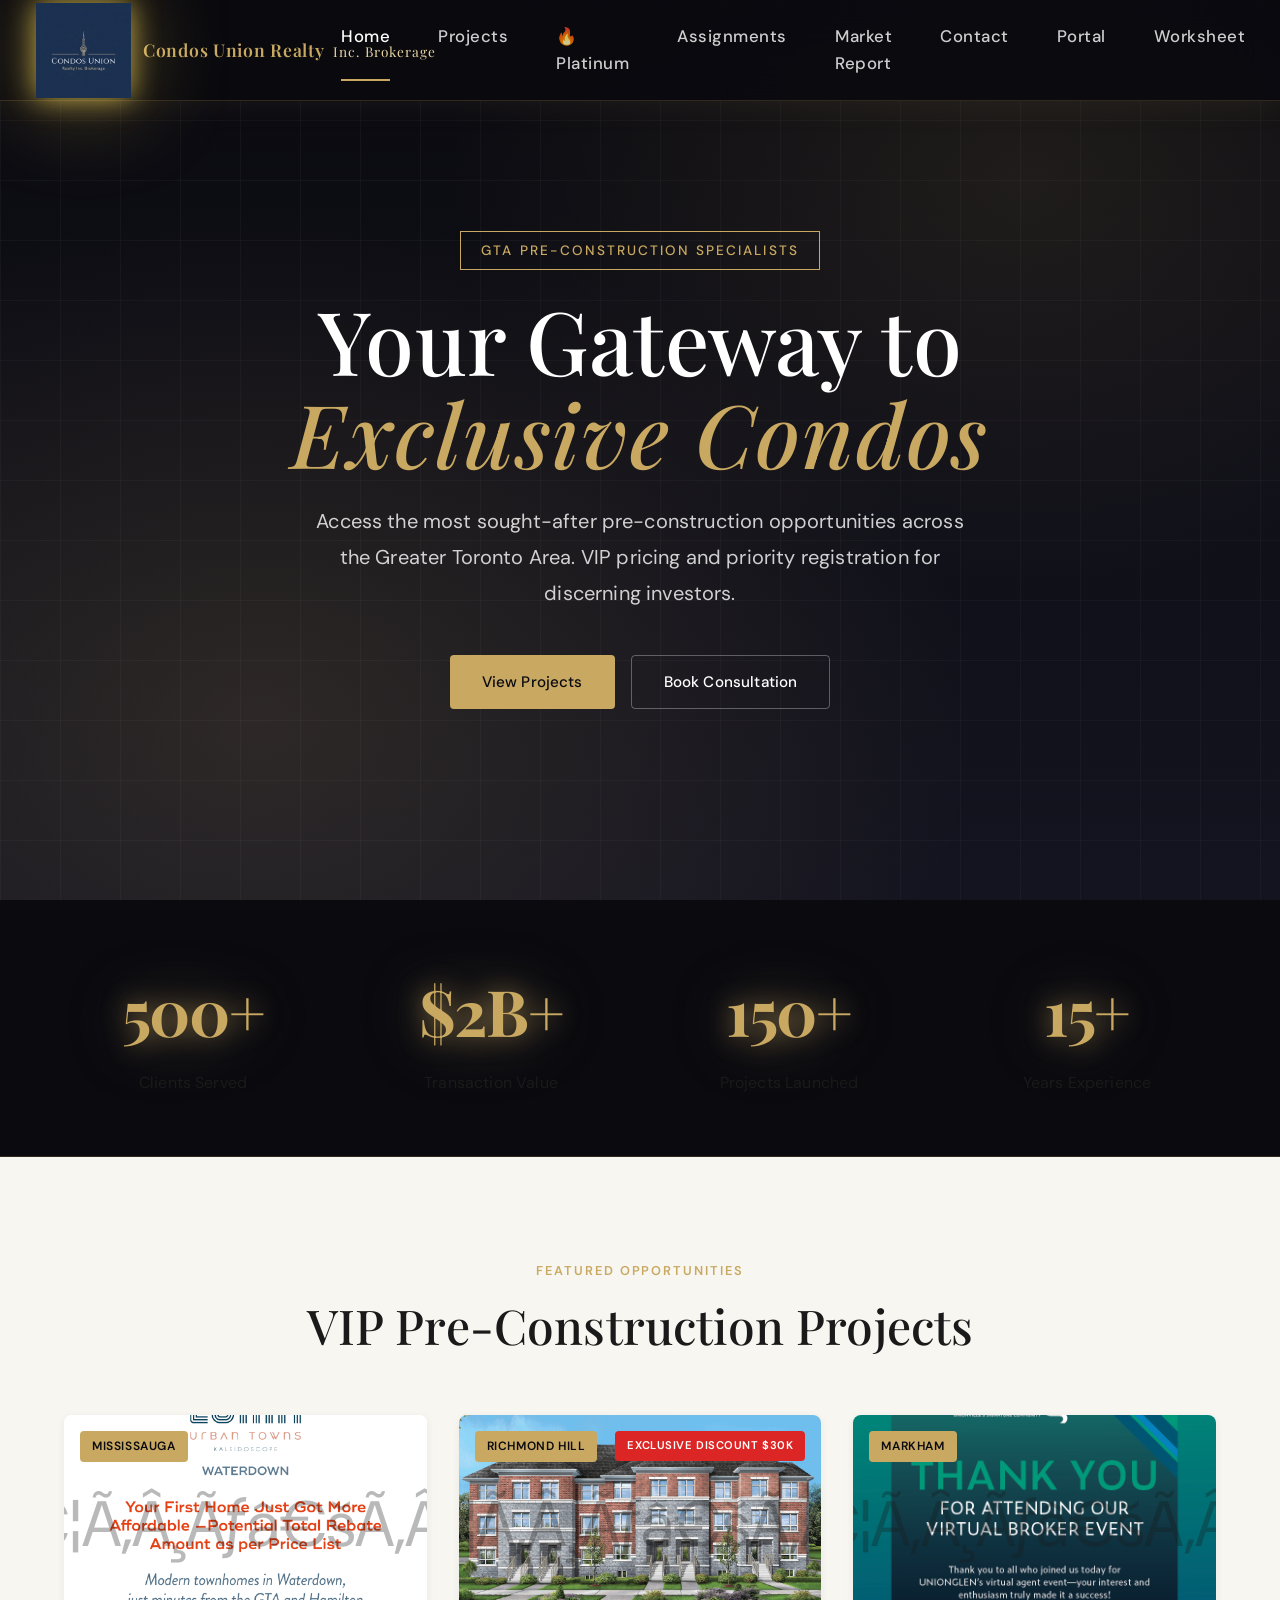
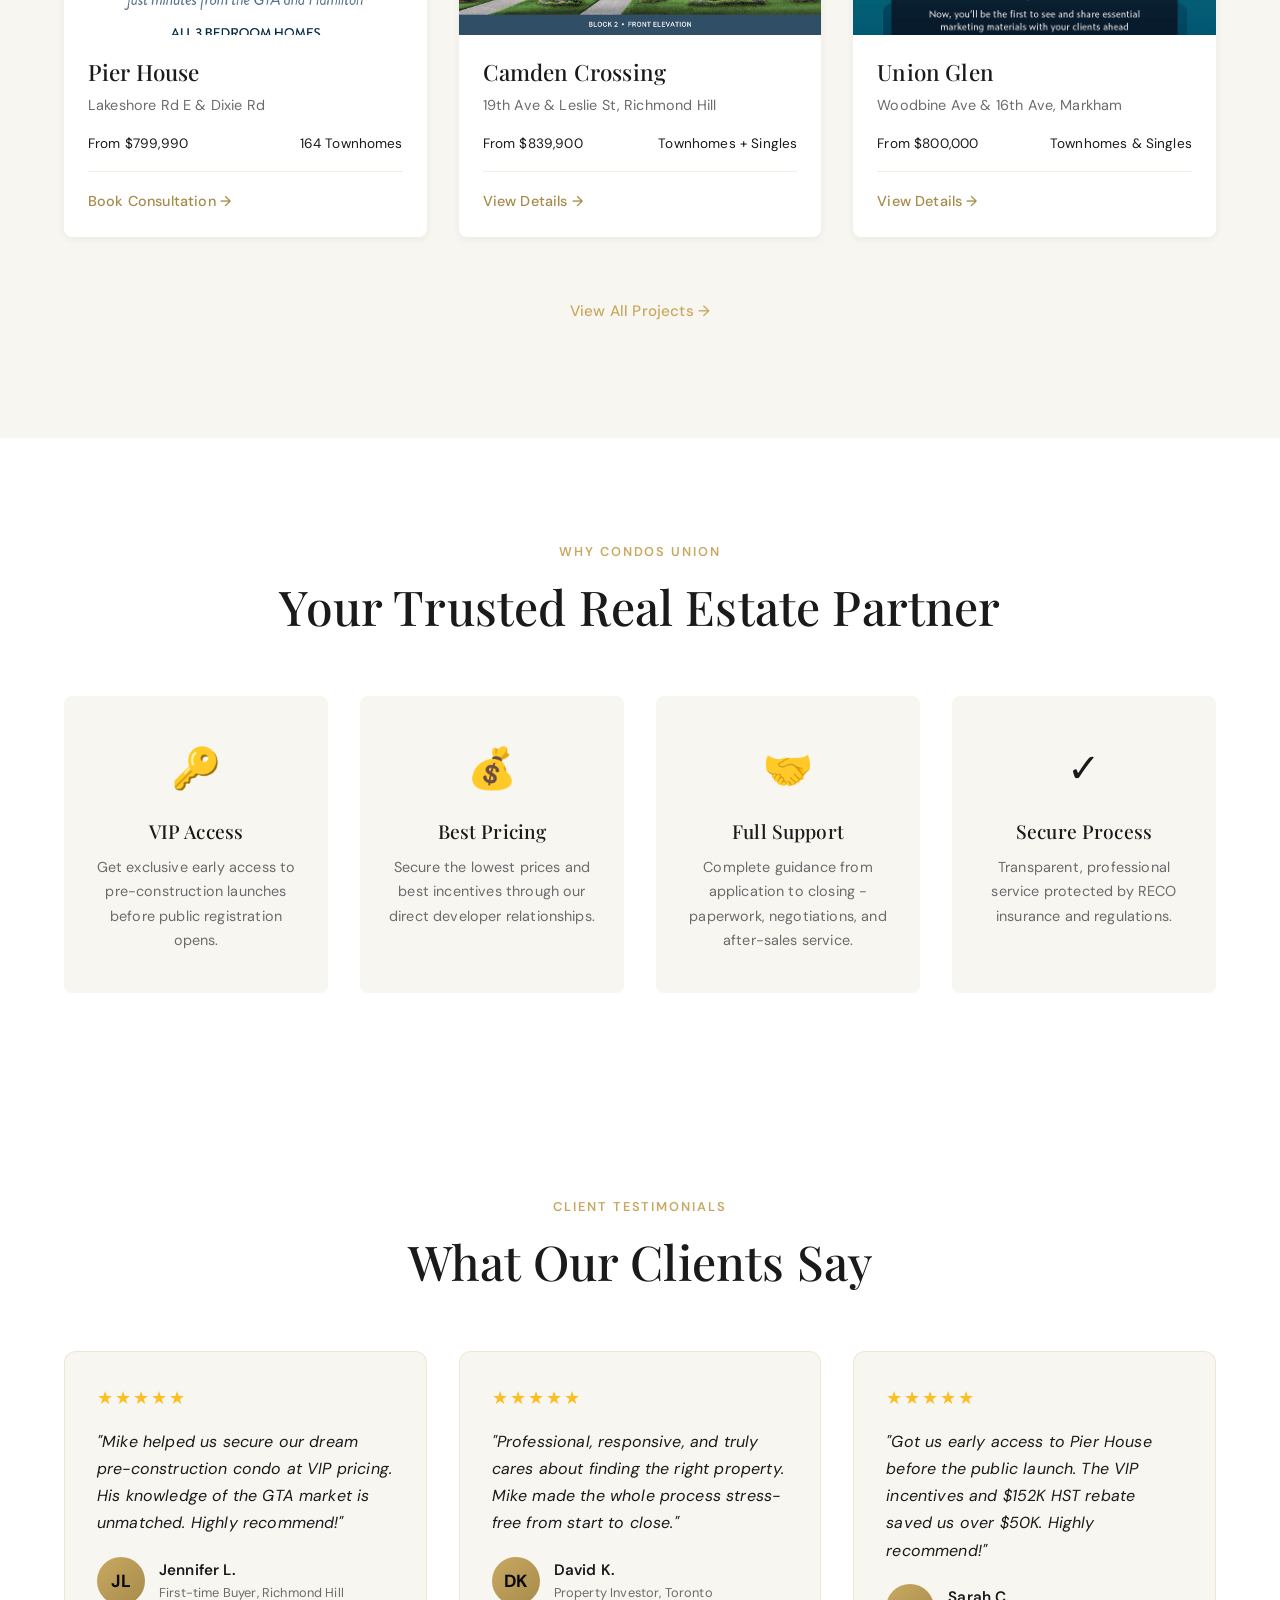
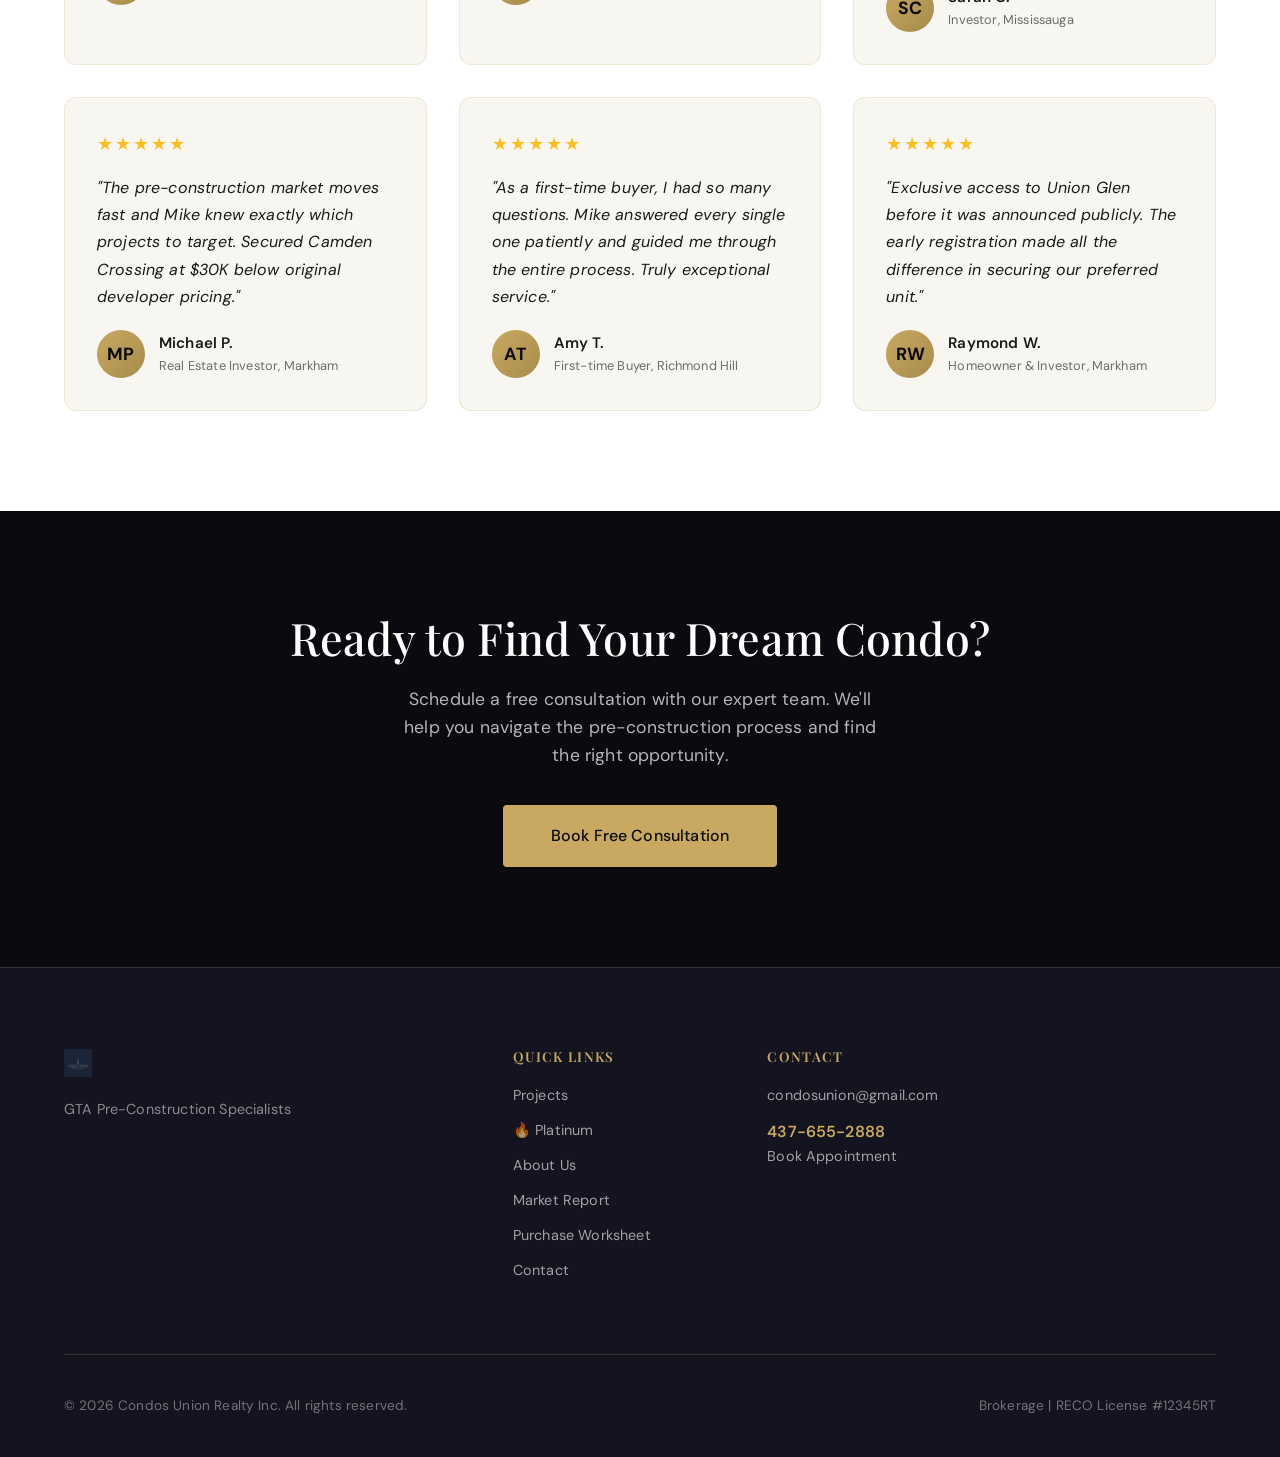
<file: index.html>
<!DOCTYPE html>
<html lang="en">
<head>
  <meta charset="UTF-8">
  <meta name="viewport" content="width=device-width, initial-scale=1.0">
  <title>Condos Union Realty | GTA Pre-Construction Specialists</title>
  <meta name="description" content="Exclusive pre-construction condo & townhome opportunities in the GTA. Expert guidance for investors and homebuyers. VIP pricing available.">
  <meta name="keywords" content="GTA pre-construction, Toronto condos, Mississauga townhomes, pre-construction homes, real estate investment, Condos Union Realty">
  
  <!-- Open Graph -->
  <meta property="og:title" content="Condos Union Realty | GTA Pre-Construction Specialists">
  <meta property="og:description" content="Exclusive pre-construction condo & townhome opportunities in the GTA. VIP pricing. Expert guidance.">
  <meta property="og:type" content="website">
  <meta property="og:url" content="https://condosunionrealty.com">
  <meta property="og:image" content="https://condosunionrealty.com/images/logo.png">
  <meta property="og:site_name" content="Condos Union Realty">
  
  <!-- Twitter Card -->
  <meta name="twitter:card" content="summary_large_image">
  <meta name="twitter:title" content="Condos Union Realty | GTA Pre-Construction">
  <meta name="twitter:description" content="Exclusive pre-construction opportunities in GTA. VIP pricing available.">
  <meta name="twitter:image" content="https://condosunionrealty.com/images/logo.png">
  
  <link rel="preconnect" href="https://fonts.googleapis.com">
  <link rel="preconnect" href="https://fonts.gstatic.com" crossorigin>
  <link href="https://fonts.googleapis.com/css2?family=Playfair+Display:wght@400;500;600;700&family=DM+Sans:wght@300;400;500;600&display=swap" rel="stylesheet">
  
  <link rel="stylesheet" href="css/style.css">
  <link rel="icon" type="image/svg+xml" href="images/logo.png">
  
  <!-- JSON-LD Schema -->
  <script type="application/ld+json">
  {
    "@context": "https://schema.org",
    "@type": "RealEstateAgent",
    "name": "Condos Union Realty Inc.",
    "description": "GTA pre-construction condo and townhome specialists.",
    "url": "https://condosunionrealty.com",
    "logo": "https://condosunionrealty.com/images/logo.png",
    "image": "https://condosunionrealty.com/images/logo.png",
    "address": {
      "@type": "PostalAddress",
      "addressLocality": "Toronto",
      "addressRegion": "ON",
      "addressCountry": "CA"
    },
    "telephone": "+1-437-655-2888",
    "email": "condosunion@gmail.com",
    "sameAs": [
      "https://calendly.com/condosunion"
    ]
  }
  </script>
</head>
<body>
  <!-- Navigation -->
  <nav class="nav">
    <div class="nav-container">
      <a href="index.html" class="nav-logo" style="display:flex;align-items:center;gap:12px;text-decoration:none;">
        <img src="images/logo.png" alt="Condos Union Realty">
        <span style="color:#c9a962;font-family:'Playfair Display',serif;font-size:1.1rem;font-weight:600;letter-spacing:0.04em;white-space:nowrap;">Condos Union Realty <span style="color:#e8d5a3;font-weight:400;font-size:0.85rem;margin-left:4px;letter-spacing:0.08em;">Inc. Brokerage</span></span>
      </a>
      <div class="nav-links">
        <a href="index.html" class="nav-link active">Home</a>
        <a href="projects.html" class="nav-link">Projects</a>
        <a href="platinum-projects.html" class="nav-link">🔥 Platinum</a>
        <a href="assignment.html" class="nav-link">Assignments</a>
        <a href="market-report.html" class="nav-link">Market Report</a>
        <a href="contact.html" class="nav-link">Contact</a>
        <a href="portal.html" class="nav-link">Portal</a>
        <a href="worksheet.html" class="nav-link">Worksheet</a>
      </div>
    </div>
  </nav>

  <!-- Hero Section -->
  <section class="hero">
    <div class="hero-bg"></div>
    <div class="hero-content">
      <span class="hero-tag">GTA Pre-Construction Specialists</span>
      <h1 class="hero-title">
        Your Gateway to<br>
        <span class="hero-highlight">Exclusive Condos</span>
      </h1>
      <p class="hero-subtitle">
        Access the most sought-after pre-construction opportunities across the Greater Toronto Area. 
        VIP pricing and priority registration for discerning investors.
      </p>
      <div class="hero-actions">
        <a href="projects.html" class="btn btn-primary">View Projects</a>
        <a href="https://calendly.com/condosunion" target="_blank" class="btn btn-secondary">Book Consultation</a>
      </div>
    </div>
  </section>

  <!-- Stats Section -->
  <section class="stats">
    <div class="container">
      <div class="stats-grid">
        <div class="stat-item">
          <span class="stat-number">500+</span>
          <span class="stat-label">Clients Served</span>
        </div>
        <div class="stat-item">
          <span class="stat-number">$2B+</span>
          <span class="stat-label">Transaction Value</span>
        </div>
        <div class="stat-item">
          <span class="stat-number">150+</span>
          <span class="stat-label">Projects Launched</span>
        </div>
        <div class="stat-item">
          <span class="stat-number">15+</span>
          <span class="stat-label">Years Experience</span>
        </div>
      </div>
    </div>
  </section>

  <!-- Featured Projects -->
  <section class="projects-section">
    <div class="container">
      <div class="section-header">
        <span class="section-tag">Featured Opportunities</span>
        <h2 class="section-title">VIP Pre-Construction Projects</h2>
      </div>
      
      <div class="projects-grid">
        <!-- Pier House -->
        <a href="projects.html" class="project-card">
          <div class="project-image" style="background-image: url('images/projects/luma.png'); background-size: cover; background-position: center;">
            <div class="project-badge">Mississauga</div>
          </div>
          <div class="project-info">
            <h3 class="project-name">Pier House</h3>
            <p class="project-location">Lakeshore Rd E & Dixie Rd</p>
            <div class="project-details">
              <span>From $799,990</span>
              <span>164 Townhomes</span>
            </div>
            <span class="project-cta">Book Consultation →</span>
          </div>
        </a>

        <!-- Camden Crossing -->
        <a href="projects.html" class="project-card">
          <div class="project-image" style="background-image: url('images/projects/camden-crossing.gif'); background-size: cover; background-position: center;">
            <div class="project-badge">Richmond Hill</div>
            <div class="project-status" style="background: #dc2626;">Exclusive Discount $30K</div>
          </div>
          <div class="project-info">
            <h3 class="project-name">Camden Crossing</h3>
            <p class="project-location">19th Ave & Leslie St, Richmond Hill</p>
            <div class="project-details">
              <span>From $839,900</span>
              <span>Townhomes + Singles</span>
            </div>
            <span class="project-cta">View Details →</span>
          </div>
        </a>

        <!-- Union Glen -->
        <a href="projects.html" class="project-card">
          <div class="project-image" style="background-image: url('images/projects/unionglen.png'); background-size: cover; background-position: center;">
            <div class="project-badge badge-gold">Markham</div>
          </div>
          <div class="project-info">
            <h3 class="project-name">Union Glen</h3>
            <p class="project-location">Woodbine Ave & 16th Ave, Markham</p>
            <div class="project-details">
              <span>From $800,000</span>
              <span>Townhomes & Singles</span>
            </div>
            <span class="project-cta">View Details →</span>
          </div>
        </a>
      </div>

      <div class="projects-more">
        <a href="projects.html" class="btn btn-text">View All Projects →</a>
      </div>
    </div>
  </section>

  <!-- Why Choose Us -->
  <section class="why-section">
    <div class="container">
      <div class="section-header">
        <span class="section-tag">Why Condos Union</span>
        <h2 class="section-title">Your Trusted Real Estate Partner</h2>
      </div>
      
      <div class="why-grid">
        <div class="why-card">
          <div class="why-icon">🔑</div>
          <h3 class="why-title">VIP Access</h3>
          <p class="why-text">Get exclusive early access to pre-construction launches before public registration opens.</p>
        </div>
        
        <div class="why-card">
          <div class="why-icon">💰</div>
          <h3 class="why-title">Best Pricing</h3>
          <p class="why-text">Secure the lowest prices and best incentives through our direct developer relationships.</p>
        </div>
        
        <div class="why-card">
          <div class="why-icon">🤝</div>
          <h3 class="why-title">Full Support</h3>
          <p class="why-text">Complete guidance from application to closing - paperwork, negotiations, and after-sales service.</p>
        </div>
        
        <div class="why-card">
          <div class="why-icon">✓</div>
          <h3 class="why-title">Secure Process</h3>
          <p class="why-text">Transparent, professional service protected by RECO insurance and regulations.</p>
        </div>
      </div>
    </div>
  </section>

  <!-- Testimonials -->
  <section class="testimonials-section">
    <div class="container">
      <div class="section-header">
        <span class="section-tag">Client Testimonials</span>
        <h2 class="section-title">What Our Clients Say</h2>
      </div>
      
      <div class="testimonials-grid">
        <div class="testimonial-card">
          <div class="testimonial-stars">★★★★★</div>
          <p class="testimonial-text">"Mike helped us secure our dream pre-construction condo at VIP pricing. His knowledge of the GTA market is unmatched. Highly recommend!"</p>
          <div class="testimonial-author">
            <div class="testimonial-avatar">JL</div>
            <div>
              <div class="testimonial-name">Jennifer L.</div>
              <div class="testimonial-role">First-time Buyer, Richmond Hill</div>
            </div>
          </div>
        </div>

        <div class="testimonial-card">
          <div class="testimonial-stars">★★★★★</div>
          <p class="testimonial-text">"Professional, responsive, and truly cares about finding the right property. Mike made the whole process stress-free from start to close."</p>
          <div class="testimonial-author">
            <div class="testimonial-avatar">DK</div>
            <div>
              <div class="testimonial-name">David K.</div>
              <div class="testimonial-role">Property Investor, Toronto</div>
            </div>
          </div>
        </div>

        <div class="testimonial-card">
          <div class="testimonial-stars">★★★★★</div>
          <p class="testimonial-text">"Got us early access to Pier House before the public launch. The VIP incentives and $152K HST rebate saved us over $50K. Highly recommend!"</p>
          <div class="testimonial-author">
            <div class="testimonial-avatar">SC</div>
            <div>
              <div class="testimonial-name">Sarah C.</div>
              <div class="testimonial-role">Investor, Mississauga</div>
            </div>
          </div>
        </div>

        <div class="testimonial-card">
          <div class="testimonial-stars">★★★★★</div>
          <p class="testimonial-text">"The pre-construction market moves fast and Mike knew exactly which projects to target. Secured Camden Crossing at $30K below original developer pricing."</p>
          <div class="testimonial-author">
            <div class="testimonial-avatar">MP</div>
            <div>
              <div class="testimonial-name">Michael P.</div>
              <div class="testimonial-role">Real Estate Investor, Markham</div>
            </div>
          </div>
        </div>

        <div class="testimonial-card">
          <div class="testimonial-stars">★★★★★</div>
          <p class="testimonial-text">"As a first-time buyer, I had so many questions. Mike answered every single one patiently and guided me through the entire process. Truly exceptional service."</p>
          <div class="testimonial-author">
            <div class="testimonial-avatar">AT</div>
            <div>
              <div class="testimonial-name">Amy T.</div>
              <div class="testimonial-role">First-time Buyer, Richmond Hill</div>
            </div>
          </div>
        </div>

        <div class="testimonial-card">
          <div class="testimonial-stars">★★★★★</div>
          <p class="testimonial-text">"Exclusive access to Union Glen before it was announced publicly. The early registration made all the difference in securing our preferred unit."</p>
          <div class="testimonial-author">
            <div class="testimonial-avatar">RW</div>
            <div>
              <div class="testimonial-name">Raymond W.</div>
              <div class="testimonial-role">Homeowner & Investor, Markham</div>
            </div>
          </div>
        </div>
      </div>
    </div>
  </section>

  <!-- CTA Section -->
  <section class="cta-section">
    <div class="container">
      <div class="cta-content">
        <h2 class="cta-title">Ready to Find Your Dream Condo?</h2>
        <p class="cta-text">Schedule a free consultation with our expert team. We'll help you navigate the pre-construction process and find the right opportunity.</p>
        <a href="https://calendly.com/condosunion" target="_blank" class="btn btn-primary btn-large">Book Free Consultation</a>
      </div>
    </div>
  </section>

  <!-- Footer -->
  <footer class="footer">
    <div class="container">
      <div class="footer-grid">
        <div class="footer-brand">
          <a href="index.html" class="footer-logo">
            <img src="images/logo.png" alt="Condos Union Realty" style="height: 28px;">
          </a>
          <p class="footer-tagline">GTA Pre-Construction Specialists</p>
        </div>
        
        <div class="footer-links">
          <h4 class="footer-heading">Quick Links</h4>
          <a href="projects.html" class="footer-link">Projects</a>
          <a href="platinum-projects.html" class="footer-link">🔥 Platinum</a>
          <a href="about.html" class="footer-link">About Us</a>
          <a href="market-report.html" class="footer-link">Market Report</a>
          <a href="worksheet.html" class="footer-link">Purchase Worksheet</a>
          <a href="contact.html" class="footer-link">Contact</a>
        </div>
        
        <div class="footer-contact">
          <h4 class="footer-heading">Contact</h4>
          <p class="footer-email">condosunion@gmail.com</p>
          <p class="footer-phone"><a href="tel:+14376552888" style="color:#c9a962;text-decoration:none;font-weight:600;">437-655-2888</a></p>
          <a href="https://calendly.com/condosunion" class="footer-link">Book Appointment</a>
        </div>
      </div>
      
      <div class="footer-bottom">
        <p>© 2026 Condos Union Realty Inc. All rights reserved.</p>
        <p>Brokerage | RECO License #12345RT</p>
      </div>
    </div>
  </footer>

  <script src="js/main.js"></script>
</body>
</html>
</file>
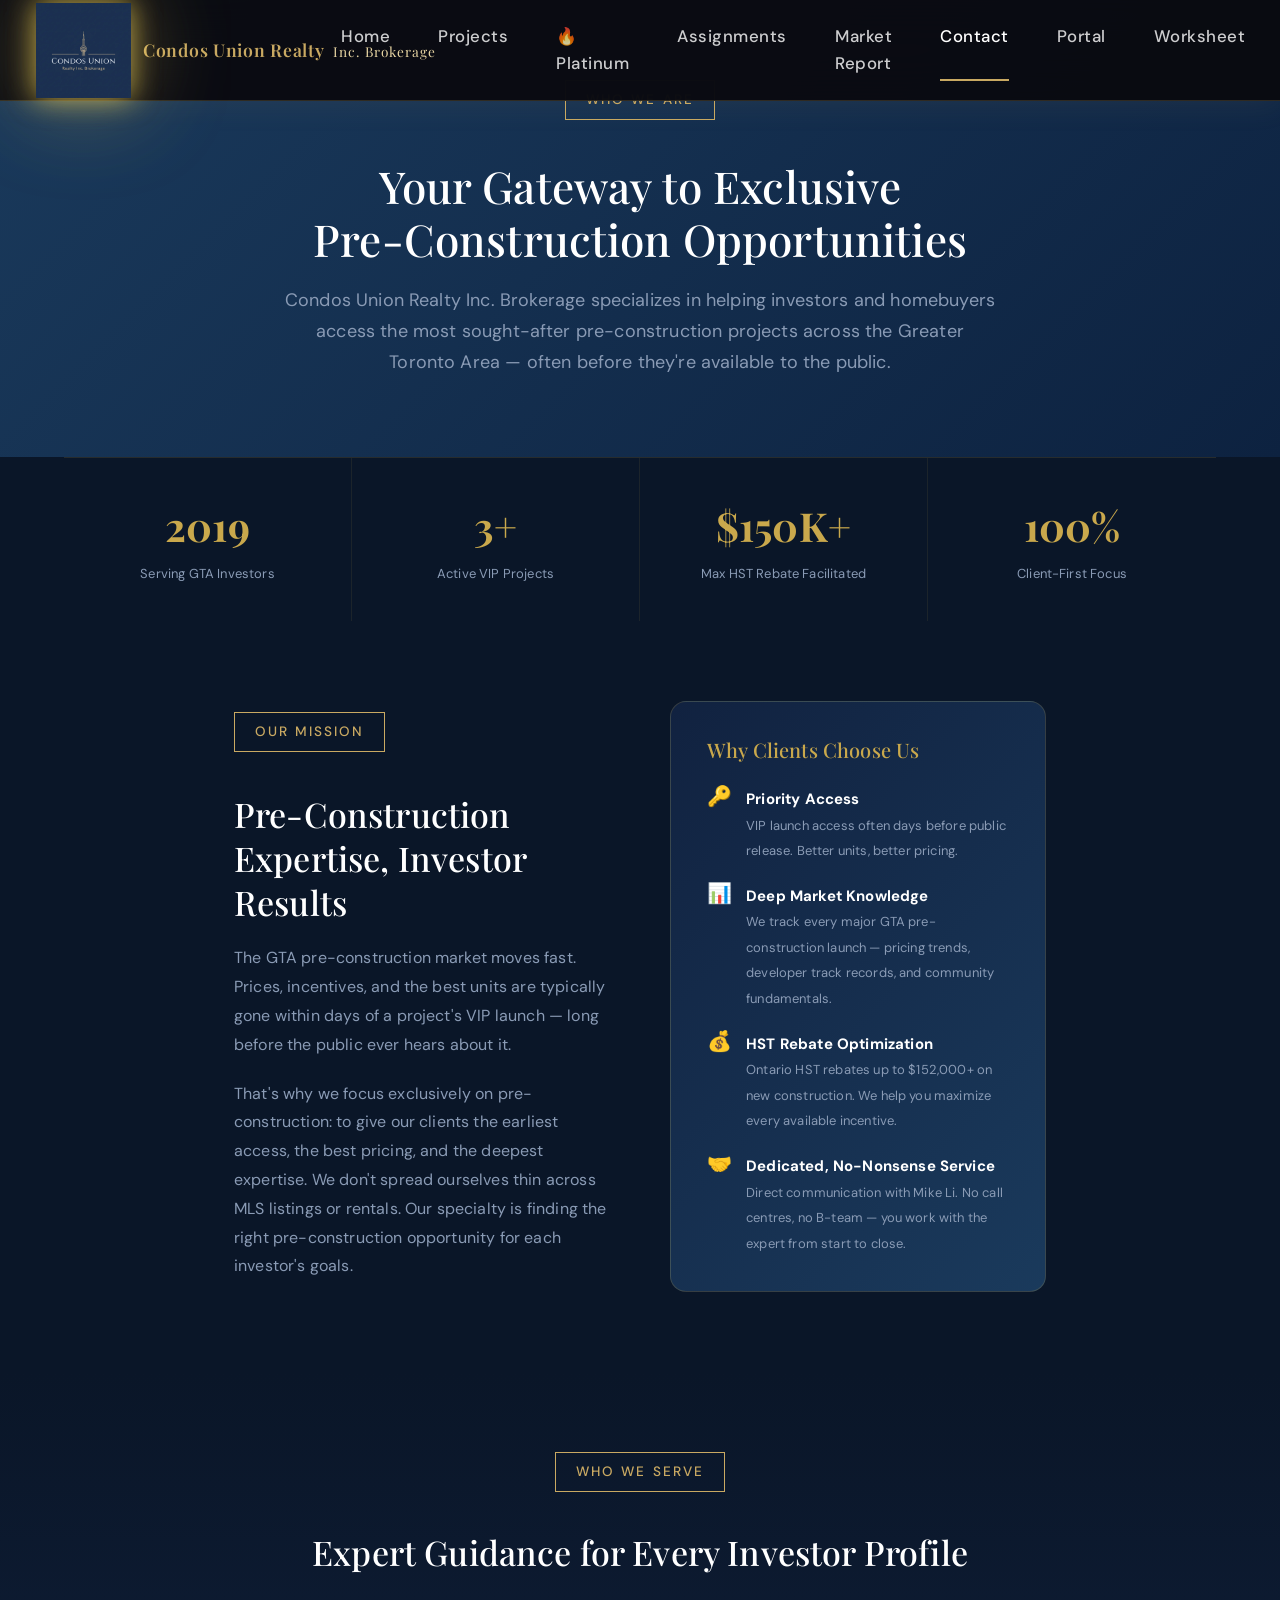
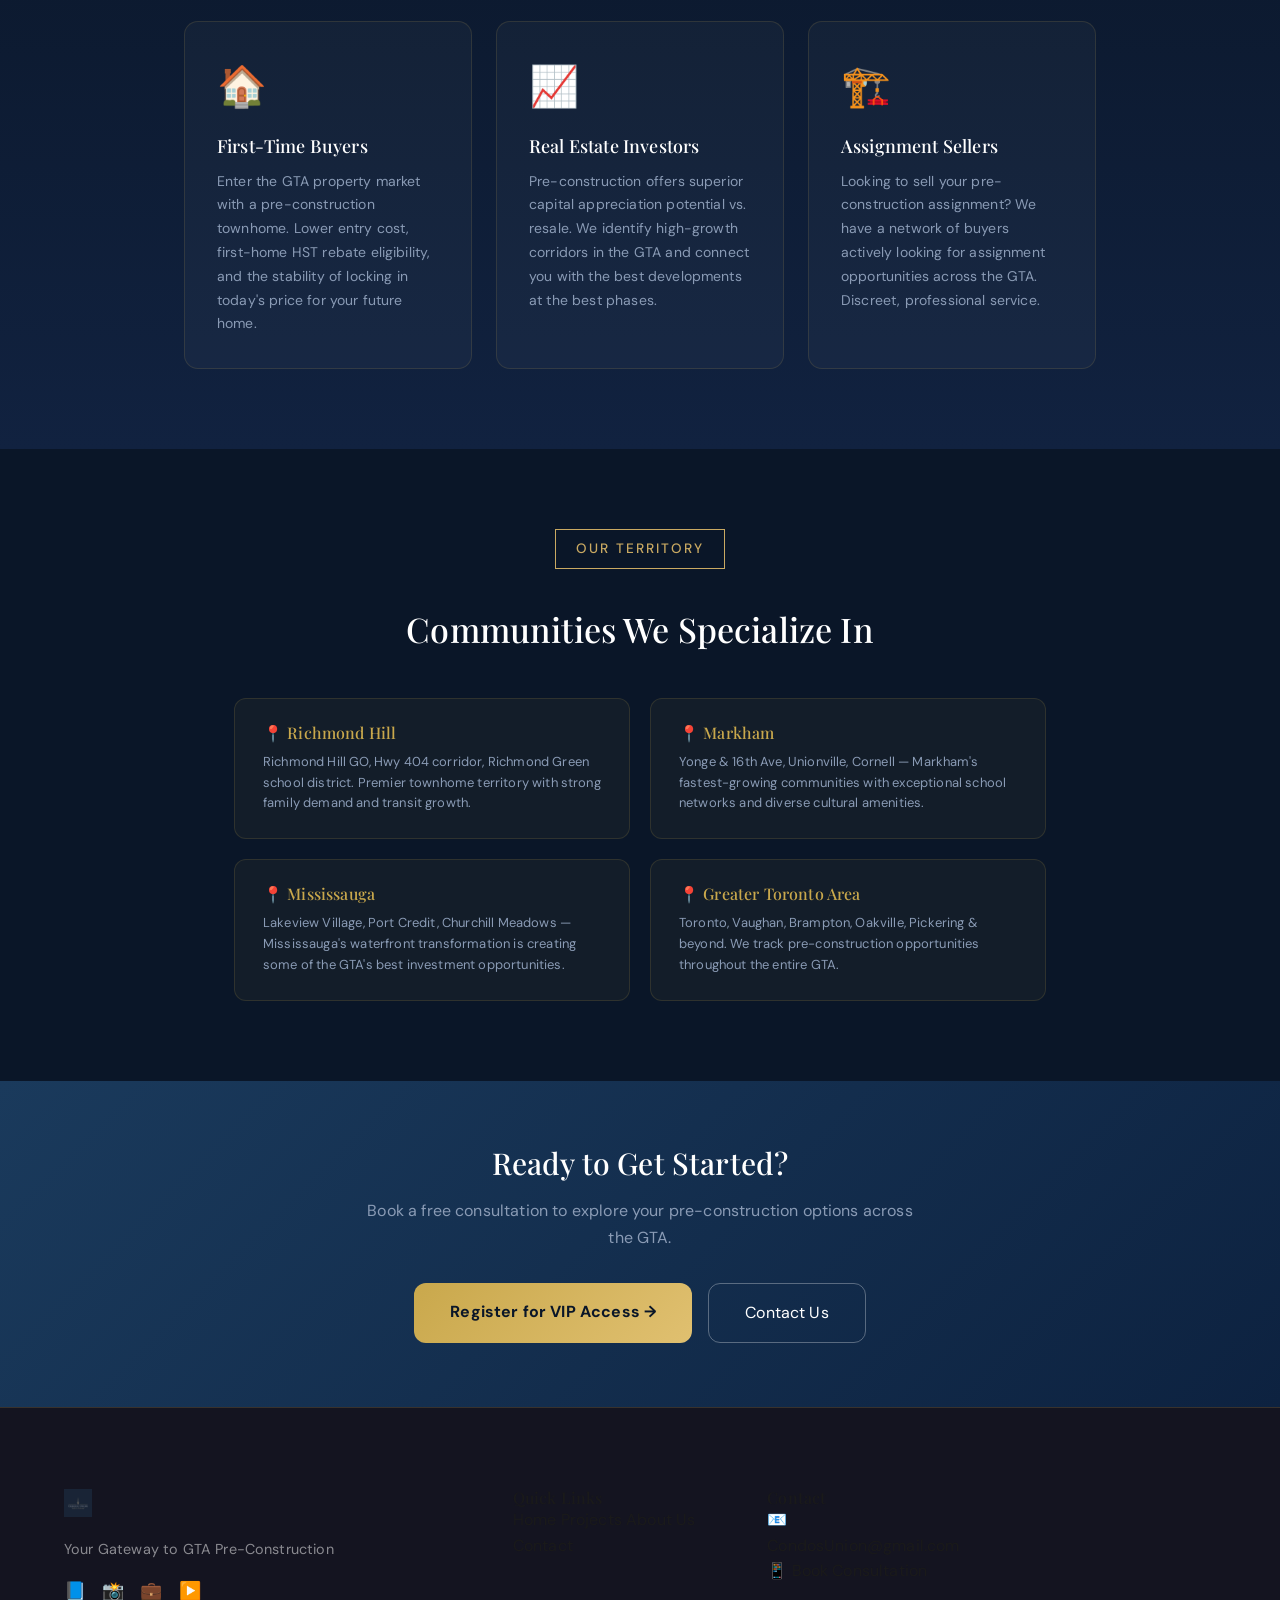
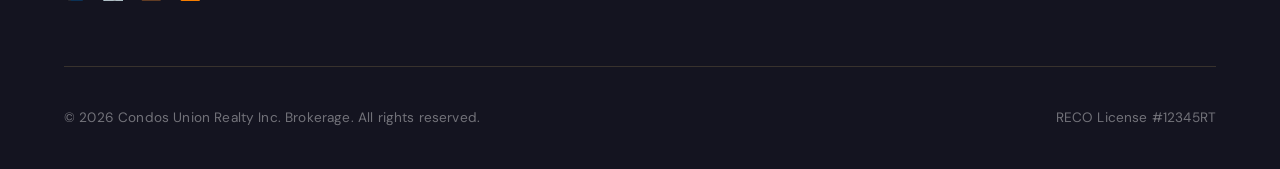
<file: about.html>
<!DOCTYPE html>
<html lang="en">
<head>
  <meta charset="UTF-8">
  <meta name="viewport" content="width=device-width, initial-scale=1.0">
  <title>About Us | Condos Union Realty — GTA Pre-Construction Specialists</title>
  <meta name="description" content="Condos Union Realty Inc. Brokerage — Your trusted GTA pre-construction specialists. Expert guidance on exclusive townhomes, condos & single-family homes in Richmond Hill, Markham & Mississauga.">
  <meta name="keywords" content="Condos Union Realty, GTA pre-construction broker, Richmond Hill realtor, Markham real estate, Mississauga new homes">

  <link rel="preconnect" href="https://fonts.googleapis.com">
  <link rel="preconnect" href="https://fonts.gstatic.com" crossorigin>
  <link href="https://fonts.googleapis.com/css2?family=Playfair+Display:wght@400;500;600;700&family=DM+Sans:wght@300;400;500;600&display=swap" rel="stylesheet">

  <link rel="stylesheet" href="css/style.css">
  <link rel="icon" type="image/svg+xml" href="images/logo.png">

  <script type="application/ld+json">
  {
    "@context": "https://schema.org",
    "@type": "AboutPage",
    "mainEntity": {
      "@type": "RealEstateAgent",
      "name": "Condos Union Realty Inc. Brokerage",
      "description": "GTA Pre-Construction Specialists. Expert guidance on exclusive pre-construction townhomes, condos & single-family homes across Richmond Hill, Markham & Mississauga.",
      "url": "https://condosunionrealty.com",
      "telephone": "CondosUnion@gmail.com",
      "email": "CondosUnion@gmail.com",
      "areaServed": {
        "@type": "Place",
        "name": "Greater Toronto Area (GTA), Ontario, Canada"
      },
      "knowsAbout": ["Pre-Construction Real Estate", "GTA Condos", "Townhome Investments", "HST Rebates", "Assignment Sales"],
      "areaServed": "Richmond Hill, Markham, Mississauga, Toronto, GTA"
    }
  }
  </script>
</head>
<body>
  <nav class="nav">
    <div class="nav-container">
      <a href="index.html" class="nav-logo" style="display:flex;align-items:center;gap:12px;text-decoration:none;">
        <img src="images/logo.png" alt="Condos Union Realty">
        <span style="color:#c9a962;font-family:'Playfair Display',serif;font-size:1.1rem;font-weight:600;letter-spacing:0.04em;white-space:nowrap;">Condos Union Realty <span style="color:#e8d5a3;font-weight:400;font-size:0.85rem;margin-left:4px;letter-spacing:0.08em;">Inc. Brokerage</span></span>
      </a>
      <div class="nav-links">
        <a href="index.html" class="nav-link">Home</a>
        <a href="projects.html" class="nav-link">Projects</a>
        <a href="platinum-projects.html" class="nav-link">🔥 Platinum</a>
        <a href="assignment.html" class="nav-link">Assignments</a>
        <a href="market-report.html" class="nav-link">Market Report</a>
        <a href="contact.html" class="nav-link active">Contact</a>
        <a href="portal.html" class="nav-link">Portal</a>
        <a href="worksheet.html" class="nav-link">Worksheet</a>
      </div>
      <button class="nav-toggle" aria-label="Toggle menu"><span></span><span></span></button>
    </div>
  </nav>

  <div class="mobile-menu">
    <a href="index.html" class="mobile-link">Home</a>
    <a href="projects.html" class="mobile-link">Projects</a>
    <a href="assignment.html" class="mobile-link">Assignments</a>
    <a href="market-report.html" class="mobile-link">Market Report</a>
    <a href="about.html" class="mobile-link active">About</a>
    <a href="contact.html" class="mobile-link">Contact</a>
    <a href="portal.html" class="mobile-link">Portal</a>
    <a href="worksheet.html" class="mobile-link">Worksheet</a>
  </div>

  <!-- Hero -->
  <section style="background: linear-gradient(135deg, #1a3a5c, #0d2240); padding: 80px 0; text-align:center;">
    <div class="container" style="max-width:760px;">
      <span class="hero-tag">Who We Are</span>
      <h1 style="color:#fff; font-size:44px; font-family:'Playfair Display',serif; margin:16px 0 20px; line-height:1.2;">Your Gateway to Exclusive<br>Pre-Construction Opportunities</h1>
      <p style="color:#8a9bb5; font-size:18px; line-height:1.7;">Condos Union Realty Inc. Brokerage specializes in helping investors and homebuyers access the most sought-after pre-construction projects across the Greater Toronto Area — often before they're available to the public.</p>
    </div>
  </section>

  <!-- Stats -->
  <section style="background: #0a1628; padding: 0;">
    <div class="container">
      <div style="display:grid; grid-template-columns: repeat(4, 1fr); border-top: 1px solid rgba(201,168,76,0.15);">
        <div style="text-align:center; padding:36px 20px; border-right:1px solid rgba(201,168,76,0.1);">
          <div style="color:#c9a84c; font-size:40px; font-weight:700; font-family:'Playfair Display',serif;">2019</div>
          <div style="color:#8a9bb5; font-size:13px; margin-top:6px;">Serving GTA Investors</div>
        </div>
        <div style="text-align:center; padding:36px 20px; border-right:1px solid rgba(201,168,76,0.1);">
          <div style="color:#c9a84c; font-size:40px; font-weight:700; font-family:'Playfair Display',serif;">3+</div>
          <div style="color:#8a9bb5; font-size:13px; margin-top:6px;">Active VIP Projects</div>
        </div>
        <div style="text-align:center; padding:36px 20px; border-right:1px solid rgba(201,168,76,0.1);">
          <div style="color:#c9a84c; font-size:40px; font-weight:700; font-family:'Playfair Display',serif;">$150K+</div>
          <div style="color:#8a9bb5; font-size:13px; margin-top:6px;">Max HST Rebate Facilitated</div>
        </div>
        <div style="text-align:center; padding:36px 20px;">
          <div style="color:#c9a84c; font-size:40px; font-weight:700; font-family:'Playfair Display',serif;">100%</div>
          <div style="color:#8a9bb5; font-size:13px; margin-top:6px;">Client-First Focus</div>
        </div>
      </div>
    </div>
  </section>

  <!-- Mission -->
  <section style="background: #0a1628; padding: 80px 0;">
    <div class="container" style="max-width:860px;">
      <div style="display:grid; grid-template-columns: 1fr 1fr; gap:60px; align-items:center;">
        <div>
          <span class="hero-tag">Our Mission</span>
          <h2 style="color:#fff; font-size:34px; font-family:'Playfair Display',serif; margin:16px 0 20px; line-height:1.3;">Pre-Construction Expertise, Investor Results</h2>
          <p style="color:#8a9bb5; font-size:16px; line-height:1.8; margin-bottom:20px;">
            The GTA pre-construction market moves fast. Prices, incentives, and the best units are typically gone within days of a project's VIP launch — long before the public ever hears about it.
          </p>
          <p style="color:#8a9bb5; font-size:16px; line-height:1.8;">
            That's why we focus exclusively on pre-construction: to give our clients the earliest access, the best pricing, and the deepest expertise. We don't spread ourselves thin across MLS listings or rentals. Our specialty is finding the right pre-construction opportunity for each investor's goals.
          </p>
        </div>
        <div style="background:linear-gradient(135deg, #112240, #1a3a5c); border:1px solid rgba(201,168,76,0.2); border-radius:16px; padding:36px;">
          <h3 style="color:#c9a84c; font-size:20px; margin-bottom:24px; font-family:'Playfair Display',serif;">Why Clients Choose Us</h3>
          <ul style="list-style:none; padding:0; margin:0;">
            <li style="display:flex; gap:14px; margin-bottom:20px; align-items:flex-start;">
              <span style="color:#c9a84c; font-size:20px; line-height:1;">🔑</span>
              <div><strong style="color:#fff; font-size:15px;">Priority Access</strong><br><span style="color:#8a9bb5; font-size:13px; line-height:1.6;">VIP launch access often days before public release. Better units, better pricing.</span></div>
            </li>
            <li style="display:flex; gap:14px; margin-bottom:20px; align-items:flex-start;">
              <span style="color:#c9a84c; font-size:20px; line-height:1;">📊</span>
              <div><strong style="color:#fff; font-size:15px;">Deep Market Knowledge</strong><br><span style="color:#8a9bb5; font-size:13px; line-height:1.6;">We track every major GTA pre-construction launch — pricing trends, developer track records, and community fundamentals.</span></div>
            </li>
            <li style="display:flex; gap:14px; margin-bottom:20px; align-items:flex-start;">
              <span style="color:#c9a84c; font-size:20px; line-height:1;">💰</span>
              <div><strong style="color:#fff; font-size:15px;">HST Rebate Optimization</strong><br><span style="color:#8a9bb5; font-size:13px; line-height:1.6;">Ontario HST rebates up to $152,000+ on new construction. We help you maximize every available incentive.</span></div>
            </li>
            <li style="display:flex; gap:14px; align-items:flex-start;">
              <span style="color:#c9a84c; font-size:20px; line-height:1;">🤝</span>
              <div><strong style="color:#fff; font-size:15px;">Dedicated, No-Nonsense Service</strong><br><span style="color:#8a9bb5; font-size:13px; line-height:1.6;">Direct communication with Mike Li. No call centres, no B-team — you work with the expert from start to close.</span></div>
            </li>
          </ul>
        </div>
      </div>
    </div>
  </section>

  <!-- Who We Serve -->
  <section style="background: linear-gradient(180deg, #0a1628 0%, #112240 100%); padding: 80px 0;">
    <div class="container" style="max-width:960px; text-align:center;">
      <span class="hero-tag">Who We Serve</span>
      <h2 style="color:#fff; font-size:34px; font-family:'Playfair Display',serif; margin:16px 0 48px;">Expert Guidance for Every Investor Profile</h2>
      <div style="display:grid; grid-template-columns: repeat(3, 1fr); gap:24px; text-align:left;">
        <div style="background:rgba(255,255,255,0.03); border:1px solid rgba(201,168,76,0.15); border-radius:14px; padding:32px;">
          <div style="font-size:40px; margin-bottom:18px;">🏠</div>
          <h3 style="color:#fff; font-size:18px; margin-bottom:12px;">First-Time Buyers</h3>
          <p style="color:#8a9bb5; font-size:14px; line-height:1.7;">Enter the GTA property market with a pre-construction townhome. Lower entry cost, first-home HST rebate eligibility, and the stability of locking in today's price for your future home.</p>
        </div>
        <div style="background:rgba(255,255,255,0.03); border:1px solid rgba(201,168,76,0.15); border-radius:14px; padding:32px;">
          <div style="font-size:40px; margin-bottom:18px;">📈</div>
          <h3 style="color:#fff; font-size:18px; margin-bottom:12px;">Real Estate Investors</h3>
          <p style="color:#8a9bb5; font-size:14px; line-height:1.7;">Pre-construction offers superior capital appreciation potential vs. resale. We identify high-growth corridors in the GTA and connect you with the best developments at the best phases.</p>
        </div>
        <div style="background:rgba(255,255,255,0.03); border:1px solid rgba(201,168,76,0.15); border-radius:14px; padding:32px;">
          <div style="font-size:40px; margin-bottom:18px;">🏗️</div>
          <h3 style="color:#fff; font-size:18px; margin-bottom:12px;">Assignment Sellers</h3>
          <p style="color:#8a9bb5; font-size:14px; line-height:1.7;">Looking to sell your pre-construction assignment? We have a network of buyers actively looking for assignment opportunities across the GTA. Discreet, professional service.</p>
        </div>
      </div>
    </div>
  </section>

  <!-- Areas -->
  <section style="background: #0a1628; padding: 80px 0;">
    <div class="container" style="max-width:860px;">
      <div style="text-align:center; margin-bottom:48px;">
        <span class="hero-tag">Our Territory</span>
        <h2 style="color:#fff; font-size:34px; font-family:'Playfair Display',serif; margin:16px 0 0;">Communities We Specialize In</h2>
      </div>
      <div style="display:grid; grid-template-columns: repeat(2, 1fr); gap:20px;">
        <div style="background:rgba(201,168,76,0.05); border:1px solid rgba(201,168,76,0.15); border-radius:12px; padding:24px 28px;">
          <h4 style="color:#c9a84c; font-size:16px; margin-bottom:10px;">📍 Richmond Hill</h4>
          <p style="color:#8a9bb5; font-size:13px; line-height:1.6;">Richmond Hill GO, Hwy 404 corridor, Richmond Green school district. Premier townhome territory with strong family demand and transit growth.</p>
        </div>
        <div style="background:rgba(201,168,76,0.05); border:1px solid rgba(201,168,76,0.15); border-radius:12px; padding:24px 28px;">
          <h4 style="color:#c9a84c; font-size:16px; margin-bottom:10px;">📍 Markham</h4>
          <p style="color:#8a9bb5; font-size:13px; line-height:1.6;">Yonge & 16th Ave, Unionville, Cornell — Markham's fastest-growing communities with exceptional school networks and diverse cultural amenities.</p>
        </div>
        <div style="background:rgba(201,168,76,0.05); border:1px solid rgba(201,168,76,0.15); border-radius:12px; padding:24px 28px;">
          <h4 style="color:#c9a84c; font-size:16px; margin-bottom:10px;">📍 Mississauga</h4>
          <p style="color:#8a9bb5; font-size:13px; line-height:1.6;">Lakeview Village, Port Credit, Churchill Meadows — Mississauga's waterfront transformation is creating some of the GTA's best investment opportunities.</p>
        </div>
        <div style="background:rgba(201,168,76,0.05); border:1px solid rgba(201,168,76,0.15); border-radius:12px; padding:24px 28px;">
          <h4 style="color:#c9a84c; font-size:16px; margin-bottom:10px;">📍 Greater Toronto Area</h4>
          <p style="color:#8a9bb5; font-size:13px; line-height:1.6;">Toronto, Vaughan, Brampton, Oakville, Pickering & beyond. We track pre-construction opportunities throughout the entire GTA.</p>
        </div>
      </div>
    </div>
  </section>

  <!-- CTA -->
  <section style="background:linear-gradient(135deg, #1a3a5c, #0d2240); padding:64px 0; text-align:center;">
    <div class="container" style="max-width:600px;">
      <h2 style="color:#fff; font-size:30px; font-family:'Playfair Display',serif; margin-bottom:16px;">Ready to Get Started?</h2>
      <p style="color:#8a9bb5; font-size:16px; line-height:1.7; margin-bottom:32px;">Book a free consultation to explore your pre-construction options across the GTA.</p>
      <div style="display:flex; gap:16px; justify-content:center; flex-wrap:wrap;">
        <a href="apply.html" style="background:linear-gradient(135deg, #c9a84c, #e0c070); color:#0a1628; font-weight:700; padding:16px 36px; border-radius:12px; text-decoration:none; font-size:16px;">Register for VIP Access →</a>
        <a href="contact.html" style="background:transparent; color:#fff; padding:16px 36px; border-radius:12px; text-decoration:none; font-size:16px; border:1px solid rgba(255,255,255,0.3);">Contact Us</a>
      </div>
    </div>
  </section>

  <!-- Footer -->
  <footer class="footer">
    <div class="container">
      <div class="footer-grid">
        <div class="footer-brand">
          <a href="index.html" class="footer-logo"><img src="images/logo.png" alt="Condos Union Realty" style="height:28px;"></a>
          <p class="footer-tagline">Your Gateway to GTA Pre-Construction</p>
          <div style="display:flex; gap:16px; margin-top:16px;">
            <a href="#" style="color:#8a9bb5; font-size:18px;" title="Facebook">📘</a>
            <a href="#" style="color:#8a9bb5; font-size:18px;" title="Instagram">📸</a>
            <a href="#" style="color:#8a9bb5; font-size:18px;" title="LinkedIn">💼</a>
            <a href="#" style="color:#8a9bb5; font-size:18px;" title="YouTube">▶️</a>
          </div>
        </div>
        <div class="footer-links">
          <h4>Quick Links</h4>
          <a href="index.html">Home</a>
          <a href="projects.html">Projects</a>
          <a href="about.html">About Us</a>
          <a href="contact.html">Contact</a>
        </div>
        <div class="footer-contact">
          <h4>Contact</h4>
          <p>📧 CondosUnion@gmail.com</p>
          <p>📱 <a href="https://calendly.com/condosunion">Book Consultation</a></p>
        </div>
      </div>
      <div class="footer-bottom">
        <p>© 2026 Condos Union Realty Inc. Brokerage. All rights reserved.</p>
        <p>RECO License #12345RT</p>
      </div>
    </div>
  </footer>

  <script src="js/main.js"></script>
</body>
</html>
</file>
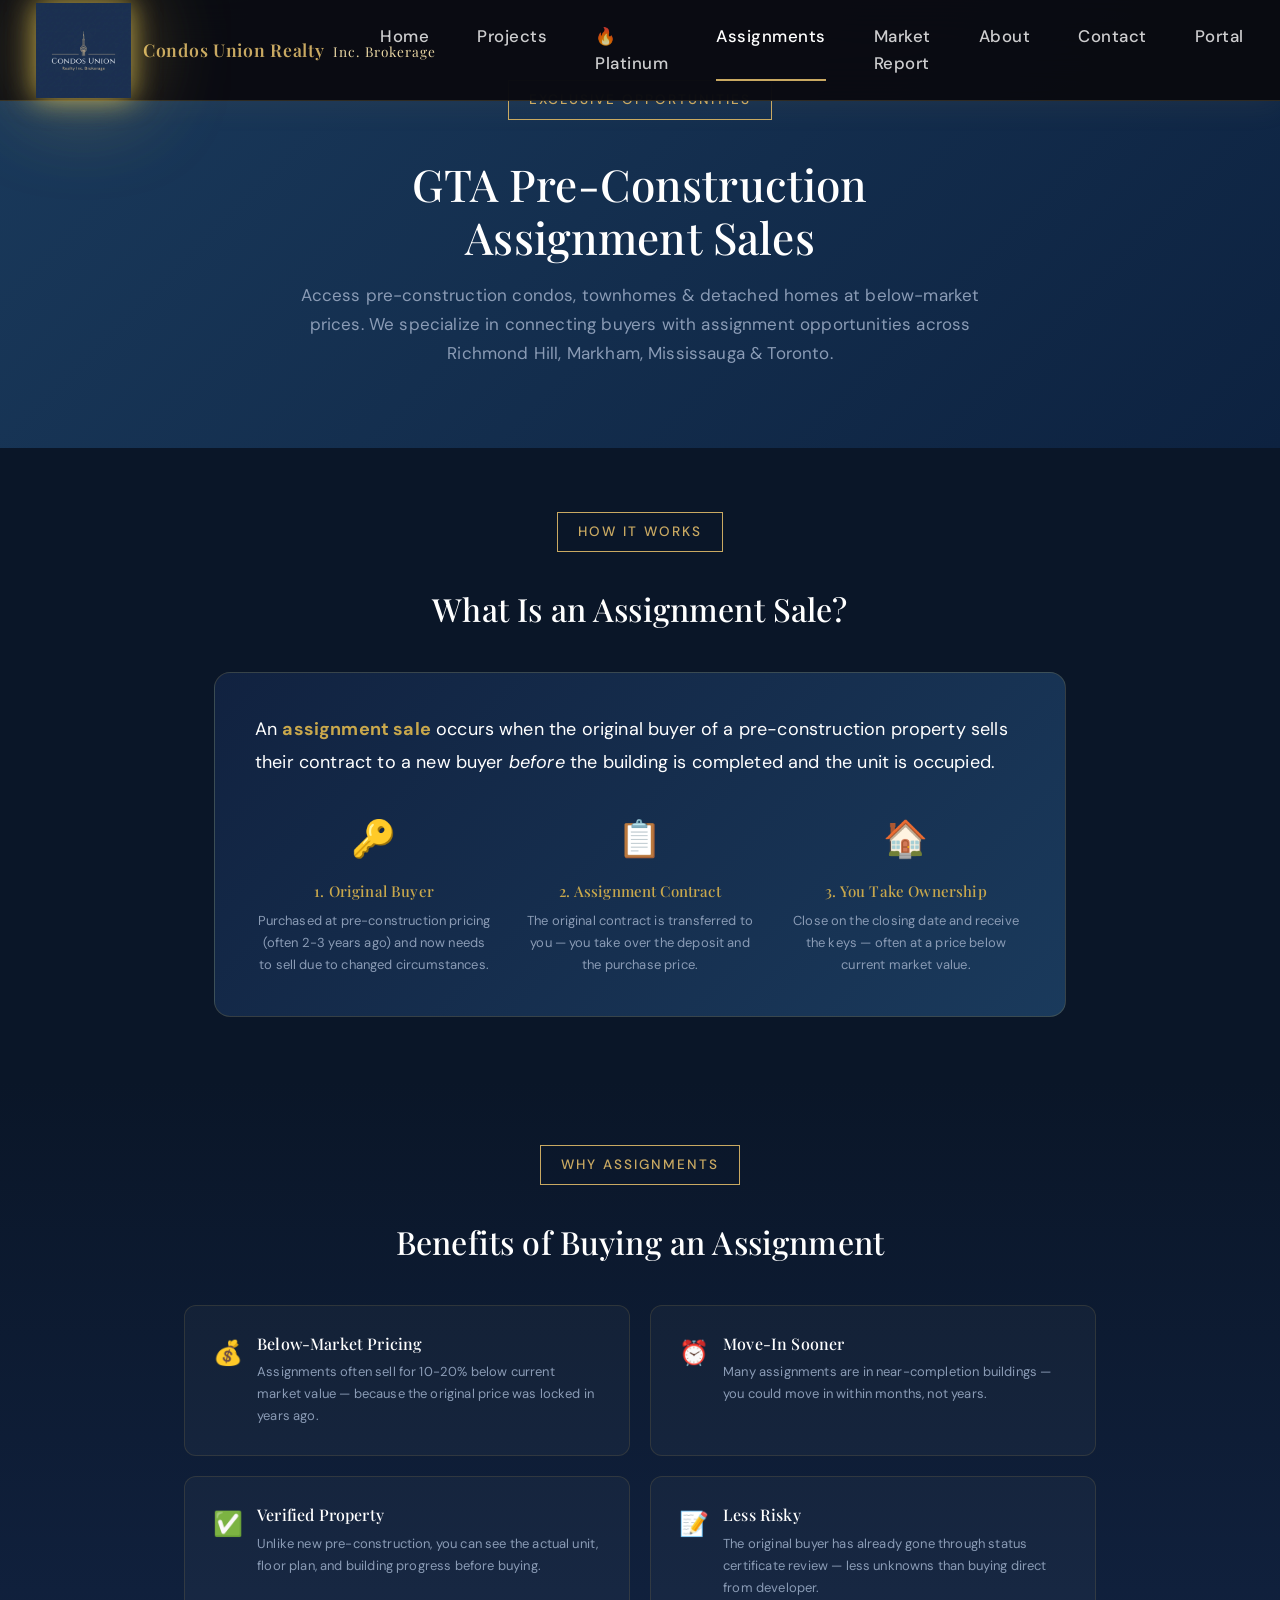
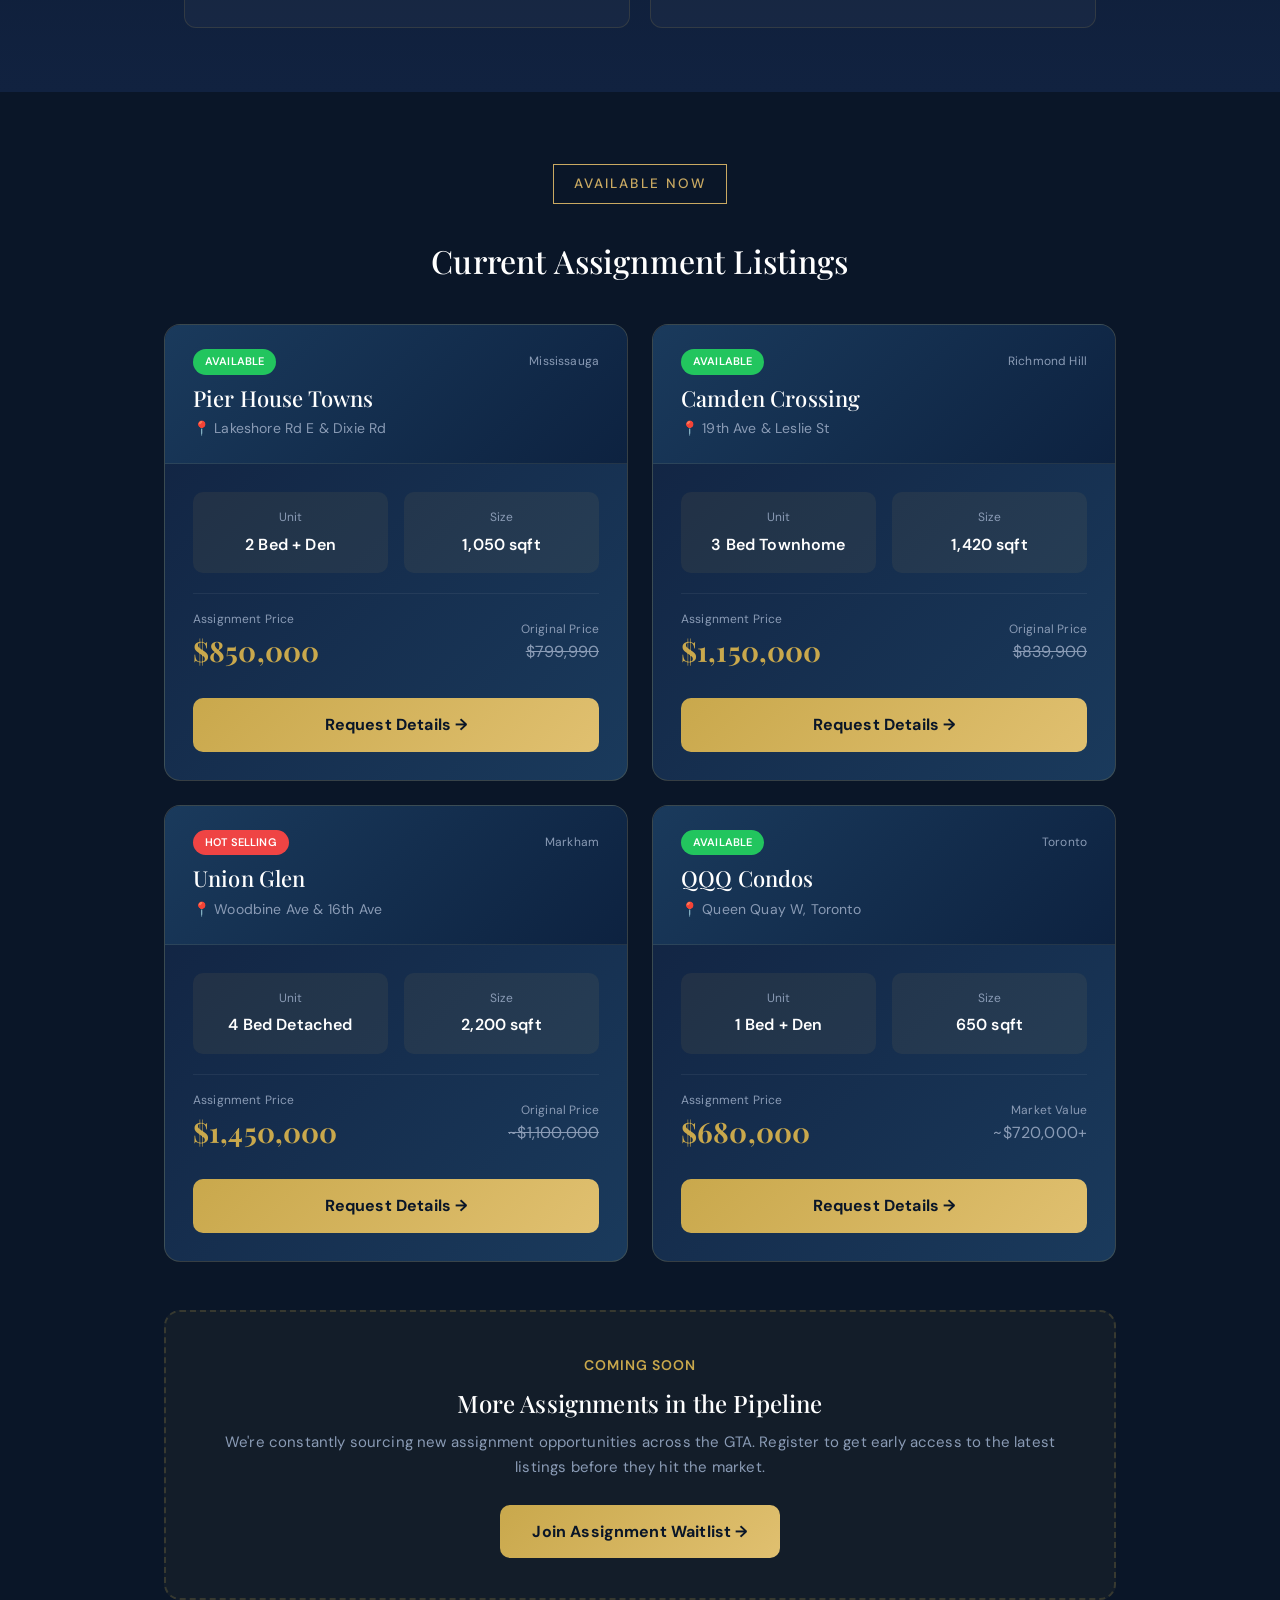
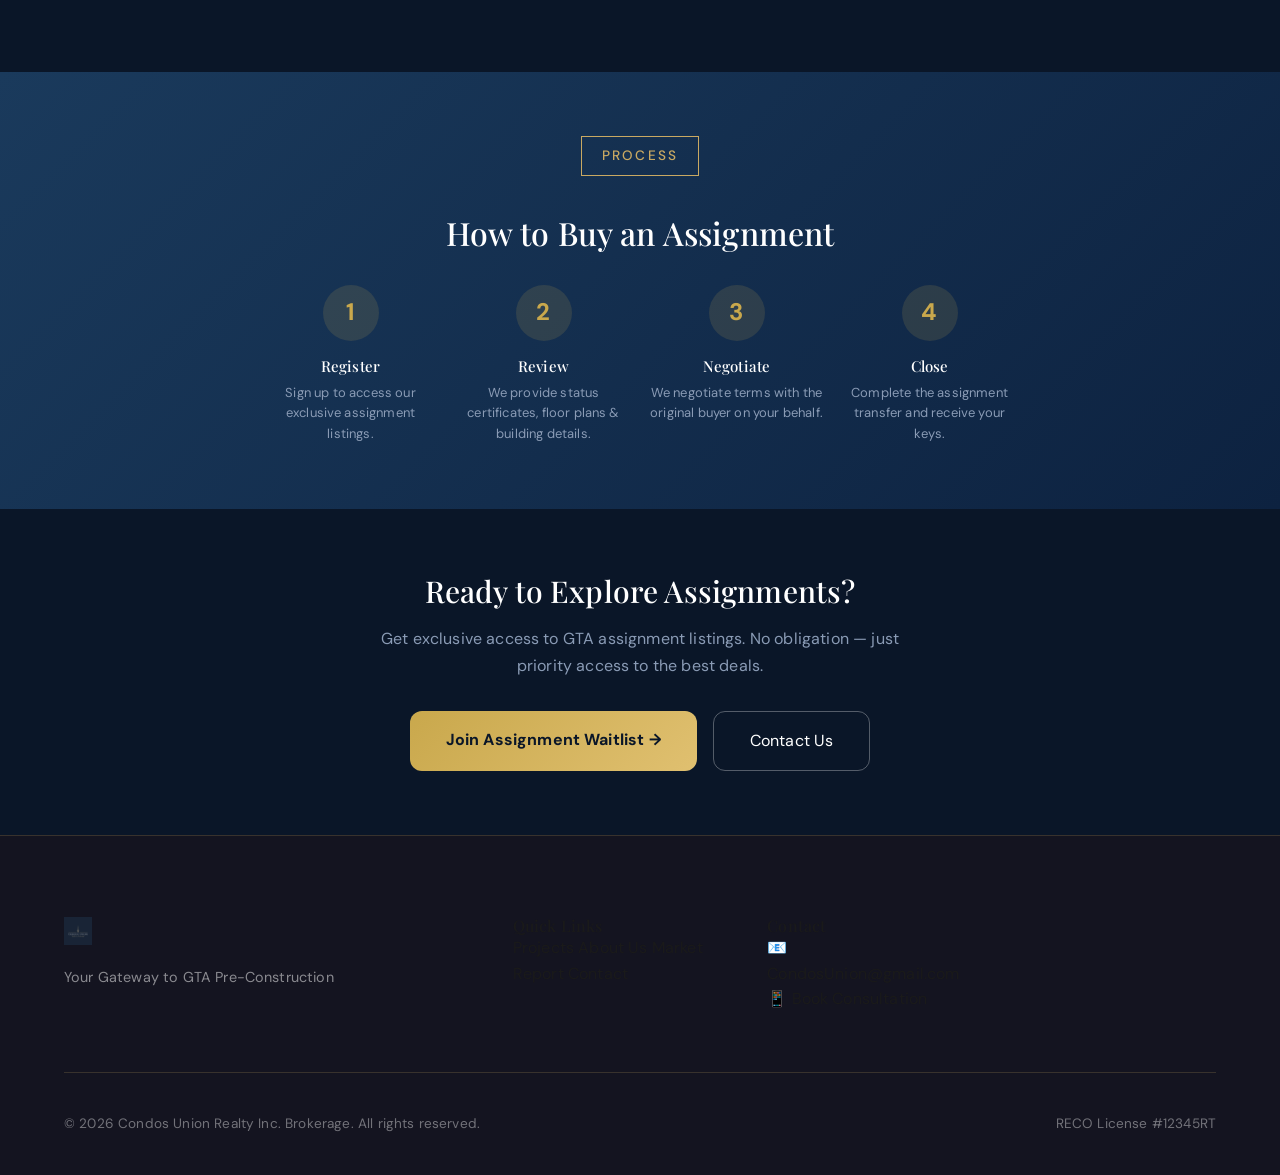
<file: assignment.html>
<!DOCTYPE html>
<html lang="en">
<head>
  <meta charset="UTF-8">
  <meta name="viewport" content="width=device-width, initial-scale=1.0">
  <title>GTA Assignment Sales | Pre-Construction Assignment Listings | Condos Union Realty</title>
  <meta name="description" content="Exclusive GTA pre-construction assignment sales — condos, townhomes & detached homes at below-market prices. Access Pier House, Camden Crossing & more. Assignment specialists since 2019.">
  <meta name="keywords" content="GTA assignment sales, pre-construction assignment, condo assignment Toronto, townhome assignment GTA, assignment listing, sell assignment, buy assignment">
  <link rel="canonical" href="https://condosunionrealty.com/assignment.html">

  <link rel="preconnect" href="https://fonts.googleapis.com">
  <link rel="preconnect" href="https://fonts.gstatic.com" crossorigin>
  <link href="https://fonts.googleapis.com/css2?family=Playfair+Display:wght@400;500;600;700&family=DM+Sans:wght@300;400;500;600&display=swap" rel="stylesheet">
  <link rel="stylesheet" href="css/style.css">
  <link rel="icon" type="image/svg+xml" href="images/logo.png">

  <script type="application/ld+json">
  {
    "@context": "https://schema.org",
    "@type": "CollectionPage",
    "name": "GTA Assignment Listings | Condos Union Realty",
    "description": "Exclusive pre-construction assignment opportunities across the Greater Toronto Area — condos, townhomes & detached homes at below-market prices.",
    "url": "https://condosunionrealty.com/assignment.html",
    "mainEntity": {
      "@type": "ItemList",
      "itemListElement": [
        { "@type": "RealEstateListing", "name": "Pier House Assignment", "description": "2 Bed + Den, 1,050 sqft, Mississauga", "url": "https://condosunionrealty.com/assignment.html" },
        { "@type": "RealEstateListing", "name": "Camden Crossing Assignment", "description": "3 Bed Townhome, 1,420 sqft, Richmond Hill", "url": "https://condosunionrealty.com/assignment.html" },
        { "@type": "RealEstateListing", "name": "Union Glen Assignment", "description": "4 Bed Detached, 2,200 sqft, Markham", "url": "https://condosunionrealty.com/assignment.html" }
      ]
    }
  }
  </script>
</head>
<body>
  <nav class="nav">
    <div class="nav-container">
      <a href="index.html" class="nav-logo" style="display:flex;align-items:center;gap:12px;text-decoration:none;">
        <img src="images/logo.png" alt="Condos Union Realty">
        <span style="color:#c9a962;font-family:'Playfair Display',serif;font-size:1.1rem;font-weight:600;letter-spacing:0.04em;white-space:nowrap;">Condos Union Realty <span style="color:#e8d5a3;font-weight:400;font-size:0.85rem;margin-left:4px;letter-spacing:0.08em;">Inc. Brokerage</span></span>
      </a>
      <div class="nav-links">
        <a href="index.html" class="nav-link">Home</a>
        <a href="projects.html" class="nav-link">Projects</a>
        <a href="platinum-projects.html" class="nav-link">🔥 Platinum</a>
        <a href="assignment.html" class="nav-link active">Assignments</a>
        <a href="market-report.html" class="nav-link">Market Report</a>
        <a href="about.html" class="nav-link">About</a>
        <a href="contact.html" class="nav-link">Contact</a>
        <a href="portal.html" class="nav-link">Portal</a>
      </div>
      <button class="nav-toggle" aria-label="Toggle menu"><span></span><span></span></button>
    </div>
  </nav>

  <div class="mobile-menu">
    <a href="index.html" class="mobile-link">Home</a>
    <a href="projects.html" class="mobile-link">Projects</a>
    <a href="assignment.html" class="mobile-link active">Assignments</a>
    <a href="market-report.html" class="mobile-link">Market Report</a>
    <a href="about.html" class="mobile-link">About</a>
    <a href="contact.html" class="mobile-link">Contact</a>
    <a href="portal.html" class="mobile-link">Portal</a>
  </div>

  <!-- Hero -->
  <section style="background: linear-gradient(135deg, #1a3a5c, #0d2240); padding: 80px 0; text-align:center;">
    <div class="container" style="max-width:760px;">
      <span class="hero-tag">Exclusive Opportunities</span>
      <h1 style="color:#fff; font-size:44px; font-family:'Playfair Display',serif; margin:14px 0 18px; line-height:1.2;">GTA Pre-Construction<br>Assignment Sales</h1>
      <p style="color:#8a9bb5; font-size:17px; line-height:1.7;">Access pre-construction condos, townhomes & detached homes at below-market prices. We specialize in connecting buyers with assignment opportunities across Richmond Hill, Markham, Mississauga & Toronto.</p>
    </div>
  </section>

  <!-- What is Assignment -->
  <section style="background: #0a1628; padding: 64px 0;">
    <div class="container" style="max-width:900px;">
      <div style="text-align:center; margin-bottom:44px;">
        <span class="hero-tag">How It Works</span>
        <h2 style="color:#fff; font-size:32px; font-family:'Playfair Display',serif; margin:14px 0 0;">What Is an Assignment Sale?</h2>
      </div>
      <div style="background:linear-gradient(135deg, #112240, #1a3a5c); border:1px solid rgba(201,168,76,0.2); border-radius:16px; padding:40px;">
        <p style="color:#fff; font-size:18px; line-height:1.8; margin-bottom:32px;">
          An <strong style="color:#c9a84c;">assignment sale</strong> occurs when the original buyer of a pre-construction property sells their contract to a new buyer <em>before</em> the building is completed and the unit is occupied.
        </p>
        <div style="display:grid; grid-template-columns: repeat(3, 1fr); gap:28px;">
          <div style="text-align:center;">
            <div style="font-size:36px; margin-bottom:14px;">🔑</div>
            <h4 style="color:#c9a84c; font-size:15px; margin-bottom:10px;">1. Original Buyer</h4>
            <p style="color:#8a9bb5; font-size:13px; line-height:1.7;">Purchased at pre-construction pricing (often 2-3 years ago) and now needs to sell due to changed circumstances.</p>
          </div>
          <div style="text-align:center;">
            <div style="font-size:36px; margin-bottom:14px;">📋</div>
            <h4 style="color:#c9a84c; font-size:15px; margin-bottom:10px;">2. Assignment Contract</h4>
            <p style="color:#8a9bb5; font-size:13px; line-height:1.7;">The original contract is transferred to you — you take over the deposit and the purchase price.</p>
          </div>
          <div style="text-align:center;">
            <div style="font-size:36px; margin-bottom:14px;">🏠</div>
            <h4 style="color:#c9a84c; font-size:15px; margin-bottom:10px;">3. You Take Ownership</h4>
            <p style="color:#8a9bb5; font-size:13px; line-height:1.7;">Close on the closing date and receive the keys — often at a price below current market value.</p>
          </div>
        </div>
      </div>
    </div>
  </section>

  <!-- Why Buy Assignment -->
  <section style="background: linear-gradient(180deg, #0a1628 0%, #112240 100%); padding: 64px 0;">
    <div class="container" style="max-width:960px;">
      <div style="text-align:center; margin-bottom:44px;">
        <span class="hero-tag">Why Assignments</span>
        <h2 style="color:#fff; font-size:32px; font-family:'Playfair Display',serif; margin:14px 0 0;">Benefits of Buying an Assignment</h2>
      </div>
      <div style="display:grid; grid-template-columns: repeat(2, 1fr); gap:20px;">
        <div style="background:rgba(255,255,255,0.03); border:1px solid rgba(201,168,76,0.15); border-radius:12px; padding:28px;">
          <div style="display:flex; gap:14px; align-items:flex-start;">
            <span style="color:#c9a84c; font-size:24px;">💰</span>
            <div>
              <h4 style="color:#fff; font-size:16px; margin-bottom:8px;">Below-Market Pricing</h4>
              <p style="color:#8a9bb5; font-size:13px; line-height:1.7;">Assignments often sell for 10-20% below current market value — because the original price was locked in years ago.</p>
            </div>
          </div>
        </div>
        <div style="background:rgba(255,255,255,0.03); border:1px solid rgba(201,168,76,0.15); border-radius:12px; padding:28px;">
          <div style="display:flex; gap:14px; align-items:flex-start;">
            <span style="color:#c9a84c; font-size:24px;">⏰</span>
            <div>
              <h4 style="color:#fff; font-size:16px; margin-bottom:8px;">Move-In Sooner</h4>
              <p style="color:#8a9bb5; font-size:13px; line-height:1.7;">Many assignments are in near-completion buildings — you could move in within months, not years.</p>
            </div>
          </div>
        </div>
        <div style="background:rgba(255,255,255,0.03); border:1px solid rgba(201,168,76,0.15); border-radius:12px; padding:28px;">
          <div style="display:flex; gap:14px; align-items:flex-start;">
            <span style="color:#c9a84c; font-size:24px;">✅</span>
            <div>
              <h4 style="color:#fff; font-size:16px; margin-bottom:8px;">Verified Property</h4>
              <p style="color:#8a9bb5; font-size:13px; line-height:1.7;">Unlike new pre-construction, you can see the actual unit, floor plan, and building progress before buying.</p>
            </div>
          </div>
        </div>
        <div style="background:rgba(255,255,255,0.03); border:1px solid rgba(201,168,76,0.15); border-radius:12px; padding:28px;">
          <div style="display:flex; gap:14px; align-items:flex-start;">
            <span style="color:#c9a84c; font-size:24px;">📝</span>
            <div>
              <h4 style="color:#fff; font-size:16px; margin-bottom:8px;">Less Risky</h4>
              <p style="color:#8a9bb5; font-size:13px; line-height:1.7;">The original buyer has already gone through status certificate review — less unknowns than buying direct from developer.</p>
            </div>
          </div>
        </div>
      </div>
    </div>
  </section>

  <!-- Active Listings -->
  <section style="background: #0a1628; padding: 72px 0;">
    <div class="container" style="max-width:1000px;">
      <div style="text-align:center; margin-bottom:44px;">
        <span class="hero-tag">Available Now</span>
        <h2 style="color:#fff; font-size:32px; font-family:'Playfair Display',serif; margin:14px 0 0;">Current Assignment Listings</h2>
      </div>

      <div style="display:grid; grid-template-columns: repeat(2, 1fr); gap:24px;">

        <!-- Pier House Assignment -->
        <div style="background:linear-gradient(135deg, #112240, #1a3a5c); border:1px solid rgba(201,168,76,0.2); border-radius:16px; overflow:hidden;">
          <div style="background: linear-gradient(135deg, #1a3a5c, #0d2240); padding:24px 28px; border-bottom:1px solid rgba(201,168,76,0.1);">
            <div style="display:flex; justify-content:space-between; align-items:center; margin-bottom:10px;">
              <span style="background:#22c55e; color:#fff; font-size:11px; font-weight:600; padding:4px 12px; border-radius:50px;">AVAILABLE</span>
              <span style="color:#8a9bb5; font-size:12px;">Mississauga</span>
            </div>
            <h3 style="color:#fff; font-size:22px; font-family:'Playfair Display',serif; margin:0;">Pier House Towns</h3>
            <p style="color:#8a9bb5; font-size:14px; margin-top:6px;">📍 Lakeshore Rd E & Dixie Rd</p>
          </div>
          <div style="padding:28px;">
            <div style="display:grid; grid-template-columns: 1fr 1fr; gap:16px; margin-bottom:20px;">
              <div style="background:rgba(201,168,76,0.08); border-radius:10px; padding:16px; text-align:center;">
                <div style="color:#8a9bb5; font-size:12px; margin-bottom:4px;">Unit</div>
                <div style="color:#fff; font-size:16px; font-weight:600;">2 Bed + Den</div>
              </div>
              <div style="background:rgba(201,168,76,0.08); border-radius:10px; padding:16px; text-align:center;">
                <div style="color:#8a9bb5; font-size:12px; margin-bottom:4px;">Size</div>
                <div style="color:#fff; font-size:16px; font-weight:600;">1,050 sqft</div>
              </div>
            </div>
            <div style="display:flex; justify-content:space-between; align-items:center; margin-bottom:24px; padding-top:16px; border-top:1px solid rgba(255,255,255,0.06);">
              <div>
                <div style="color:#8a9bb5; font-size:12px;">Assignment Price</div>
                <div style="color:#c9a84c; font-size:28px; font-weight:700; font-family:'Playfair Display',serif;">$850,000</div>
              </div>
              <div style="text-align:right;">
                <div style="color:#8a9bb5; font-size:12px;">Original Price</div>
                <div style="color:#8a9bb5; font-size:16px; text-decoration:line-through;">$799,990</div>
              </div>
            </div>
            <a href="contact.html" style="display:block; text-align:center; background:linear-gradient(135deg, #c9a84c, #e0c070); color:#0a1628; font-weight:700; padding:14px; border-radius:10px; text-decoration:none;">Request Details →</a>
          </div>
        </div>

        <!-- Camden Crossing Assignment -->
        <div style="background:linear-gradient(135deg, #112240, #1a3a5c); border:1px solid rgba(201,168,76,0.2); border-radius:16px; overflow:hidden;">
          <div style="background: linear-gradient(135deg, #1a3a5c, #0d2240); padding:24px 28px; border-bottom:1px solid rgba(201,168,76,0.1);">
            <div style="display:flex; justify-content:space-between; align-items:center; margin-bottom:10px;">
              <span style="background:#22c55e; color:#fff; font-size:11px; font-weight:600; padding:4px 12px; border-radius:50px;">AVAILABLE</span>
              <span style="color:#8a9bb5; font-size:12px;">Richmond Hill</span>
            </div>
            <h3 style="color:#fff; font-size:22px; font-family:'Playfair Display',serif; margin:0;">Camden Crossing</h3>
            <p style="color:#8a9bb5; font-size:14px; margin-top:6px;">📍 19th Ave & Leslie St</p>
          </div>
          <div style="padding:28px;">
            <div style="display:grid; grid-template-columns: 1fr 1fr; gap:16px; margin-bottom:20px;">
              <div style="background:rgba(201,168,76,0.08); border-radius:10px; padding:16px; text-align:center;">
                <div style="color:#8a9bb5; font-size:12px; margin-bottom:4px;">Unit</div>
                <div style="color:#fff; font-size:16px; font-weight:600;">3 Bed Townhome</div>
              </div>
              <div style="background:rgba(201,168,76,0.08); border-radius:10px; padding:16px; text-align:center;">
                <div style="color:#8a9bb5; font-size:12px; margin-bottom:4px;">Size</div>
                <div style="color:#fff; font-size:16px; font-weight:600;">1,420 sqft</div>
              </div>
            </div>
            <div style="display:flex; justify-content:space-between; align-items:center; margin-bottom:24px; padding-top:16px; border-top:1px solid rgba(255,255,255,0.06);">
              <div>
                <div style="color:#8a9bb5; font-size:12px;">Assignment Price</div>
                <div style="color:#c9a84c; font-size:28px; font-weight:700; font-family:'Playfair Display',serif;">$1,150,000</div>
              </div>
              <div style="text-align:right;">
                <div style="color:#8a9bb5; font-size:12px;">Original Price</div>
                <div style="color:#8a9bb5; font-size:16px; text-decoration:line-through;">$839,900</div>
              </div>
            </div>
            <a href="contact.html" style="display:block; text-align:center; background:linear-gradient(135deg, #c9a84c, #e0c070); color:#0a1628; font-weight:700; padding:14px; border-radius:10px; text-decoration:none;">Request Details →</a>
          </div>
        </div>

        <!-- Union Glen Assignment -->
        <div style="background:linear-gradient(135deg, #112240, #1a3a5c); border:1px solid rgba(201,168,76,0.2); border-radius:16px; overflow:hidden;">
          <div style="background: linear-gradient(135deg, #1a3a5c, #0d2240); padding:24px 28px; border-bottom:1px solid rgba(201,168,76,0.1);">
            <div style="display:flex; justify-content:space-between; align-items:center; margin-bottom:10px;">
              <span style="background:#ef4444; color:#fff; font-size:11px; font-weight:600; padding:4px 12px; border-radius:50px;">HOT SELLING</span>
              <span style="color:#8a9bb5; font-size:12px;">Markham</span>
            </div>
            <h3 style="color:#fff; font-size:22px; font-family:'Playfair Display',serif; margin:0;">Union Glen</h3>
            <p style="color:#8a9bb5; font-size:14px; margin-top:6px;">📍 Woodbine Ave & 16th Ave</p>
          </div>
          <div style="padding:28px;">
            <div style="display:grid; grid-template-columns: 1fr 1fr; gap:16px; margin-bottom:20px;">
              <div style="background:rgba(201,168,76,0.08); border-radius:10px; padding:16px; text-align:center;">
                <div style="color:#8a9bb5; font-size:12px; margin-bottom:4px;">Unit</div>
                <div style="color:#fff; font-size:16px; font-weight:600;">4 Bed Detached</div>
              </div>
              <div style="background:rgba(201,168,76,0.08); border-radius:10px; padding:16px; text-align:center;">
                <div style="color:#8a9bb5; font-size:12px; margin-bottom:4px;">Size</div>
                <div style="color:#fff; font-size:16px; font-weight:600;">2,200 sqft</div>
              </div>
            </div>
            <div style="display:flex; justify-content:space-between; align-items:center; margin-bottom:24px; padding-top:16px; border-top:1px solid rgba(255,255,255,0.06);">
              <div>
                <div style="color:#8a9bb5; font-size:12px;">Assignment Price</div>
                <div style="color:#c9a84c; font-size:28px; font-weight:700; font-family:'Playfair Display',serif;">$1,450,000</div>
              </div>
              <div style="text-align:right;">
                <div style="color:#8a9bb5; font-size:12px;">Original Price</div>
                <div style="color:#8a9bb5; font-size:16px; text-decoration:line-through;">~$1,100,000</div>
              </div>
            </div>
            <a href="contact.html" style="display:block; text-align:center; background:linear-gradient(135deg, #c9a84c, #e0c070); color:#0a1628; font-weight:700; padding:14px; border-radius:10px; text-decoration:none;">Request Details →</a>
          </div>
        </div>

        <!-- QQQ Condos Assignment -->
        <div style="background:linear-gradient(135deg, #112240, #1a3a5c); border:1px solid rgba(201,168,76,0.2); border-radius:16px; overflow:hidden;">
          <div style="background: linear-gradient(135deg, #1a3a5c, #0d2240); padding:24px 28px; border-bottom:1px solid rgba(201,168,76,0.1);">
            <div style="display:flex; justify-content:space-between; align-items:center; margin-bottom:10px;">
              <span style="background:#22c55e; color:#fff; font-size:11px; font-weight:600; padding:4px 12px; border-radius:50px;">AVAILABLE</span>
              <span style="color:#8a9bb5; font-size:12px;">Toronto</span>
            </div>
            <h3 style="color:#fff; font-size:22px; font-family:'Playfair Display',serif; margin:0;">QQQ Condos</h3>
            <p style="color:#8a9bb5; font-size:14px; margin-top:6px;">📍 Queen Quay W, Toronto</p>
          </div>
          <div style="padding:28px;">
            <div style="display:grid; grid-template-columns: 1fr 1fr; gap:16px; margin-bottom:20px;">
              <div style="background:rgba(201,168,76,0.08); border-radius:10px; padding:16px; text-align:center;">
                <div style="color:#8a9bb5; font-size:12px; margin-bottom:4px;">Unit</div>
                <div style="color:#fff; font-size:16px; font-weight:600;">1 Bed + Den</div>
              </div>
              <div style="background:rgba(201,168,76,0.08); border-radius:10px; padding:16px; text-align:center;">
                <div style="color:#8a9bb5; font-size:12px; margin-bottom:4px;">Size</div>
                <div style="color:#fff; font-size:16px; font-weight:600;">650 sqft</div>
              </div>
            </div>
            <div style="display:flex; justify-content:space-between; align-items:center; margin-bottom:24px; padding-top:16px; border-top:1px solid rgba(255,255,255,0.06);">
              <div>
                <div style="color:#8a9bb5; font-size:12px;">Assignment Price</div>
                <div style="color:#c9a84c; font-size:28px; font-weight:700; font-family:'Playfair Display',serif;">$680,000</div>
              </div>
              <div style="text-align:right;">
                <div style="color:#8a9bb5; font-size:12px;">Market Value</div>
                <div style="color:#8a9bb5; font-size:16px;">~$720,000+</div>
              </div>
            </div>
            <a href="contact.html" style="display:block; text-align:center; background:linear-gradient(135deg, #c9a84c, #e0c070); color:#0a1628; font-weight:700; padding:14px; border-radius:10px; text-decoration:none;">Request Details →</a>
          </div>
        </div>

      </div>

      <!-- Coming Soon -->
      <div style="margin-top:48px; background:rgba(201,168,76,0.05); border:2px dashed rgba(201,168,76,0.2); border-radius:16px; padding:40px; text-align:center;">
        <span style="color:#c9a84c; font-size:14px; font-weight:600; letter-spacing:1px;">COMING SOON</span>
        <h3 style="color:#fff; font-size:24px; font-family:'Playfair Display',serif; margin:12px 0 12px;">More Assignments in the Pipeline</h3>
        <p style="color:#8a9bb5; font-size:15px; line-height:1.7; margin-bottom:24px;">We're constantly sourcing new assignment opportunities across the GTA. Register to get early access to the latest listings before they hit the market.</p>
        <a href="apply.html" style="display:inline-block; background:linear-gradient(135deg, #c9a84c, #e0c070); color:#0a1628; font-weight:700; padding:14px 32px; border-radius:10px; text-decoration:none;">Join Assignment Waitlist →</a>
      </div>
    </div>
  </section>

  <!-- How to Buy -->
  <section style="background: linear-gradient(135deg, #1a3a5c, #0d2240); padding: 64px 0;">
    <div class="container" style="max-width:800px; text-align:center;">
      <span class="hero-tag">Process</span>
      <h2 style="color:#fff; font-size:32px; font-family:'Playfair Display',serif; margin:14px 0 32px;">How to Buy an Assignment</h2>
      <div style="display:grid; grid-template-columns: repeat(4, 1fr); gap:20px;">
        <div>
          <div style="width:56px; height:56px; background:rgba(201,168,76,0.15); border-radius:50%; display:flex; align-items:center; justify-content:center; margin:0 auto 16px;">
            <span style="color:#c9a84c; font-size:24px; font-weight:700;">1</span>
          </div>
          <h4 style="color:#fff; font-size:15px; margin-bottom:8px;">Register</h4>
          <p style="color:#8a9bb5; font-size:13px; line-height:1.6;">Sign up to access our exclusive assignment listings.</p>
        </div>
        <div>
          <div style="width:56px; height:56px; background:rgba(201,168,76,0.15); border-radius:50%; display:flex; align-items:center; justify-content:center; margin:0 auto 16px;">
            <span style="color:#c9a84c; font-size:24px; font-weight:700;">2</span>
          </div>
          <h4 style="color:#fff; font-size:15px; margin-bottom:8px;">Review</h4>
          <p style="color:#8a9bb5; font-size:13px; line-height:1.6;">We provide status certificates, floor plans & building details.</p>
        </div>
        <div>
          <div style="width:56px; height:56px; background:rgba(201,168,76,0.15); border-radius:50%; display:flex; align-items:center; justify-content:center; margin:0 auto 16px;">
            <span style="color:#c9a84c; font-size:24px; font-weight:700;">3</span>
          </div>
          <h4 style="color:#fff; font-size:15px; margin-bottom:8px;">Negotiate</h4>
          <p style="color:#8a9bb5; font-size:13px; line-height:1.6;">We negotiate terms with the original buyer on your behalf.</p>
        </div>
        <div>
          <div style="width:56px; height:56px; background:rgba(201,168,76,0.15); border-radius:50%; display:flex; align-items:center; justify-content:center; margin:0 auto 16px;">
            <span style="color:#c9a84c; font-size:24px; font-weight:700;">4</span>
          </div>
          <h4 style="color:#fff; font-size:15px; margin-bottom:8px;">Close</h4>
          <p style="color:#8a9bb5; font-size:13px; line-height:1.6;">Complete the assignment transfer and receive your keys.</p>
        </div>
      </div>
    </div>
  </section>

  <!-- CTA -->
  <section style="background: #0a1628; padding: 64px 0; text-align:center;">
    <div class="container" style="max-width:600px;">
      <h2 style="color:#fff; font-size:30px; font-family:'Playfair Display',serif; margin-bottom:16px;">Ready to Explore Assignments?</h2>
      <p style="color:#8a9bb5; font-size:16px; line-height:1.7; margin-bottom:32px;">Get exclusive access to GTA assignment listings. No obligation — just priority access to the best deals.</p>
      <div style="display:flex; gap:16px; justify-content:center; flex-wrap:wrap;">
        <a href="apply.html" style="background:linear-gradient(135deg, #c9a84c, #e0c070); color:#0a1628; font-weight:700; padding:16px 36px; border-radius:12px; text-decoration:none; font-size:16px;">Join Assignment Waitlist →</a>
        <a href="contact.html" style="background:transparent; color:#fff; padding:16px 36px; border-radius:12px; text-decoration:none; font-size:16px; border:1px solid rgba(255,255,255,0.3);">Contact Us</a>
      </div>
    </div>
  </section>

  <!-- Footer -->
  <footer class="footer">
    <div class="container">
      <div class="footer-grid">
        <div class="footer-brand">
          <a href="index.html" class="footer-logo"><img src="images/logo.png" alt="Condos Union Realty" style="height:28px;"></a>
          <p class="footer-tagline">Your Gateway to GTA Pre-Construction</p>
        </div>
        <div class="footer-links">
          <h4>Quick Links</h4>
          <a href="projects.html">Projects</a>
          <a href="about.html">About Us</a>
          <a href="market-report.html">Market Report</a>
          <a href="contact.html">Contact</a>
        </div>
        <div class="footer-contact">
          <h4>Contact</h4>
          <p>📧 CondosUnion@gmail.com</p>
          <p>📱 <a href="https://calendly.com/condosunion">Book Consultation</a></p>
        </div>
      </div>
      <div class="footer-bottom">
        <p>© 2026 Condos Union Realty Inc. Brokerage. All rights reserved.</p>
        <p>RECO License #12345RT</p>
      </div>
    </div>
  </footer>

  <script src="js/main.js"></script>
</body>
</html>
</file>
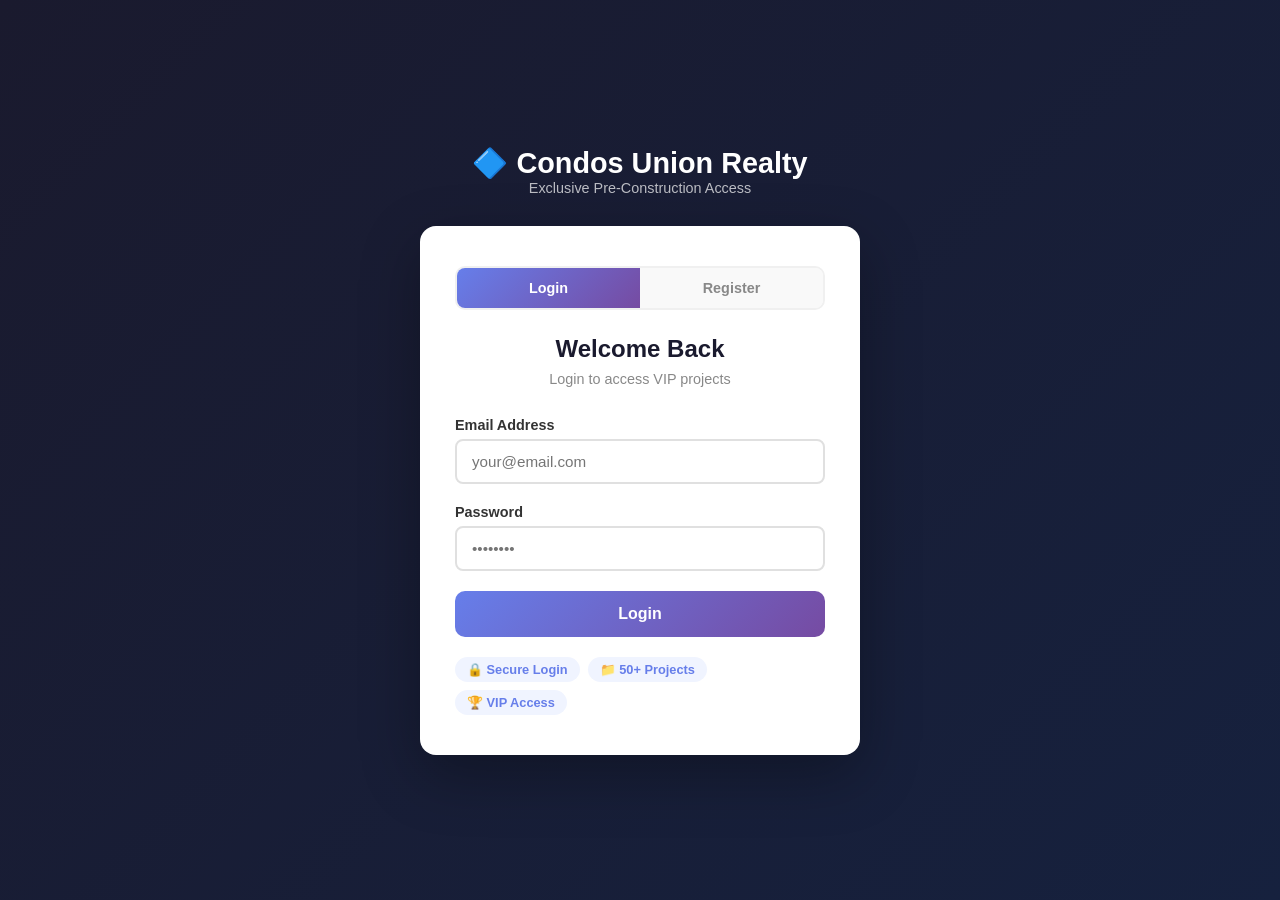
<file: broker-view.html>
<!DOCTYPE html>
<html lang="en">
<head>
<meta charset="UTF-8">
<meta name="viewport" content="width=device-width, initial-scale=1.0">
<title>Broker Portal — 51 Platinum Projects | Condos Union Realty</title>
<style>
*{margin:0;padding:0;box-sizing:border-box}
body{font-family:'Segoe UI',Arial,sans-serif;background:#f5f6fa;color:#222}
.top-bar{background:linear-gradient(135deg,#1a1a2e,#16213e);color:#fff;padding:20px 24px;display:flex;justify-content:space-between;align-items:center;flex-wrap:wrap;gap:10px}
.top-bar h1{font-size:1.3em}
.top-bar .role-tag{background:rgba(255,255,255,.2);padding:4px 14px;border-radius:20px;font-size:.8em;font-weight:700}
.top-bar .logout{background:rgba(255,255,255,.15);border:1px solid rgba(255,255,255,.3);color:#fff;padding:6px 16px;border-radius:8px;cursor:pointer;font-size:.85em}
.stats{display:flex;gap:10px;padding:16px 24px;flex-wrap:wrap;background:#fff;border-bottom:1px solid #eee}
.stat{flex:1;min-width:100px;text-align:center}
.stat .n{font-size:1.5em;font-weight:800;color:#1a1a2e}
.stat .l{font-size:.72em;color:#999;margin-top:2px}
.filter-row{display:flex;gap:8px;padding:14px 24px;flex-wrap:wrap;align-items:center;background:#fff}
.fbtn{padding:7px 16px;border:1px solid #ddd;background:#fff;border-radius:20px;cursor:pointer;font-size:.85em;transition:.2s}
.fbtn.on,.fbtn:hover{background:#1a1a2e;color:#fff;border-color:#1a1a2e}
.search{flex:1;min-width:180px;padding:8px 14px;border:1px solid #ddd;border-radius:20px;font-size:.9em}
.grid{display:grid;grid-template-columns:repeat(auto-fill,minmax(320px,1fr));gap:14px;padding:20px 24px}
.project-card{background:#fff;border-radius:12px;overflow:hidden;box-shadow:0 2px 10px rgba(0,0,0,.06);transition:.25s}
.project-card:hover{transform:translateY(-3px);box-shadow:0 8px 25px rgba(0,0,0,.1)}
.project-card.hot{border:2px solid #ff6b35}
.card-top{height:4px}
.proj-img{width:100%;height:180px;object-fit:cover;border-radius:8px;margin-bottom:8px}
.card-top.condo,.card-top.condo/townhome{background:linear-gradient(90deg,#667eea,#764ba2)}
.card-top.townhome,.card-top.townhome/detached,.card-top.townhome/detached/bungalow{background:linear-gradient(90deg,#11998e,#38ef7d)}
.card-top.detached,.card-top.bungalow{background:linear-gradient(90deg,#f093fb,#f5576c)}
.card-top.mixed,.card-top.community{background:linear-gradient(90deg,#fc4a1a,#f7b733)}
.card-body{padding:16px}
.card-head{display:flex;justify-content:space-between;align-items:center;margin-bottom:8px}
.type-badge{display:inline-block;padding:3px 10px;border-radius:10px;font-size:.72em;font-weight:700}
.type-badge.condo,.type-badge.condo/townhome{background:#e8eaf6;color:#3f51b5}
.type-badge.townhome,.type-badge.townhome/detached,.type-badge.townhome/detached/bungalow{background:#e8f5e9;color:#2e7d32}
.type-badge.detached,.type-badge.bungalow{background:#fff3e0;color:#e65100}
.type-badge.mixed,.type-badge.community{background:#f3e5f5;color:#7b1fa2}
.hot-badge{background:#ff6b35;color:#fff;padding:3px 10px;border-radius:10px;font-size:.72em;font-weight:700}
.proj-name{font-size:1.05em;color:#1a1a2e;margin-bottom:2px}
.proj-dev{font-size:.78em;color:#667eea;font-weight:600;margin-bottom:8px}
.meta-row{display:flex;flex-wrap:wrap;gap:6px;margin-bottom:8px}
.meta{background:#f5f6fa;padding:2px 8px;border-radius:6px;font-size:.76em;color:#555}
.commission-row{margin-top:8px;padding:8px 10px;background:#f9f9f9;border-radius:8px;font-size:.85em;display:flex;align-items:center;gap:6px}
.commission.confirmed{color:#27ae60;font-weight:800;font-size:1.1em}
.commission.pending{color:#e67e22;font-style:italic}
.empty{text-align:center;padding:60px;color:#999;font-size:1.1em}
.footer{text-align:center;padding:24px;color:#aaa;font-size:.78em}
.hidden{display:none!important}
@media(max-width:700px){.grid{grid-template-columns:1fr}.top-bar h1{font-size:1em}}
</style>
</head>
<body>

<div class="top-bar">
  <div>
    <h1>🔷 Broker Portal | 51 Platinum Projects</h1>
    <span class="role-tag">经纪专属</span>
  </div>
  <button class="logout" onclick="logout()">Logout</button>
</div>

<div class="stats">
  <div class="stat"><div class="n">51</div><div class="l">Total Projects</div></div>
  <div class="stat"><div class="n">15</div><div class="l">🔥 Hot Picks</div></div>
  <div class="stat"><div class="n">0</div><div class="l">🔗 w/ Portal</div></div>
  <div class="stat"><div class="n">51</div><div class="l">💰 Confirmed Commission</div></div>
</div>

<div class="filter-row">
  <button class="fbtn on" onclick="f('all',this)">All (51)</button>
  <button class="fbtn" onclick="f('Condo',this)">🏙️ Condo (12)</button>
  <button class="fbtn" onclick="f('Town',this)">🏡 Townhome (23)</button>
  <button class="fbtn" onclick="f('Detach',this)">🏠 Detached (12)</button>
  <button class="fbtn" onclick="fHot(this)">🔥 Hot (15)</button>
  <button class="fbtn" onclick="fComm(this)">💰 Has Commission</button>
  <input class="search" placeholder="🔍 Search project, developer..." oninput="s(this.value)">
</div>

<div class="grid" id="grid">
      <div class="project-card hot" data-type="Condo" data-name="creekview collective baker homes">
        <div class="card-top condo"></div>
        <div class="card-body">
          <img class="proj-img" src="images/projects/creekview-collective.jpg" alt="Creekview Collective" loading="lazy">
          <div class="card-head">
            <span class="type-badge condo">🏙️ Condo</span>
            <span class="hot-badge">🔥 HOT</span>
          </div>
          <h3 class="proj-name">Creekview Collective</h3>
          <p class="proj-dev">Baker Homes</p>
          <div class="meta-row">
            <span class="meta">📍 GTA</span>
            
            <span class="meta">📅 2026-01-24</span>
          </div>
          <div class="commission-row">Commission: <span class="commission confirmed">Best Coop Rate (submit worksheet)</span></div>
      </div>
      <div class="project-card hot" data-type="Mixed" data-name="abeja district ">
        <div class="card-top mixed"></div>
        <div class="card-body">
          <img class="proj-img" src="images/projects/abeja-district.jpg" alt="Abeja District" loading="lazy">
          <div class="card-head">
            <span class="type-badge mixed">🏘️ Mixed</span>
            <span class="hot-badge">🔥 HOT</span>
          </div>
          <h3 class="proj-name">Abeja District</h3>
          <p class="proj-dev">—</p>
          <div class="meta-row">
            <span class="meta">📍 GTA</span>
            <span class="meta">💰 Move-in Ready</span>
            <span class="meta">📅 2026-03-21</span>
          </div>
          <div class="commission-row">Commission: <span class="commission confirmed">3%</span></div>
          
        </div>
      </div>
      <div class="project-card hot" data-type="Townhome" data-name="ivylea towns ">
        <div class="card-top townhome"></div>
        <div class="card-body">
          <div class="card-head">
            <span class="type-badge townhome">🏡 Townhome</span>
            <span class="hot-badge">🔥 HOT</span>
          </div>
          <h3 class="proj-name">Ivylea Towns</h3>
          <p class="proj-dev">—</p>
          <div class="meta-row">
            <span class="meta">📍 GTA</span>
            <span class="meta">💰 3% + 30-day closings</span>
            <span class="meta">📅 2025-11-29</span>
          </div>
          <div class="commission-row">Commission: <span class="commission confirmed">3%</span></div>
          
        </div>
      </div>
      <div class="project-card" data-type="Townhome" data-name="modtera towns ">
        <div class="card-top townhome"></div>
        <div class="card-body">
          <img class="proj-img" src="images/projects/artisan-towns-2.png" alt="Modtera Towns" loading="lazy">
          <div class="card-head">
            <span class="type-badge townhome">🏡 Townhome</span>
            
          </div>
          <h3 class="proj-name">Modtera Towns</h3>
          <p class="proj-dev">—</p>
          <div class="meta-row">
            <span class="meta">📍 GTA</span>
            <span class="meta">💰 Accepting Worksheets</span>
            <span class="meta">📅 2025-11-26</span>
          </div>
          <div class="commission-row">Commission: <span class="commission confirmed">3%</span></div>
          
        </div>
      </div>
      <div class="project-card" data-type="Townhome" data-name="chateau 9 (charbonnel) charbonnel">
        <div class="card-top townhome"></div>
        <div class="card-body">
          <img class="proj-img" src="images/projects/charbonnel.png" alt="Chateau 9" loading="lazy">
          <div class="card-head">
            <span class="type-badge townhome">🏡 Townhome</span>
            
          </div>
          <h3 class="proj-name">Chateau 9 (Charbonnel)</h3>
          <p class="proj-dev">Charbonnel</p>
          <div class="meta-row">
            <span class="meta">📍 GTA</span>
            
            <span class="meta">📅 2025-10-22</span>
          </div>
          <div class="commission-row">Commission: <span class="commission confirmed">2.5%</span></div>
      </div>
      <div class="project-card" data-type="Townhome" data-name="flori (charbonnel) charbonnel">
        <div class="card-top townhome"></div>
        <div class="card-body">
          <img class="proj-img" src="images/projects/charbonnel.png" alt="Flori" loading="lazy">
          <div class="card-head">
            <span class="type-badge townhome">🏡 Townhome</span>
            
          </div>
          <h3 class="proj-name">Flori (Charbonnel)</h3>
          <p class="proj-dev">Charbonnel</p>
          <div class="meta-row">
            <span class="meta">📍 GTA</span>
            <span class="meta">💰 Worksheet</span>
            <span class="meta">📅 2025-09-22</span>
          </div>
          <div class="commission-row">Commission: <span class="commission confirmed">2.5%</span></div>
      </div>
      <div class="project-card" data-type="Mixed" data-name="south lake ">
        <div class="card-top mixed"></div>
        <div class="card-body">
          <div class="card-head">
            <span class="type-badge mixed">🏘️ Mixed</span>
            
          </div>
          <h3 class="proj-name">South Lake</h3>
          <p class="proj-dev">—</p>
          <div class="meta-row">
            <span class="meta">📍 GTA</span>
            <span class="meta">💰 Grand Opening Oct 4</span>
            <span class="meta">📅 2025-09-25</span>
          </div>
          <div class="commission-row">Commission: <span class="commission confirmed">Best Coop Rate (submit worksheet)</span></div>
          
        </div>
      </div>
      <div class="project-card" data-type="Mixed" data-name="the willows ">
        <div class="card-top mixed"></div>
        <div class="card-body">
          <img class="proj-img" src="images/projects/the-willows.jpg" alt="The Willows" loading="lazy">
          <div class="card-head">
            <span class="type-badge mixed">🏘️ Mixed</span>
            
          </div>
          <h3 class="proj-name">The Willows</h3>
          <p class="proj-dev">—</p>
          <div class="meta-row">
            <span class="meta">📍 GTA</span>
            <span class="meta">💰 Exclusive Broker Event Feb 10</span>
            <span class="meta">📅 2026-02-05</span>
          </div>
          <div class="commission-row">Commission: <span class="commission confirmed">2.5%</span></div>
          
        </div>
      </div>
      <div class="project-card" data-type="Townhome" data-name="skylands townhome times group">
        <div class="card-top townhome"></div>
        <div class="card-body">
          <img class="proj-img" src="images/projects/skylands-townhome.png" alt="Skylands Townhome" loading="lazy">
          <div class="card-head">
            <span class="type-badge townhome">🏡 Townhome</span>
            
          </div>
          <h3 class="proj-name">Skylands Townhome</h3>
          <p class="proj-dev">Times Group</p>
          <div class="meta-row">
            <span class="meta">📍 GTA</span>
            
            <span class="meta">📅 2026-02-28</span>
          </div>
          <div class="commission-row">Commission: <span class="commission confirmed">$20K (under $1.3M) / $30K (over $1.3M)</span></div>
          
        </div>
      </div>
      <div class="project-card" data-type="Condo/Townhome" data-name="cherry house downtown east baker homes">
        <div class="card-top condo-townhome"></div>
        <div class="card-body">
          <img class="proj-img" src="images/projects/cherry-house.jpg" alt="Cherry House Downtown East" loading="lazy">
          <div class="card-head">
            <span class="type-badge condo-townhome">🏡 Condo/Townhome</span>
            
          </div>
          <h3 class="proj-name">Cherry House Downtown East</h3>
          <p class="proj-dev">Baker Homes</p>
          <div class="meta-row">
            <span class="meta">📍 GTA</span>
            <span class="meta">💰 Premium Rentals + Incentives</span>
            <span class="meta">📅 2026-02-18</span>
          </div>
          <div class="commission-row">Commission: <span class="commission confirmed">½ month's rent + HST</span></div>
      </div>
      <div class="project-card hot" data-type="Condo" data-name="m city 1 & 2 rogers/urban nation">
        <div class="card-top condo"></div>
        <div class="card-body">
          <img class="proj-img" src="images/projects/m-city-2.jpg" alt="M City" loading="lazy">
          <div class="card-head">
            <span class="type-badge condo">🏙️ Condo</span>
            <span class="hot-badge">🔥 HOT</span>
          </div>
          <h3 class="proj-name">M City 1 & 2</h3>
          <p class="proj-dev">Rogers/Urban Nation</p>
          <div class="meta-row">
            <span class="meta">📍 GTA</span>
            <span class="meta">💰 Up to $140K off, 5% Down</span>
            <span class="meta">📅 2025-08-06</span>
          </div>
          <div class="commission-row">Commission: <span class="commission confirmed">3%</span></div>
      </div>
      <div class="project-card hot" data-type="Condo" data-name="pickering city centre ">
        <div class="card-top condo"></div>
        <div class="card-body">
          <img class="proj-img" src="images/projects/pickering-city-centre.jpg" alt="Pickering City Centre" loading="lazy">
          <div class="card-head">
            <span class="type-badge condo">🏙️ Condo</span>
            <span class="hot-badge">🔥 HOT</span>
          </div>
          <h3 class="proj-name">Pickering City Centre</h3>
          <p class="proj-dev">—</p>
          <div class="meta-row">
            <span class="meta">📍 GTA</span>
            <span class="meta">💰 Construction Starts Soon</span>
            <span class="meta">📅 2025-07-30</span>
          </div>
          <div class="commission-row">Commission: <span class="commission confirmed">3%</span></div>
          
        </div>
      </div>
      <div class="project-card hot" data-type="Townhome/Detached/Bungalow" data-name="the gateway of lindsay ">
        <div class="card-top townhome-detached-bungalow"></div>
        <div class="card-body">
          <img class="proj-img" src="images/projects/gateway-lindsay.jpg" alt="The Gateway of Lindsay" loading="lazy">
          <div class="card-head">
            <span class="type-badge townhome-detached-bungalow">🏡 Townhome/Detached/Bungalow</span>
            <span class="hot-badge">🔥 HOT</span>
          </div>
          <h3 class="proj-name">The Gateway of Lindsay</h3>
          <p class="proj-dev">—</p>
          <div class="meta-row">
            <span class="meta">📍 GTA</span>
            <span class="meta">💰 From $579,990, $10K Down</span>
            <span class="meta">📅 2025-07-31</span>
          </div>
          <div class="commission-row">Commission: <span class="commission confirmed">2.5%</span></div>
      </div>
      <div class="project-card" data-type="Townhome/Detached" data-name="seatonville phase 2 opus homes">
        <div class="card-top townhome-detached"></div>
        <div class="card-body">
          <img class="proj-img" src="images/projects/seatonville.jpg" alt="Seatonville Phase 2" loading="lazy">
          <div class="card-head">
            <span class="type-badge townhome-detached">🏡 Townhome/Detached</span>
            
          </div>
          <h3 class="proj-name">Seatonville Phase 2</h3>
          <p class="proj-dev">Opus Homes</p>
          <div class="meta-row">
            <span class="meta">📍 GTA</span>
            <span class="meta">💰 Accepting Worksheets</span>
            <span class="meta">📅 2025-07-18</span>
          </div>
          <div class="commission-row">Commission: <span class="commission confirmed">Best Coop Rate (submit worksheet)</span></div>
      </div>
      <div class="project-card" data-type="Townhome" data-name="metroside (graywood) graywood group">
        <div class="card-top townhome"></div>
        <div class="card-body">
          <img class="proj-img" src="images/projects/graywood-metroside.jpg" alt="Metroside" loading="lazy">
          <div class="card-head">
            <span class="type-badge townhome">🏡 Townhome</span>
            
          </div>
          <h3 class="proj-name">Metroside (Graywood)</h3>
          <p class="proj-dev">Graywood Group</p>
          <div class="meta-row">
            <span class="meta">📍 GTA</span>
            <span class="meta">💰 Final units, 1600+ sqft</span>
            <span class="meta">📅 2025-07-19</span>
          </div>
          <div class="commission-row">Commission: <span class="commission confirmed">3% on first $100K, 1% on balance</span></div>
      </div>
      <div class="project-card hot" data-type="Mixed" data-name="summit blue mountain primont">
        <div class="card-top mixed"></div>
        <div class="card-body">
          <div class="card-head">
            <span class="type-badge mixed">🏘️ Mixed</span>
            <span class="hot-badge">🔥 HOT</span>
          </div>
          <h3 class="proj-name">Summit Blue Mountain</h3>
          <p class="proj-dev">Primont</p>
          <div class="meta-row">
            <span class="meta">📍 GTA</span>
            <span class="meta">💰 Limited Time</span>
            <span class="meta">📅 2025-07-18</span>
          </div>
          <div class="commission-row">Commission: <span class="commission confirmed">4% up to $100,000</span></div>
      </div>
      <div class="project-card" data-type="Condo" data-name="250 lawrence (graywood) graywood group">
        <div class="card-top condo"></div>
        <div class="card-body">
          <img class="proj-img" src="images/projects/graywood-metroside.jpg" alt="250 Lawrence" loading="lazy">
          <div class="card-head">
            <span class="type-badge condo">🏙️ Condo</span>
            
          </div>
          <h3 class="proj-name">250 Lawrence (Graywood)</h3>
          <p class="proj-dev">Graywood Group</p>
          <div class="meta-row">
            <span class="meta">📍 GTA</span>
            
            <span class="meta">📅 2025-06-19</span>
          </div>
          <div class="commission-row">Commission: <span class="commission confirmed">Best Coop Rate, submit a work sheet to request</span></div>
      </div>
      <div class="project-card" data-type="Detached" data-name="bondhead community bondhead">
        <div class="card-top detached"></div>
        <div class="card-body">
          <img class="proj-img" src="images/projects/bondhead-community.jpg" alt="Bondhead Community" loading="lazy">
          <div class="card-head">
            <span class="type-badge detached">🏠 Detached</span>
            
          </div>
          <h3 class="proj-name">Bondhead Community</h3>
          <p class="proj-dev">Bondhead</p>
          <div class="meta-row">
            <span class="meta">📍 GTA</span>
            <span class="meta">💰 42-50ft from $1.2M</span>
            <span class="meta">📅 2025-05-24</span>
          </div>
          <div class="commission-row">Commission: <span class="commission confirmed">Best Coop Rate, submit a work sheet to request</span></div>
      </div>
      <div class="project-card" data-type="Townhome" data-name="double kitchens/sep entrance ">
        <div class="card-top townhome"></div>
        <div class="card-body">
          <img class="proj-img" src="images/projects/valley-woodbridge.jpg" alt="Double Kitchens" loading="lazy">
          <img class="proj-img" src="images/projects/gateway-lindsay.jpg" alt="Double Kitchens" loading="lazy">
          <div class="card-head">
            <span class="type-badge townhome">🏡 Townhome</span>
            
          </div>
          <h3 class="proj-name">Double Kitchens/Sep Entrance</h3>
          <p class="proj-dev">—</p>
          <div class="meta-row">
            <span class="meta">📍 GTA</span>
            
            <span class="meta">📅 2025-06-19</span>
          </div>
          <div class="commission-row">Commission: <span class="commission confirmed">3%</span></div>
          
        </div>
      </div>
      <div class="project-card hot" data-type="Mixed" data-name="rds new release rds real estate">
        <div class="card-top mixed"></div>
        <div class="card-body">
          <img class="proj-img" src="images/projects/gateway-lindsay.jpg" alt="RDS New Release" loading="lazy">
          <div class="card-head">
            <span class="type-badge mixed">🏘️ Mixed</span>
            <span class="hot-badge">🔥 HOT</span>
          </div>
          <h3 class="proj-name">RDS New Release</h3>
          <p class="proj-dev">RDS Real Estate</p>
          <div class="meta-row">
            <span class="meta">📍 GTA</span>
            <span class="meta">💰 From $587,000</span>
            <span class="meta">📅 2025-09-15</span>
          </div>
          <div class="commission-row">Commission: <span class="commission confirmed">3%</span></div>
      </div>
      <div class="project-card" data-type="Townhome" data-name="oakville freehold towns ">
        <div class="card-top townhome"></div>
        <div class="card-body">
          <div class="card-head">
            <span class="type-badge townhome">🏡 Townhome</span>
            
          </div>
          <h3 class="proj-name">Oakville Freehold Towns</h3>
          <p class="proj-dev">—</p>
          <div class="meta-row">
            <span class="meta">📍 GTA</span>
            <span class="meta">💰 Sales Event</span>
            <span class="meta">📅 2025-09-12</span>
          </div>
          <div class="commission-row">Commission: <span class="commission confirmed">Best Coop Rate, submit a work sheet to request</span></div>
          
        </div>
      </div>
      <div class="project-card" data-type="Detached" data-name="semi-detached (great gulf) great gulf">
        <div class="card-top detached"></div>
        <div class="card-body">
          <img class="proj-img" src="images/projects/great-gulf.jpg" alt="Semi-detached Great Gulf" loading="lazy">
          <div class="card-head">
            <span class="type-badge detached">🏠 Detached</span>
            
          </div>
          <h3 class="proj-name">Semi-detached (Great Gulf)</h3>
          <p class="proj-dev">Great Gulf</p>
          <div class="meta-row">
            <span class="meta">📍 GTA</span>
            <span class="meta">💰 $2,800/Month</span>
            <span class="meta">📅 2025-07-17</span>
          </div>
          <div class="commission-row">Commission: <span class="commission confirmed">Best Coop Rate, submit a work sheet to request</span></div>
      </div>
      <div class="project-card hot" data-type="Townhome" data-name="now offering 4% (primont richmond hill) primont">
        <div class="card-top townhome"></div>
        <div class="card-body">
          <div class="card-head">
            <span class="type-badge townhome">🏡 Townhome</span>
            <span class="hot-badge">🔥 HOT</span>
          </div>
          <h3 class="proj-name">Now Offering 4% (Primont Richmond Hill)</h3>
          <p class="proj-dev">Primont</p>
          <div class="meta-row">
            <span class="meta">📍 GTA</span>
            <span class="meta">💰 Move-In Ready, Richmond Hill</span>
            <span class="meta">📅 2025-10-23</span>
          </div>
          <div class="commission-row">Commission: <span class="commission confirmed">4%</span></div>
      </div>
      <div class="project-card" data-type="Mixed" data-name="2.5% commission inventory homes ">
        <div class="card-top mixed"></div>
        <div class="card-body">
          <img class="proj-img" src="images/projects/rosehaven-inventory.webp" alt="Inventory Homes" loading="lazy">
          <div class="card-head">
            <span class="type-badge mixed">🏘️ Mixed</span>
            
          </div>
          <h3 class="proj-name">2.5% Commission Inventory Homes</h3>
          <p class="proj-dev">—</p>
          <div class="meta-row">
            <span class="meta">📍 GTA</span>
            <span class="meta">💰 Inventory Homes</span>
            <span class="meta">📅 2025-08-27</span>
          </div>
          <div class="commission-row">Commission: <span class="commission confirmed">2.5%</span></div>
          
        </div>
      </div>
      <div class="project-card hot" data-type="Detached" data-name="rosehaven vvip broker (inventory) rosehaven">
        <div class="card-top detached"></div>
        <div class="card-body">
          <img class="proj-img" src="images/projects/rosehaven-inventory.webp" alt="Rosehaven Inventory" loading="lazy">
          <div class="card-head">
            <span class="type-badge detached">🏠 Detached</span>
            <span class="hot-badge">🔥 HOT</span>
          </div>
          <h3 class="proj-name">Rosehaven VVIP Broker (Inventory)</h3>
          <p class="proj-dev">Rosehaven</p>
          <div class="meta-row">
            <span class="meta">📍 GTA</span>
            <span class="meta">💰 $500K Discount</span>
            <span class="meta">📅 2025-08-06</span>
          </div>
          <div class="commission-row">Commission: <span class="commission confirmed">$30,000</span></div>
      </div>
      <div class="project-card" data-type="Townhome" data-name="angus glen luxury townhome ">
        <div class="card-top townhome"></div>
        <div class="card-body">
          <div class="card-head">
            <span class="type-badge townhome">🏡 Townhome</span>
            
          </div>
          <h3 class="proj-name">Angus Glen Luxury Townhome</h3>
          <p class="proj-dev">—</p>
          <div class="meta-row">
            <span class="meta">📍 GTA</span>
            <span class="meta">💰 Luxury</span>
            <span class="meta">📅 2025-09-02</span>
          </div>
          <div class="commission-row">Commission: <span class="commission confirmed">Best Coop Rate, submit a work sheet to request</span></div>
      </div>
      <div class="project-card" data-type="Mixed" data-name="the art of living vip ">
        <div class="card-top mixed"></div>
        <div class="card-body">
          <div class="card-head">
            <span class="type-badge mixed">🏘️ Mixed</span>
            
          </div>
          <h3 class="proj-name">The Art Of Living VIP</h3>
          <p class="proj-dev">—</p>
          <div class="meta-row">
            <span class="meta">📍 GTA</span>
            <span class="meta">💰 VIP Event</span>
            <span class="meta">📅 2025-06-18</span>
          </div>
          <div class="commission-row">Commission: <span class="commission confirmed">Best Coop Rate, submit a work sheet to request</span></div>
          
        </div>
      </div>
      <div class="project-card hot" data-type="Condo" data-name="1989 condominium latch developments">
        <div class="card-top condo"></div>
        <div class="card-body">
          <div class="card-head">
            <span class="type-badge condo">🏙️ Condo</span>
            <span class="hot-badge">🔥 HOT</span>
          </div>
          <h3 class="proj-name">1989 Condominium</h3>
          <p class="proj-dev">Latch Developments</p>
          <div class="meta-row">
            <span class="meta">📍 GTA</span>
            <span class="meta">💰 From $390,990, $123K Drop</span>
            <span class="meta">📅 2025-06-10</span>
          </div>
          <div class="commission-row">Commission: <span class="commission confirmed">3%</span></div>
          
        </div>
      </div>
      <div class="project-card" data-type="Detached" data-name="new seaton aspen ridge/zavala">
        <div class="card-top detached"></div>
        <div class="card-body">
          <div class="card-head">
            <span class="type-badge detached">🏠 Detached</span>
            
          </div>
          <h3 class="proj-name">New Seaton</h3>
          <p class="proj-dev">Aspen Ridge/Zavala</p>
          <div class="meta-row">
            <span class="meta">📍 GTA</span>
            <span class="meta">💰 Price Guarantee</span>
            <span class="meta">📅 2025-03-31</span>
          </div>
          <div class="commission-row">Commission: <span class="commission confirmed">3%</span></div>
          
        </div>
      </div>
      <div class="project-card" data-type="Community" data-name="mapleside meadows uniq communities">
        <div class="card-top community"></div>
        <div class="card-body">
          <img class="proj-img" src="images/projects/mapleside-meadows.webp" alt="Mapleside Meadows" loading="lazy">
          <div class="card-head">
            <span class="type-badge community">🏘️ Community</span>
            
          </div>
          <h3 class="proj-name">Mapleside Meadows</h3>
          <p class="proj-dev">Uniq Communities</p>
          <div class="meta-row">
            <span class="meta">📍 GTA</span>
            <span class="meta">💰 Now Selling, Vaughan</span>
            <span class="meta">📅 2025-06-06</span>
          </div>
          <div class="commission-row">Commission: <span class="commission confirmed">Best Coop Rate, submit a work sheet to request</span></div>
      </div>
      <div class="project-card hot" data-type="Townhome/Detached" data-name="unionglen pma brethour">
        <div class="card-top townhome-detached"></div>
        <div class="card-body">
          <img class="proj-img" src="images/projects/unionglen.png" alt="Unionglen" loading="lazy">
          <div class="card-head">
            <span class="type-badge townhome-detached">🏡 Townhome/Detached</span>
            <span class="hot-badge">🔥 HOT</span>
          </div>
          <h3 class="proj-name">Unionglen</h3>
          <p class="proj-dev">PMA Brethour</p>
          <div class="meta-row">
            <span class="meta">📍 GTA</span>
            <span class="meta">💰 Towns Low $700s, Det from $900s</span>
            <span class="meta">📅 2026-04-18</span>
          </div>
          <div class="commission-row">Commission: <span class="commission confirmed">3%</span></div>
          
        </div>
      </div>
      <div class="project-card" data-type="Townhome/Detached" data-name="east preserve remington homes">
        <div class="card-top townhome-detached"></div>
        <div class="card-body">
          <img class="proj-img" src="images/projects/remington-valley.jpg" alt="East Preserve" loading="lazy">
          <div class="card-head">
            <span class="type-badge townhome-detached">🏡 Townhome/Detached</span>
            
          </div>
          <h3 class="proj-name">East Preserve</h3>
          <p class="proj-dev">Remington Homes</p>
          <div class="meta-row">
            <span class="meta">📍 GTA</span>
            
            <span class="meta">📅 2024-05-02</span>
          </div>
          <div class="commission-row">Commission: <span class="commission confirmed">2%</span></div>
      </div>
      <div class="project-card hot" data-type="Townhome/Detached" data-name="the winston collection baker re">
        <div class="card-top townhome-detached"></div>
        <div class="card-body">
          <div class="card-head">
            <span class="type-badge townhome-detached">🏡 Townhome/Detached</span>
            <span class="hot-badge">🔥 HOT</span>
          </div>
          <h3 class="proj-name">The Winston Collection</h3>
          <p class="proj-dev">Baker RE</p>
          <div class="meta-row">
            <span class="meta">📍 GTA</span>
            <span class="meta">💰 From $1,699,900</span>
            <span class="meta">📅 2025-09-14</span>
          </div>
          <div class="commission-row">Commission: <span class="commission confirmed">Best Coop Rate (submit worksheet)</span></div>
      </div>
      <div class="project-card" data-type="Condo" data-name="concord canada house concord">
        <div class="card-top condo"></div>
        <div class="card-body">
          <div class="card-head">
            <span class="type-badge condo">🏙️ Condo</span>
            
          </div>
          <h3 class="proj-name">Concord Canada House</h3>
          <p class="proj-dev">Concord</p>
          <div class="meta-row">
            <span class="meta">📍 GTA</span>
            <span class="meta">💰 $50K Discount, 5% Deposit</span>
            <span class="meta">📅 2025</span>
          </div>
          <div class="commission-row">Commission: <span class="commission confirmed">Best Coop Rate, submit a work sheet to request</span></div>
      </div>
      <div class="project-card" data-type="Condo" data-name="station no. 3 ">
        <div class="card-top condo"></div>
        <div class="card-body">
          <div class="card-head">
            <span class="type-badge condo">🏙️ Condo</span>
            
          </div>
          <h3 class="proj-name">Station No. 3</h3>
          <p class="proj-dev">—</p>
          <div class="meta-row">
            <span class="meta">📍 GTA</span>
            
            <span class="meta">📅 2025</span>
          </div>
          <div class="commission-row">Commission: <span class="commission confirmed">Best Coop Rate, submit a work sheet to request</span></div>
          
        </div>
      </div>
      <div class="project-card" data-type="Condo" data-name="anthem at metalworks ">
        <div class="card-top condo"></div>
        <div class="card-body">
          <div class="card-head">
            <span class="type-badge condo">🏙️ Condo</span>
            
          </div>
          <h3 class="proj-name">Anthem at Metalworks</h3>
          <p class="proj-dev">—</p>
          <div class="meta-row">
            <span class="meta">📍 GTA</span>
            
            <span class="meta">📅 2025</span>
          </div>
          <div class="commission-row">Commission: <span class="commission confirmed">Best Coop Rate, submit a work sheet to request</span></div>
          
        </div>
      </div>
      <div class="project-card" data-type="Condo" data-name="lsq / rare rare">
        <div class="card-top condo"></div>
        <div class="card-body">
          <div class="card-head">
            <span class="type-badge condo">🏙️ Condo</span>
            
          </div>
          <h3 class="proj-name">LSQ / RARE</h3>
          <p class="proj-dev">RARE</p>
          <div class="meta-row">
            <span class="meta">📍 GTA</span>
            
            <span class="meta">📅 2025</span>
          </div>
          <div class="commission-row">Commission: <span class="commission confirmed">Best Coop Rate, submit a work sheet to request</span></div>
      </div>
      <div class="project-card" data-type="Condo" data-name="uce & the grand ">
        <div class="card-top condo"></div>
        <div class="card-body">
          <div class="card-head">
            <span class="type-badge condo">🏙️ Condo</span>
            
          </div>
          <h3 class="proj-name">UCE & The Grand</h3>
          <p class="proj-dev">—</p>
          <div class="meta-row">
            <span class="meta">📍 GTA</span>
            
            <span class="meta">📅 2025</span>
          </div>
          <div class="commission-row">Commission: <span class="commission confirmed">Best Coop Rate, submit a work sheet to request</span></div>
          
        </div>
      </div>
      <div class="project-card" data-type="Condo" data-name="exhale residences ">
        <div class="card-top condo"></div>
        <div class="card-body">
          <div class="card-head">
            <span class="type-badge condo">🏙️ Condo</span>
            
          </div>
          <h3 class="proj-name">Exhale Residences</h3>
          <p class="proj-dev">—</p>
          <div class="meta-row">
            <span class="meta">📍 GTA</span>
            
            <span class="meta">📅 2025</span>
          </div>
          <div class="commission-row">Commission: <span class="commission confirmed">Best Coop Rate, submit a work sheet to request</span></div>
          
        </div>
      </div>
      <div class="project-card" data-type="Detached" data-name="ellis lane phase 2 poetry living">
        <div class="card-top detached"></div>
        <div class="card-body">
          <img class="proj-img" src="images/projects/ellis-lane.jpg" alt="Ellis Lane Phase 2" loading="lazy">
          <div class="card-head">
            <span class="type-badge detached">🏠 Detached</span>
            
          </div>
          <h3 class="proj-name">Ellis Lane Phase 2</h3>
          <p class="proj-dev">Poetry Living</p>
          <div class="meta-row">
            <span class="meta">📍 GTA</span>
            <span class="meta">💰 From Low $1M</span>
            <span class="meta">📅 2025-06-04</span>
          </div>
          <div class="commission-row">Commission: <span class="commission confirmed">Best Coop Rate, submit a work sheet to request</span></div>
      </div>
      <div class="project-card hot" data-type="Townhome/Detached" data-name="ivy rouge starlane/rosehaven">
        <div class="card-top townhome-detached"></div>
        <div class="card-body">
          <img class="proj-img" src="images/projects/ivy-rouge.gif" alt="Ivy Rouge" loading="lazy">
          <div class="card-head">
            <span class="type-badge townhome-detached">🏡 Townhome/Detached</span>
            <span class="hot-badge">🔥 HOT</span>
          </div>
          <h3 class="proj-name">Ivy Rouge</h3>
          <p class="proj-dev">Starlane/Rosehaven</p>
          <div class="meta-row">
            <span class="meta">📍 GTA</span>
            <span class="meta">💰 From $1,099,990, Oakville</span>
            <span class="meta">📅 2025-09-16</span>
          </div>
          <div class="commission-row">Commission: <span class="commission confirmed">$20K (Freehold Towns) / $25K (26' Semis) / $30K (35' Singles) / $35K (41' Singles)</span></div>
      </div>
      <div class="project-card" data-type="Mixed" data-name="south barrie remington">
        <div class="card-top mixed"></div>
        <div class="card-body">
          <img class="proj-img" src="images/projects/remington-valley.jpg" alt="South Barrie" loading="lazy">
          <div class="card-head">
            <span class="type-badge mixed">🏘️ Mixed</span>
            
          </div>
          <h3 class="proj-name">South Barrie</h3>
          <p class="proj-dev">Remington</p>
          <div class="meta-row">
            <span class="meta">📍 GTA</span>
            
            <span class="meta">📅 2025-06-13</span>
          </div>
          <div class="commission-row">Commission: <span class="commission confirmed">2%</span></div>
      </div>
      <div class="project-card hot" data-type="Townhome" data-name="taywood estates greenpark">
        <div class="card-top townhome"></div>
        <div class="card-body">
          <img class="proj-img" src="images/projects/taywood-estates.webp" alt="Taywood Estates" loading="lazy">
          <div class="card-head">
            <span class="type-badge townhome">🏡 Townhome</span>
            <span class="hot-badge">🔥 HOT</span>
          </div>
          <h3 class="proj-name">Taywood Estates</h3>
          <p class="proj-dev">Greenpark</p>
          <div class="meta-row">
            <span class="meta">📍 GTA</span>
            <span class="meta">💰 Burlington</span>
            <span class="meta">📅 2025-07-31</span>
          </div>
          <div class="commission-row">Commission: <span class="commission confirmed">$30,000</span></div>
      </div>
      <div class="project-card" data-type="Bungalow" data-name="juniper gate remington">
        <div class="card-top bungalow"></div>
        <div class="card-body">
          <img class="proj-img" src="images/projects/remington-valley.jpg" alt="Juniper Gate" loading="lazy">
          <div class="card-head">
            <span class="type-badge bungalow">🏚️ Bungalow</span>
            
          </div>
          <h3 class="proj-name">Juniper Gate</h3>
          <p class="proj-dev">Remington</p>
          <div class="meta-row">
            <span class="meta">📍 GTA</span>
            <span class="meta">💰 From $900s</span>
            <span class="meta">📅 2025-05-07</span>
          </div>
          <div class="commission-row">Commission: <span class="commission confirmed">2%</span></div>
      </div>
      <div class="project-card" data-type="Mixed" data-name="simcoe woods rosehaven">
        <div class="card-top mixed"></div>
        <div class="card-body">
          <img class="proj-img" src="images/projects/simcoe-woods.png" alt="Simcoe Woods" loading="lazy">
          <div class="card-head">
            <span class="type-badge mixed">🏘️ Mixed</span>
            
          </div>
          <h3 class="proj-name">Simcoe Woods</h3>
          <p class="proj-dev">Rosehaven</p>
          <div class="meta-row">
            <span class="meta">📍 GTA</span>
            
            <span class="meta">📅 2025</span>
          </div>
          <div class="commission-row">Commission: <span class="commission confirmed">Best Coop Rate, submit a work sheet to request</span></div>
      </div>
      <div class="project-card" data-type="Townhome" data-name="carousel towns @ thornhill walk liberty dev">
        <div class="card-top townhome"></div>
        <div class="card-body">
          <img class="proj-img" src="images/projects/carousel-thornhill.png" alt="Carousel Towns" loading="lazy">
          <div class="card-head">
            <span class="type-badge townhome">🏡 Townhome</span>
            
          </div>
          <h3 class="proj-name">Carousel Towns @ Thornhill Walk</h3>
          <p class="proj-dev">Liberty Dev</p>
          <div class="meta-row">
            <span class="meta">📍 GTA</span>
            <span class="meta">💰 VIP: libertyvip</span>
            <span class="meta">📅 2025</span>
          </div>
          <div class="commission-row">Commission: <span class="commission confirmed">Best Coop Rate, submit a work sheet to request</span></div>
      </div>
      <div class="project-card" data-type="Townhome" data-name="towns on bayview ">
        <div class="card-top townhome"></div>
        <div class="card-body">
          <img class="proj-img" src="images/projects/trinity-red-oaks.png" alt="Towns on Bayview" loading="lazy">
          <div class="card-head">
            <span class="type-badge townhome">🏡 Townhome</span>
            
          </div>
          <h3 class="proj-name">Towns on Bayview</h3>
          <p class="proj-dev">—</p>
          <div class="meta-row">
            <span class="meta">📍 GTA</span>
            
            <span class="meta">📅 2025</span>
          </div>
          <div class="commission-row">Commission: <span class="commission confirmed">Best Coop Rate, submit a work sheet to request</span></div>
          
        </div>
      </div>
      <div class="project-card" data-type="Townhome" data-name="appellation primont">
        <div class="card-top townhome"></div>
        <div class="card-body">
          <img class="proj-img" src="images/projects/primont-rendering.gif" alt="Appellation" loading="lazy">
          <div class="card-head">
            <span class="type-badge townhome">🏡 Townhome</span>
            
          </div>
          <h3 class="proj-name">Appellation</h3>
          <p class="proj-dev">Primont</p>
          <div class="meta-row">
            <span class="meta">📍 GTA</span>
            <span class="meta">💰 Welland</span>
            <span class="meta">📅 2025-06-26</span>
          </div>
          <div class="commission-row">Commission: <span class="commission confirmed">3%</span></div>
      </div>
      <div class="project-card" data-type="Townhome" data-name="pier house towns branthaven">
        <div class="card-top townhome"></div>
        <div class="card-body">
          <div class="card-head">
            <span class="type-badge townhome">🏡 Townhome</span>
            
          </div>
          <h3 class="proj-name">Pier House Towns</h3>
          <p class="proj-dev">Branthaven</p>
          <div class="meta-row">
            <span class="meta">📍 GTA</span>
            <span class="meta">💰 Lakeview Village</span>
            <span class="meta">📅 2026-02-26</span>
          </div>
          <div class="commission-row">Commission: <span class="commission confirmed">Best Coop Rate, submit a work sheet to request</span></div>
      </div>
      <div class="project-card" data-type="Mixed" data-name="minto overthrow 2b minto">
        <div class="card-top mixed"></div>
        <div class="card-body">
          <div class="card-head">
            <span class="type-badge mixed">🏘️ Mixed</span>
            
          </div>
          <h3 class="proj-name">Minto Overthrow 2B</h3>
          <p class="proj-dev">Minto</p>
          <div class="meta-row">
            <span class="meta">📍 GTA</span>
            <span class="meta">💰 PW: earlyaccess2025</span>
            <span class="meta">📅 2025</span>
          </div>
          <div class="commission-row">Commission: <span class="commission confirmed">Best Coop Rate, submit a work sheet to request</span></div>
      </div>
      <div class="project-card" data-type="Townhome" data-name="carding house towns ">
        <div class="card-top townhome"></div>
        <div class="card-body">
          <div class="card-head">
            <span class="type-badge townhome">🏡 Townhome</span>
            
          </div>
          <h3 class="proj-name">Carding House Towns</h3>
          <p class="proj-dev">—</p>
          <div class="meta-row">
            <span class="meta">📍 GTA</span>
            
            <span class="meta">📅 2025</span>
          </div>
          <div class="commission-row">Commission: <span class="commission confirmed">Best Coop Rate, submit a work sheet to request</span></div>
          
        </div>
      </div>
</div>

<div class="footer">© 2025–2026 Condos Union Realty Inc. | 经纪专属版本 | <a href="https://condosunionrealty.com">condosunionrealty.com</a></div>

<script>
function checkAuth(){
  const u=JSON.parse(localStorage.getItem('cur_loggedin')||'null');
  if(!u){window.location.href='portal.html';return}
  if(u.type!=='broker'){window.location.href='client-view.html';return}
}
checkAuth();

function logout(){
  localStorage.removeItem('cur_loggedin');
  window.location.href='portal.html';
}

function f(type,btn){
  document.querySelectorAll('.fbtn').forEach(b=>b.classList.remove('on'));
  btn.classList.add('on');
  document.querySelectorAll('.project-card').forEach(c=>{
    if(type==='all'){c.classList.remove('hidden');return}
    c.classList.toggle('hidden',!c.getAttribute('data-type').includes(type));
  });
}
function fHot(btn){
  document.querySelectorAll('.fbtn').forEach(b=>b.classList.remove('on'));
  btn.classList.add('on');
  document.querySelectorAll('.project-card').forEach(c=>{
    c.classList.toggle('hidden',!c.classList.contains('hot'));
  });
}
function fComm(btn){
  document.querySelectorAll('.fbtn').forEach(b=>b.classList.remove('on'));
  btn.classList.add('on');
  document.querySelectorAll('.project-card').forEach(c=>{
    c.classList.toggle('hidden',!c.querySelector('.commission.confirmed'));
  });
}
function s(q){
  q=q.toLowerCase();
  document.querySelectorAll('.project-card').forEach(c=>{
    c.style.display=(c.getAttribute('data-name')||'').includes(q)?'':'none';
  });
}
</script>
</body>
</html>
</file>
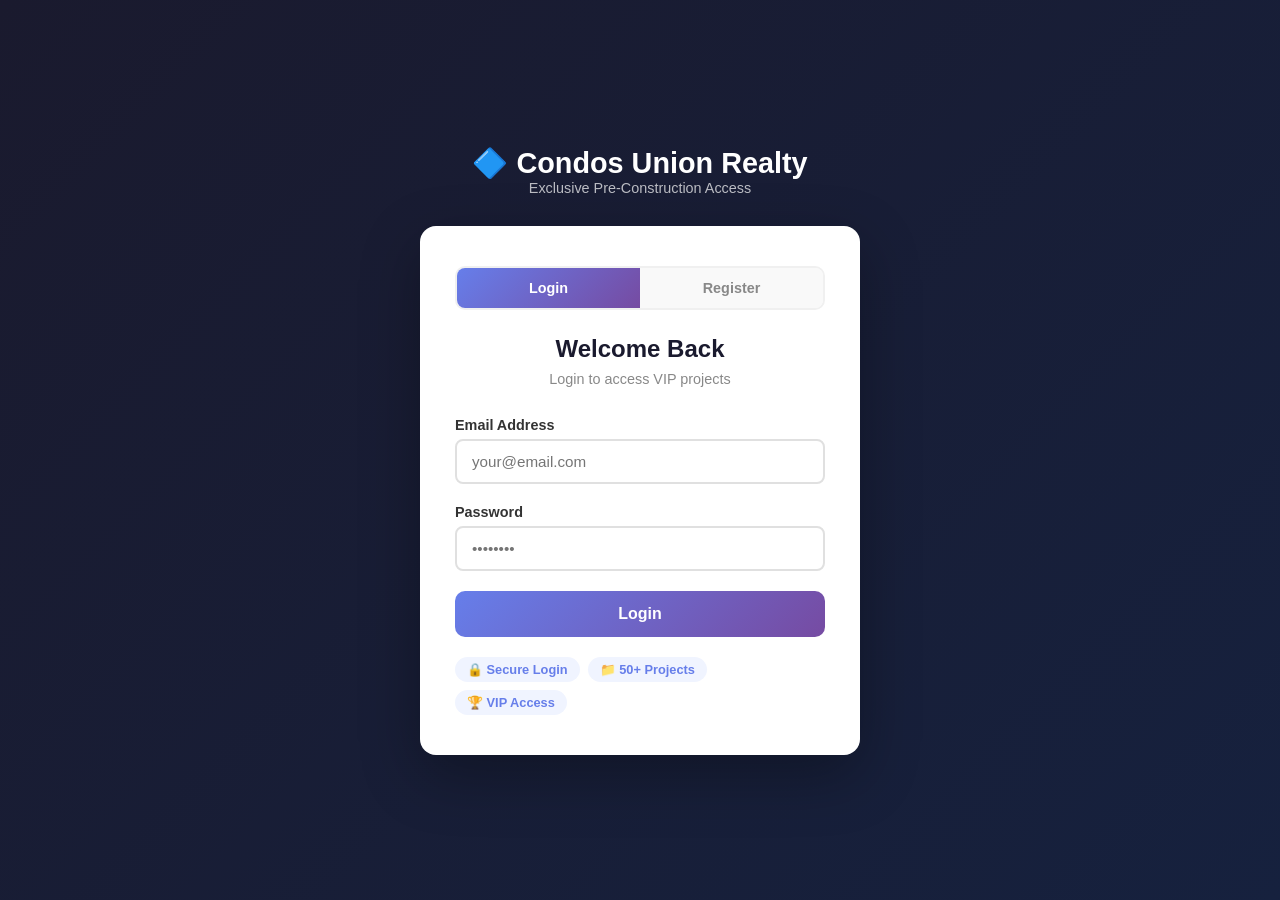
<file: client-view.html>
<!DOCTYPE html>
<html lang="en">
<head>
<meta charset="UTF-8">
<meta name="viewport" content="width=device-width, initial-scale=1.0">
<title>Client Portal — 51 Platinum Projects | Condos Union Realty</title>
<style>
*{margin:0;padding:0;box-sizing:border-box}
body{font-family:'Segoe UI',Arial,sans-serif;background:#f5f6fa;color:#222}
.top-bar{background:linear-gradient(135deg,#0d7377,#14a085);color:#fff;padding:20px 24px;display:flex;justify-content:space-between;align-items:center;flex-wrap:wrap;gap:10px}
.top-bar h1{font-size:1.3em}
.top-bar .role-tag{background:rgba(255,255,255,.2);padding:4px 14px;border-radius:20px;font-size:.8em;font-weight:700}
.top-bar .logout{background:rgba(255,255,255,.15);border:1px solid rgba(255,255,255,.3);color:#fff;padding:6px 16px;border-radius:8px;cursor:pointer;font-size:.85em}
.stats{display:flex;gap:10px;padding:16px 24px;flex-wrap:wrap;background:#fff;border-bottom:1px solid #eee}
.stat{flex:1;min-width:100px;text-align:center}
.stat .n{font-size:1.5em;font-weight:800;color:#1a1a2e}
.stat .l{font-size:.72em;color:#999;margin-top:2px}
.filter-row{display:flex;gap:8px;padding:14px 24px;flex-wrap:wrap;align-items:center;background:#fff}
.fbtn{padding:7px 16px;border:1px solid #ddd;background:#fff;border-radius:20px;cursor:pointer;font-size:.85em;transition:.2s}
.fbtn.on,.fbtn:hover{background:#1a1a2e;color:#fff;border-color:#1a1a2e}
.search{flex:1;min-width:180px;padding:8px 14px;border:1px solid #ddd;border-radius:20px;font-size:.9em}
.grid{display:grid;grid-template-columns:repeat(auto-fill,minmax(320px,1fr));gap:14px;padding:20px 24px}
.project-card{background:#fff;border-radius:12px;overflow:hidden;box-shadow:0 2px 10px rgba(0,0,0,.06);transition:.25s}
.project-card:hover{transform:translateY(-3px);box-shadow:0 8px 25px rgba(0,0,0,.1)}
.project-card.hot{border:2px solid #ff6b35}
.card-top{height:4px}
.proj-img{width:100%;height:180px;object-fit:cover;border-radius:8px;margin-bottom:8px}
.card-top.condo,.card-top.condo/townhome{background:linear-gradient(90deg,#667eea,#764ba2)}
.card-top.townhome,.card-top.townhome/detached,.card-top.townhome/detached/bungalow{background:linear-gradient(90deg,#11998e,#38ef7d)}
.card-top.detached,.card-top.bungalow{background:linear-gradient(90deg,#f093fb,#f5576c)}
.card-top.mixed,.card-top.community{background:linear-gradient(90deg,#fc4a1a,#f7b733)}
.card-body{padding:16px}
.card-head{display:flex;justify-content:space-between;align-items:center;margin-bottom:8px}
.type-badge{display:inline-block;padding:3px 10px;border-radius:10px;font-size:.72em;font-weight:700}
.type-badge.condo,.type-badge.condo/townhome{background:#e8eaf6;color:#3f51b5}
.type-badge.townhome,.type-badge.townhome/detached,.type-badge.townhome/detached/bungalow{background:#e8f5e9;color:#2e7d32}
.type-badge.detached,.type-badge.bungalow{background:#fff3e0;color:#e65100}
.type-badge.mixed,.type-badge.community{background:#f3e5f5;color:#7b1fa2}
.hot-badge{background:#ff6b35;color:#fff;padding:3px 10px;border-radius:10px;font-size:.72em;font-weight:700}
.proj-name{font-size:1.05em;color:#1a1a2e;margin-bottom:2px}
.proj-dev{font-size:.78em;color:#667eea;font-weight:600;margin-bottom:8px}
.meta-row{display:flex;flex-wrap:wrap;gap:6px;margin-bottom:8px}
.meta{background:#f5f6fa;padding:2px 8px;border-radius:6px;font-size:.76em;color:#555}
.commission-row{margin-top:8px;padding:8px 10px;background:#f9f9f9;border-radius:8px;font-size:.85em;display:flex;align-items:center;gap:6px}
.commission.confirmed{color:#27ae60;font-weight:800;font-size:1.1em}
.commission.pending{color:#e67e22;font-style:italic}
.empty{text-align:center;padding:60px;color:#999;font-size:1.1em}
.footer{text-align:center;padding:24px;color:#aaa;font-size:.78em}
.hidden{display:none!important}
@media(max-width:700px){.grid{grid-template-columns:1fr}.top-bar h1{font-size:1em}}
</style>
</head>
<body>

<div class="top-bar">
  <div>
    <h1>🔷 Client Portal | 51 Platinum Projects</h1>
    <span class="role-tag">客户专属</span>
  </div>
  <button class="logout" onclick="logout()">Logout</button>
</div>

<div class="stats">
  <div class="stat"><div class="n">51</div><div class="l">Total Projects</div></div>
  <div class="stat"><div class="n">15</div><div class="l">🔥 Hot Picks</div></div>
  <div class="stat"><div class="n">0</div><div class="l">🔗 w/ Portal</div></div>
  
</div>

<div class="filter-row">
  <button class="fbtn on" onclick="f('all',this)">All (51)</button>
  <button class="fbtn" onclick="f('Condo',this)">🏙️ Condo (12)</button>
  <button class="fbtn" onclick="f('Town',this)">🏡 Townhome (23)</button>
  <button class="fbtn" onclick="f('Detach',this)">🏠 Detached (12)</button>
  <button class="fbtn" onclick="fHot(this)">🔥 Hot (15)</button>
  
  <input class="search" placeholder="🔍 Search project, developer..." oninput="s(this.value)">
</div>

<div class="grid" id="grid">
      <div class="project-card hot" data-type="Condo" data-name="creekview collective baker homes">
        <div class="card-top condo"></div>
        <div class="card-body">
          <img class="proj-img" src="images/projects/creekview-collective.jpg" alt="Creekview Collective" loading="lazy">
          <div class="card-head">
            <span class="type-badge condo">🏙️ Condo</span>
            <span class="hot-badge">🔥 HOT</span>
          </div>
          <h3 class="proj-name">Creekview Collective</h3>
          <p class="proj-dev">Baker Homes</p>
          <div class="meta-row">
            <span class="meta">📍 GTA</span>
            
            <span class="meta">📅 2026-01-24</span>
          </div>
          
      </div>
      <div class="project-card hot" data-type="Mixed" data-name="abeja district ">
        <div class="card-top mixed"></div>
        <div class="card-body">
          <img class="proj-img" src="images/projects/abeja-district.jpg" alt="Abeja District" loading="lazy">
          <div class="card-head">
            <span class="type-badge mixed">🏘️ Mixed</span>
            <span class="hot-badge">🔥 HOT</span>
          </div>
          <h3 class="proj-name">Abeja District</h3>
          <p class="proj-dev">—</p>
          <div class="meta-row">
            <span class="meta">📍 GTA</span>
            <span class="meta">💰 Move-in Ready</span>
            <span class="meta">📅 2026-03-21</span>
          </div>
          
          
        </div>
      </div>
      <div class="project-card hot" data-type="Townhome" data-name="ivylea towns ">
        <div class="card-top townhome"></div>
        <div class="card-body">
          <div class="card-head">
            <span class="type-badge townhome">🏡 Townhome</span>
            <span class="hot-badge">🔥 HOT</span>
          </div>
          <h3 class="proj-name">Ivylea Towns</h3>
          <p class="proj-dev">—</p>
          <div class="meta-row">
            <span class="meta">📍 GTA</span>
            <span class="meta">💰 3% + 30-day closings</span>
            <span class="meta">📅 2025-11-29</span>
          </div>
          
          
        </div>
      </div>
      <div class="project-card" data-type="Townhome" data-name="modtera towns ">
        <div class="card-top townhome"></div>
        <div class="card-body">
          <img class="proj-img" src="images/projects/artisan-towns-2.png" alt="Modtera Towns" loading="lazy">
          <div class="card-head">
            <span class="type-badge townhome">🏡 Townhome</span>
            
          </div>
          <h3 class="proj-name">Modtera Towns</h3>
          <p class="proj-dev">—</p>
          <div class="meta-row">
            <span class="meta">📍 GTA</span>
            <span class="meta">💰 Accepting Worksheets</span>
            <span class="meta">📅 2025-11-26</span>
          </div>
          
          
        </div>
      </div>
      <div class="project-card" data-type="Townhome" data-name="chateau 9 (charbonnel) charbonnel">
        <div class="card-top townhome"></div>
        <div class="card-body">
          <img class="proj-img" src="images/projects/charbonnel.png" alt="Chateau 9" loading="lazy">
          <div class="card-head">
            <span class="type-badge townhome">🏡 Townhome</span>
            
          </div>
          <h3 class="proj-name">Chateau 9 (Charbonnel)</h3>
          <p class="proj-dev">Charbonnel</p>
          <div class="meta-row">
            <span class="meta">📍 GTA</span>
            
            <span class="meta">📅 2025-10-22</span>
          </div>
          
      </div>
      <div class="project-card" data-type="Townhome" data-name="flori (charbonnel) charbonnel">
        <div class="card-top townhome"></div>
        <div class="card-body">
          <img class="proj-img" src="images/projects/charbonnel.png" alt="Flori" loading="lazy">
          <div class="card-head">
            <span class="type-badge townhome">🏡 Townhome</span>
            
          </div>
          <h3 class="proj-name">Flori (Charbonnel)</h3>
          <p class="proj-dev">Charbonnel</p>
          <div class="meta-row">
            <span class="meta">📍 GTA</span>
            <span class="meta">💰 Worksheet</span>
            <span class="meta">📅 2025-09-22</span>
          </div>
          
      </div>
      <div class="project-card" data-type="Mixed" data-name="south lake ">
        <div class="card-top mixed"></div>
        <div class="card-body">
          <div class="card-head">
            <span class="type-badge mixed">🏘️ Mixed</span>
            
          </div>
          <h3 class="proj-name">South Lake</h3>
          <p class="proj-dev">—</p>
          <div class="meta-row">
            <span class="meta">📍 GTA</span>
            <span class="meta">💰 Grand Opening Oct 4</span>
            <span class="meta">📅 2025-09-25</span>
          </div>
          
          
        </div>
      </div>
      <div class="project-card" data-type="Mixed" data-name="the willows ">
        <div class="card-top mixed"></div>
        <div class="card-body">
          <img class="proj-img" src="images/projects/the-willows.jpg" alt="The Willows" loading="lazy">
          <div class="card-head">
            <span class="type-badge mixed">🏘️ Mixed</span>
            
          </div>
          <h3 class="proj-name">The Willows</h3>
          <p class="proj-dev">—</p>
          <div class="meta-row">
            <span class="meta">📍 GTA</span>
            <span class="meta">💰 Exclusive Broker Event Feb 10</span>
            <span class="meta">📅 2026-02-05</span>
          </div>
          
          
        </div>
      </div>
      <div class="project-card" data-type="Townhome" data-name="skylands townhome times group">
        <div class="card-top townhome"></div>
        <div class="card-body">
          <img class="proj-img" src="images/projects/skylands-townhome.png" alt="Skylands Townhome" loading="lazy">
          <div class="card-head">
            <span class="type-badge townhome">🏡 Townhome</span>
            
          </div>
          <h3 class="proj-name">Skylands Townhome</h3>
          <p class="proj-dev">Times Group</p>
          <div class="meta-row">
            <span class="meta">📍 GTA</span>
            
            <span class="meta">📅 2026-02-28</span>
          </div>
          
          
        </div>
      </div>
      <div class="project-card" data-type="Condo/Townhome" data-name="cherry house downtown east baker homes">
        <div class="card-top condo-townhome"></div>
        <div class="card-body">
          <img class="proj-img" src="images/projects/cherry-house.jpg" alt="Cherry House Downtown East" loading="lazy">
          <div class="card-head">
            <span class="type-badge condo-townhome">🏡 Condo/Townhome</span>
            
          </div>
          <h3 class="proj-name">Cherry House Downtown East</h3>
          <p class="proj-dev">Baker Homes</p>
          <div class="meta-row">
            <span class="meta">📍 GTA</span>
            <span class="meta">💰 Premium Rentals + Incentives</span>
            <span class="meta">📅 2026-02-18</span>
          </div>
          
      </div>
      <div class="project-card hot" data-type="Condo" data-name="m city 1 & 2 rogers/urban nation">
        <div class="card-top condo"></div>
        <div class="card-body">
          <img class="proj-img" src="images/projects/m-city-2.jpg" alt="M City" loading="lazy">
          <div class="card-head">
            <span class="type-badge condo">🏙️ Condo</span>
            <span class="hot-badge">🔥 HOT</span>
          </div>
          <h3 class="proj-name">M City 1 & 2</h3>
          <p class="proj-dev">Rogers/Urban Nation</p>
          <div class="meta-row">
            <span class="meta">📍 GTA</span>
            <span class="meta">💰 Up to $140K off, 5% Down</span>
            <span class="meta">📅 2025-08-06</span>
          </div>
          
      </div>
      <div class="project-card hot" data-type="Condo" data-name="pickering city centre ">
        <div class="card-top condo"></div>
        <div class="card-body">
          <img class="proj-img" src="images/projects/pickering-city-centre.jpg" alt="Pickering City Centre" loading="lazy">
          <div class="card-head">
            <span class="type-badge condo">🏙️ Condo</span>
            <span class="hot-badge">🔥 HOT</span>
          </div>
          <h3 class="proj-name">Pickering City Centre</h3>
          <p class="proj-dev">—</p>
          <div class="meta-row">
            <span class="meta">📍 GTA</span>
            <span class="meta">💰 Construction Starts Soon</span>
            <span class="meta">📅 2025-07-30</span>
          </div>
          
          
        </div>
      </div>
      <div class="project-card hot" data-type="Townhome/Detached/Bungalow" data-name="the gateway of lindsay ">
        <div class="card-top townhome-detached-bungalow"></div>
        <div class="card-body">
          <img class="proj-img" src="images/projects/gateway-lindsay.jpg" alt="The Gateway of Lindsay" loading="lazy">
          <div class="card-head">
            <span class="type-badge townhome-detached-bungalow">🏡 Townhome/Detached/Bungalow</span>
            <span class="hot-badge">🔥 HOT</span>
          </div>
          <h3 class="proj-name">The Gateway of Lindsay</h3>
          <p class="proj-dev">—</p>
          <div class="meta-row">
            <span class="meta">📍 GTA</span>
            <span class="meta">💰 From $579,990, $10K Down</span>
            <span class="meta">📅 2025-07-31</span>
          </div>
          
      </div>
      <div class="project-card" data-type="Townhome/Detached" data-name="seatonville phase 2 opus homes">
        <div class="card-top townhome-detached"></div>
        <div class="card-body">
          <img class="proj-img" src="images/projects/seatonville.jpg" alt="Seatonville Phase 2" loading="lazy">
          <div class="card-head">
            <span class="type-badge townhome-detached">🏡 Townhome/Detached</span>
            
          </div>
          <h3 class="proj-name">Seatonville Phase 2</h3>
          <p class="proj-dev">Opus Homes</p>
          <div class="meta-row">
            <span class="meta">📍 GTA</span>
            <span class="meta">💰 Accepting Worksheets</span>
            <span class="meta">📅 2025-07-18</span>
          </div>
          
      </div>
      <div class="project-card" data-type="Townhome" data-name="metroside (graywood) graywood group">
        <div class="card-top townhome"></div>
        <div class="card-body">
          <img class="proj-img" src="images/projects/graywood-metroside.jpg" alt="Metroside" loading="lazy">
          <div class="card-head">
            <span class="type-badge townhome">🏡 Townhome</span>
            
          </div>
          <h3 class="proj-name">Metroside (Graywood)</h3>
          <p class="proj-dev">Graywood Group</p>
          <div class="meta-row">
            <span class="meta">📍 GTA</span>
            <span class="meta">💰 Final units, 1600+ sqft</span>
            <span class="meta">📅 2025-07-19</span>
          </div>
          
      </div>
      <div class="project-card hot" data-type="Mixed" data-name="summit blue mountain primont">
        <div class="card-top mixed"></div>
        <div class="card-body">
          <div class="card-head">
            <span class="type-badge mixed">🏘️ Mixed</span>
            <span class="hot-badge">🔥 HOT</span>
          </div>
          <h3 class="proj-name">Summit Blue Mountain</h3>
          <p class="proj-dev">Primont</p>
          <div class="meta-row">
            <span class="meta">📍 GTA</span>
            <span class="meta">💰 Limited Time</span>
            <span class="meta">📅 2025-07-18</span>
          </div>
          
      </div>
      <div class="project-card" data-type="Condo" data-name="250 lawrence (graywood) graywood group">
        <div class="card-top condo"></div>
        <div class="card-body">
          <img class="proj-img" src="images/projects/graywood-metroside.jpg" alt="250 Lawrence" loading="lazy">
          <div class="card-head">
            <span class="type-badge condo">🏙️ Condo</span>
            
          </div>
          <h3 class="proj-name">250 Lawrence (Graywood)</h3>
          <p class="proj-dev">Graywood Group</p>
          <div class="meta-row">
            <span class="meta">📍 GTA</span>
            
            <span class="meta">📅 2025-06-19</span>
          </div>
          
      </div>
      <div class="project-card" data-type="Detached" data-name="bondhead community bondhead">
        <div class="card-top detached"></div>
        <div class="card-body">
          <img class="proj-img" src="images/projects/bondhead-community.jpg" alt="Bondhead Community" loading="lazy">
          <div class="card-head">
            <span class="type-badge detached">🏠 Detached</span>
            
          </div>
          <h3 class="proj-name">Bondhead Community</h3>
          <p class="proj-dev">Bondhead</p>
          <div class="meta-row">
            <span class="meta">📍 GTA</span>
            <span class="meta">💰 42-50ft from $1.2M</span>
            <span class="meta">📅 2025-05-24</span>
          </div>
          
      </div>
      <div class="project-card" data-type="Townhome" data-name="double kitchens/sep entrance ">
        <div class="card-top townhome"></div>
        <div class="card-body">
          <img class="proj-img" src="images/projects/valley-woodbridge.jpg" alt="Double Kitchens" loading="lazy">
          <img class="proj-img" src="images/projects/gateway-lindsay.jpg" alt="Double Kitchens" loading="lazy">
          <div class="card-head">
            <span class="type-badge townhome">🏡 Townhome</span>
            
          </div>
          <h3 class="proj-name">Double Kitchens/Sep Entrance</h3>
          <p class="proj-dev">—</p>
          <div class="meta-row">
            <span class="meta">📍 GTA</span>
            
            <span class="meta">📅 2025-06-19</span>
          </div>
          
          
        </div>
      </div>
      <div class="project-card hot" data-type="Mixed" data-name="rds new release rds real estate">
        <div class="card-top mixed"></div>
        <div class="card-body">
          <img class="proj-img" src="images/projects/gateway-lindsay.jpg" alt="RDS New Release" loading="lazy">
          <div class="card-head">
            <span class="type-badge mixed">🏘️ Mixed</span>
            <span class="hot-badge">🔥 HOT</span>
          </div>
          <h3 class="proj-name">RDS New Release</h3>
          <p class="proj-dev">RDS Real Estate</p>
          <div class="meta-row">
            <span class="meta">📍 GTA</span>
            <span class="meta">💰 From $587,000</span>
            <span class="meta">📅 2025-09-15</span>
          </div>
          
      </div>
      <div class="project-card" data-type="Townhome" data-name="oakville freehold towns ">
        <div class="card-top townhome"></div>
        <div class="card-body">
          <div class="card-head">
            <span class="type-badge townhome">🏡 Townhome</span>
            
          </div>
          <h3 class="proj-name">Oakville Freehold Towns</h3>
          <p class="proj-dev">—</p>
          <div class="meta-row">
            <span class="meta">📍 GTA</span>
            <span class="meta">💰 Sales Event</span>
            <span class="meta">📅 2025-09-12</span>
          </div>
          
          
        </div>
      </div>
      <div class="project-card" data-type="Detached" data-name="semi-detached (great gulf) great gulf">
        <div class="card-top detached"></div>
        <div class="card-body">
          <img class="proj-img" src="images/projects/great-gulf.jpg" alt="Semi-detached Great Gulf" loading="lazy">
          <div class="card-head">
            <span class="type-badge detached">🏠 Detached</span>
            
          </div>
          <h3 class="proj-name">Semi-detached (Great Gulf)</h3>
          <p class="proj-dev">Great Gulf</p>
          <div class="meta-row">
            <span class="meta">📍 GTA</span>
            <span class="meta">💰 $2,800/Month</span>
            <span class="meta">📅 2025-07-17</span>
          </div>
          
      </div>
      <div class="project-card hot" data-type="Townhome" data-name="now offering 4% (primont richmond hill) primont">
        <div class="card-top townhome"></div>
        <div class="card-body">
          <div class="card-head">
            <span class="type-badge townhome">🏡 Townhome</span>
            <span class="hot-badge">🔥 HOT</span>
          </div>
          <h3 class="proj-name">Now Offering 4% (Primont Richmond Hill)</h3>
          <p class="proj-dev">Primont</p>
          <div class="meta-row">
            <span class="meta">📍 GTA</span>
            <span class="meta">💰 Move-In Ready, Richmond Hill</span>
            <span class="meta">📅 2025-10-23</span>
          </div>
          
      </div>
      <div class="project-card" data-type="Mixed" data-name="2.5% commission inventory homes ">
        <div class="card-top mixed"></div>
        <div class="card-body">
          <img class="proj-img" src="images/projects/rosehaven-inventory.webp" alt="Inventory Homes" loading="lazy">
          <div class="card-head">
            <span class="type-badge mixed">🏘️ Mixed</span>
            
          </div>
          <h3 class="proj-name">2.5% Commission Inventory Homes</h3>
          <p class="proj-dev">—</p>
          <div class="meta-row">
            <span class="meta">📍 GTA</span>
            <span class="meta">💰 Inventory Homes</span>
            <span class="meta">📅 2025-08-27</span>
          </div>
          
          
        </div>
      </div>
      <div class="project-card hot" data-type="Detached" data-name="rosehaven vvip broker (inventory) rosehaven">
        <div class="card-top detached"></div>
        <div class="card-body">
          <img class="proj-img" src="images/projects/rosehaven-inventory.webp" alt="Rosehaven Inventory" loading="lazy">
          <div class="card-head">
            <span class="type-badge detached">🏠 Detached</span>
            <span class="hot-badge">🔥 HOT</span>
          </div>
          <h3 class="proj-name">Rosehaven VVIP Broker (Inventory)</h3>
          <p class="proj-dev">Rosehaven</p>
          <div class="meta-row">
            <span class="meta">📍 GTA</span>
            <span class="meta">💰 $500K Discount</span>
            <span class="meta">📅 2025-08-06</span>
          </div>
          
      </div>
      <div class="project-card" data-type="Townhome" data-name="angus glen luxury townhome ">
        <div class="card-top townhome"></div>
        <div class="card-body">
          <div class="card-head">
            <span class="type-badge townhome">🏡 Townhome</span>
            
          </div>
          <h3 class="proj-name">Angus Glen Luxury Townhome</h3>
          <p class="proj-dev">—</p>
          <div class="meta-row">
            <span class="meta">📍 GTA</span>
            <span class="meta">💰 Luxury</span>
            <span class="meta">📅 2025-09-02</span>
          </div>
          
      </div>
      <div class="project-card" data-type="Mixed" data-name="the art of living vip ">
        <div class="card-top mixed"></div>
        <div class="card-body">
          <div class="card-head">
            <span class="type-badge mixed">🏘️ Mixed</span>
            
          </div>
          <h3 class="proj-name">The Art Of Living VIP</h3>
          <p class="proj-dev">—</p>
          <div class="meta-row">
            <span class="meta">📍 GTA</span>
            <span class="meta">💰 VIP Event</span>
            <span class="meta">📅 2025-06-18</span>
          </div>
          
          
        </div>
      </div>
      <div class="project-card hot" data-type="Condo" data-name="1989 condominium latch developments">
        <div class="card-top condo"></div>
        <div class="card-body">
          <div class="card-head">
            <span class="type-badge condo">🏙️ Condo</span>
            <span class="hot-badge">🔥 HOT</span>
          </div>
          <h3 class="proj-name">1989 Condominium</h3>
          <p class="proj-dev">Latch Developments</p>
          <div class="meta-row">
            <span class="meta">📍 GTA</span>
            <span class="meta">💰 From $390,990, $123K Drop</span>
            <span class="meta">📅 2025-06-10</span>
          </div>
          
          
        </div>
      </div>
      <div class="project-card" data-type="Detached" data-name="new seaton aspen ridge/zavala">
        <div class="card-top detached"></div>
        <div class="card-body">
          <div class="card-head">
            <span class="type-badge detached">🏠 Detached</span>
            
          </div>
          <h3 class="proj-name">New Seaton</h3>
          <p class="proj-dev">Aspen Ridge/Zavala</p>
          <div class="meta-row">
            <span class="meta">📍 GTA</span>
            <span class="meta">💰 Price Guarantee</span>
            <span class="meta">📅 2025-03-31</span>
          </div>
          
          
        </div>
      </div>
      <div class="project-card" data-type="Community" data-name="mapleside meadows uniq communities">
        <div class="card-top community"></div>
        <div class="card-body">
          <img class="proj-img" src="images/projects/mapleside-meadows.webp" alt="Mapleside Meadows" loading="lazy">
          <div class="card-head">
            <span class="type-badge community">🏘️ Community</span>
            
          </div>
          <h3 class="proj-name">Mapleside Meadows</h3>
          <p class="proj-dev">Uniq Communities</p>
          <div class="meta-row">
            <span class="meta">📍 GTA</span>
            <span class="meta">💰 Now Selling, Vaughan</span>
            <span class="meta">📅 2025-06-06</span>
          </div>
          
      </div>
      <div class="project-card hot" data-type="Townhome/Detached" data-name="unionglen pma brethour">
        <div class="card-top townhome-detached"></div>
        <div class="card-body">
          <img class="proj-img" src="images/projects/unionglen.png" alt="Unionglen" loading="lazy">
          <div class="card-head">
            <span class="type-badge townhome-detached">🏡 Townhome/Detached</span>
            <span class="hot-badge">🔥 HOT</span>
          </div>
          <h3 class="proj-name">Unionglen</h3>
          <p class="proj-dev">PMA Brethour</p>
          <div class="meta-row">
            <span class="meta">📍 GTA</span>
            <span class="meta">💰 Towns Low $700s, Det from $900s</span>
            <span class="meta">📅 2026-04-18</span>
          </div>
          
          
        </div>
      </div>
      <div class="project-card" data-type="Townhome/Detached" data-name="east preserve remington homes">
        <div class="card-top townhome-detached"></div>
        <div class="card-body">
          <img class="proj-img" src="images/projects/remington-valley.jpg" alt="East Preserve" loading="lazy">
          <div class="card-head">
            <span class="type-badge townhome-detached">🏡 Townhome/Detached</span>
            
          </div>
          <h3 class="proj-name">East Preserve</h3>
          <p class="proj-dev">Remington Homes</p>
          <div class="meta-row">
            <span class="meta">📍 GTA</span>
            
            <span class="meta">📅 2024-05-02</span>
          </div>
          
      </div>
      <div class="project-card hot" data-type="Townhome/Detached" data-name="the winston collection baker re">
        <div class="card-top townhome-detached"></div>
        <div class="card-body">
          <div class="card-head">
            <span class="type-badge townhome-detached">🏡 Townhome/Detached</span>
            <span class="hot-badge">🔥 HOT</span>
          </div>
          <h3 class="proj-name">The Winston Collection</h3>
          <p class="proj-dev">Baker RE</p>
          <div class="meta-row">
            <span class="meta">📍 GTA</span>
            <span class="meta">💰 From $1,699,900</span>
            <span class="meta">📅 2025-09-14</span>
          </div>
          
      </div>
      <div class="project-card" data-type="Condo" data-name="concord canada house concord">
        <div class="card-top condo"></div>
        <div class="card-body">
          <div class="card-head">
            <span class="type-badge condo">🏙️ Condo</span>
            
          </div>
          <h3 class="proj-name">Concord Canada House</h3>
          <p class="proj-dev">Concord</p>
          <div class="meta-row">
            <span class="meta">📍 GTA</span>
            <span class="meta">💰 $50K Discount, 5% Deposit</span>
            <span class="meta">📅 2025</span>
          </div>
          
      </div>
      <div class="project-card" data-type="Condo" data-name="station no. 3 ">
        <div class="card-top condo"></div>
        <div class="card-body">
          <div class="card-head">
            <span class="type-badge condo">🏙️ Condo</span>
            
          </div>
          <h3 class="proj-name">Station No. 3</h3>
          <p class="proj-dev">—</p>
          <div class="meta-row">
            <span class="meta">📍 GTA</span>
            
            <span class="meta">📅 2025</span>
          </div>
          
          
        </div>
      </div>
      <div class="project-card" data-type="Condo" data-name="anthem at metalworks ">
        <div class="card-top condo"></div>
        <div class="card-body">
          <div class="card-head">
            <span class="type-badge condo">🏙️ Condo</span>
            
          </div>
          <h3 class="proj-name">Anthem at Metalworks</h3>
          <p class="proj-dev">—</p>
          <div class="meta-row">
            <span class="meta">📍 GTA</span>
            
            <span class="meta">📅 2025</span>
          </div>
          
          
        </div>
      </div>
      <div class="project-card" data-type="Condo" data-name="lsq / rare rare">
        <div class="card-top condo"></div>
        <div class="card-body">
          <div class="card-head">
            <span class="type-badge condo">🏙️ Condo</span>
            
          </div>
          <h3 class="proj-name">LSQ / RARE</h3>
          <p class="proj-dev">RARE</p>
          <div class="meta-row">
            <span class="meta">📍 GTA</span>
            
            <span class="meta">📅 2025</span>
          </div>
          
      </div>
      <div class="project-card" data-type="Condo" data-name="uce & the grand ">
        <div class="card-top condo"></div>
        <div class="card-body">
          <div class="card-head">
            <span class="type-badge condo">🏙️ Condo</span>
            
          </div>
          <h3 class="proj-name">UCE & The Grand</h3>
          <p class="proj-dev">—</p>
          <div class="meta-row">
            <span class="meta">📍 GTA</span>
            
            <span class="meta">📅 2025</span>
          </div>
          
          
        </div>
      </div>
      <div class="project-card" data-type="Condo" data-name="exhale residences ">
        <div class="card-top condo"></div>
        <div class="card-body">
          <div class="card-head">
            <span class="type-badge condo">🏙️ Condo</span>
            
          </div>
          <h3 class="proj-name">Exhale Residences</h3>
          <p class="proj-dev">—</p>
          <div class="meta-row">
            <span class="meta">📍 GTA</span>
            
            <span class="meta">📅 2025</span>
          </div>
          
          
        </div>
      </div>
      <div class="project-card" data-type="Detached" data-name="ellis lane phase 2 poetry living">
        <div class="card-top detached"></div>
        <div class="card-body">
          <img class="proj-img" src="images/projects/ellis-lane.jpg" alt="Ellis Lane Phase 2" loading="lazy">
          <div class="card-head">
            <span class="type-badge detached">🏠 Detached</span>
            
          </div>
          <h3 class="proj-name">Ellis Lane Phase 2</h3>
          <p class="proj-dev">Poetry Living</p>
          <div class="meta-row">
            <span class="meta">📍 GTA</span>
            <span class="meta">💰 From Low $1M</span>
            <span class="meta">📅 2025-06-04</span>
          </div>
          
      </div>
      <div class="project-card hot" data-type="Townhome/Detached" data-name="ivy rouge starlane/rosehaven">
        <div class="card-top townhome-detached"></div>
        <div class="card-body">
          <img class="proj-img" src="images/projects/ivy-rouge.gif" alt="Ivy Rouge" loading="lazy">
          <div class="card-head">
            <span class="type-badge townhome-detached">🏡 Townhome/Detached</span>
            <span class="hot-badge">🔥 HOT</span>
          </div>
          <h3 class="proj-name">Ivy Rouge</h3>
          <p class="proj-dev">Starlane/Rosehaven</p>
          <div class="meta-row">
            <span class="meta">📍 GTA</span>
            <span class="meta">💰 From $1,099,990, Oakville</span>
            <span class="meta">📅 2025-09-16</span>
          </div>
          
      </div>
      <div class="project-card" data-type="Mixed" data-name="south barrie remington">
        <div class="card-top mixed"></div>
        <div class="card-body">
          <img class="proj-img" src="images/projects/remington-valley.jpg" alt="South Barrie" loading="lazy">
          <div class="card-head">
            <span class="type-badge mixed">🏘️ Mixed</span>
            
          </div>
          <h3 class="proj-name">South Barrie</h3>
          <p class="proj-dev">Remington</p>
          <div class="meta-row">
            <span class="meta">📍 GTA</span>
            
            <span class="meta">📅 2025-06-13</span>
          </div>
          
      </div>
      <div class="project-card hot" data-type="Townhome" data-name="taywood estates greenpark">
        <div class="card-top townhome"></div>
        <div class="card-body">
          <img class="proj-img" src="images/projects/taywood-estates.webp" alt="Taywood Estates" loading="lazy">
          <div class="card-head">
            <span class="type-badge townhome">🏡 Townhome</span>
            <span class="hot-badge">🔥 HOT</span>
          </div>
          <h3 class="proj-name">Taywood Estates</h3>
          <p class="proj-dev">Greenpark</p>
          <div class="meta-row">
            <span class="meta">📍 GTA</span>
            <span class="meta">💰 Burlington</span>
            <span class="meta">📅 2025-07-31</span>
          </div>
          
      </div>
      <div class="project-card" data-type="Bungalow" data-name="juniper gate remington">
        <div class="card-top bungalow"></div>
        <div class="card-body">
          <img class="proj-img" src="images/projects/remington-valley.jpg" alt="Juniper Gate" loading="lazy">
          <div class="card-head">
            <span class="type-badge bungalow">🏚️ Bungalow</span>
            
          </div>
          <h3 class="proj-name">Juniper Gate</h3>
          <p class="proj-dev">Remington</p>
          <div class="meta-row">
            <span class="meta">📍 GTA</span>
            <span class="meta">💰 From $900s</span>
            <span class="meta">📅 2025-05-07</span>
          </div>
          
      </div>
      <div class="project-card" data-type="Mixed" data-name="simcoe woods rosehaven">
        <div class="card-top mixed"></div>
        <div class="card-body">
          <img class="proj-img" src="images/projects/simcoe-woods.png" alt="Simcoe Woods" loading="lazy">
          <div class="card-head">
            <span class="type-badge mixed">🏘️ Mixed</span>
            
          </div>
          <h3 class="proj-name">Simcoe Woods</h3>
          <p class="proj-dev">Rosehaven</p>
          <div class="meta-row">
            <span class="meta">📍 GTA</span>
            
            <span class="meta">📅 2025</span>
          </div>
          
      </div>
      <div class="project-card" data-type="Townhome" data-name="carousel towns @ thornhill walk liberty dev">
        <div class="card-top townhome"></div>
        <div class="card-body">
          <img class="proj-img" src="images/projects/carousel-thornhill.png" alt="Carousel Towns" loading="lazy">
          <div class="card-head">
            <span class="type-badge townhome">🏡 Townhome</span>
            
          </div>
          <h3 class="proj-name">Carousel Towns @ Thornhill Walk</h3>
          <p class="proj-dev">Liberty Dev</p>
          <div class="meta-row">
            <span class="meta">📍 GTA</span>
            <span class="meta">💰 VIP: libertyvip</span>
            <span class="meta">📅 2025</span>
          </div>
          
      </div>
      <div class="project-card" data-type="Townhome" data-name="towns on bayview ">
        <div class="card-top townhome"></div>
        <div class="card-body">
          <img class="proj-img" src="images/projects/trinity-red-oaks.png" alt="Towns on Bayview" loading="lazy">
          <div class="card-head">
            <span class="type-badge townhome">🏡 Townhome</span>
            
          </div>
          <h3 class="proj-name">Towns on Bayview</h3>
          <p class="proj-dev">—</p>
          <div class="meta-row">
            <span class="meta">📍 GTA</span>
            
            <span class="meta">📅 2025</span>
          </div>
          
          
        </div>
      </div>
      <div class="project-card" data-type="Townhome" data-name="appellation primont">
        <div class="card-top townhome"></div>
        <div class="card-body">
          <img class="proj-img" src="images/projects/primont-rendering.gif" alt="Appellation" loading="lazy">
          <div class="card-head">
            <span class="type-badge townhome">🏡 Townhome</span>
            
          </div>
          <h3 class="proj-name">Appellation</h3>
          <p class="proj-dev">Primont</p>
          <div class="meta-row">
            <span class="meta">📍 GTA</span>
            <span class="meta">💰 Welland</span>
            <span class="meta">📅 2025-06-26</span>
          </div>
          
      </div>
      <div class="project-card" data-type="Townhome" data-name="pier house towns branthaven">
        <div class="card-top townhome"></div>
        <div class="card-body">
          <div class="card-head">
            <span class="type-badge townhome">🏡 Townhome</span>
            
          </div>
          <h3 class="proj-name">Pier House Towns</h3>
          <p class="proj-dev">Branthaven</p>
          <div class="meta-row">
            <span class="meta">📍 GTA</span>
            <span class="meta">💰 Lakeview Village</span>
            <span class="meta">📅 2026-02-26</span>
          </div>
          
      </div>
      <div class="project-card" data-type="Mixed" data-name="minto overthrow 2b minto">
        <div class="card-top mixed"></div>
        <div class="card-body">
          <div class="card-head">
            <span class="type-badge mixed">🏘️ Mixed</span>
            
          </div>
          <h3 class="proj-name">Minto Overthrow 2B</h3>
          <p class="proj-dev">Minto</p>
          <div class="meta-row">
            <span class="meta">📍 GTA</span>
            <span class="meta">💰 PW: earlyaccess2025</span>
            <span class="meta">📅 2025</span>
          </div>
          
      </div>
      <div class="project-card" data-type="Townhome" data-name="carding house towns ">
        <div class="card-top townhome"></div>
        <div class="card-body">
          <div class="card-head">
            <span class="type-badge townhome">🏡 Townhome</span>
            
          </div>
          <h3 class="proj-name">Carding House Towns</h3>
          <p class="proj-dev">—</p>
          <div class="meta-row">
            <span class="meta">📍 GTA</span>
            
            <span class="meta">📅 2025</span>
          </div>
          
          
        </div>
      </div>
</div>

<div class="footer">© 2025–2026 Condos Union Realty Inc. | 客户专属版本 | <a href="https://condosunionrealty.com">condosunionrealty.com</a></div>

<script>
function checkAuth(){
  const u=JSON.parse(localStorage.getItem('cur_loggedin')||'null');
  if(!u){window.location.href='portal.html';return}
  if(u.type==='broker'){window.location.href='broker-view.html';return}
}
checkAuth();

function logout(){
  localStorage.removeItem('cur_loggedin');
  window.location.href='portal.html';
}

function f(type,btn){
  document.querySelectorAll('.fbtn').forEach(b=>b.classList.remove('on'));
  btn.classList.add('on');
  document.querySelectorAll('.project-card').forEach(c=>{
    if(type==='all'){c.classList.remove('hidden');return}
    c.classList.toggle('hidden',!c.getAttribute('data-type').includes(type));
  });
}
function fHot(btn){
  document.querySelectorAll('.fbtn').forEach(b=>b.classList.remove('on'));
  btn.classList.add('on');
  document.querySelectorAll('.project-card').forEach(c=>{
    c.classList.toggle('hidden',!c.classList.contains('hot'));
  });
}

function s(q){
  q=q.toLowerCase();
  document.querySelectorAll('.project-card').forEach(c=>{
    c.style.display=(c.getAttribute('data-name')||'').includes(q)?'':'none';
  });
}
</script>
</body>
</html>
</file>
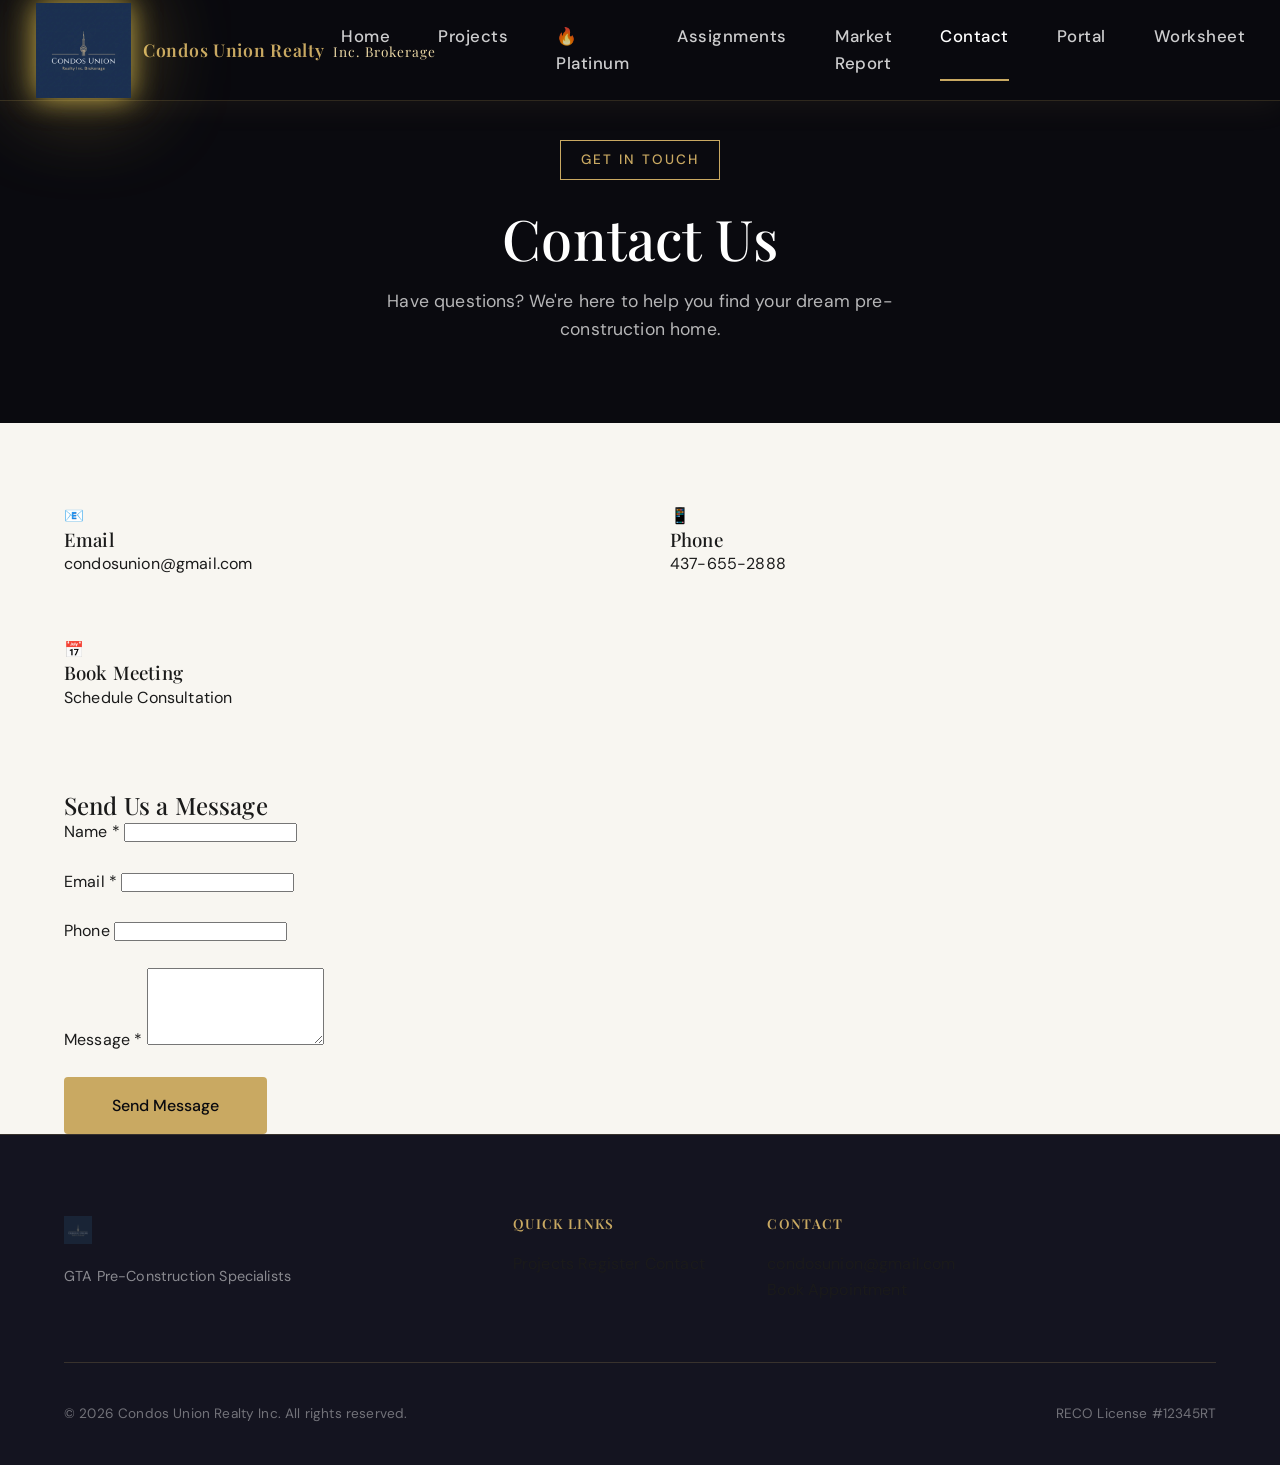
<file: contact.html>
<!DOCTYPE html>
<html lang="en">
<head>
  <meta charset="UTF-8">
  <meta name="viewport" content="width=device-width, initial-scale=1.0">
  <title>Contact | Condos Union Realty</title>
  <meta name="description" content="Contact Condos Union Realty for pre-construction condo & townhome opportunities across the GTA. Book free consultation.">
  <meta name="keywords" content="contact Condos Union Realty, GTA real estate contact, pre-construction consultation, book appointment">
  
  <!-- Open Graph -->
  <meta property="og:title" content="Contact | Condos Union Realty">
  <meta property="og:description" content="Contact Condos Union Realty for pre-construction condo & townhome opportunities across the GTA.">
  <meta property="og:type" content="website">
  <meta property="og:url" content="https://condosunionrealty.com/contact.html">
  <meta property="og:image" content="https://condosunionrealty.com/images/logo.png">
  <meta property="og:site_name" content="Condos Union Realty">
  
  <!-- Twitter Card -->
  <meta name="twitter:card" content="summary_large_image">
  <meta name="twitter:title" content="Contact | Condos Union Realty">
  <meta name="twitter:description" content="Contact us for GTA pre-construction opportunities. Book free consultation.">
  <meta name="twitter:image" content="https://condosunionrealty.com/images/logo.png">
  
  <link rel="preconnect" href="https://fonts.googleapis.com">
  <link rel="preconnect" href="https://fonts.gstatic.com" crossorigin>
  <link href="https://fonts.googleapis.com/css2?family=Playfair+Display:wght@400;500;600;700&family=DM+Sans:wght@300;400;500;600&display=swap" rel="stylesheet">
  
  <link rel="stylesheet" href="css/style.css">
  <link rel="icon" type="image/png" href="images/logo.png">
  
  <!-- JSON-LD Schema -->
  <script type="application/ld+json">
  {
    "@context": "https://schema.org",
    "@type": "ContactPage",
    "name": "Contact | Condos Union Realty",
    "description": "Contact Condos Union Realty for pre-construction condo & townhome opportunities across the GTA.",
    "url": "https://condosunionrealty.com/contact.html",
    "mainEntity": {
      "@type": "RealEstateAgent",
      "name": "Condos Union Realty Inc.",
      "telephone": "+1-437-655-2888",
      "email": "condosunion@gmail.com"
    }
  }
  </script>
</head>
<body>
  <!-- Navigation -->
  <nav class="nav">
    <div class="nav-container">
      <a href="index.html" class="nav-logo" style="display:flex;align-items:center;gap:12px;text-decoration:none;">
        <img src="images/logo.png" alt="Condos Union Realty">
        <span style="color:#c9a962;font-family:'Playfair Display',serif;font-size:1.1rem;font-weight:600;letter-spacing:0.04em;white-space:nowrap;">Condos Union Realty <span style="color:#e8d5a3;font-weight:400;font-size:0.85rem;margin-left:4px;letter-spacing:0.08em;">Inc. Brokerage</span></span>
      </a>
      <div class="nav-links">
        <a href="index.html" class="nav-link">Home</a>
        <a href="projects.html" class="nav-link">Projects</a>
        <a href="platinum-projects.html" class="nav-link">🔥 Platinum</a>
        <a href="assignment.html" class="nav-link">Assignments</a>
        <a href="market-report.html" class="nav-link">Market Report</a>
        <a href="contact.html" class="nav-link active">Contact</a>
        <a href="portal.html" class="nav-link">Portal</a>
        <a href="worksheet.html" class="nav-link">Worksheet</a>
      </div>
    </div>
  </nav>

  <!-- Hero -->
  <section class="contact-hero">
    <div class="container">
      <span class="hero-tag">Get In Touch</span>
      <h1>Contact Us</h1>
      <p>Have questions? We're here to help you find your dream pre-construction home.</p>
    </div>
  </section>

  <!-- Contact Info -->
  <section class="contact-section">
    <div class="container">
      <div class="contact-grid">
        <div class="contact-card">
          <div class="contact-icon">📧</div>
          <h3>Email</h3>
          <p><a href="mailto:condosunion@gmail.com">condosunion@gmail.com</a></p>
        </div>
        
        <div class="contact-card">
          <div class="contact-icon">📱</div>
          <h3>Phone</h3>
          <p><a href="tel:+14376552888">437-655-2888</a></p>
        </div>
        
        <div class="contact-card">
          <div class="contact-icon">📅</div>
          <h3>Book Meeting</h3>
          <p><a href="https://calendly.com/condosunion" target="_blank">Schedule Consultation</a></p>
        </div>
      </div>
    </div>
  </section>

  <!-- Contact Form -->
  <section class="contact-form-section">
    <div class="container">
      <div class="contact-form-wrap">
        <h2>Send Us a Message</h2>
        <form action="https://formspree.io/f/xyzyjqrp" method="POST">
          <div class="form-group">
            <label for="name">Name *</label>
            <input type="text" id="name" name="name" required>
          </div>
          
          <div class="form-group">
            <label for="email">Email *</label>
            <input type="email" id="email" name="email" required>
          </div>
          
          <div class="form-group">
            <label for="phone">Phone</label>
            <input type="tel" id="phone" name="phone">
          </div>
          
          <div class="form-group">
            <label for="message">Message *</label>
            <textarea id="message" name="message" rows="5" required></textarea>
          </div>
          
          <button type="submit" class="btn btn-primary btn-large">Send Message</button>
        </form>
      </div>
    </div>
  </section>

  <!-- Footer -->
  <footer class="footer">
    <div class="container">
      <div class="footer-grid">
        <div class="footer-brand">
          <a href="index.html" class="footer-logo">
            <img src="images/logo.png" alt="Condos Union Realty" style="height: 28px;">
          </a>
          <p class="footer-tagline">GTA Pre-Construction Specialists</p>
        </div>
        
        <div class="footer-links">
          <h4 class="footer-heading">Quick Links</h4>
          <a href="projects.html">Projects</a>
          <a href="portal.html">Register</a>
          <a href="contact.html">Contact</a>
        </div>
        
        <div class="footer-contact">
          <h4 class="footer-heading">Contact</h4>
          <p>condosunion@gmail.com</p>
          <p><a href="https://calendly.com/condosunion">Book Appointment</a></p>
        </div>
      </div>
      
      <div class="footer-bottom">
        <p>© 2026 Condos Union Realty Inc. All rights reserved.</p>
        <p>RECO License #12345RT</p>
      </div>
    </div>
  </footer>

  <script src="js/main.js"></script>
</body>
</html>
</file>
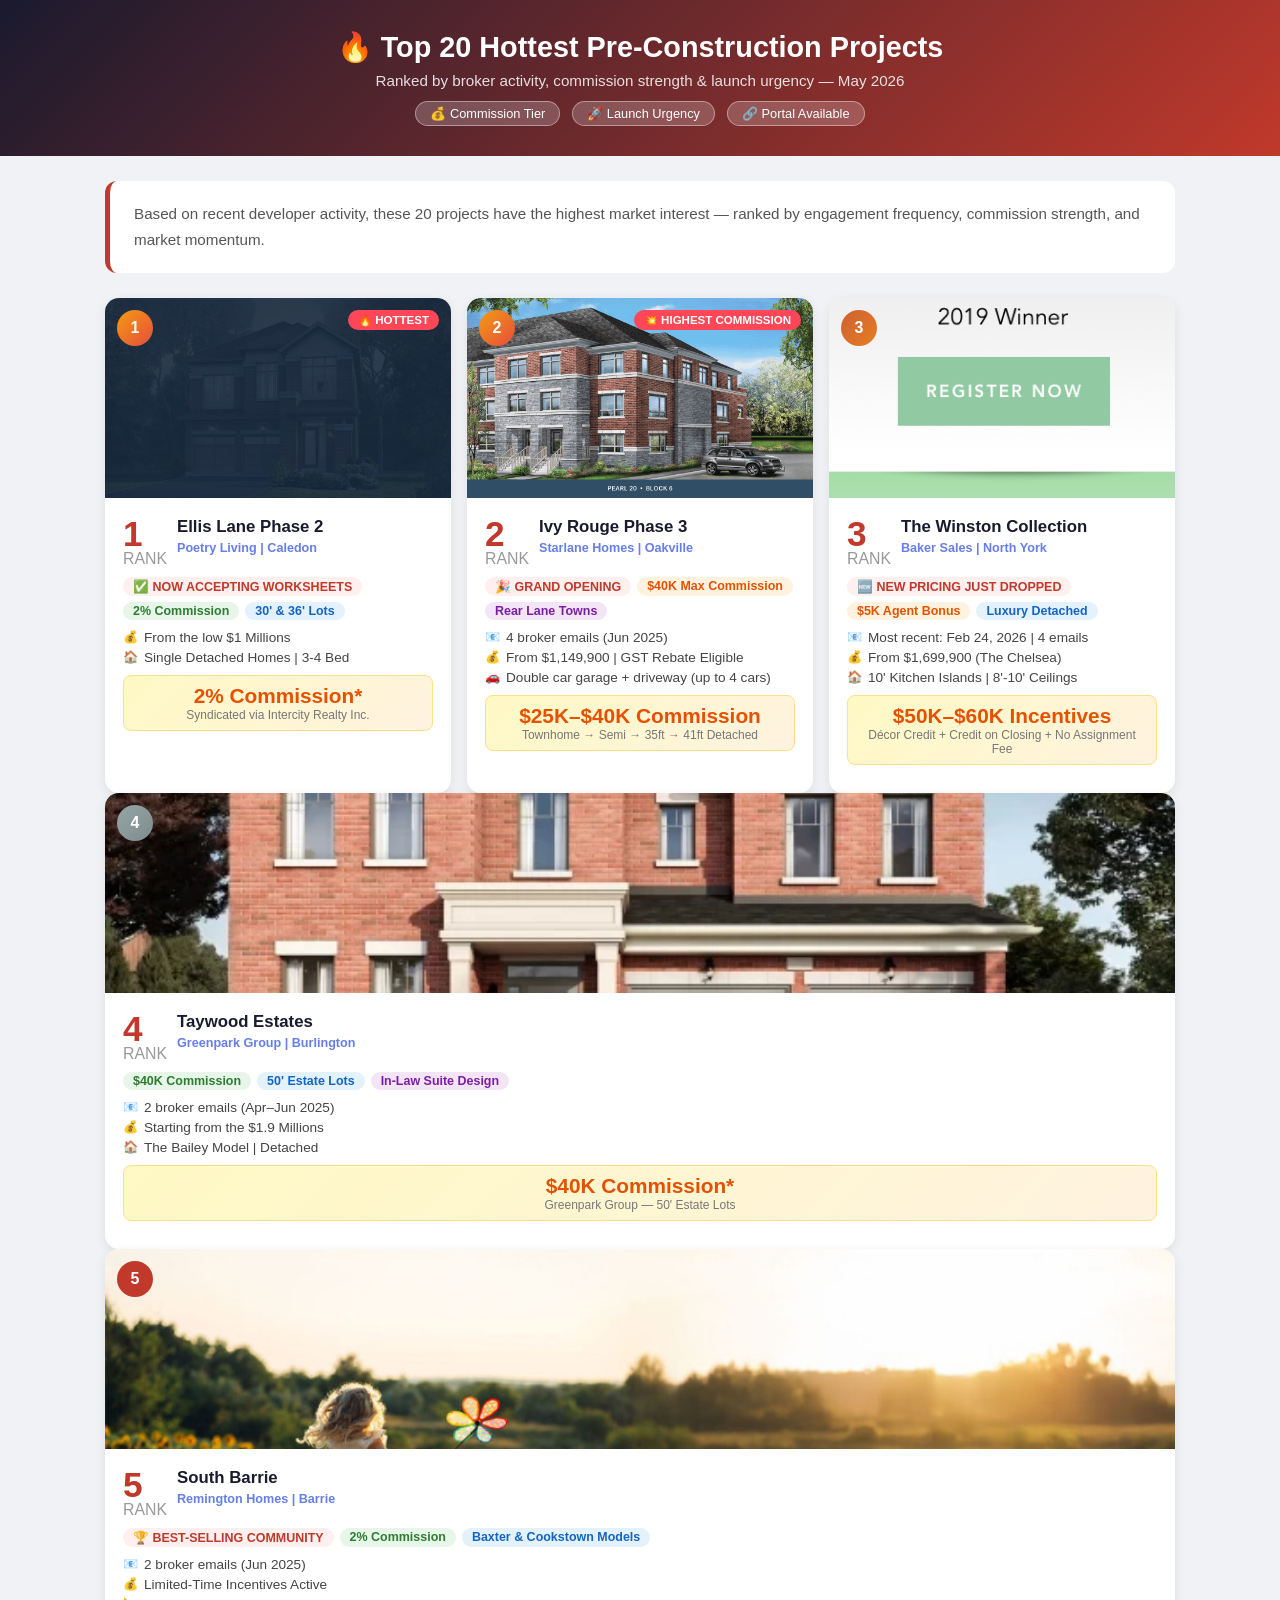
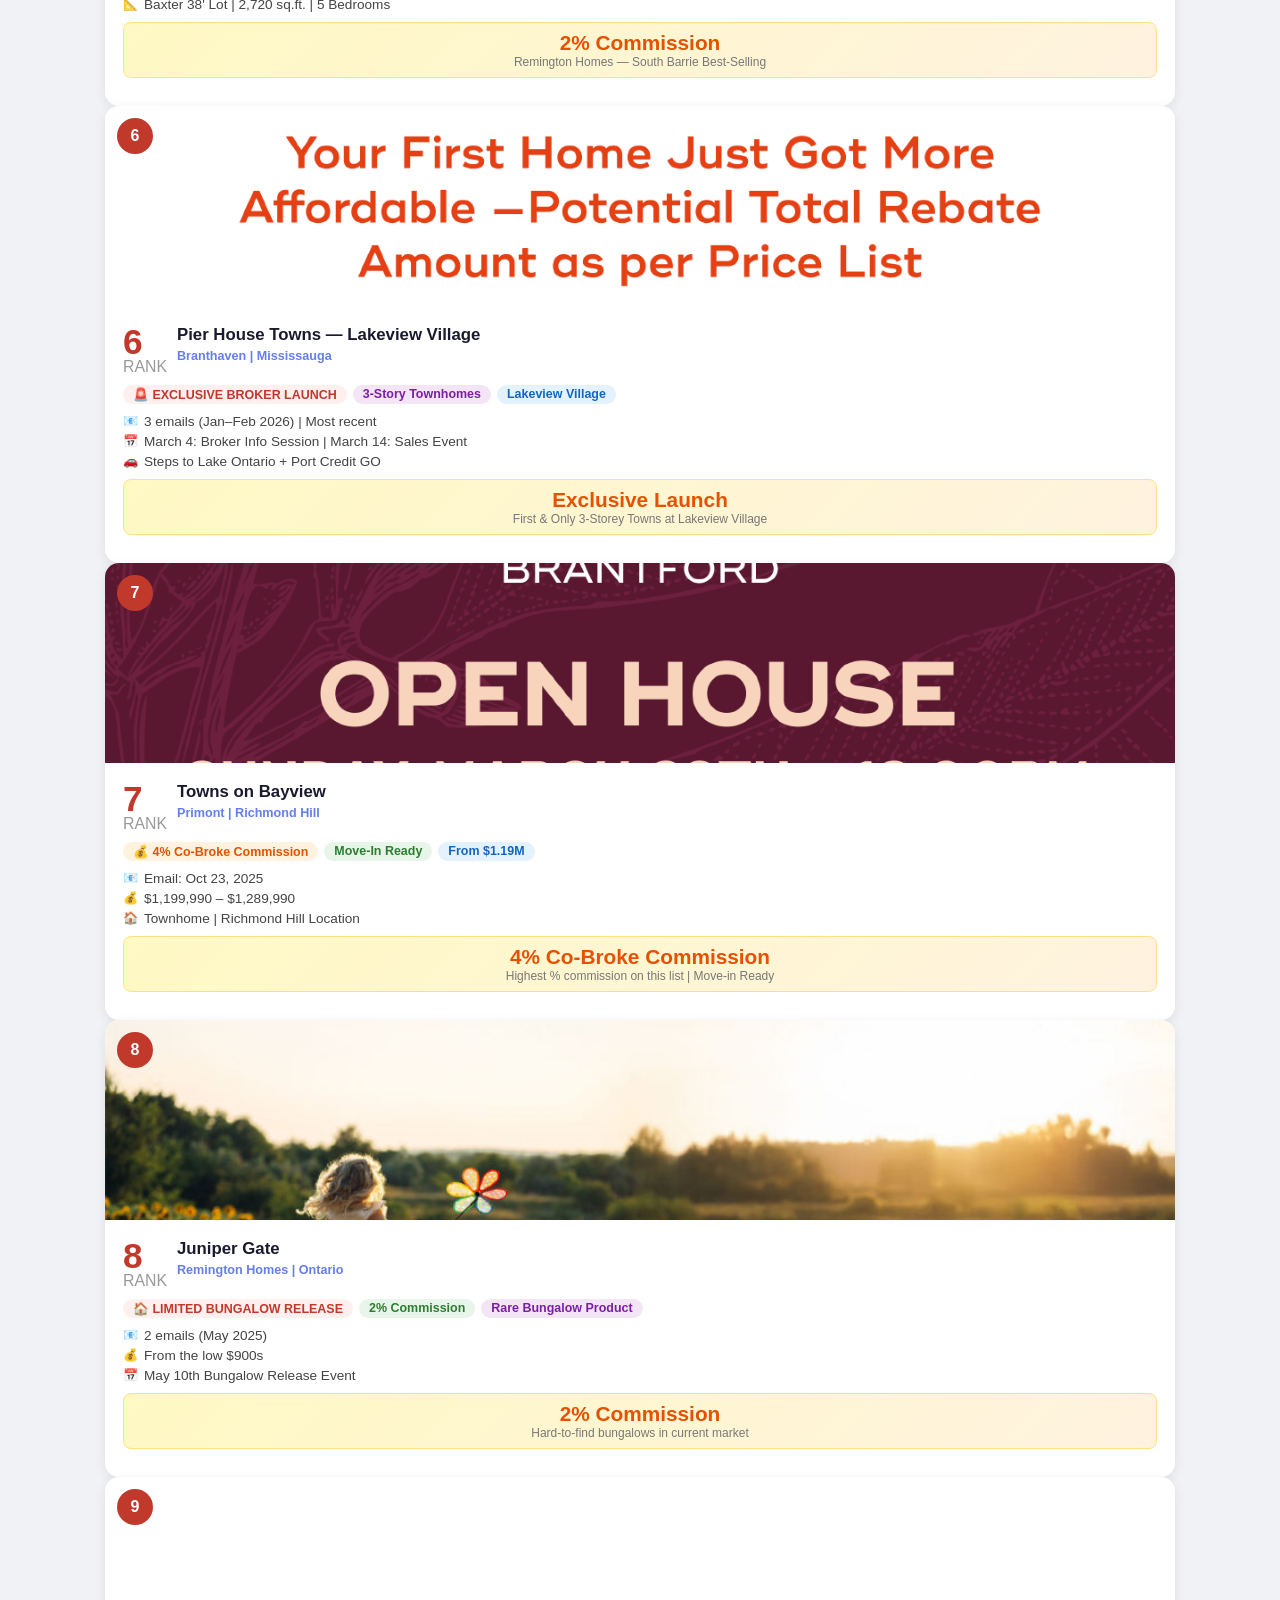
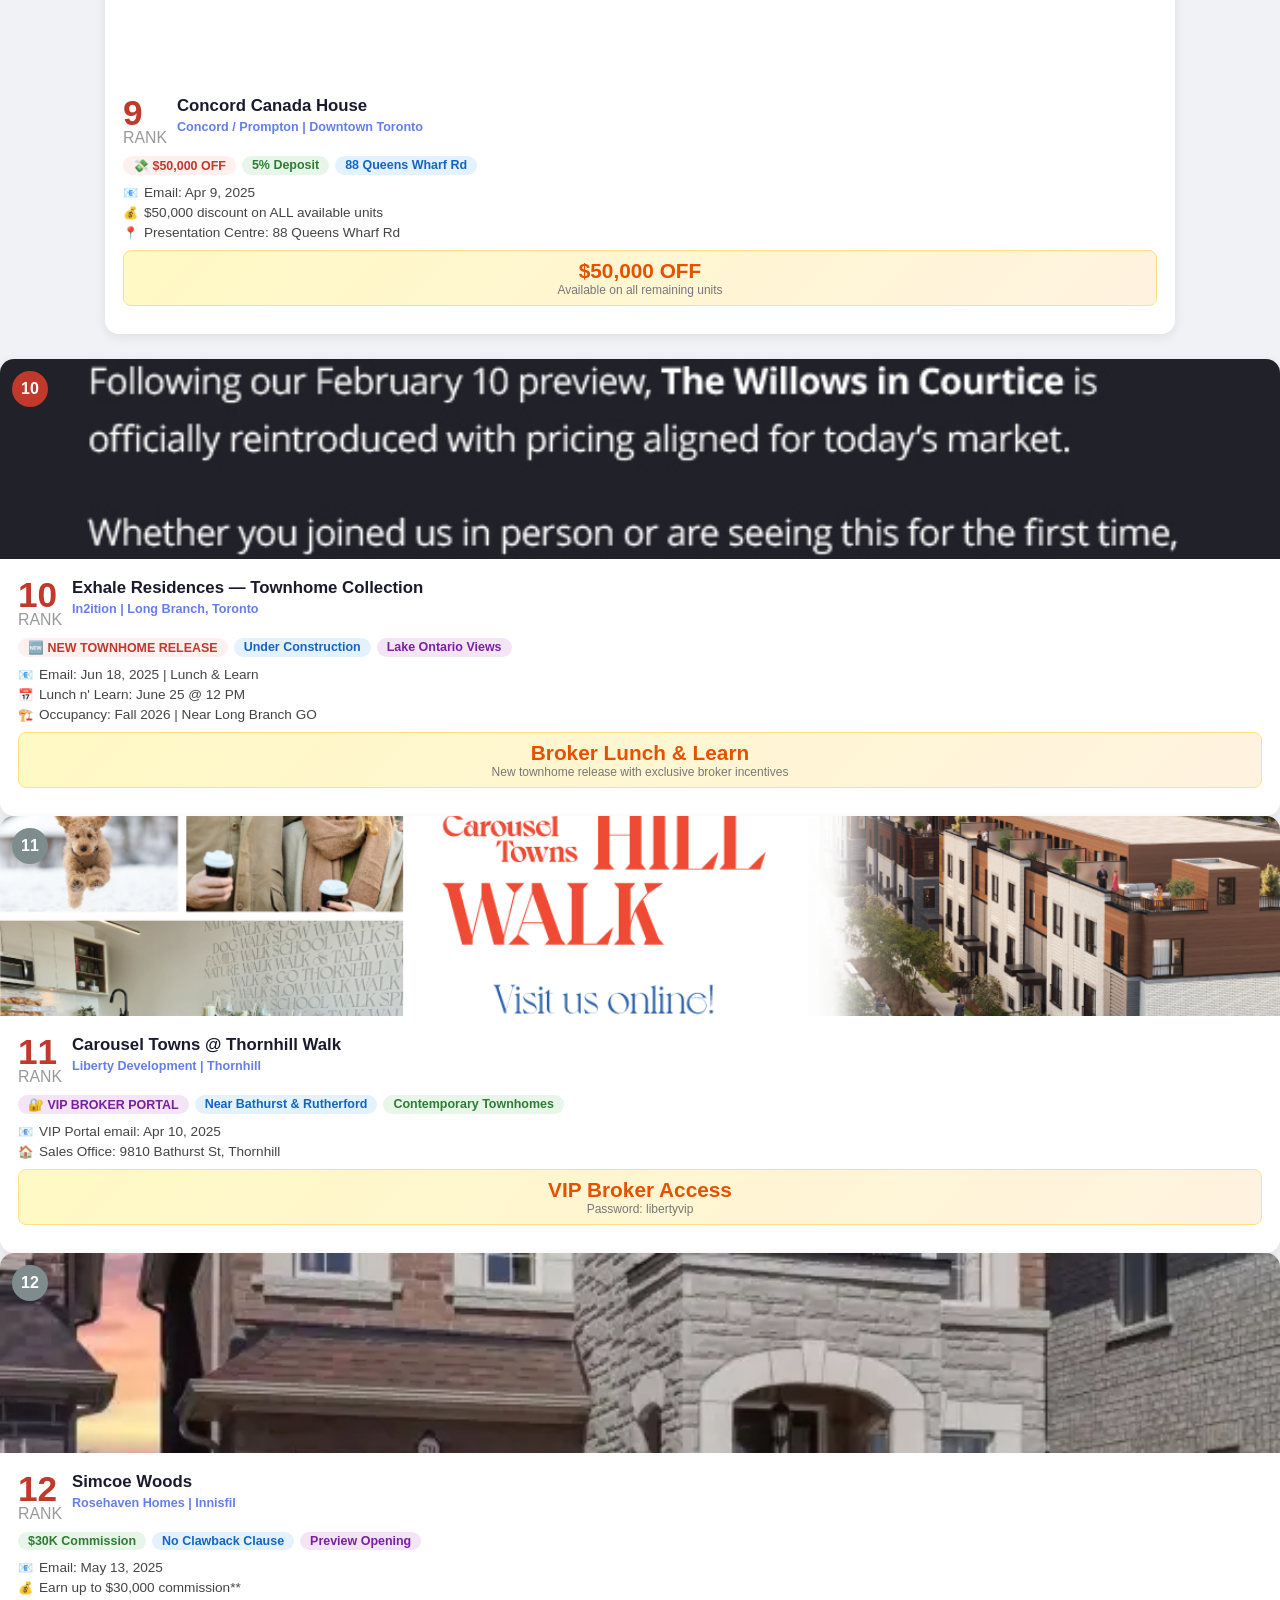
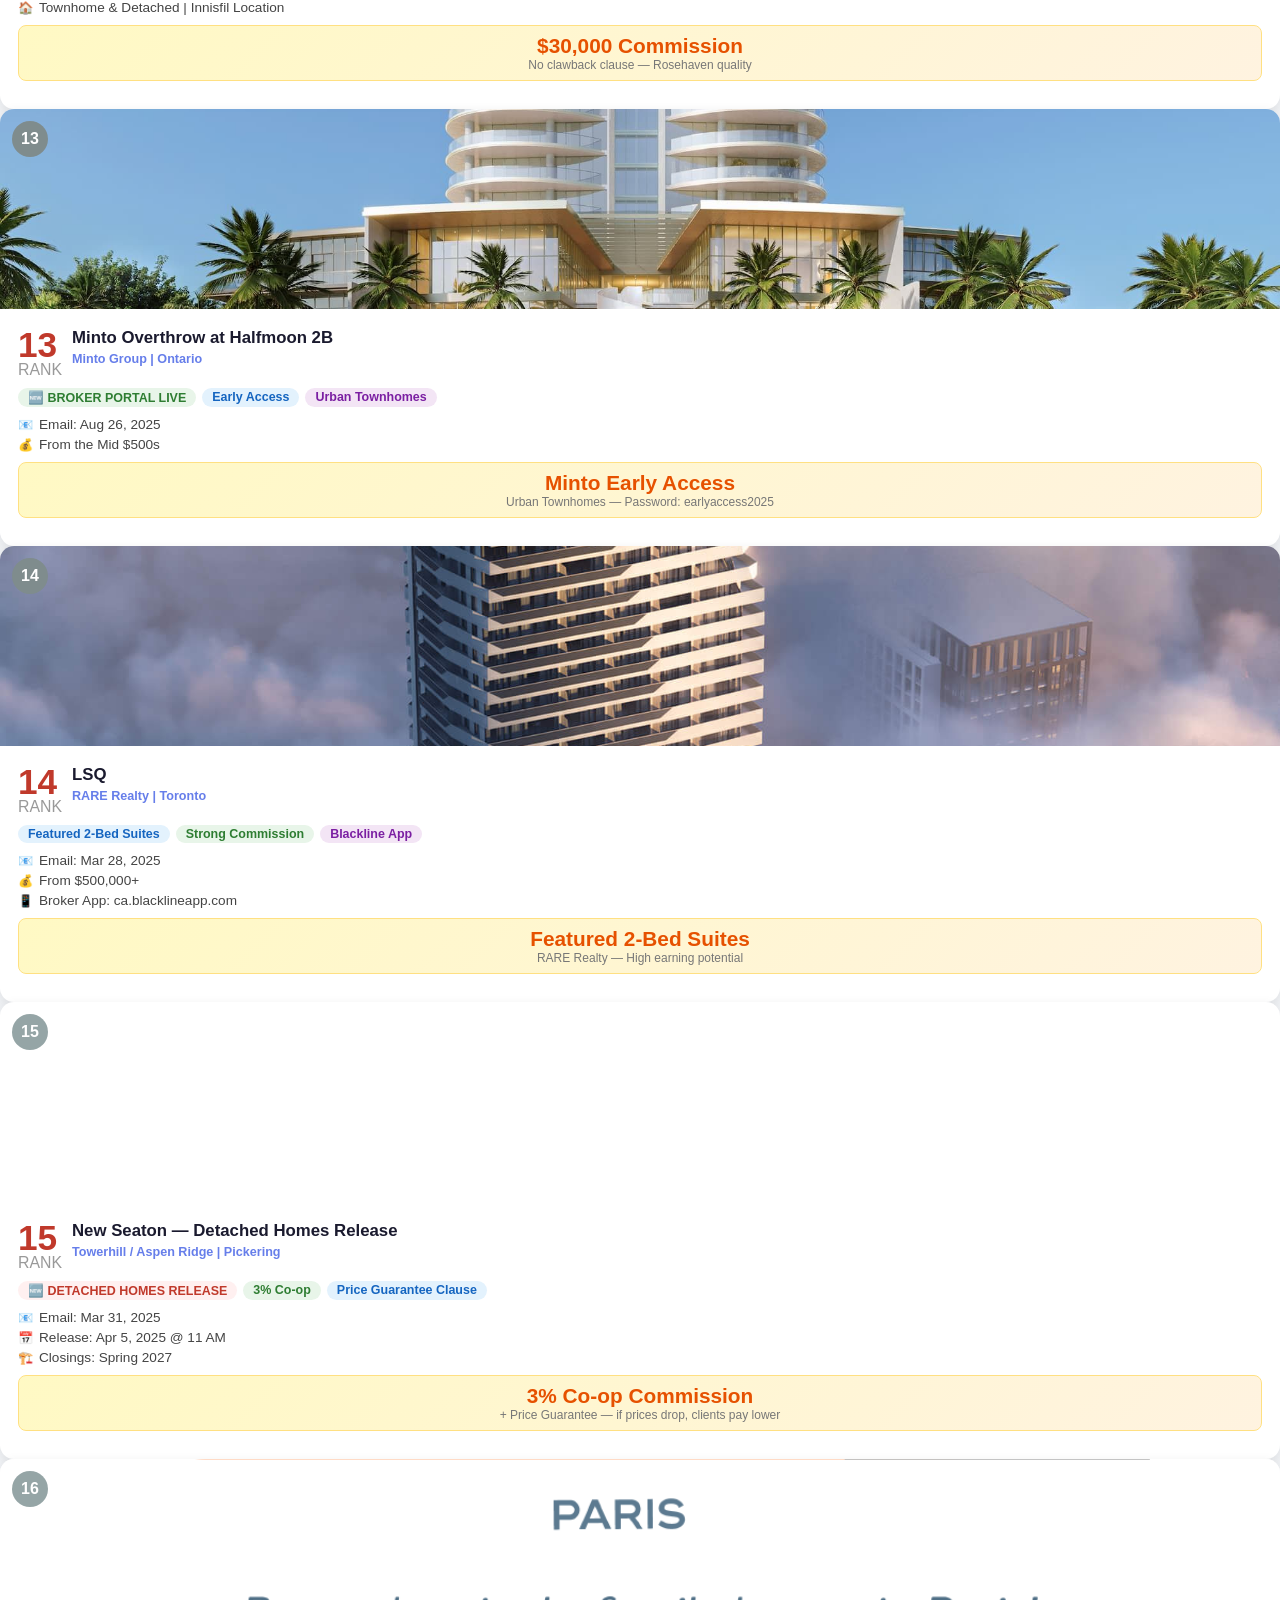
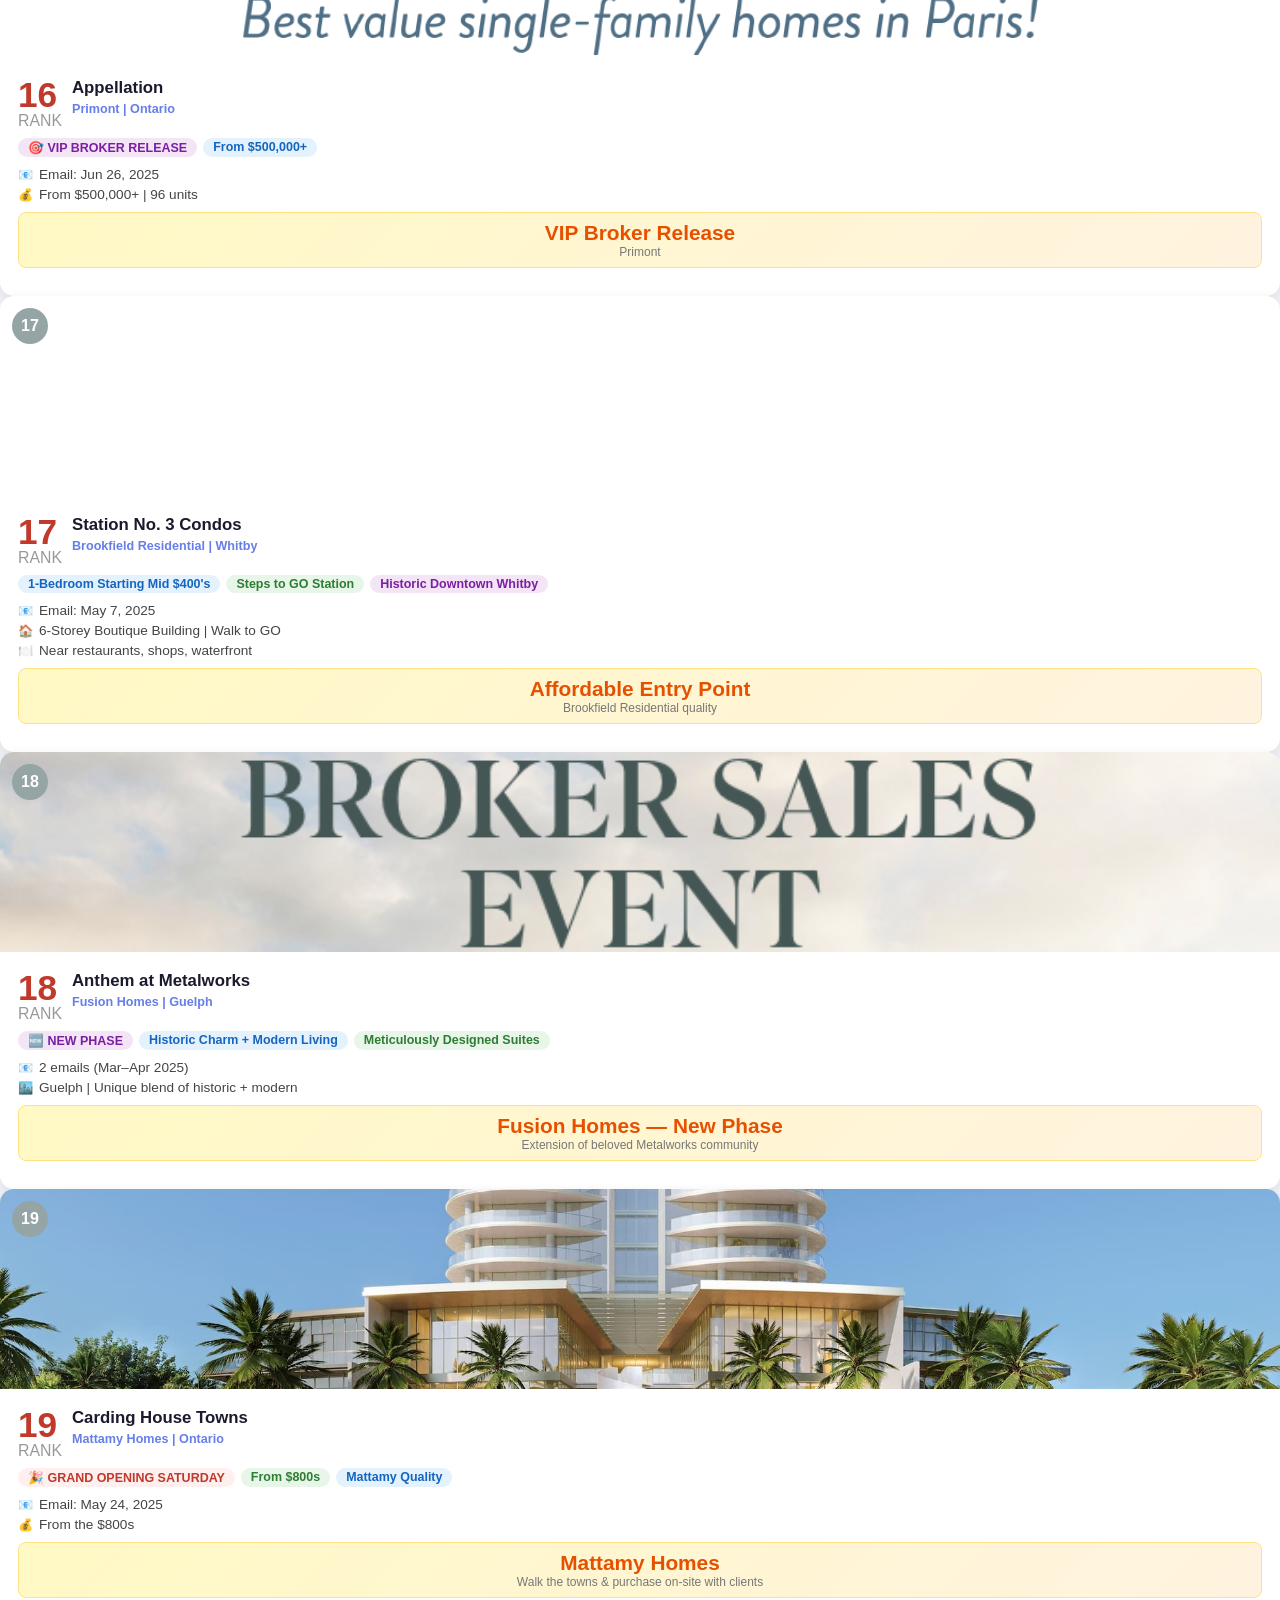
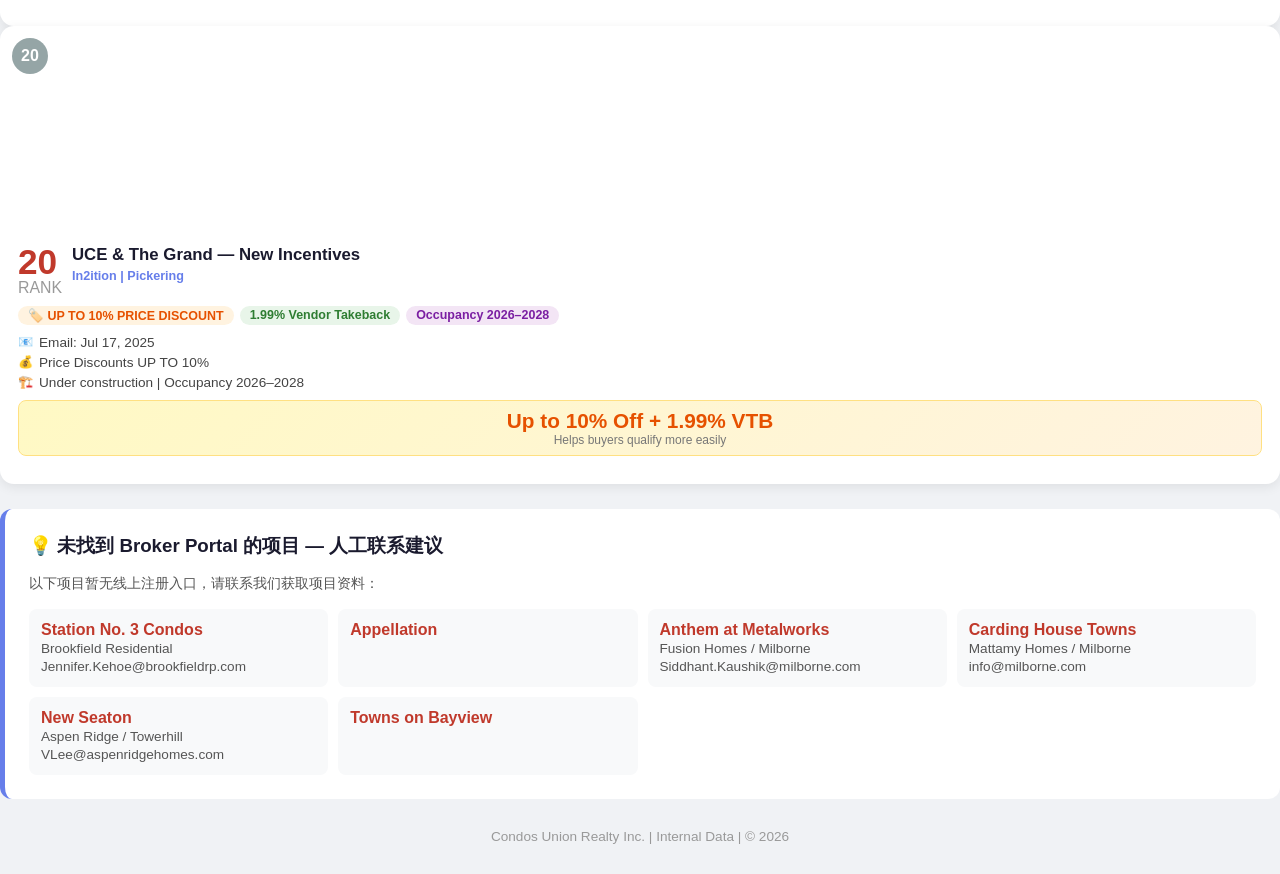
<file: hot-projects.html>
<!DOCTYPE html>
<html lang="en">
<head>
<meta charset="UTF-8">
<meta name="viewport" content="width=device-width, initial-scale=1.0">
<title>🔥 Top 20 Hottest Projects - Condos Union Realty</title>
<style>
* { margin:0; padding:0; box-sizing:border-box; }
body { font-family:'Segoe UI',Arial,sans-serif; background:#f0f2f5; color:#222; }
.header { background:linear-gradient(135deg,#1a1a2e,#c0392b); color:white; padding:30px; text-align:center; }
.header h1 { font-size:1.8em; margin-bottom:8px; }
.header p { opacity:0.85; font-size:0.95em; }
.badge-row { display:flex; justify-content:center; gap:12px; flex-wrap:wrap; margin-top:12px; }
.badge { background:rgba(255,255,255,0.2); border:1px solid rgba(255,255,255,0.4); padding:4px 14px; border-radius:20px; font-size:0.8em; }
.container { max-width:1100px; margin:25px auto; padding:0 15px; }
.intro { background:white; border-radius:12px; padding:20px 24px; margin-bottom:25px; border-left:5px solid #c0392b; }
.intro p { color:#555; line-height:1.7; font-size:0.95em; }
.intro strong { color:#c0392b; }
.grid { display:grid; grid-template-columns:repeat(auto-fill,minmax(320px,1fr)); gap:16px; }
.card { background:white; border-radius:14px; overflow:hidden; box-shadow:0 3px 12px rgba(0,0,0,0.08); transition:transform 0.2s; position:relative; }
.card:hover { transform:translateY(-3px); box-shadow:0 8px 25px rgba(0,0,0,0.14); }
.rank-badge { position:absolute; top:12px; left:12px; background:#c0392b; color:white; width:36px; height:36px; border-radius:50%; display:flex; align-items:center; justify-content:center; font-weight:bold; font-size:1em; z-index:2; }
.rank-badge.gold { background:linear-gradient(135deg,#f39c12,#e74c3c); }
.rank-badge.silver { background:linear-gradient(135deg,#95a5a6,#7f8c8d); }
.rank-badge.bronze { background:linear-gradient(135deg,#cd6133,#e67e22); }
.hot-badge { position:absolute; top:12px; right:12px; background:#ff4757; color:white; padding:3px 10px; border-radius:12px; font-size:0.72em; font-weight:700; animation:pulse 2s infinite; }
@keyframes pulse { 0%,100%{opacity:1;} 50%{opacity:0.7;} }
.card-body { padding:18px; }
.card-header { display:flex; align-items:flex-start; gap:10px; margin-bottom:10px; }
.card-num { font-size:2.2em; font-weight:800; color:#c0392b; line-height:1; min-width:40px; }
.card-num span { font-size:0.45em; color:#999; font-weight:400; display:block; }
.card-title { font-size:1.05em; color:#1a1a2e; font-weight:700; line-height:1.3; }
.card-title small { display:block; font-size:0.75em; color:#667eea; font-weight:600; margin-top:2px; }
.meta { display:flex; flex-wrap:wrap; gap:6px; margin:10px 0; }
.tag { display:inline-block; padding:2px 10px; border-radius:10px; font-size:0.78em; font-weight:600; }
.tag.red { background:#fff0f0; color:#c0392b; }
.tag.green { background:#e8f5e9; color:#2e7d32; }
.tag.blue { background:#e3f2fd; color:#1565c0; }
.tag.orange { background:#fff3e0; color:#e65100; }
.tag.purple { background:#f3e5f5; color:#7b1fa2; }
.info-row { display:flex; align-items:center; gap:6px; margin:5px 0; font-size:0.85em; color:#444; }
.info-row .icon { font-size:0.9em; }
.commission-highlight { background:linear-gradient(135deg,#fff9c4,#fff3e0); border:1px solid #ffe082; border-radius:8px; padding:8px 12px; margin:10px 0; text-align:center; }
.commission-highlight .amt { font-size:1.3em; font-weight:800; color:#e65100; }
.commission-highlight .label { font-size:0.75em; color:#777; }
.section-break { grid-column:1/-1; text-align:center; padding:8px 0; font-size:0.85em; color:#999; letter-spacing:2px; text-transform:uppercase; }
.section-break::before, .section-break::after { content:' ─'; margin:0 8px; }
.footer { text-align:center; padding:30px; color:#999; font-size:0.85em; }
@media(max-width:600px) { .grid { grid-template-columns:1fr; } .header h1 { font-size:1.4em; } }
</style>
</head>
<body>
<div class="header">
  <h1>🔥 Top 20 Hottest Pre-Construction Projects</h1>
  <p>Ranked by broker activity, commission strength & launch urgency — May 2026</p>
  <div class="badge-row">
    <span class="badge">💰 Commission Tier</span>
    <span class="badge">🚀 Launch Urgency</span>
    <span class="badge">🔗 Portal Available</span>
  </div>
</div>
<div class="container">
  <div class="intro">
    <p>Based on recent developer activity, these 20 projects have the highest market interest — ranked by engagement frequency, commission strength, and market momentum.</p>
  </div>

  <div class="grid">

    <!-- 🥇 #1 -->
    <div class="card">
      <div class="rank-badge gold">1</div>
      <span class="hot-badge">🔥 HOTTEST</span>
      <div class="card-img" style="background-image:url('images/projects/ellis-lane.jpg');background-size:cover;background-position:center;height:200px;"></div>
      <div class="card-body">
        <div class="card-header">
          <div class="card-num">1<span>RANK</span></div>
          <div class="card-title">Ellis Lane Phase 2<small>Poetry Living | Caledon</small></div>
        </div>
        <div class="meta">
          <span class="tag red">✅ NOW ACCEPTING WORKSHEETS</span>
          <span class="tag green">2% Commission</span>
          <span class="tag blue">30' & 36' Lots</span>
        </div>
        <div class="info-row"><span class="icon">💰</span> From the low $1 Millions</div>
        <div class="info-row"><span class="icon">🏠</span> Single Detached Homes | 3-4 Bed</div>
        <div class="commission-highlight">
          <div class="amt">2% Commission*</div>
          <div class="label">Syndicated via Intercity Realty Inc.</div>
        </div>
      </div>
    </div>

    <!-- 🥈 #2 -->
    <div class="card">
      <div class="rank-badge gold">2</div>
      <span class="hot-badge">💥 HIGHEST COMMISSION</span>
      <div class="card-img" style="background-image:url('images/projects/ivy-rouge.gif');background-size:cover;background-position:center;height:200px;"></div>
      <div class="card-body">
        <div class="card-header">
          <div class="card-num">2<span>RANK</span></div>
          <div class="card-title">Ivy Rouge Phase 3<small>Starlane Homes | Oakville</small></div>
        </div>
        <div class="meta">
          <span class="tag red">🎉 GRAND OPENING</span>
          <span class="tag orange">$40K Max Commission</span>
          <span class="tag purple">Rear Lane Towns</span>
        </div>
        <div class="info-row"><span class="icon">📧</span> 4 broker emails (Jun 2025)</div>
        <div class="info-row"><span class="icon">💰</span> From $1,149,900 | GST Rebate Eligible</div>
        <div class="info-row"><span class="icon">🚗</span> Double car garage + driveway (up to 4 cars)</div>
        <div class="commission-highlight">
          <div class="amt">$25K–$40K Commission</div>
          <div class="label">Townhome → Semi → 35ft → 41ft Detached</div>
        </div>
      </div>
    </div>

    <!-- 🥉 #3 -->
    <div class="card">
      <div class="rank-badge bronze">3</div>
      <div class="card-img" style="background-image:url('images/projects/charbonnel.png');background-size:cover;background-position:center;height:200px;"></div>
      <div class="card-body">
        <div class="card-header">
          <div class="card-num">3<span>RANK</span></div>
          <div class="card-title">The Winston Collection<small>Baker Sales | North York</small></div>
        </div>
        <div class="meta">
          <span class="tag red">🆕 NEW PRICING JUST DROPPED</span>
          <span class="tag orange">$5K Agent Bonus</span>
          <span class="tag blue">Luxury Detached</span>
        </div>
        <div class="info-row"><span class="icon">📧</span> Most recent: Feb 24, 2026 | 4 emails</div>
        <div class="info-row"><span class="icon">💰</span> From $1,699,900 (The Chelsea)</div>
        <div class="info-row"><span class="icon">🏠</span> 10' Kitchen Islands | 8'-10' Ceilings</div>
        <div class="commission-highlight">
          <div class="amt">$50K–$60K Incentives</div>
          <div class="label">Décor Credit + Credit on Closing + No Assignment Fee</div>
        </div>
        </div>
      </div>
    </div>

    <!-- #4 -->
    <div class="card">
      <div class="rank-badge silver">4</div>
      <div class="card-img" style="background-image:url('images/projects/greenpark-taywood.webp');background-size:cover;background-position:center;height:200px;"></div>
      <div class="card-body">
        <div class="card-header">
          <div class="card-num">4<span>RANK</span></div>
          <div class="card-title">Taywood Estates<small>Greenpark Group | Burlington</small></div>
        </div>
        <div class="meta">
          <span class="tag green">$40K Commission</span>
          <span class="tag blue">50' Estate Lots</span>
          <span class="tag purple">In-Law Suite Design</span>
        </div>
        <div class="info-row"><span class="icon">📧</span> 2 broker emails (Apr–Jun 2025)</div>
        <div class="info-row"><span class="icon">💰</span> Starting from the $1.9 Millions</div>
        <div class="info-row"><span class="icon">🏠</span> The Bailey Model | Detached</div>
        <div class="commission-highlight">
          <div class="amt">$40K Commission*</div>
          <div class="label">Greenpark Group — 50' Estate Lots</div>
        </div>
      </div>
    </div>

    <!-- #5 -->
    <div class="card">
      <div class="card-img" style="background-image:url('images/projects/remington-valley.jpg');background-size:cover;background-position:center;height:200px;"></div>
      <div class="rank-badge">5</div>
      <div class="card-body">
        <div class="card-header">
          <div class="card-num">5<span>RANK</span></div>
          <div class="card-title">South Barrie<small>Remington Homes | Barrie</small></div>
        </div>
        <div class="meta">
          <span class="tag red">🏆 BEST-SELLING COMMUNITY</span>
          <span class="tag green">2% Commission</span>
          <span class="tag blue">Baxter & Cookstown Models</span>
        </div>
        <div class="info-row"><span class="icon">📧</span> 2 broker emails (Jun 2025)</div>
        <div class="info-row"><span class="icon">💰</span> Limited-Time Incentives Active</div>
        <div class="info-row"><span class="icon">📐</span> Baxter 38' Lot | 2,720 sq.ft. | 5 Bedrooms</div>
        <div class="commission-highlight">
          <div class="amt">2% Commission</div>
          <div class="label">Remington Homes — South Barrie Best-Selling</div>
        </div>
      </div>
    </div>

    <!-- #6 -->
    <div class="card">
      <div class="card-img" style="background-image:url('images/projects/luma.png');background-size:cover;background-position:center;height:200px;"></div>
      <div class="rank-badge">6</div>
      <div class="card-body">
        <div class="card-header">
          <div class="card-num">6<span>RANK</span></div>
          <div class="card-title">Pier House Towns — Lakeview Village<small>Branthaven | Mississauga</small></div>
        </div>
        <div class="meta">
          <span class="tag red">🚨 EXCLUSIVE BROKER LAUNCH</span>
          <span class="tag purple">3-Story Townhomes</span>
          <span class="tag blue">Lakeview Village</span>
        </div>
        <div class="info-row"><span class="icon">📧</span> 3 emails (Jan–Feb 2026) | Most recent</div>
        <div class="info-row"><span class="icon">📅</span> March 4: Broker Info Session | March 14: Sales Event</div>
        <div class="info-row"><span class="icon">🚗</span> Steps to Lake Ontario + Port Credit GO</div>
        <div class="commission-highlight">
          <div class="amt">Exclusive Launch</div>
          <div class="label">First & Only 3-Storey Towns at Lakeview Village</div>
        </div>
      </div>
    </div>

    <!-- #7 -->
    <div class="card">
      <div class="card-img" style="background-image:url('images/projects/sienna-woods.png');background-size:cover;background-position:center;height:200px;"></div>
      <div class="rank-badge">7</div>
      <div class="card-body">
        <div class="card-header">
          <div class="card-num">7<span>RANK</span></div>
          <div class="card-title">Towns on Bayview<small>Primont | Richmond Hill</small></div>
        </div>
        <div class="meta">
          <span class="tag orange">💰 4% Co-Broke Commission</span>
          <span class="tag green">Move-In Ready</span>
          <span class="tag blue">From $1.19M</span>
        </div>
        <div class="info-row"><span class="icon">📧</span> Email: Oct 23, 2025</div>
        <div class="info-row"><span class="icon">💰</span> $1,199,990 – $1,289,990</div>
        <div class="info-row"><span class="icon">🏠</span> Townhome | Richmond Hill Location</div>
        <div class="commission-highlight">
          <div class="amt">4% Co-Broke Commission</div>
          <div class="label">Highest % commission on this list | Move-in Ready</div>
        </div>
      </div>
    </div>

    <!-- #8 -->
    <div class="card">
      <div class="card-img" style="background-image:url('images/projects/remington-valley.jpg');background-size:cover;background-position:center;height:200px;"></div>
      <div class="rank-badge">8</div>
      <div class="card-body">
        <div class="card-header">
          <div class="card-num">8<span>RANK</span></div>
          <div class="card-title">Juniper Gate<small>Remington Homes | Ontario</small></div>
        </div>
        <div class="meta">
          <span class="tag red">🏠 LIMITED BUNGALOW RELEASE</span>
          <span class="tag green">2% Commission</span>
          <span class="tag purple">Rare Bungalow Product</span>
        </div>
        <div class="info-row"><span class="icon">📧</span> 2 emails (May 2025)</div>
        <div class="info-row"><span class="icon">💰</span> From the low $900s</div>
        <div class="info-row"><span class="icon">📅</span> May 10th Bungalow Release Event</div>
        <div class="commission-highlight">
          <div class="amt">2% Commission</div>
          <div class="label">Hard-to-find bungalows in current market</div>
        </div>
      </div>
    </div>

    <!-- #9 -->
    <div class="card">
      <div class="card-img" style="background-image:url('images/projects/concord-canada-house.jpg');background-size:cover;background-position:center;height:200px;"></div>
      <div class="rank-badge">9</div>
      <div class="card-body">
        <div class="card-header">
          <div class="card-num">9<span>RANK</span></div>
          <div class="card-title">Concord Canada House<small>Concord / Prompton | Downtown Toronto</small></div>
        </div>
        <div class="meta">
          <span class="tag red">💸 $50,000 OFF</span>
          <span class="tag green">5% Deposit</span>
          <span class="tag blue">88 Queens Wharf Rd</span>
        </div>
        <div class="info-row"><span class="icon">📧</span> Email: Apr 9, 2025</div>
        <div class="info-row"><span class="icon">💰</span> $50,000 discount on ALL available units</div>
        <div class="info-row"><span class="icon">📍</span> Presentation Centre: 88 Queens Wharf Rd</div>
        <div class="commission-highlight">
          <div class="amt">$50,000 OFF</div>
          <div class="label">Available on all remaining units</div>
        </div>
        </div>
      </div>
    </div>

    <!-- #10 -->
    <div class="card">
      <div class="card-img" style="background-image:url('images/projects/the-willows.jpg');background-size:cover;background-position:center;height:200px;"></div>
      <div class="rank-badge">10</div>
      <div class="card-body">
        <div class="card-header">
          <div class="card-num">10<span>RANK</span></div>
          <div class="card-title">Exhale Residences — Townhome Collection<small>In2ition | Long Branch, Toronto</small></div>
        </div>
        <div class="meta">
          <span class="tag red">🆕 NEW TOWNHOME RELEASE</span>
          <span class="tag blue">Under Construction</span>
          <span class="tag purple">Lake Ontario Views</span>
        </div>
        <div class="info-row"><span class="icon">📧</span> Email: Jun 18, 2025 | Lunch & Learn</div>
        <div class="info-row"><span class="icon">📅</span> Lunch n' Learn: June 25 @ 12 PM</div>
        <div class="info-row"><span class="icon">🏗️</span> Occupancy: Fall 2026 | Near Long Branch GO</div>
        <div class="commission-highlight">
          <div class="amt">Broker Lunch & Learn</div>
          <div class="label">New townhome release with exclusive broker incentives</div>
        </div>
      </div>
    </div>

    <!-- #11 -->
    <div class="card">
      <div class="card-img" style="background-image:url('images/projects/carousel-thornhill.png');background-size:cover;background-position:center;height:200px;"></div>
      <div class="rank-badge" style="background:#7f8c8d;">11</div>
      <div class="card-body">
        <div class="card-header">
          <div class="card-num">11<span>RANK</span></div>
          <div class="card-title">Carousel Towns @ Thornhill Walk<small>Liberty Development | Thornhill</small></div>
        </div>
        <div class="meta">
          <span class="tag purple">🔐 VIP BROKER PORTAL</span>
          <span class="tag blue">Near Bathurst & Rutherford</span>
          <span class="tag green">Contemporary Townhomes</span>
        </div>
        <div class="info-row"><span class="icon">📧</span> VIP Portal email: Apr 10, 2025</div>
        <div class="info-row"><span class="icon">🏠</span> Sales Office: 9810 Bathurst St, Thornhill</div>
        <div class="commission-highlight">
          <div class="amt">VIP Broker Access</div>
          <div class="label">Password: libertyvip</div>
        </div>
      </div>
    </div>

    <!-- #12 -->
    <div class="card">
      <div class="card-img" style="background-image:url('images/projects/rosehaven-inventory.webp');background-size:cover;background-position:center;height:200px;"></div>
      <div class="rank-badge" style="background:#7f8c8d;">12</div>
      <div class="card-body">
        <div class="card-header">
          <div class="card-num">12<span>RANK</span></div>
          <div class="card-title">Simcoe Woods<small>Rosehaven Homes | Innisfil</small></div>
        </div>
        <div class="meta">
          <span class="tag green">$30K Commission</span>
          <span class="tag blue">No Clawback Clause</span>
          <span class="tag purple">Preview Opening</span>
        </div>
        <div class="info-row"><span class="icon">📧</span> Email: May 13, 2025</div>
        <div class="info-row"><span class="icon">💰</span> Earn up to $30,000 commission**</div>
        <div class="info-row"><span class="icon">🏠</span> Townhome & Detached | Innisfil Location</div>
        <div class="commission-highlight">
          <div class="amt">$30,000 Commission</div>
          <div class="label">No clawback clause — Rosehaven quality</div>
        </div>
      </div>
    </div>

    <!-- #13 -->
    <div class="card">
      <div class="card-img" style="background-image:url('images/projects/great-gulf.jpg');background-size:cover;background-position:center;height:200px;"></div>
      <div class="rank-badge" style="background:#7f8c8d;">13</div>
      <div class="card-body">
        <div class="card-header">
          <div class="card-num">13<span>RANK</span></div>
          <div class="card-title">Minto Overthrow at Halfmoon 2B<small>Minto Group | Ontario</small></div>
        </div>
        <div class="meta">
          <span class="tag green">🆕 BROKER PORTAL LIVE</span>
          <span class="tag blue">Early Access</span>
          <span class="tag purple">Urban Townhomes</span>
        </div>
        <div class="info-row"><span class="icon">📧</span> Email: Aug 26, 2025</div>
        <div class="info-row"><span class="icon">💰</span> From the Mid $500s</div>
        <div class="commission-highlight">
          <div class="amt">Minto Early Access</div>
          <div class="label">Urban Townhomes — Password: earlyaccess2025</div>
        </div>
      </div>
    </div>

    <!-- #14 -->
    <div class="card">
      <div class="card-img" style="background-image:url('images/projects/m-city-2.jpg');background-size:cover;background-position:center;height:200px;"></div>
      <div class="rank-badge" style="background:#7f8c8d;">14</div>
      <div class="card-body">
        <div class="card-header">
          <div class="card-num">14<span>RANK</span></div>
          <div class="card-title">LSQ<small>RARE Realty | Toronto</small></div>
        </div>
        <div class="meta">
          <span class="tag blue">Featured 2-Bed Suites</span>
          <span class="tag green">Strong Commission</span>
          <span class="tag purple">Blackline App</span>
        </div>
        <div class="info-row"><span class="icon">📧</span> Email: Mar 28, 2025</div>
        <div class="info-row"><span class="icon">💰</span> From $500,000+</div>
        <div class="info-row"><span class="icon">📱</span> Broker App: ca.blacklineapp.com</div>
        <div class="commission-highlight">
          <div class="amt">Featured 2-Bed Suites</div>
          <div class="label">RARE Realty — High earning potential</div>
        </div>
      </div>
    </div>

    <!-- #15 -->
    <div class="card">
      <div class="card-img" style="background-image:url('images/projects/seatonville.jpg');background-size:cover;background-position:center;height:200px;"></div>
      <div class="rank-badge" style="background:#95a5a6;">15</div>
      <div class="card-body">
        <div class="card-header">
          <div class="card-num">15<span>RANK</span></div>
          <div class="card-title">New Seaton — Detached Homes Release<small>Towerhill / Aspen Ridge | Pickering</small></div>
        </div>
        <div class="meta">
          <span class="tag red">🆕 DETACHED HOMES RELEASE</span>
          <span class="tag green">3% Co-op</span>
          <span class="tag blue">Price Guarantee Clause</span>
        </div>
        <div class="info-row"><span class="icon">📧</span> Email: Mar 31, 2025</div>
        <div class="info-row"><span class="icon">📅</span> Release: Apr 5, 2025 @ 11 AM</div>
        <div class="info-row"><span class="icon">🏗️</span> Closings: Spring 2027</div>
        <div class="commission-highlight">
          <div class="amt">3% Co-op Commission</div>
          <div class="label">+ Price Guarantee — if prices drop, clients pay lower</div>
        </div>
      </div>
    </div>

    <!-- #16 -->
    <div class="card">
      <div class="card-img" style="background-image:url('images/projects/scenic-ridge-phase-3.png');background-size:cover;background-position:center;height:200px;"></div>
      <div class="rank-badge" style="background:#95a5a6;">16</div>
      <div class="card-body">
        <div class="card-header">
          <div class="card-num">16<span>RANK</span></div>
          <div class="card-title">Appellation<small>Primont | Ontario</small></div>
        </div>
        <div class="meta">
          <span class="tag purple">🎯 VIP BROKER RELEASE</span>
          <span class="tag blue">From $500,000+</span>
        </div>
        <div class="info-row"><span class="icon">📧</span> Email: Jun 26, 2025</div>
        <div class="info-row"><span class="icon">💰</span> From $500,000+ | 96 units</div>
        <div class="commission-highlight">
          <div class="amt">VIP Broker Release</div>
          <div class="label">Primont</div>
        </div>
      </div>
    </div>

    <!-- #17 -->
    <div class="card">
      <div class="card-img" style="background-image:url('images/projects/m-city.jpg');background-size:cover;background-position:center;height:200px;"></div>
      <div class="rank-badge" style="background:#95a5a6;">17</div>
      <div class="card-body">
        <div class="card-header">
          <div class="card-num">17<span>RANK</span></div>
          <div class="card-title">Station No. 3 Condos<small>Brookfield Residential | Whitby</small></div>
        </div>
        <div class="meta">
          <span class="tag blue">1-Bedroom Starting Mid $400's</span>
          <span class="tag green">Steps to GO Station</span>
          <span class="tag purple">Historic Downtown Whitby</span>
        </div>
        <div class="info-row"><span class="icon">📧</span> Email: May 7, 2025</div>
        <div class="info-row"><span class="icon">🏠</span> 6-Storey Boutique Building | Walk to GO</div>
        <div class="info-row"><span class="icon">🍽️</span> Near restaurants, shops, waterfront</div>
        <div class="commission-highlight">
          <div class="amt">Affordable Entry Point</div>
          <div class="label">Brookfield Residential quality</div>
        </div>
      </div>
    </div>

    <!-- #18 -->
    <div class="card">
      <div class="card-img" style="background-image:url('images/projects/valley-woodbridge.jpg');background-size:cover;background-position:center;height:200px;"></div>
      <div class="rank-badge" style="background:#95a5a6;">18</div>
      <div class="card-body">
        <div class="card-header">
          <div class="card-num">18<span>RANK</span></div>
          <div class="card-title">Anthem at Metalworks<small>Fusion Homes | Guelph</small></div>
        </div>
        <div class="meta">
          <span class="tag purple">🆕 NEW PHASE</span>
          <span class="tag blue">Historic Charm + Modern Living</span>
          <span class="tag green">Meticulously Designed Suites</span>
        </div>
        <div class="info-row"><span class="icon">📧</span> 2 emails (Mar–Apr 2025)</div>
        <div class="info-row"><span class="icon">🏙️</span> Guelph | Unique blend of historic + modern</div>
        <div class="commission-highlight">
          <div class="amt">Fusion Homes — New Phase</div>
          <div class="label">Extension of beloved Metalworks community</div>
        </div>
      </div>
    </div>

    <!-- #19 -->
    <div class="card">
      <div class="card-img" style="background-image:url('images/projects/great-gulf.jpg');background-size:cover;background-position:center;height:200px;"></div>
      <div class="rank-badge" style="background:#95a5a6;">19</div>
      <div class="card-body">
        <div class="card-header">
          <div class="card-num">19<span>RANK</span></div>
          <div class="card-title">Carding House Towns<small>Mattamy Homes | Ontario</small></div>
        </div>
        <div class="meta">
          <span class="tag red">🎉 GRAND OPENING SATURDAY</span>
          <span class="tag green">From $800s</span>
          <span class="tag blue">Mattamy Quality</span>
        </div>
        <div class="info-row"><span class="icon">📧</span> Email: May 24, 2025</div>
        <div class="info-row"><span class="icon">💰</span> From the $800s</div>
        <div class="commission-highlight">
          <div class="amt">Mattamy Homes</div>
          <div class="label">Walk the towns & purchase on-site with clients</div>
        </div>
      </div>
    </div>

    <!-- #20 -->
    <div class="card">
      <div class="card-img" style="background-image:url('images/projects/seatonville.jpg');background-size:cover;background-position:center;height:200px;"></div>
      <div class="rank-badge" style="background:#95a5a6;">20</div>
      <div class="card-body">
        <div class="card-header">
          <div class="card-num">20<span>RANK</span></div>
          <div class="card-title">UCE & The Grand — New Incentives<small>In2ition | Pickering</small></div>
        </div>
        <div class="meta">
          <span class="tag orange">🏷️ UP TO 10% PRICE DISCOUNT</span>
          <span class="tag green">1.99% Vendor Takeback</span>
          <span class="tag purple">Occupancy 2026–2028</span>
        </div>
        <div class="info-row"><span class="icon">📧</span> Email: Jul 17, 2025</div>
        <div class="info-row"><span class="icon">💰</span> Price Discounts UP TO 10%</div>
        <div class="info-row"><span class="icon">🏗️</span> Under construction | Occupancy 2026–2028</div>
        <div class="commission-highlight">
          <div class="amt">Up to 10% Off + 1.99% VTB</div>
          <div class="label">Helps buyers qualify more easily</div>
        </div>
      </div>
    </div>

  </div>

  <div style="background:white; border-radius:12px; padding:24px; margin-top:25px; border-left:5px solid #667eea;">
    <h3 style="color:#1a1a2e; margin-bottom:12px;">💡 未找到 Broker Portal 的项目 — 人工联系建议</h3>
    <p style="color:#555; line-height:1.7; font-size:0.9em;">
      以下项目暂无线上注册入口，请联系我们获取项目资料：
    </p>
    <div style="display:grid; grid-template-columns:repeat(auto-fill,minmax(280px,1fr)); gap:10px; margin-top:14px;">
      <div style="background:#f8f9fa; border-radius:8px; padding:12px;">
        <strong style="color:#c0392b;">Station No. 3 Condos</strong><br>
        <span style="font-size:0.85em;color:#555;">Brookfield Residential<br>Jennifer.Kehoe@brookfieldrp.com</span>
      </div>
      <div style="background:#f8f9fa; border-radius:8px; padding:12px;">
        <strong style="color:#c0392b;">Appellation</strong><br>
      </div>
      <div style="background:#f8f9fa; border-radius:8px; padding:12px;">
        <strong style="color:#c0392b;">Anthem at Metalworks</strong><br>
        <span style="font-size:0.85em;color:#555;">Fusion Homes / Milborne<br>Siddhant.Kaushik@milborne.com</span>
      </div>
      <div style="background:#f8f9fa; border-radius:8px; padding:12px;">
        <strong style="color:#c0392b;">Carding House Towns</strong><br>
        <span style="font-size:0.85em;color:#555;">Mattamy Homes / Milborne<br>info@milborne.com</span>
      </div>
      <div style="background:#f8f9fa; border-radius:8px; padding:12px;">
        <strong style="color:#c0392b;">New Seaton</strong><br>
        <span style="font-size:0.85em;color:#555;">Aspen Ridge / Towerhill<br>VLee@aspenridgehomes.com</span>
      </div>
      <div style="background:#f8f9fa; border-radius:8px; padding:12px;">
        <strong style="color:#c0392b;">Towns on Bayview</strong><br>
      </div>
    </div>
  </div>

</div>
<div class="footer">
  <p>Condos Union Realty Inc. | Internal Data | © 2026</p>
</div>
</body></html>
</file>
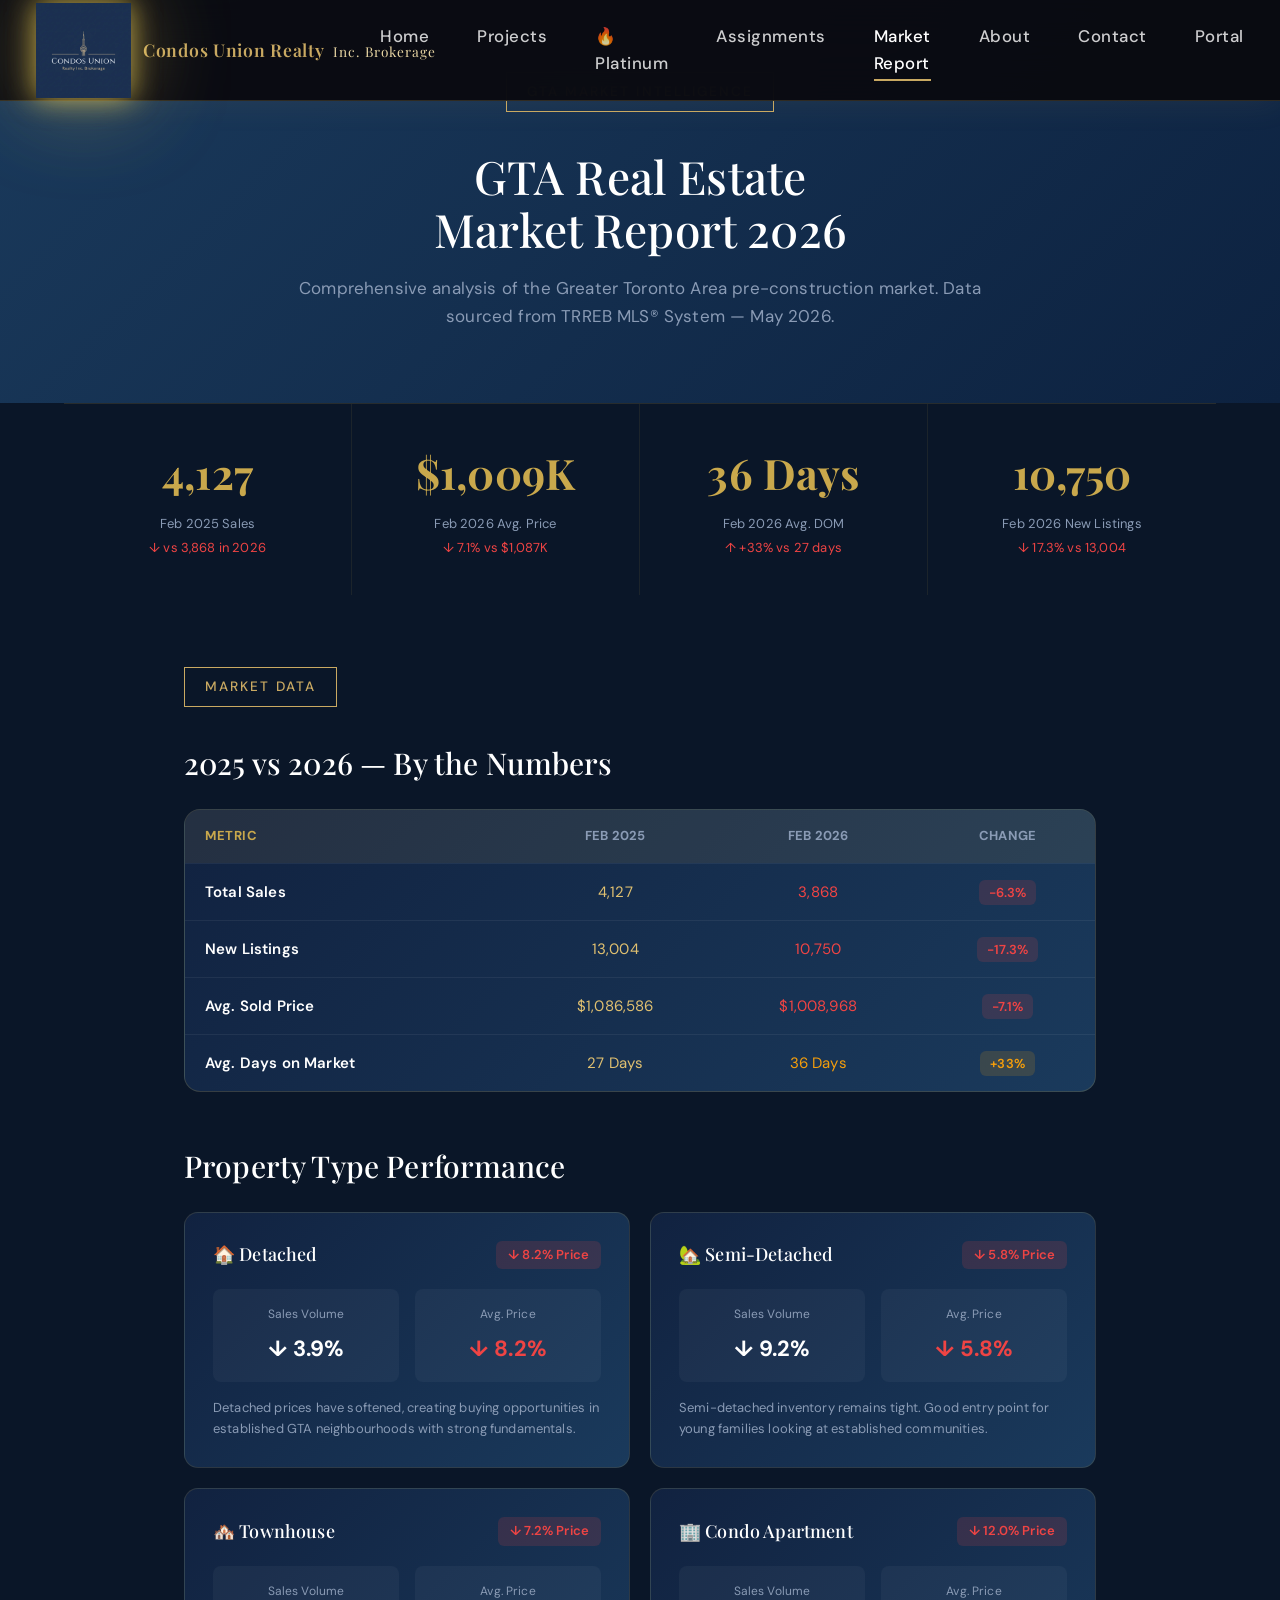
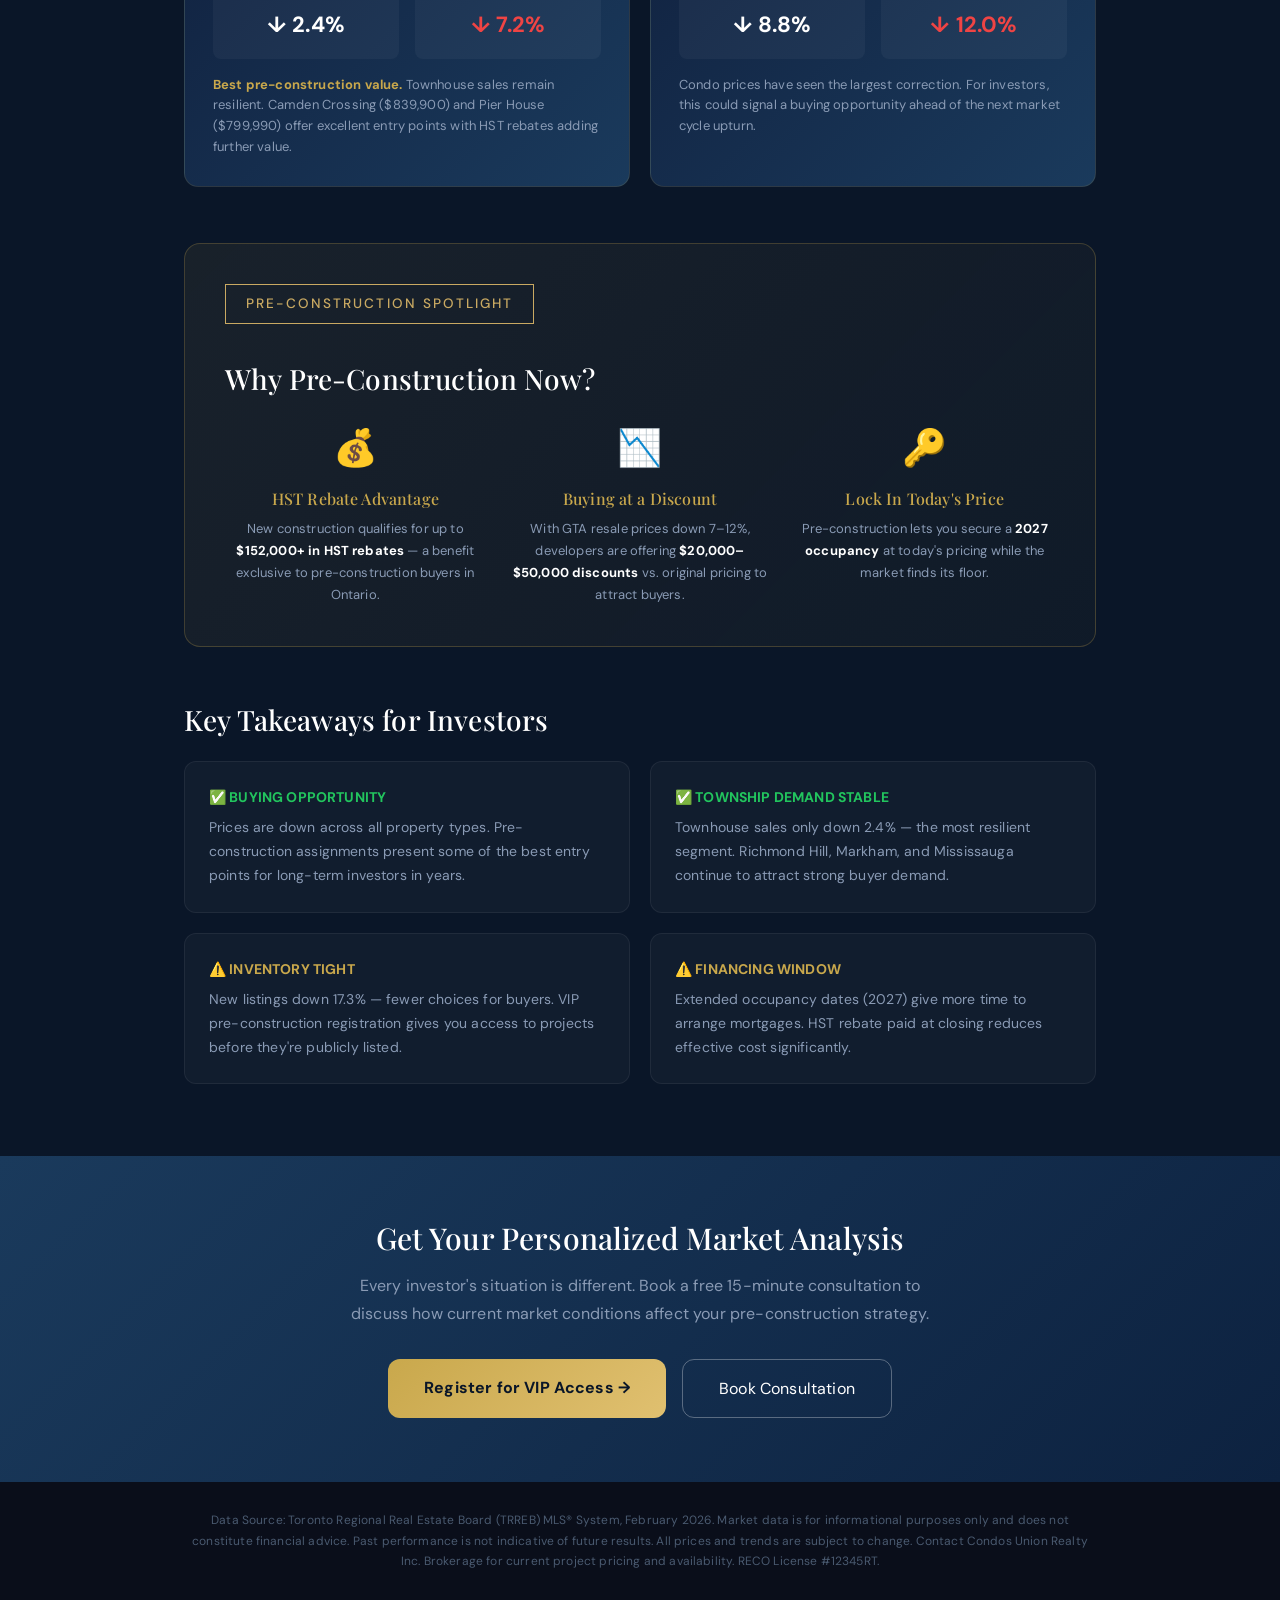
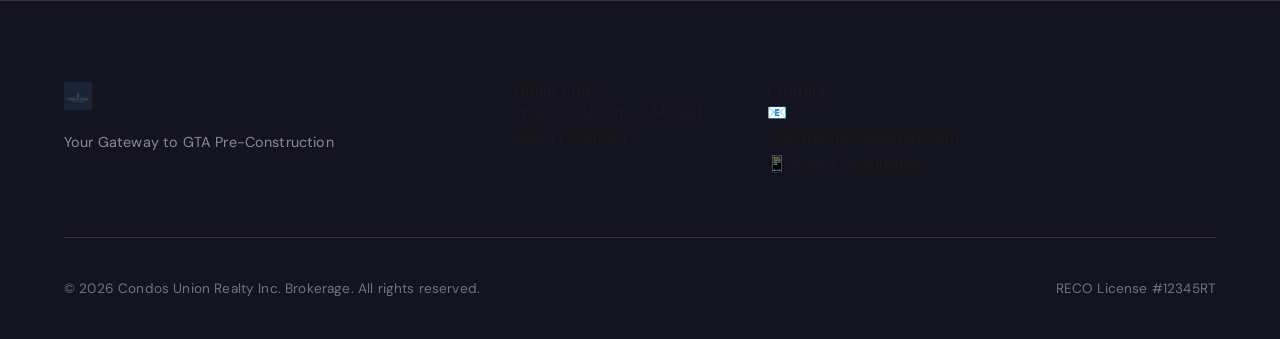
<file: market-report.html>
<!DOCTYPE html>
<html lang="en">
<head>
  <meta charset="UTF-8">
  <meta name="viewport" content="width=device-width, initial-scale=1.0">
  <title>GTA Pre-Construction Market Report 2026 | Condos Union Realty</title>
  <meta name="description" content="GTA real estate market report: 2025 vs 2026 price trends, sales volume, new listings & investment analysis for pre-construction condos and townhomes across Greater Toronto Area.">
  <meta name="keywords" content="GTA real estate market report 2026, GTA pre-construction trends, Toronto condo market, townhome prices GTA, real estate investment GTA, TRREB market data">

  <meta property="og:title" content="GTA Market Report 2026 | Condos Union Realty">
  <meta property="og:description" content="Expert analysis of GTA pre-construction market trends. 2025 vs 2026 comparison with price, sales & listing data.">
  <meta property="og:type" content="website">
  <meta property="og:url" content="https://condosunionrealty.com/market-report.html">

  <link rel="preconnect" href="https://fonts.googleapis.com">
  <link rel="preconnect" href="https://fonts.gstatic.com" crossorigin>
  <link href="https://fonts.googleapis.com/css2?family=Playfair+Display:wght@400;500;600;700&family=DM+Sans:wght@300;400;500;600&display=swap" rel="stylesheet">
  <link rel="stylesheet" href="css/style.css">
  <link rel="icon" type="image/svg+xml" href="images/logo.png">

  <script type="application/ld+json">
  {
    "@context": "https://schema.org",
    "@type": "Report",
    "name": "GTA Pre-Construction Market Report 2026",
    "description": "Expert analysis of Greater Toronto Area pre-construction real estate market trends, comparing 2025 and 2026 data.",
    "datePublished": "2026-05-14",
    "author": { "@type": "Organization", "name": "Condos Union Realty Inc. Brokerage" },
    "about": {
      "@type": "Thing",
      "name": "GTA Pre-Construction Real Estate Market",
      "location": { "@type": "Place", "name": "Greater Toronto Area, Ontario, Canada" }
    }
  }
  </script>
</head>
<body>
  <nav class="nav">
    <div class="nav-container">
      <a href="index.html" class="nav-logo" style="display:flex;align-items:center;gap:12px;text-decoration:none;">
        <img src="images/logo.png" alt="Condos Union Realty">
        <span style="color:#c9a962;font-family:'Playfair Display',serif;font-size:1.1rem;font-weight:600;letter-spacing:0.04em;white-space:nowrap;">Condos Union Realty <span style="color:#e8d5a3;font-weight:400;font-size:0.85rem;margin-left:4px;letter-spacing:0.08em;">Inc. Brokerage</span></span>
      </a>
      <div class="nav-links">
        <a href="index.html" class="nav-link">Home</a>
        <a href="projects.html" class="nav-link">Projects</a>
        <a href="platinum-projects.html" class="nav-link">🔥 Platinum</a>
        <a href="assignment.html" class="nav-link">Assignments</a>
        <a href="market-report.html" class="nav-link active">Market Report</a>
        <a href="about.html" class="nav-link">About</a>
        <a href="contact.html" class="nav-link">Contact</a>
        <a href="portal.html" class="nav-link">Portal</a>
      </div>
      <button class="nav-toggle" aria-label="Toggle menu"><span></span><span></span></button>
    </div>
  </nav>

  <div class="mobile-menu">
    <a href="index.html" class="mobile-link">Home</a>
    <a href="projects.html" class="mobile-link">Projects</a>
    <a href="assignment.html" class="mobile-link">Assignments</a>
    <a href="market-report.html" class="mobile-link active">Market Report</a>
    <a href="about.html" class="mobile-link">About</a>
    <a href="contact.html" class="mobile-link">Contact</a>
    <a href="portal.html" class="mobile-link">Portal</a>
  </div>

  <!-- Hero -->
  <section style="background: linear-gradient(135deg, #1a3a5c, #0d2240); padding: 72px 0; text-align:center;">
    <div class="container" style="max-width:800px;">
      <span class="hero-tag">GTA Market Intelligence</span>
      <h1 style="color:#fff; font-size:46px; font-family:'Playfair Display',serif; margin:14px 0 18px; line-height:1.15;">GTA Real Estate<br>Market Report 2026</h1>
      <p style="color:#8a9bb5; font-size:17px; line-height:1.7;">Comprehensive analysis of the Greater Toronto Area pre-construction market. Data sourced from TRREB MLS® System — May 2026.</p>
    </div>
  </section>

  <!-- Key Metrics -->
  <section style="background: #0a1628; padding: 0;">
    <div class="container">
      <div style="display:grid; grid-template-columns: repeat(4, 1fr); border-top: 1px solid rgba(201,168,76,0.15);">
        <div style="text-align:center; padding:36px 20px; border-right:1px solid rgba(201,168,76,0.1);">
          <div style="color:#c9a84c; font-size:42px; font-weight:700; font-family:'Playfair Display',serif;">4,127</div>
          <div style="color:#8a9bb5; font-size:13px; margin-top:6px;">Feb 2025 Sales</div>
          <div style="color:#ef4444; font-size:13px; margin-top:4px;">↓ vs 3,868 in 2026</div>
        </div>
        <div style="text-align:center; padding:36px 20px; border-right:1px solid rgba(201,168,76,0.1);">
          <div style="color:#c9a84c; font-size:42px; font-weight:700; font-family:'Playfair Display',serif;">$1,009K</div>
          <div style="color:#8a9bb5; font-size:13px; margin-top:6px;">Feb 2026 Avg. Price</div>
          <div style="color:#ef4444; font-size:13px; margin-top:4px;">↓ 7.1% vs $1,087K</div>
        </div>
        <div style="text-align:center; padding:36px 20px; border-right:1px solid rgba(201,168,76,0.1);">
          <div style="color:#c9a84c; font-size:42px; font-weight:700; font-family:'Playfair Display',serif;">36 Days</div>
          <div style="color:#8a9bb5; font-size:13px; margin-top:6px;">Feb 2026 Avg. DOM</div>
          <div style="color:#ef4444; font-size:13px; margin-top:4px;">↑ +33% vs 27 days</div>
        </div>
        <div style="text-align:center; padding:36px 20px;">
          <div style="color:#c9a84c; font-size:42px; font-weight:700; font-family:'Playfair Display',serif;">10,750</div>
          <div style="color:#8a9bb5; font-size:13px; margin-top:6px;">Feb 2026 New Listings</div>
          <div style="color:#ef4444; font-size:13px; margin-top:4px;">↓ 17.3% vs 13,004</div>
        </div>
      </div>
    </div>
  </section>

  <!-- Main Report -->
  <section style="background: #0a1628; padding: 72px 0;">
    <div class="container" style="max-width:960px;">

      <!-- 2025 vs 2026 Comparison Table -->
      <div style="margin-bottom:56px;">
        <span class="hero-tag">Market Data</span>
        <h2 style="color:#fff; font-size:30px; font-family:'Playfair Display',serif; margin:14px 0 28px;">2025 vs 2026 — By the Numbers</h2>

        <div style="background:linear-gradient(135deg, #112240, #1a3a5c); border:1px solid rgba(201,168,76,0.2); border-radius:16px; overflow:hidden;">
          <table style="width:100%; border-collapse:collapse; color:#fff; font-size:15px;">
            <thead>
              <tr style="background:rgba(201,168,76,0.1);">
                <th style="padding:16px 20px; text-align:left; color:#c9a84c; font-size:13px; letter-spacing:0.5px;">METRIC</th>
                <th style="padding:16px 20px; text-align:center; color:#8a9bb5; font-size:13px;">FEB 2025</th>
                <th style="padding:16px 20px; text-align:center; color:#8a9bb5; font-size:13px;">FEB 2026</th>
                <th style="padding:16px 20px; text-align:center; color:#8a9bb5; font-size:13px;">CHANGE</th>
              </tr>
            </thead>
            <tbody>
              <tr style="border-top:1px solid rgba(255,255,255,0.06);">
                <td style="padding:16px 20px; font-weight:600;">Total Sales</td>
                <td style="padding:16px 20px; text-align:center; color:#e0c070;">4,127</td>
                <td style="padding:16px 20px; text-align:center; color:#ef4444;">3,868</td>
                <td style="padding:16px 20px; text-align:center;"><span style="background:rgba(239,68,68,0.15); color:#ef4444; padding:4px 10px; border-radius:6px; font-size:13px; font-weight:600;">-6.3%</span></td>
              </tr>
              <tr style="border-top:1px solid rgba(255,255,255,0.06);">
                <td style="padding:16px 20px; font-weight:600;">New Listings</td>
                <td style="padding:16px 20px; text-align:center; color:#e0c070;">13,004</td>
                <td style="padding:16px 20px; text-align:center; color:#ef4444;">10,750</td>
                <td style="padding:16px 20px; text-align:center;"><span style="background:rgba(239,68,68,0.15); color:#ef4444; padding:4px 10px; border-radius:6px; font-size:13px; font-weight:600;">-17.3%</span></td>
              </tr>
              <tr style="border-top:1px solid rgba(255,255,255,0.06);">
                <td style="padding:16px 20px; font-weight:600;">Avg. Sold Price</td>
                <td style="padding:16px 20px; text-align:center; color:#e0c070;">$1,086,586</td>
                <td style="padding:16px 20px; text-align:center; color:#ef4444;">$1,008,968</td>
                <td style="padding:16px 20px; text-align:center;"><span style="background:rgba(239,68,68,0.15); color:#ef4444; padding:4px 10px; border-radius:6px; font-size:13px; font-weight:600;">-7.1%</span></td>
              </tr>
              <tr style="border-top:1px solid rgba(255,255,255,0.06);">
                <td style="padding:16px 20px; font-weight:600;">Avg. Days on Market</td>
                <td style="padding:16px 20px; text-align:center; color:#e0c070;">27 Days</td>
                <td style="padding:16px 20px; text-align:center; color:#f59e0b;">36 Days</td>
                <td style="padding:16px 20px; text-align:center;"><span style="background:rgba(245,158,11,0.15); color:#f59e0b; padding:4px 10px; border-radius:6px; font-size:13px; font-weight:600;">+33%</span></td>
              </tr>
            </tbody>
          </table>
        </div>
      </div>

      <!-- Property Type Breakdown -->
      <div style="margin-bottom:56px;">
        <h2 style="color:#fff; font-size:30px; font-family:'Playfair Display',serif; margin:0 0 28px;">Property Type Performance</h2>
        <div style="display:grid; grid-template-columns: repeat(2, 1fr); gap:20px;">

          <div style="background:linear-gradient(135deg, #112240, #1a3a5c); border:1px solid rgba(201,168,76,0.15); border-radius:14px; padding:28px;">
            <div style="display:flex; justify-content:space-between; align-items:center; margin-bottom:20px;">
              <h3 style="color:#fff; font-size:18px;">🏠 Detached</h3>
              <span style="background:rgba(239,68,68,0.15); color:#ef4444; padding:4px 12px; border-radius:6px; font-size:13px; font-weight:600;">↓ 8.2% Price</span>
            </div>
            <div style="display:grid; grid-template-columns: 1fr 1fr; gap:16px;">
              <div style="background:rgba(255,255,255,0.04); border-radius:8px; padding:16px; text-align:center;">
                <div style="color:#8a9bb5; font-size:12px; margin-bottom:6px;">Sales Volume</div>
                <div style="color:#fff; font-size:22px; font-weight:700;">↓ 3.9%</div>
              </div>
              <div style="background:rgba(255,255,255,0.04); border-radius:8px; padding:16px; text-align:center;">
                <div style="color:#8a9bb5; font-size:12px; margin-bottom:6px;">Avg. Price</div>
                <div style="color:#ef4444; font-size:22px; font-weight:700;">↓ 8.2%</div>
              </div>
            </div>
            <p style="color:#8a9bb5; font-size:13px; margin-top:16px; line-height:1.6;">Detached prices have softened, creating buying opportunities in established GTA neighbourhoods with strong fundamentals.</p>
          </div>

          <div style="background:linear-gradient(135deg, #112240, #1a3a5c); border:1px solid rgba(201,168,76,0.15); border-radius:14px; padding:28px;">
            <div style="display:flex; justify-content:space-between; align-items:center; margin-bottom:20px;">
              <h3 style="color:#fff; font-size:18px;">🏡 Semi-Detached</h3>
              <span style="background:rgba(239,68,68,0.15); color:#ef4444; padding:4px 12px; border-radius:6px; font-size:13px; font-weight:600;">↓ 5.8% Price</span>
            </div>
            <div style="display:grid; grid-template-columns: 1fr 1fr; gap:16px;">
              <div style="background:rgba(255,255,255,0.04); border-radius:8px; padding:16px; text-align:center;">
                <div style="color:#8a9bb5; font-size:12px; margin-bottom:6px;">Sales Volume</div>
                <div style="color:#fff; font-size:22px; font-weight:700;">↓ 9.2%</div>
              </div>
              <div style="background:rgba(255,255,255,0.04); border-radius:8px; padding:16px; text-align:center;">
                <div style="color:#8a9bb5; font-size:12px; margin-bottom:6px;">Avg. Price</div>
                <div style="color:#ef4444; font-size:22px; font-weight:700;">↓ 5.8%</div>
              </div>
            </div>
            <p style="color:#8a9bb5; font-size:13px; margin-top:16px; line-height:1.6;">Semi-detached inventory remains tight. Good entry point for young families looking at established communities.</p>
          </div>

          <div style="background:linear-gradient(135deg, #112240, #1a3a5c); border:1px solid rgba(201,168,76,0.15); border-radius:14px; padding:28px;">
            <div style="display:flex; justify-content:space-between; align-items:center; margin-bottom:20px;">
              <h3 style="color:#fff; font-size:18px;">🏘️ Townhouse</h3>
              <span style="background:rgba(239,68,68,0.15); color:#ef4444; padding:4px 12px; border-radius:6px; font-size:13px; font-weight:600;">↓ 7.2% Price</span>
            </div>
            <div style="display:grid; grid-template-columns: 1fr 1fr; gap:16px;">
              <div style="background:rgba(255,255,255,0.04); border-radius:8px; padding:16px; text-align:center;">
                <div style="color:#8a9bb5; font-size:12px; margin-bottom:6px;">Sales Volume</div>
                <div style="color:#fff; font-size:22px; font-weight:700;">↓ 2.4%</div>
              </div>
              <div style="background:rgba(255,255,255,0.04); border-radius:8px; padding:16px; text-align:center;">
                <div style="color:#8a9bb5; font-size:12px; margin-bottom:6px;">Avg. Price</div>
                <div style="color:#ef4444; font-size:22px; font-weight:700;">↓ 7.2%</div>
              </div>
            </div>
            <p style="color:#8a9bb5; font-size:13px; margin-top:16px; line-height:1.6;"><strong style="color:#c9a84c;">Best pre-construction value.</strong> Townhouse sales remain resilient. Camden Crossing ($839,900) and Pier House ($799,990) offer excellent entry points with HST rebates adding further value.</p>
          </div>

          <div style="background:linear-gradient(135deg, #112240, #1a3a5c); border:1px solid rgba(201,168,76,0.15); border-radius:14px; padding:28px;">
            <div style="display:flex; justify-content:space-between; align-items:center; margin-bottom:20px;">
              <h3 style="color:#fff; font-size:18px;">🏢 Condo Apartment</h3>
              <span style="background:rgba(239,68,68,0.15); color:#ef4444; padding:4px 12px; border-radius:6px; font-size:13px; font-weight:600;">↓ 12.0% Price</span>
            </div>
            <div style="display:grid; grid-template-columns: 1fr 1fr; gap:16px;">
              <div style="background:rgba(255,255,255,0.04); border-radius:8px; padding:16px; text-align:center;">
                <div style="color:#8a9bb5; font-size:12px; margin-bottom:6px;">Sales Volume</div>
                <div style="color:#fff; font-size:22px; font-weight:700;">↓ 8.8%</div>
              </div>
              <div style="background:rgba(255,255,255,0.04); border-radius:8px; padding:16px; text-align:center;">
                <div style="color:#8a9bb5; font-size:12px; margin-bottom:6px;">Avg. Price</div>
                <div style="color:#ef4444; font-size:22px; font-weight:700;">↓ 12.0%</div>
              </div>
            </div>
            <p style="color:#8a9bb5; font-size:13px; margin-top:16px; line-height:1.6;">Condo prices have seen the largest correction. For investors, this could signal a buying opportunity ahead of the next market cycle upturn.</p>
          </div>

        </div>
      </div>

      <!-- Pre-Construction Spotlight -->
      <div style="background:linear-gradient(135deg, rgba(201,168,76,0.08), rgba(201,168,76,0.03)); border:1px solid rgba(201,168,76,0.25); border-radius:16px; padding:40px; margin-bottom:56px;">
        <span class="hero-tag">Pre-Construction Spotlight</span>
        <h2 style="color:#fff; font-size:28px; font-family:'Playfair Display',serif; margin:14px 0 24px;">Why Pre-Construction Now?</h2>
        <div style="display:grid; grid-template-columns: repeat(3, 1fr); gap:24px;">
          <div style="text-align:center;">
            <div style="font-size:36px; margin-bottom:12px;">💰</div>
            <h4 style="color:#c9a84c; font-size:16px; margin-bottom:10px;">HST Rebate Advantage</h4>
            <p style="color:#8a9bb5; font-size:13px; line-height:1.7;">New construction qualifies for up to <strong style="color:#fff;">$152,000+ in HST rebates</strong> — a benefit exclusive to pre-construction buyers in Ontario.</p>
          </div>
          <div style="text-align:center;">
            <div style="font-size:36px; margin-bottom:12px;">📉</div>
            <h4 style="color:#c9a84c; font-size:16px; margin-bottom:10px;">Buying at a Discount</h4>
            <p style="color:#8a9bb5; font-size:13px; line-height:1.7;">With GTA resale prices down 7–12%, developers are offering <strong style="color:#fff;">$20,000–$50,000 discounts</strong> vs. original pricing to attract buyers.</p>
          </div>
          <div style="text-align:center;">
            <div style="font-size:36px; margin-bottom:12px;">🔑</div>
            <h4 style="color:#c9a84c; font-size:16px; margin-bottom:10px;">Lock In Today's Price</h4>
            <p style="color:#8a9bb5; font-size:13px; line-height:1.7;">Pre-construction lets you secure a <strong style="color:#fff;">2027 occupancy</strong> at today's pricing while the market finds its floor.</p>
          </div>
        </div>
      </div>

      <!-- Key Takeaways -->
      <div>
        <h2 style="color:#fff; font-size:28px; font-family:'Playfair Display',serif; margin:0 0 24px;">Key Takeaways for Investors</h2>
        <div style="display:grid; grid-template-columns: 1fr 1fr; gap:20px;">
          <div style="background:rgba(255,255,255,0.03); border:1px solid rgba(255,255,255,0.06); border-radius:12px; padding:24px;">
            <div style="color:#22c55e; font-weight:700; font-size:14px; margin-bottom:8px;">✅ BUYING OPPORTUNITY</div>
            <p style="color:#8a9bb5; font-size:14px; line-height:1.7;">Prices are down across all property types. Pre-construction assignments present some of the best entry points for long-term investors in years.</p>
          </div>
          <div style="background:rgba(255,255,255,0.03); border:1px solid rgba(255,255,255,0.06); border-radius:12px; padding:24px;">
            <div style="color:#22c55e; font-weight:700; font-size:14px; margin-bottom:8px;">✅ TOWNSHIP DEMAND STABLE</div>
            <p style="color:#8a9bb5; font-size:14px; line-height:1.7;">Townhouse sales only down 2.4% — the most resilient segment. Richmond Hill, Markham, and Mississauga continue to attract strong buyer demand.</p>
          </div>
          <div style="background:rgba(255,255,255,0.03); border:1px solid rgba(255,255,255,0.06); border-radius:12px; padding:24px;">
            <div style="color:#c9a84c; font-weight:700; font-size:14px; margin-bottom:8px;">⚠️ INVENTORY TIGHT</div>
            <p style="color:#8a9bb5; font-size:14px; line-height:1.7;">New listings down 17.3% — fewer choices for buyers. VIP pre-construction registration gives you access to projects before they're publicly listed.</p>
          </div>
          <div style="background:rgba(255,255,255,0.03); border:1px solid rgba(255,255,255,0.06); border-radius:12px; padding:24px;">
            <div style="color:#c9a84c; font-weight:700; font-size:14px; margin-bottom:8px;">⚠️ FINANCING WINDOW</div>
            <p style="color:#8a9bb5; font-size:14px; line-height:1.7;">Extended occupancy dates (2027) give more time to arrange mortgages. HST rebate paid at closing reduces effective cost significantly.</p>
          </div>
        </div>
      </div>

    </div>
  </section>

  <!-- CTA -->
  <section style="background:linear-gradient(135deg, #1a3a5c, #0d2240); padding:64px 0; text-align:center;">
    <div class="container" style="max-width:640px;">
      <h2 style="color:#fff; font-size:30px; font-family:'Playfair Display',serif; margin-bottom:16px;">Get Your Personalized Market Analysis</h2>
      <p style="color:#8a9bb5; font-size:16px; line-height:1.7; margin-bottom:32px;">Every investor's situation is different. Book a free 15-minute consultation to discuss how current market conditions affect your pre-construction strategy.</p>
      <div style="display:flex; gap:16px; justify-content:center; flex-wrap:wrap;">
        <a href="apply.html" style="background:linear-gradient(135deg, #c9a84c, #e0c070); color:#0a1628; font-weight:700; padding:16px 36px; border-radius:12px; text-decoration:none; font-size:16px;">Register for VIP Access →</a>
        <a href="https://calendly.com/condosunion" style="background:transparent; color:#fff; padding:16px 36px; border-radius:12px; text-decoration:none; font-size:16px; border:1px solid rgba(255,255,255,0.3);">Book Consultation</a>
      </div>
    </div>
  </section>

  <!-- Disclaimer -->
  <section style="background:#0a0e1a; padding:28px 0;">
    <div class="container" style="max-width:960px;">
      <p style="color:#4a5a70; font-size:12px; line-height:1.7; text-align:center;">Data Source: Toronto Regional Real Estate Board (TRREB) MLS® System, February 2026. Market data is for informational purposes only and does not constitute financial advice. Past performance is not indicative of future results. All prices and trends are subject to change. Contact Condos Union Realty Inc. Brokerage for current project pricing and availability. RECO License #12345RT.</p>
    </div>
  </section>

  <!-- Footer -->
  <footer class="footer">
    <div class="container">
      <div class="footer-grid">
        <div class="footer-brand">
          <a href="index.html" class="footer-logo"><img src="images/logo.png" alt="Condos Union Realty" style="height:28px;"></a>
          <p class="footer-tagline">Your Gateway to GTA Pre-Construction</p>
        </div>
        <div class="footer-links">
          <h4>Quick Links</h4>
          <a href="projects.html">Projects</a>
          <a href="about.html">About Us</a>
          <a href="market-report.html">Market Report</a>
          <a href="contact.html">Contact</a>
        </div>
        <div class="footer-contact">
          <h4>Contact</h4>
          <p>📧 CondosUnion@gmail.com</p>
          <p>📱 <a href="https://calendly.com/condosunion">Book Consultation</a></p>
        </div>
      </div>
      <div class="footer-bottom">
        <p>© 2026 Condos Union Realty Inc. Brokerage. All rights reserved.</p>
        <p>RECO License #12345RT</p>
      </div>
    </div>
  </footer>

  <script src="js/main.js"></script>
</body>
</html>
</file>
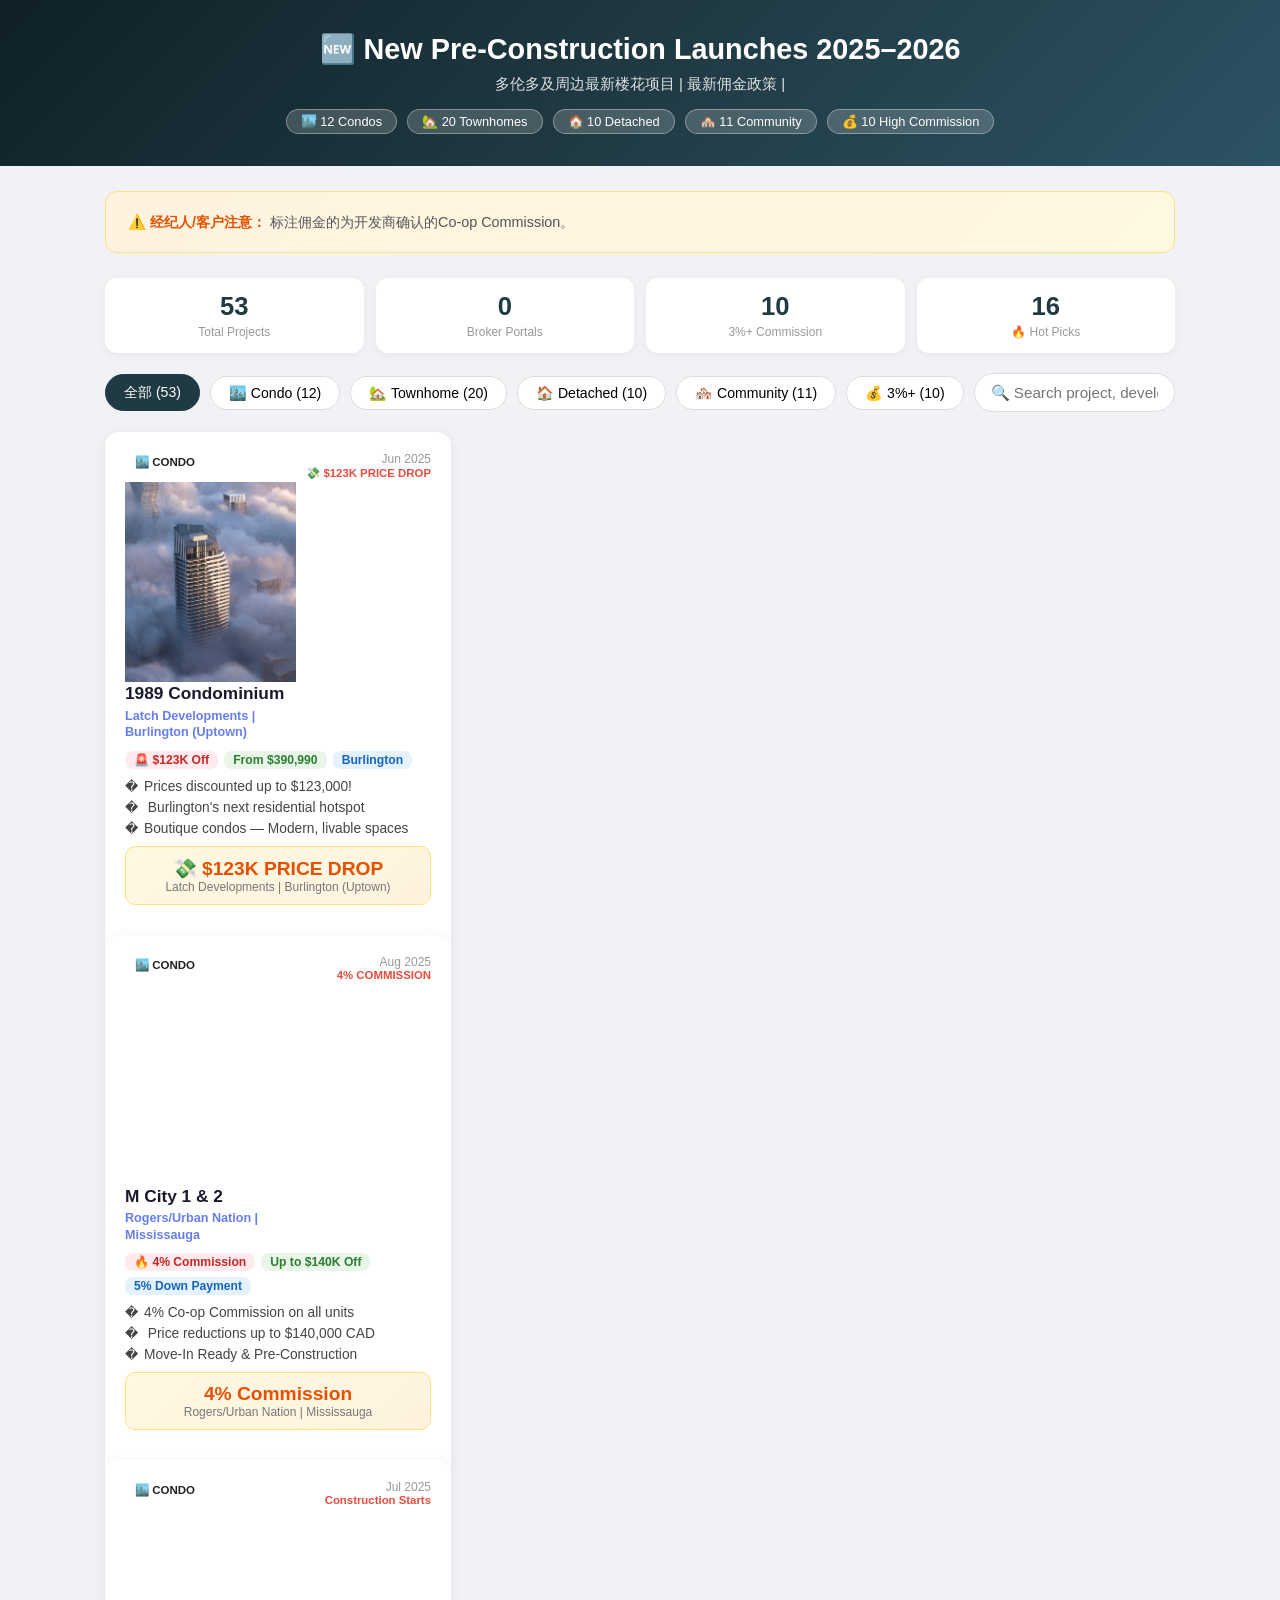
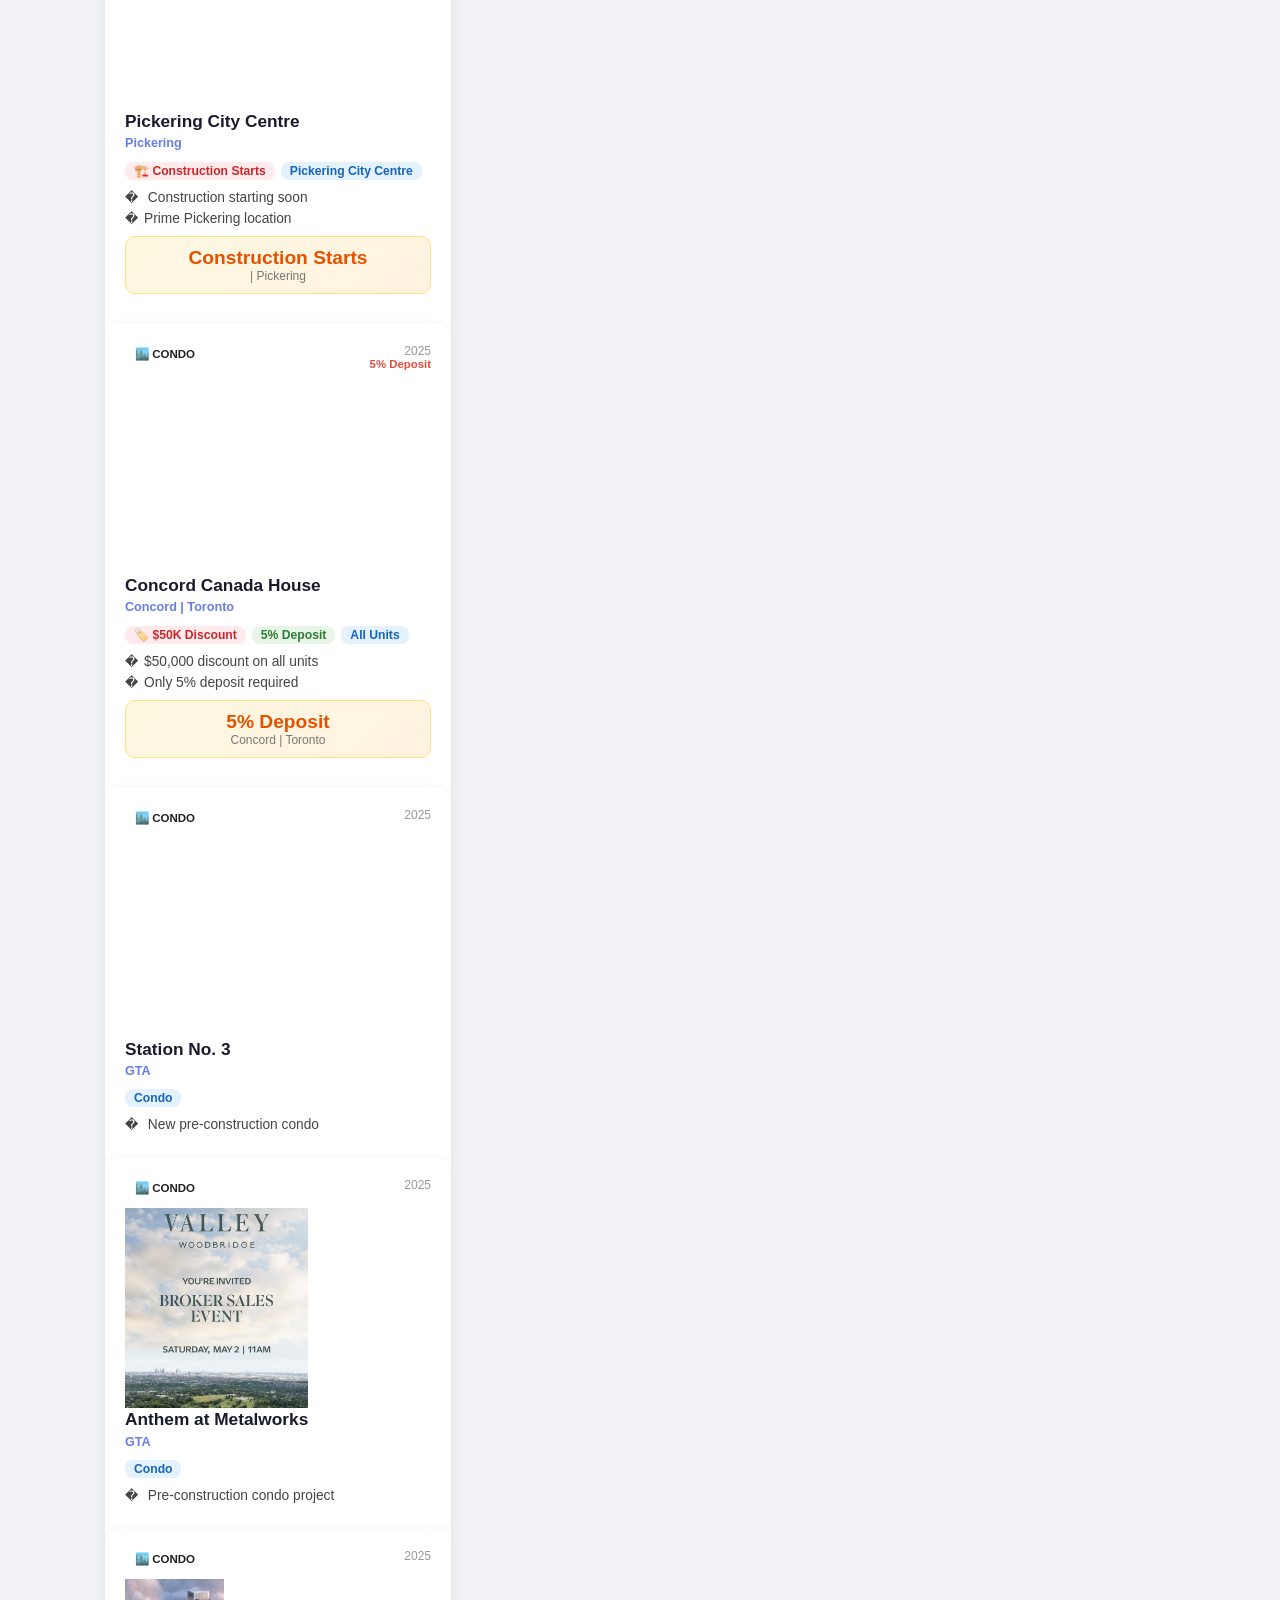
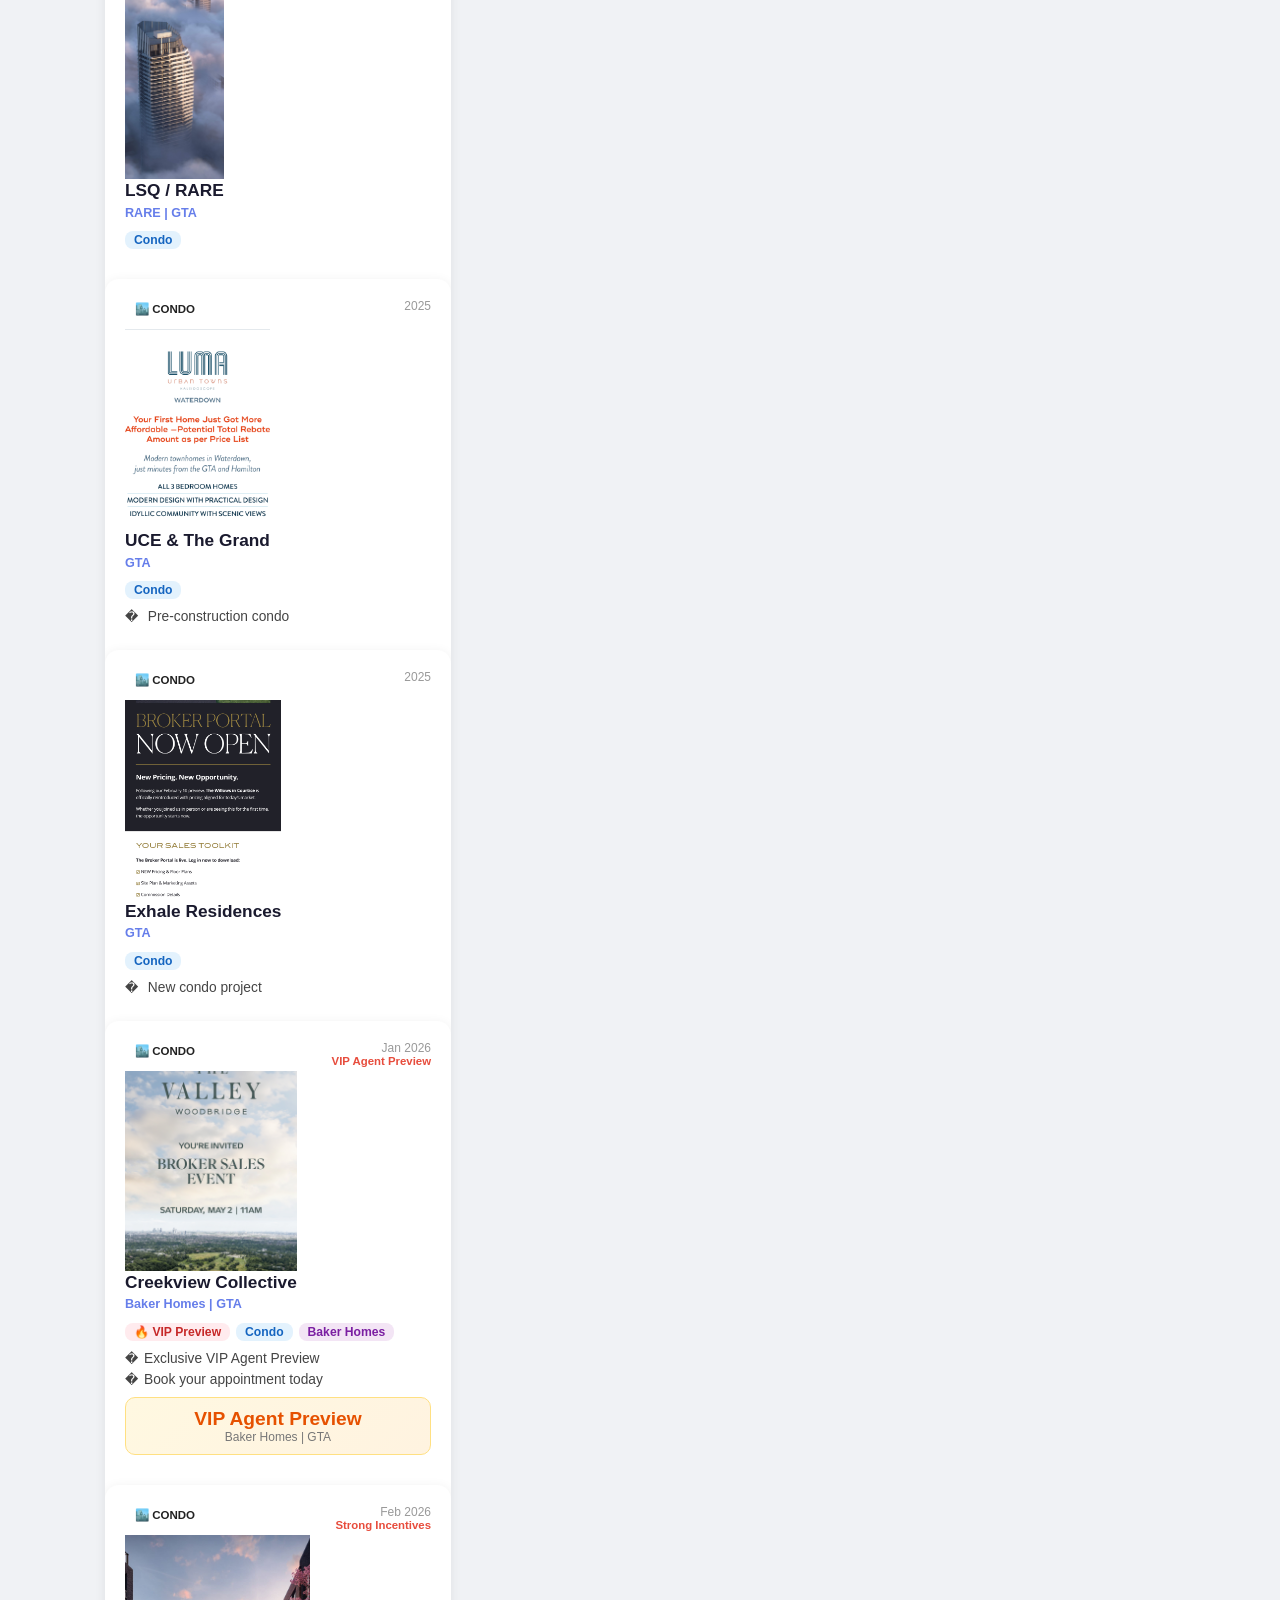
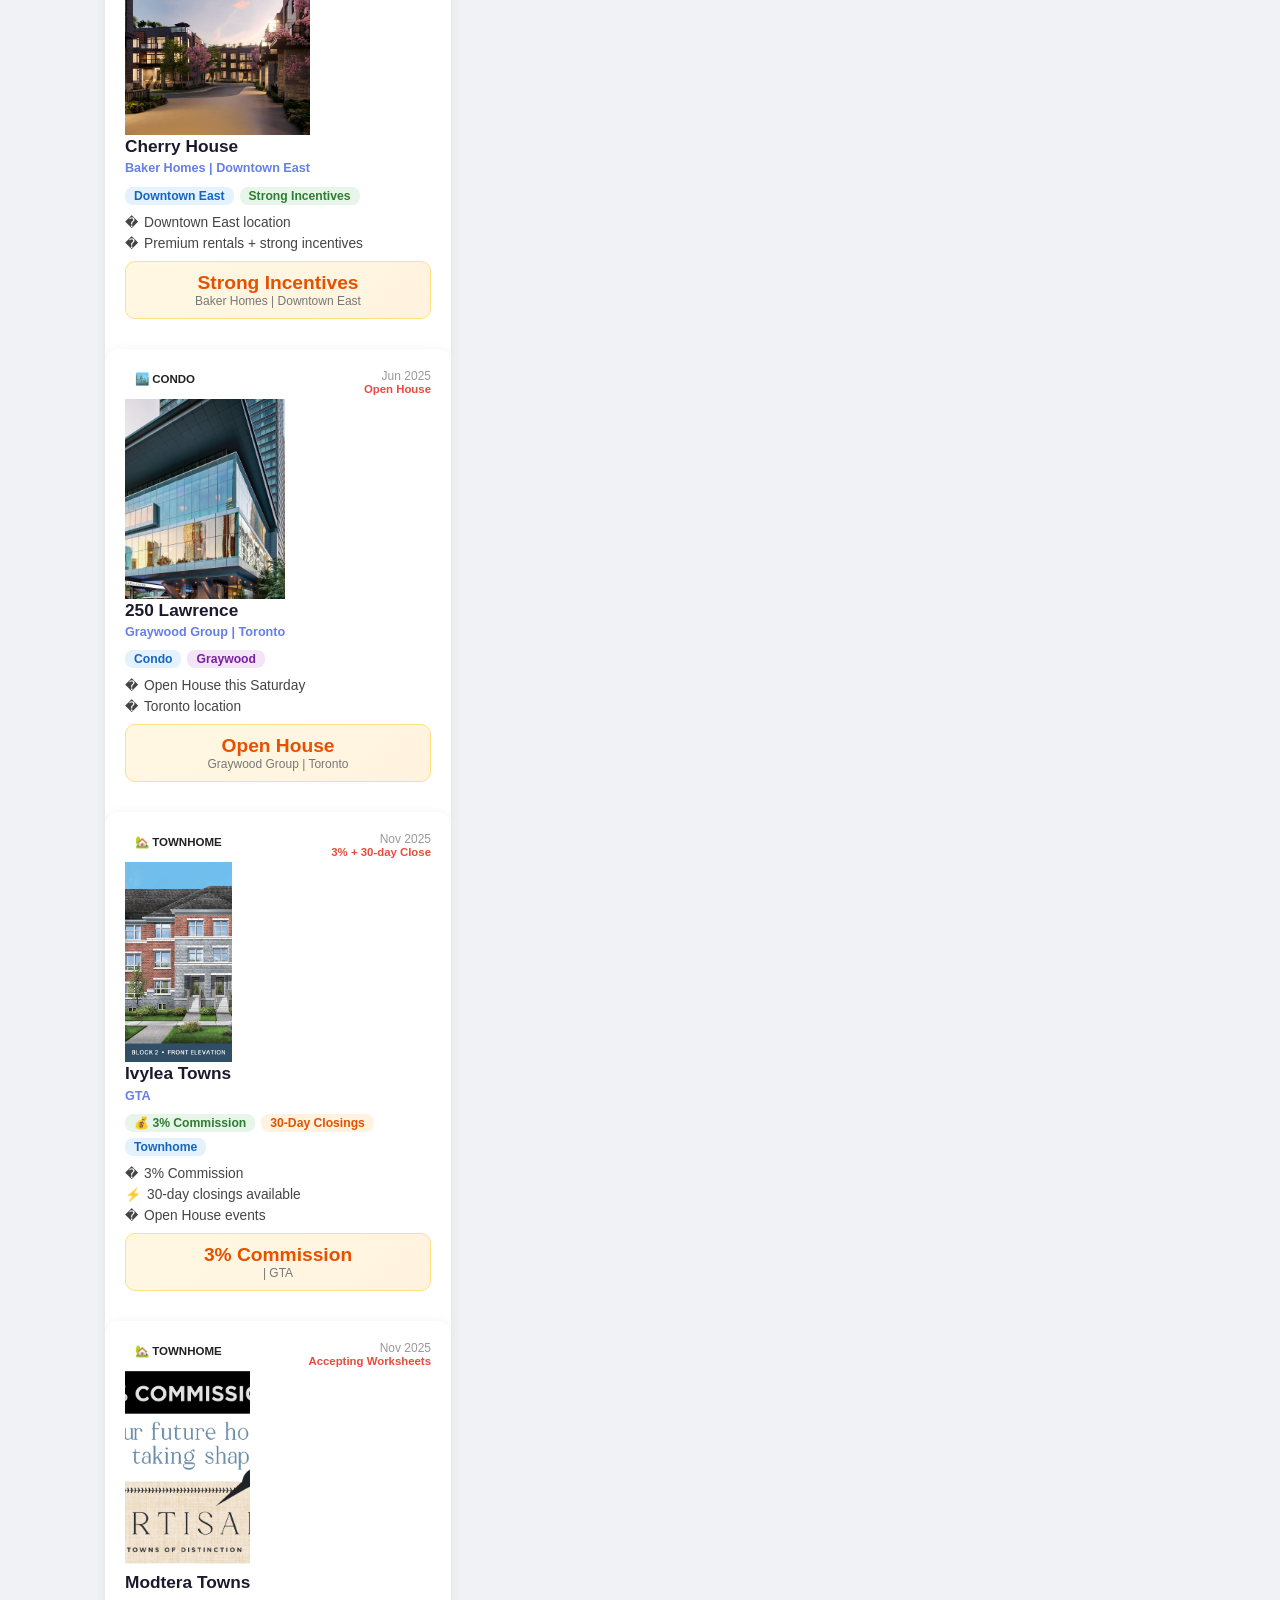
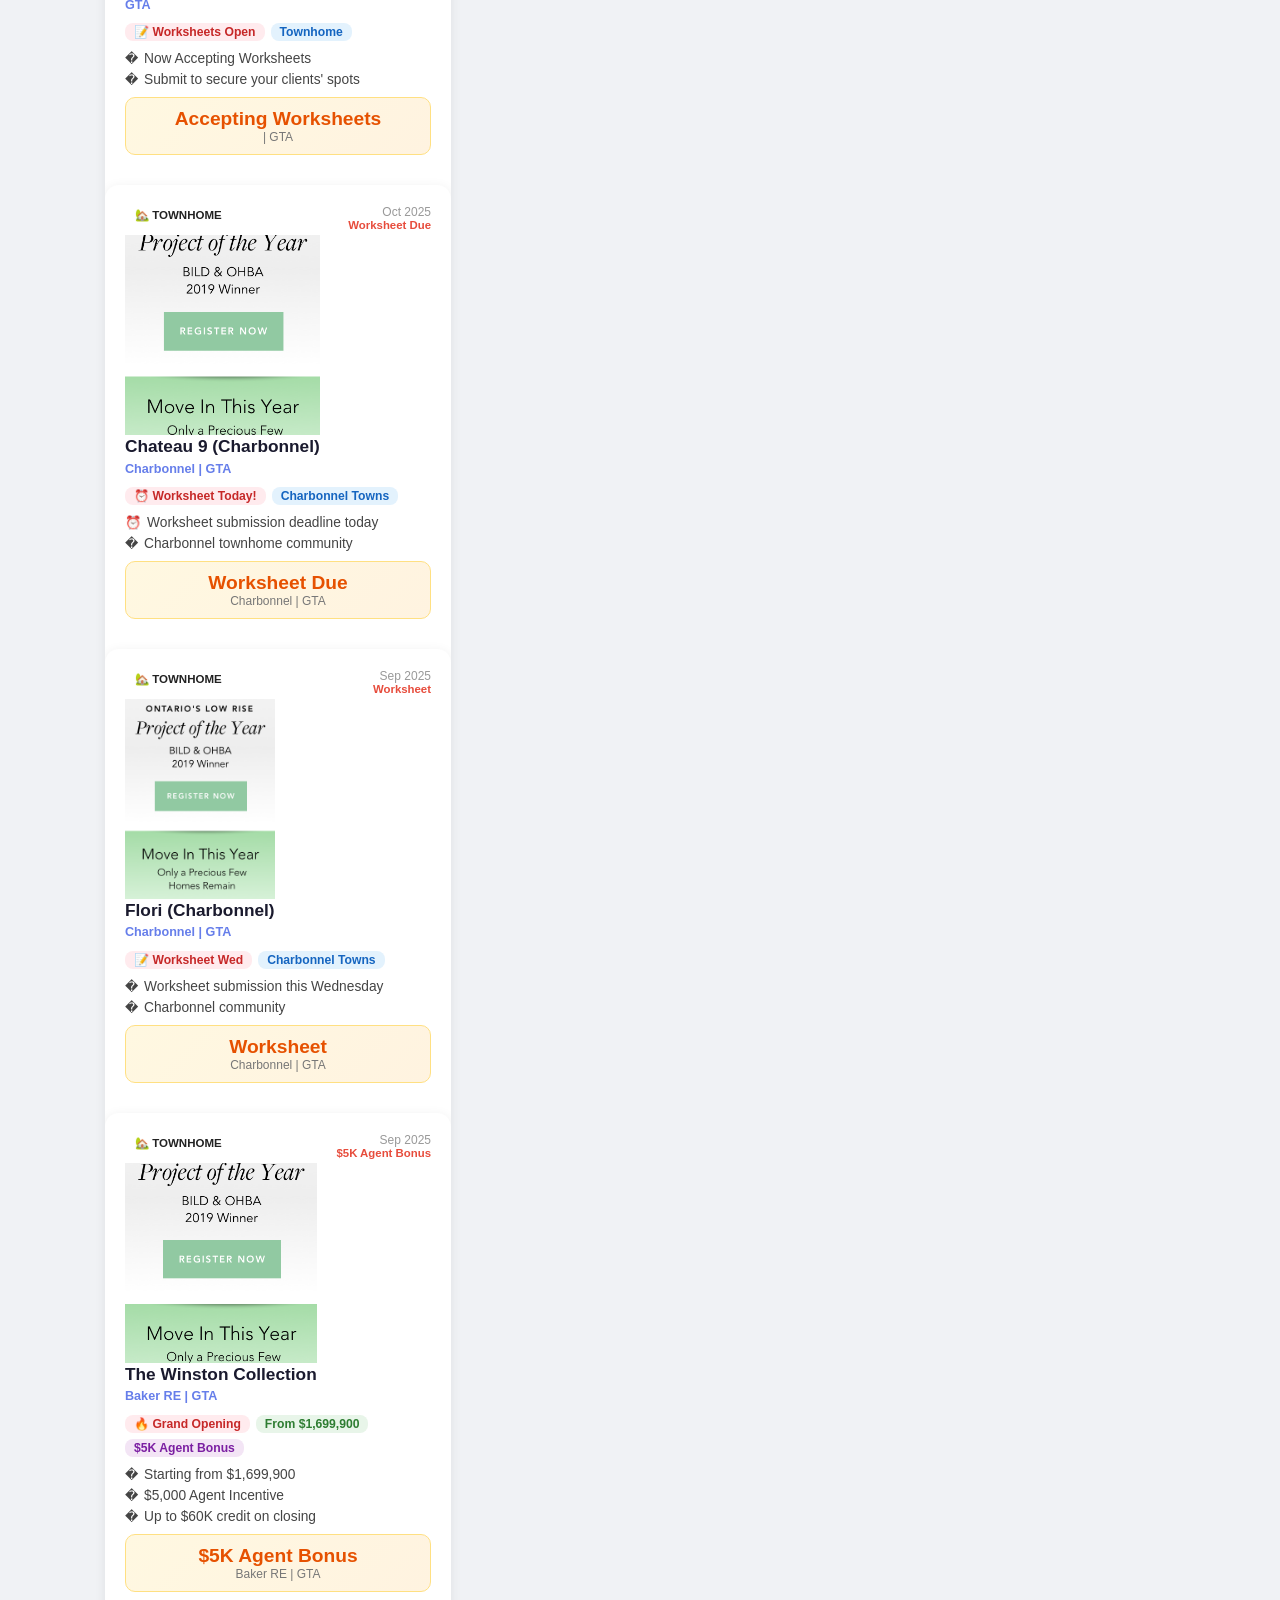
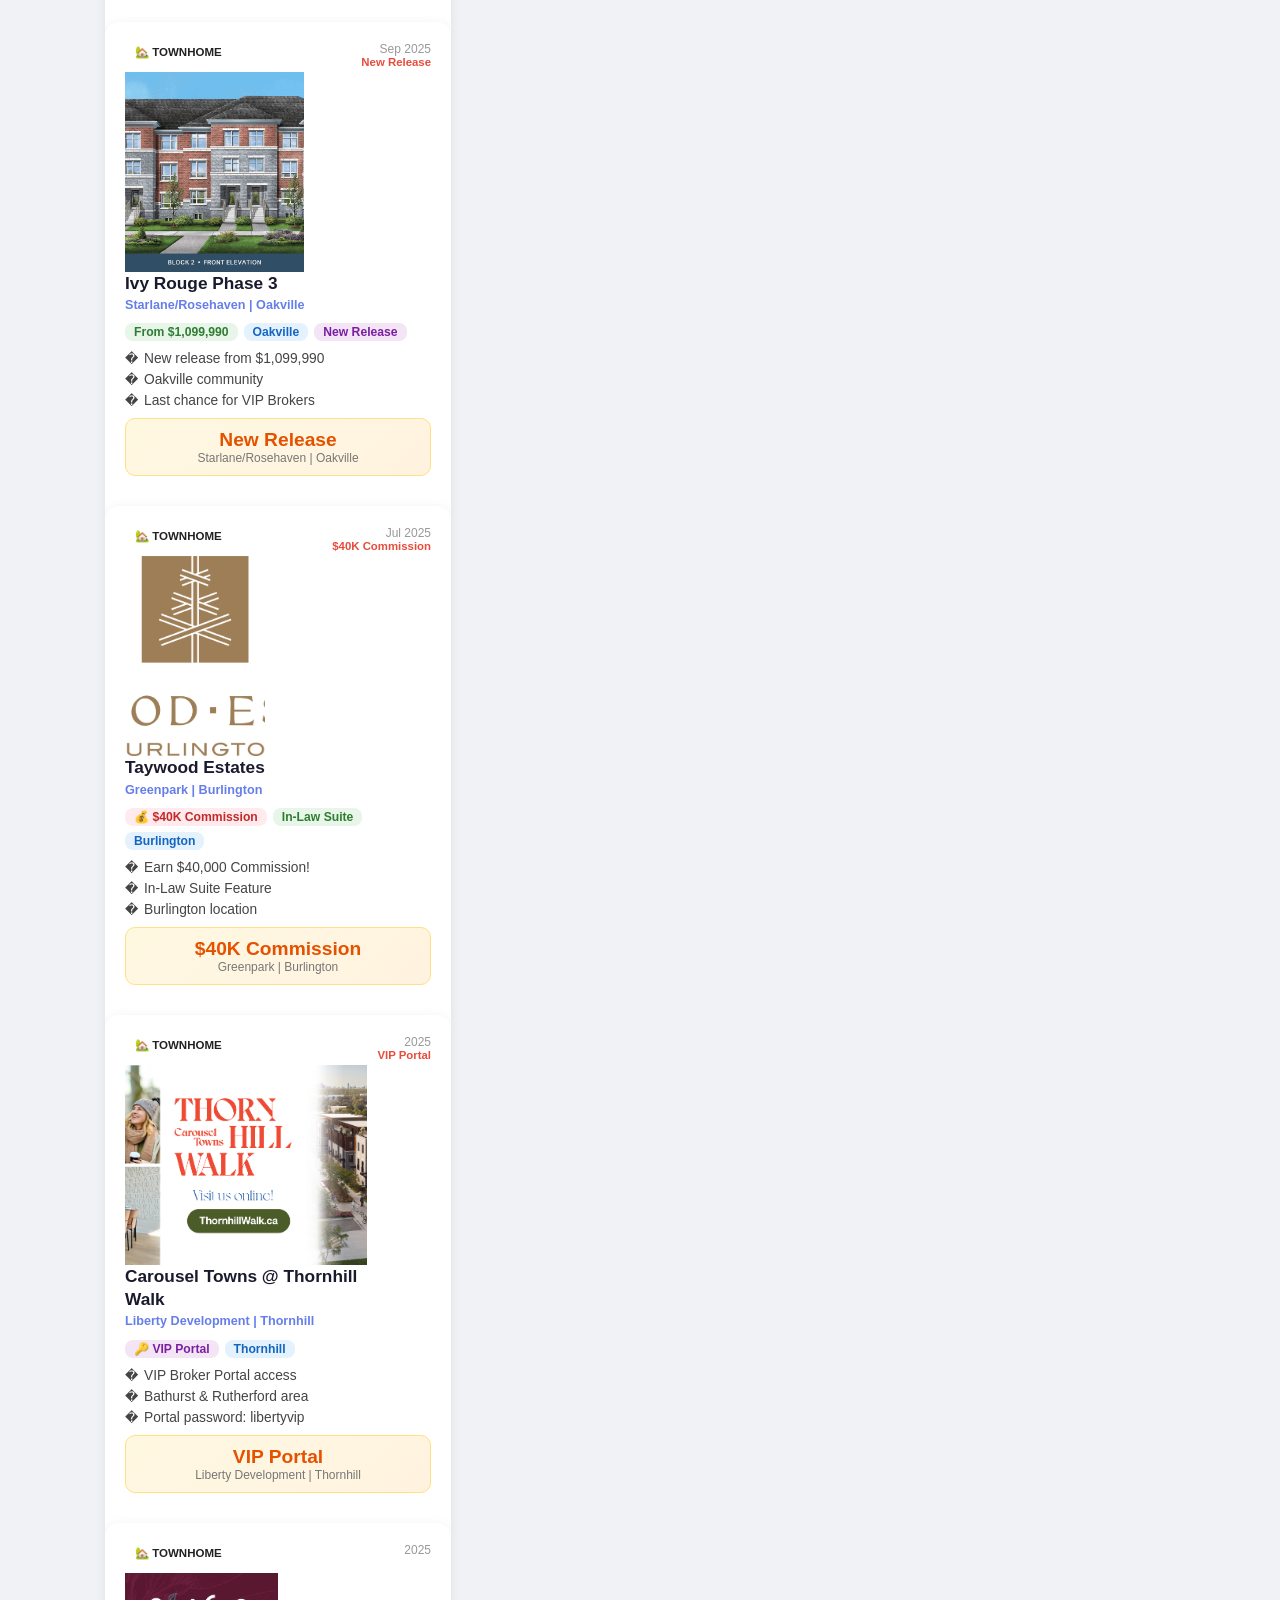
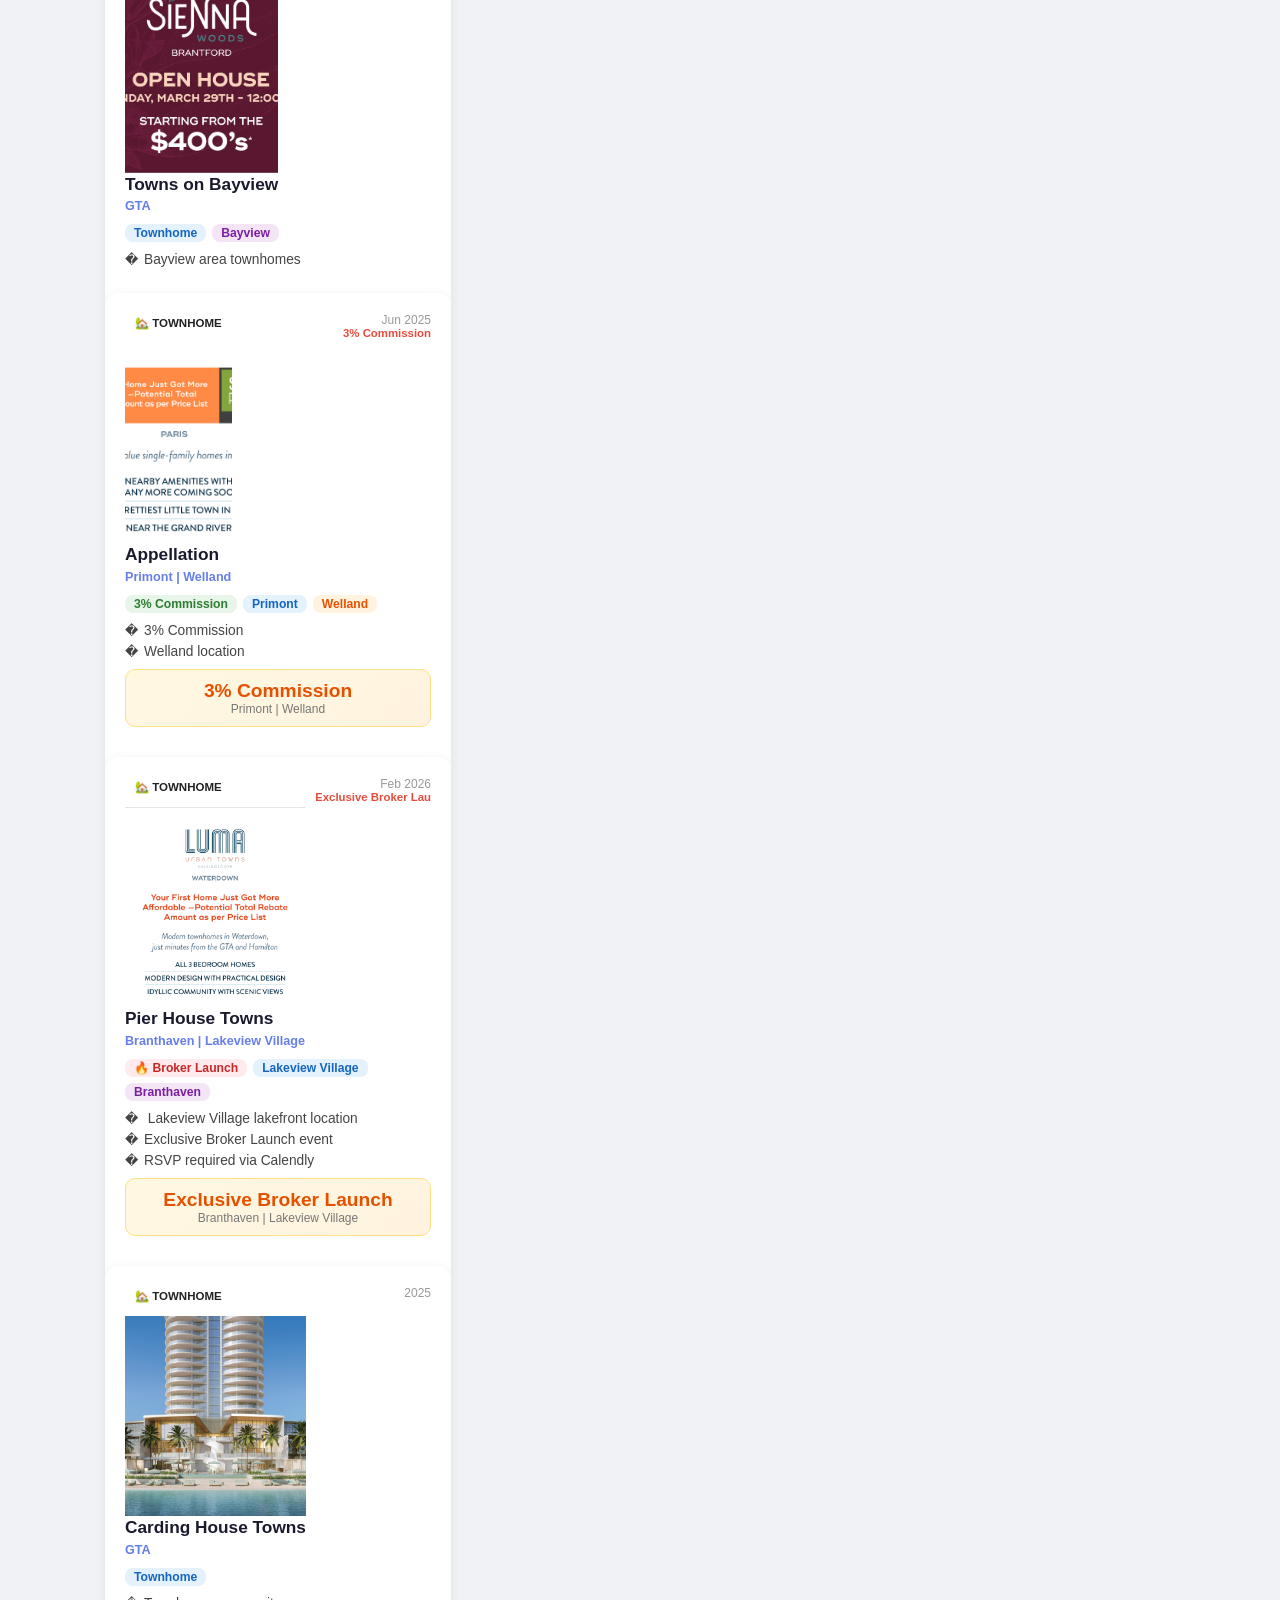
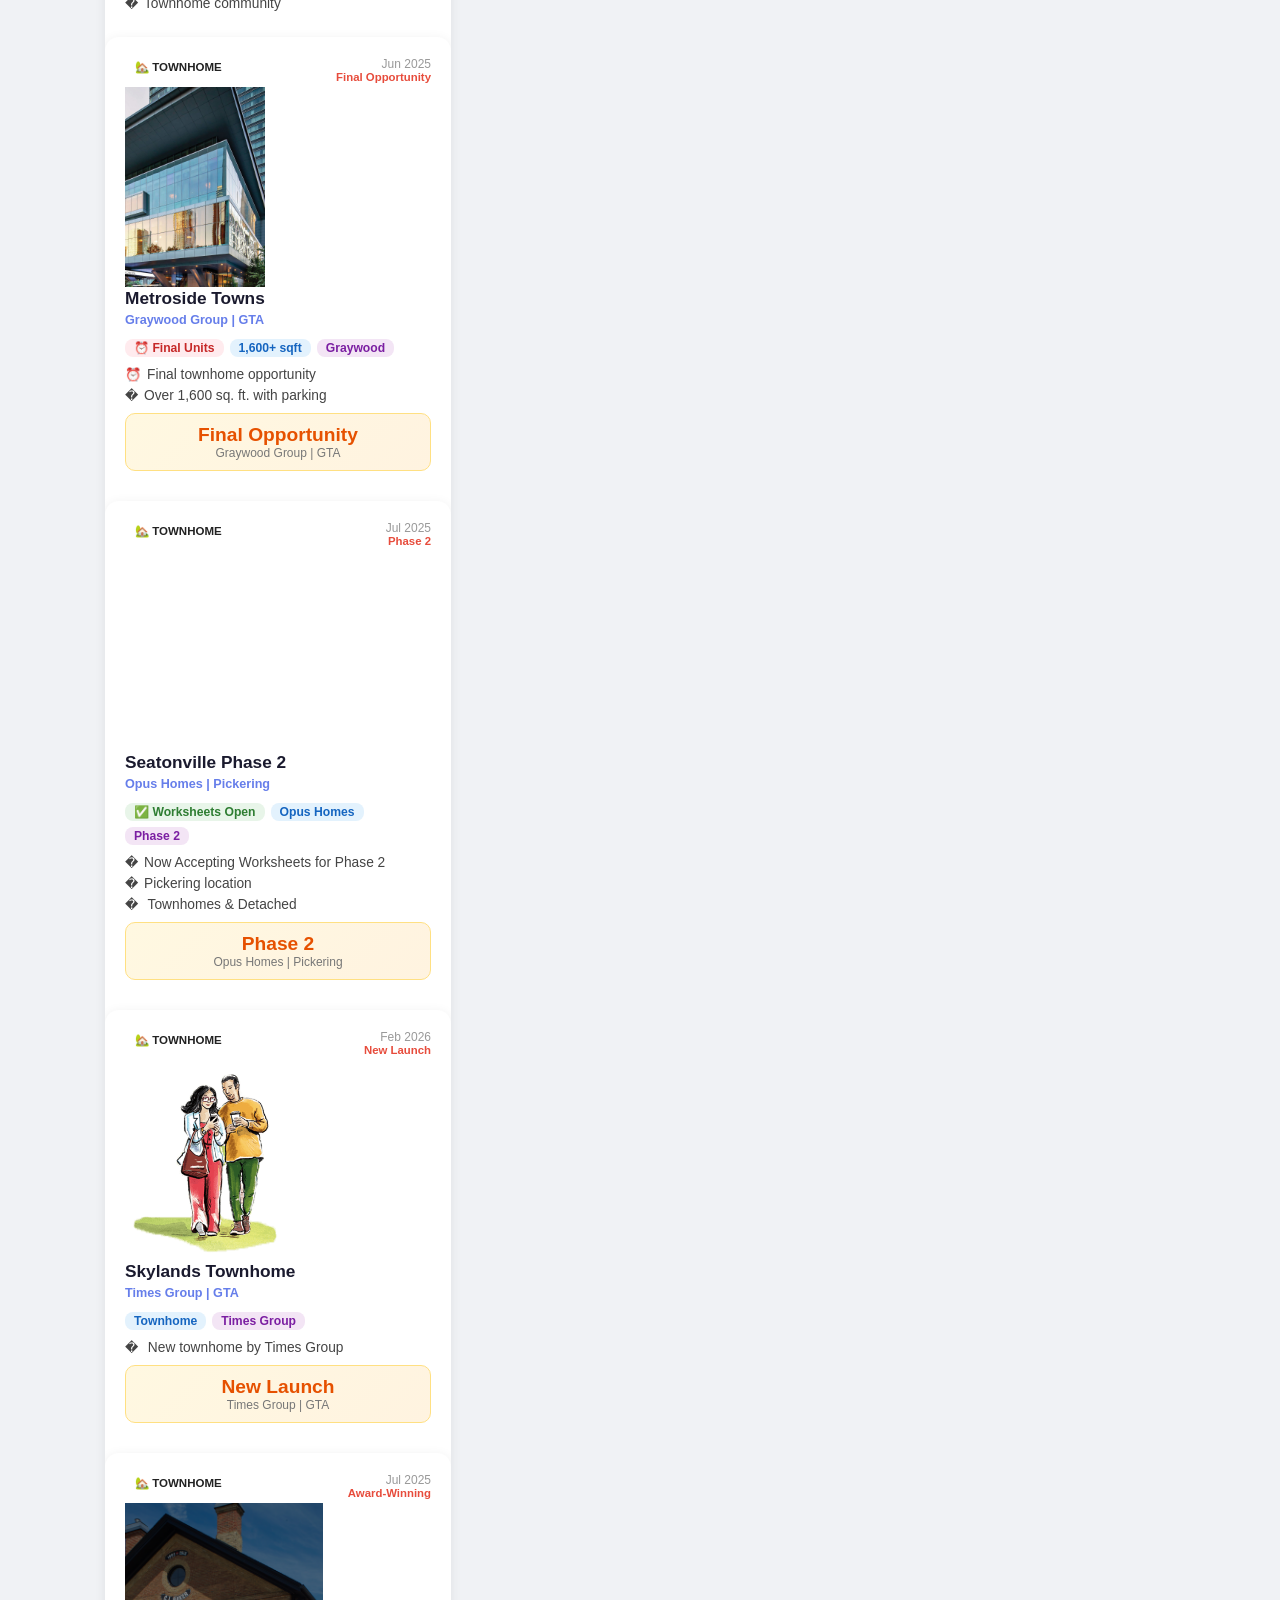
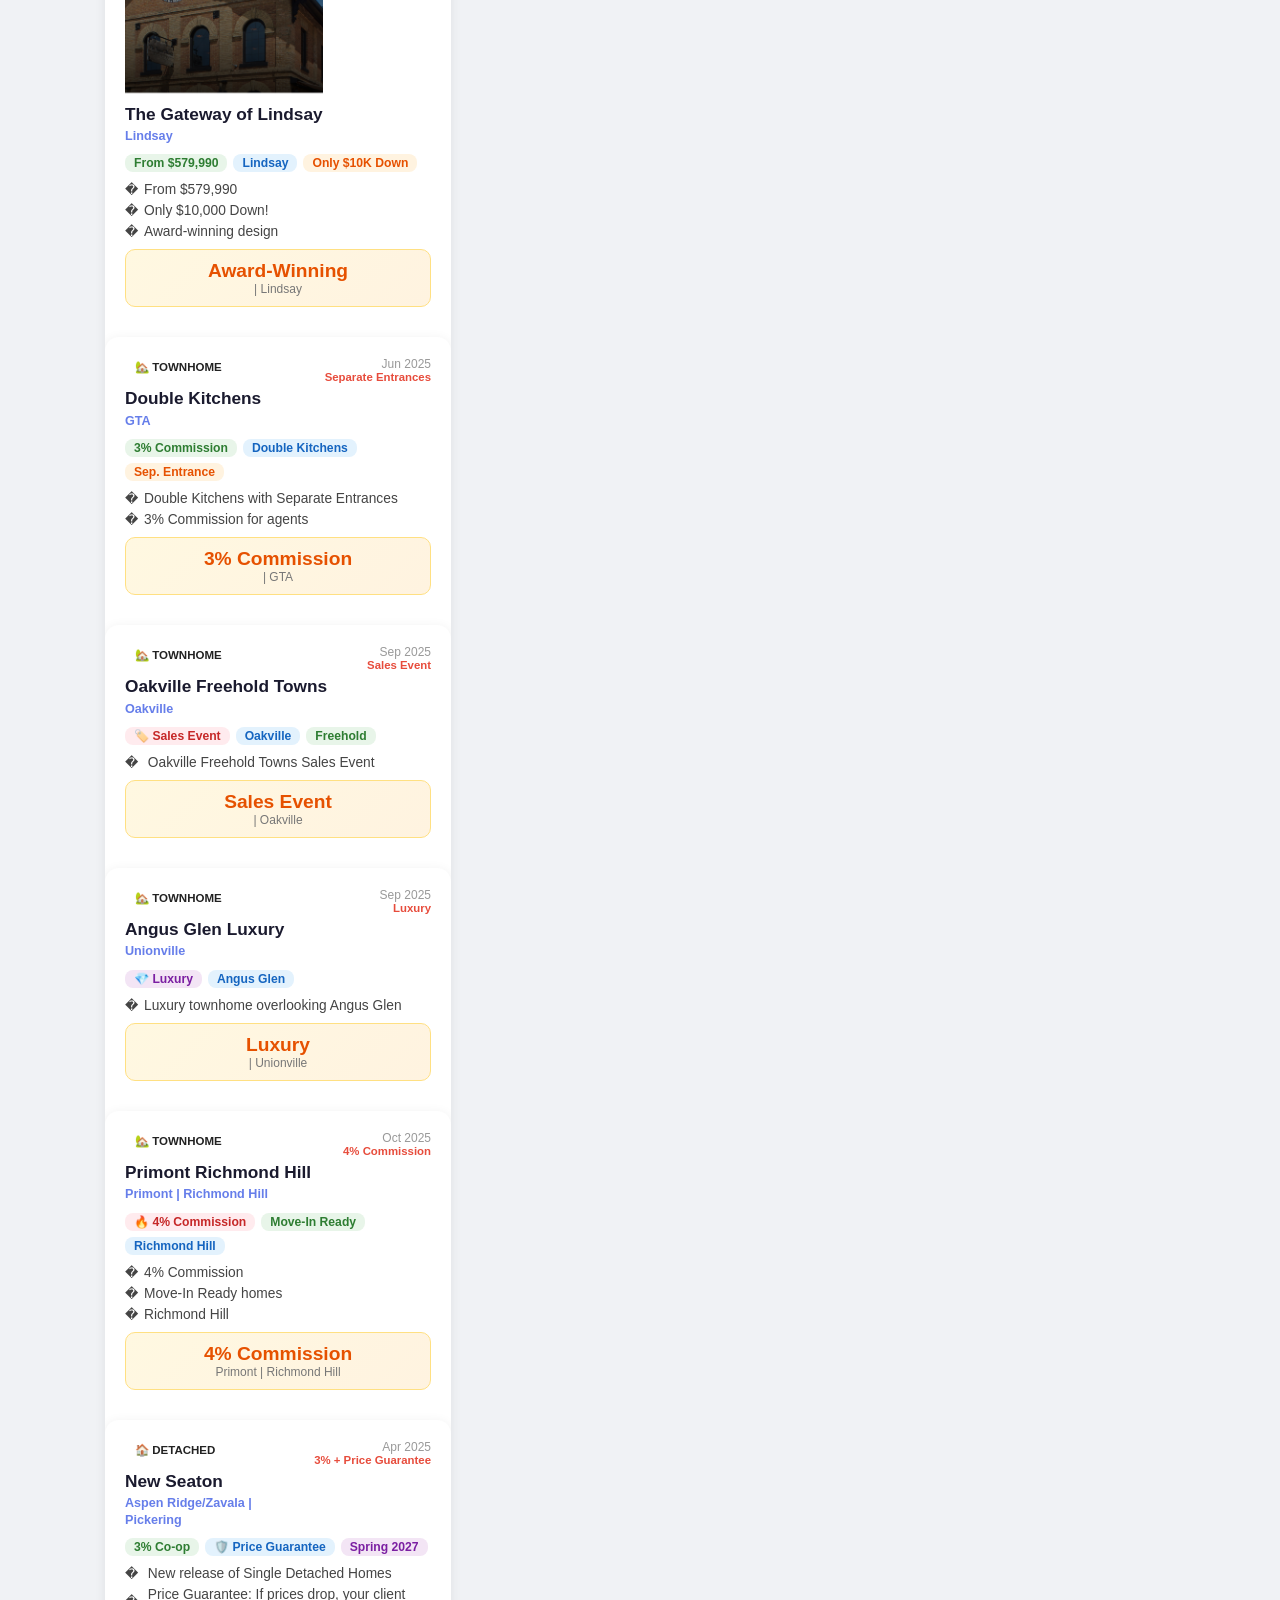
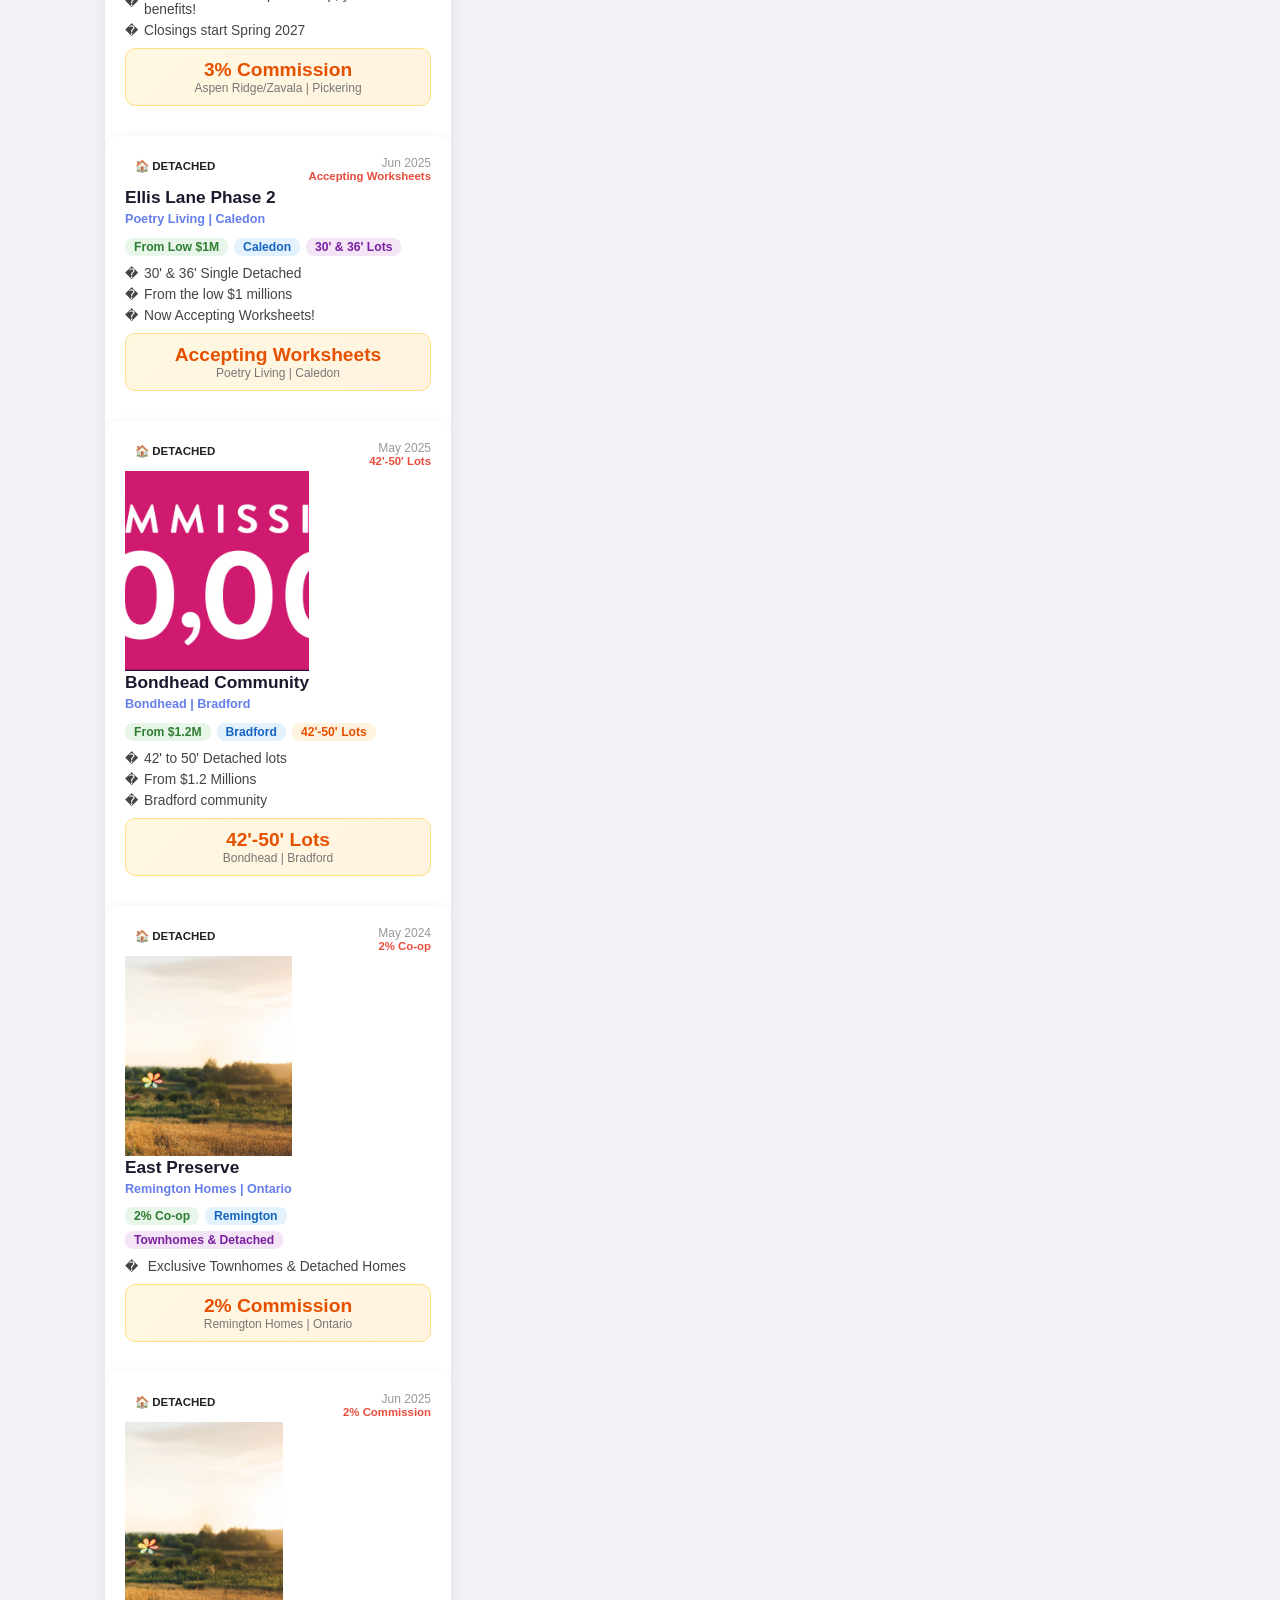
<file: new-launches.html>
<!DOCTYPE html>
<html lang="en">
<head>
<meta charset="UTF-8">
<meta name="viewport" content="width=device-width, initial-scale=1.0">
<title>🆕 New Pre-Construction Launches 2025–2026 — Condos Union Realty</title>
<style>
* { margin:0; padding:0; box-sizing:border-box; }
body { font-family:'Segoe UI',Arial,sans-serif; background:#f0f2f5; color:#222; }
.header { background:linear-gradient(135deg,#0f2027,#203a43,#2c5364); color:white; padding:32px 30px; text-align:center; }
.header h1 { font-size:1.8em; margin-bottom:8px; }
.header p { opacity:0.85; font-size:0.95em; }
.header .sub { margin-top:12px; font-size:0.85em; opacity:0.7; }
.badge-row { display:flex; justify-content:center; gap:10px; flex-wrap:wrap; margin-top:14px; }
.badge { background:rgba(255,255,255,0.18); border:1px solid rgba(255,255,255,0.35); padding:4px 14px; border-radius:20px; font-size:0.8em; }
.container { max-width:1100px; margin:25px auto; padding:0 15px; }
.alert { background:linear-gradient(135deg,#fff3e0,#fff8e1); border:1px solid #ffe082; border-radius:12px; padding:18px 22px; margin-bottom:25px; font-size:0.9em; color:#555; line-height:1.7; }
.alert strong { color:#e65100; }
.filter-bar { display:flex; gap:10px; flex-wrap:wrap; margin-bottom:20px; align-items:center; }
.filter-btn { padding:8px 18px; border:1px solid #ddd; background:white; border-radius:25px; cursor:pointer; font-size:0.88em; transition:all 0.2s; }
.filter-btn.active, .filter-btn:hover { background:#203a43; color:white; border-color:#203a43; }
.search-box { flex:1; min-width:200px; padding:10px 16px; border:1px solid #ddd; border-radius:25px; font-size:0.95em; }
.grid { display:grid; grid-template-columns:repeat(auto-fill,minmax(330px,1fr)); gap:16px; }
.card { background:white; border-radius:14px; overflow:hidden; box-shadow:0 2px 12px rgba(0,0,0,0.07); transition:all 0.25s; position:relative; }
.card:hover { transform:translateY(-4px); box-shadow:0 10px 30px rgba(0,0,0,0.13); }
.card-banner { position:absolute; top:0; left:0; right:0; height:4px; }
.banner.condo { background:linear-gradient(90deg,#667eea,#764ba2); }
.banner.townhome { background:linear-gradient(90deg,#11998e,#38ef7d); }
.banner.detached { background:linear-gradient(90deg,#f093fb,#f5576c); }
.banner.luxury { background:linear-gradient(90deg,#fc4a1a,#f7b733); }
.card-body { padding:20px; }
.card-badge { display:inline-block; padding:3px 10px; border-radius:12px; font-size:0.72em; font-weight:700; margin-bottom:10px; }
.badge.condo { background:#e8eaf6; color:#3f51b5; }
.badge.townhome { background:#e8f5e9; color:#2e7d32; }
.badge.detached { background:#fff3e0; color:#e65100; }
.badge.luxury { background:#f3e5f5; color:#7b1fa2; }
.card-header { display:flex; justify-content:space-between; align-items:flex-start; margin-bottom:10px; }
.card-title { font-size:1.08em; color:#1a1a2e; font-weight:700; line-height:1.3; }
.card-title small { display:block; font-size:0.73em; color:#667eea; font-weight:600; margin-top:3px; }
.launch-date { font-size:0.75em; color:#999; text-align:right; white-space:nowrap; margin-left:10px; }
.launch-date strong { display:block; color:#e74c3c; font-size:0.95em; }
.meta-row { display:flex; flex-wrap:wrap; gap:6px; margin:10px 0; }
.tag { display:inline-block; padding:2px 9px; border-radius:8px; font-size:0.76em; font-weight:600; }
.tag.red { background:#ffebee; color:#c62828; }
.tag.green { background:#e8f5e9; color:#2e7d32; }
.tag.blue { background:#e3f2fd; color:#1565c0; }
.tag.orange { background:#fff3e0; color:#e65100; }
.tag.purple { background:#f3e5f5; color:#7b1fa2; }
.info-row { display:flex; align-items:center; gap:6px; margin:6px 0; font-size:0.86em; color:#444; }
.info-row .icon { font-size:0.95em; }
.commission-box { background:linear-gradient(135deg,#fff8e1,#fff3e0); border:1px solid #ffe082; border-radius:10px; padding:10px 14px; margin:10px 0; text-align:center; }
.commission-box .amt { font-size:1.2em; font-weight:800; color:#e65100; }
.commission-box .label { font-size:0.75em; color:#777; }
.stats { display:flex; gap:12px; flex-wrap:wrap; margin-bottom:20px; }
.stat { background:white; padding:14px 20px; border-radius:12px; box-shadow:0 2px 8px rgba(0,0,0,0.05); flex:1; min-width:120px; text-align:center; }
.stat .num { font-size:1.6em; font-weight:800; color:#203a43; }
.stat .lbl { font-size:0.75em; color:#999; margin-top:4px; }
.footer { text-align:center; padding:30px; color:#999; font-size:0.82em; }
.hidden { display:none !important; }
@media(max-width:700px) { .grid { grid-template-columns:1fr; } .header h1 { font-size:1.3em; } }
</style>
</head>
<body>
<div class="header">
  <h1>🆕 New Pre-Construction Launches 2025–2026</h1>
  <p>多伦多及周边最新楼花项目 | 最新佣金政策 | </p>
  <div class="badge-row">
    <span class="badge">🏙️ 12 Condos</span>
    <span class="badge">🏡 20 Townhomes</span>
    <span class="badge">🏠 10 Detached</span>
    <span class="badge">🏘️ 11 Community</span>
    
    <span class="badge">💰 10 High Commission</span>
  </div>
</div>

<div class="container">
  <div class="alert">
    <strong>⚠️ 经纪人/客户注意：</strong> 标注佣金的为开发商确认的Co-op Commission。
  </div>

  <div class="stats">
    <div class="stat"><div class="num">53</div><div class="lbl">Total Projects</div></div>
    <div class="stat"><div class="num">0</div><div class="lbl">Broker Portals</div></div>
    <div class="stat"><div class="num">10</div><div class="lbl">3%+ Commission</div></div>
    <div class="stat"><div class="num">16</div><div class="lbl">🔥 Hot Picks</div></div>
  </div>

  <div class="filter-bar">
    <button class="filter-btn active" onclick="filter('all', this)">全部 (53)</button>
    <button class="filter-btn" onclick="filter('condo', this)">🏙️ Condo (12)</button>
    <button class="filter-btn" onclick="filter('townhome', this)">🏡 Townhome (20)</button>
    <button class="filter-btn" onclick="filter('detached', this)">🏠 Detached (10)</button>
    <button class="filter-btn" onclick="filter('mixed', this)">🏘️ Community (11)</button>
    <button class="filter-btn" onclick="filterCommission(this)">💰 3%+ (10)</button>
    <input class="search-box" placeholder="🔍 Search project, developer, location..." oninput="search(this.value)">
  </div>

  <div class="grid">
    <div class="card" data-type="condo" data-name="1989 condominium latch developments burlington (uptown)" data-commission="normal" data-portal="no">
      <div class="card-banner condo"></div>
      <div class="card-body">
        <div class="card-header">
          <div>
            <span class="card-badge badge.condo">🏙️ CONDO</span>
            <div class="card-img" style="background-image:url('images/projects/m-city-2.jpg');background-size:cover;background-position:center;height:200px;"></div>
        <div class="card-title">1989 Condominium<small>Latch Developments | Burlington (Uptown)</small></div>
          </div>
          <div class="launch-date">Jun 2025<br><strong>💸 $123K PRICE DROP</strong></div>
        </div>
        <div class="meta-row">
          <span class="tag red">🚨 $123K Off</span>
          <span class="tag green">From $390,990</span>
          <span class="tag blue">Burlington</span>
        </div>
        <div class="info-row"><span class="icon">�</span> Prices discounted up to $123,000!</div>
        <div class="info-row"><span class="icon">�</span>️ Burlington's next residential hotspot</div>
        <div class="info-row"><span class="icon">�</span> Boutique condos — Modern, livable spaces</div>
        <div class="commission-box"><div class="amt">💸 $123K PRICE DROP</div><div class="label">Latch Developments | Burlington (Uptown)</div></div>
    </div>

    <div class="card" data-type="condo" data-name="m city 1 & 2 rogers/urban nation mississauga" data-commission="high" data-portal="yes">
      <div class="card-banner condo"></div>
      <div class="card-body">
        <div class="card-header">
          <div>
            <span class="card-badge badge.condo">🏙️ CONDO</span>
            <div class="card-img" style="background-image:url('images/projects/m-city.jpg');background-size:cover;background-position:center;height:200px;"></div>
        <div class="card-title">M City 1 & 2<small>Rogers/Urban Nation | Mississauga</small></div>
          </div>
          <div class="launch-date">Aug 2025<br><strong>4% COMMISSION</strong></div>
        </div>
        <div class="meta-row">
          <span class="tag red">🔥 4% Commission</span>
          <span class="tag green">Up to $140K Off</span>
          <span class="tag blue">5% Down Payment</span>
        </div>
        <div class="info-row"><span class="icon">�</span> 4% Co-op Commission on all units</div>
        <div class="info-row"><span class="icon">�</span>️ Price reductions up to $140,000 CAD</div>
        <div class="info-row"><span class="icon">�</span> Move-In Ready & Pre-Construction</div>
        <div class="commission-box"><div class="amt">4% Commission</div><div class="label">Rogers/Urban Nation | Mississauga</div></div>
    </div>

    <div class="card" data-type="condo" data-name="pickering city centre  pickering" data-commission="normal" data-portal="no">
      <div class="card-banner condo"></div>
      <div class="card-body">
        <div class="card-header">
          <div>
            <span class="card-badge badge.condo">🏙️ CONDO</span>
            <div class="card-img" style="background-image:url('images/projects/seatonville.jpg');background-size:cover;background-position:center;height:200px;"></div>
        <div class="card-title">Pickering City Centre<small>Pickering</small></div>
          </div>
          <div class="launch-date">Jul 2025<br><strong>Construction Starts</strong></div>
        </div>
        <div class="meta-row">
          <span class="tag red">🏗️ Construction Starts</span>
          <span class="tag blue">Pickering City Centre</span>
        </div>
        <div class="info-row"><span class="icon">�</span>️ Construction starting soon</div>
        <div class="info-row"><span class="icon">�</span> Prime Pickering location</div>
        <div class="commission-box"><div class="amt">Construction Starts</div><div class="label"> | Pickering</div></div>
    </div>

    <div class="card" data-type="condo" data-name="concord canada house concord toronto" data-commission="normal" data-portal="yes">
      <div class="card-banner condo"></div>
      <div class="card-body">
        <div class="card-header">
          <div>
            <span class="card-badge badge.condo">🏙️ CONDO</span>
            <div class="card-img" style="background-image:url('images/projects/concord-canada-house.jpg');background-size:cover;background-position:center;height:200px;"></div>
        <div class="card-title">Concord Canada House<small>Concord | Toronto</small></div>
          </div>
          <div class="launch-date">2025<br><strong>5% Deposit</strong></div>
        </div>
        <div class="meta-row">
          <span class="tag red">🏷️ $50K Discount</span>
          <span class="tag green">5% Deposit</span>
          <span class="tag blue">All Units</span>
        </div>
        <div class="info-row"><span class="icon">�</span> $50,000 discount on all units</div>
        <div class="info-row"><span class="icon">�</span> Only 5% deposit required</div>
        <div class="commission-box"><div class="amt">5% Deposit</div><div class="label">Concord | Toronto</div></div>
    </div>

    <div class="card" data-type="condo" data-name="station no. 3  gta" data-commission="normal" data-portal="no">
      <div class="card-banner condo"></div>
      <div class="card-body">
        <div class="card-header">
          <div>
            <span class="card-badge badge.condo">🏙️ CONDO</span>
            <div class="card-img" style="background-image:url('images/projects/m-city.jpg');background-size:cover;background-position:center;height:200px;"></div>
        <div class="card-title">Station No. 3<small>GTA</small></div>
          </div>
          <div class="launch-date">2025</div>
        </div>
        <div class="meta-row">
          <span class="tag blue">Condo</span>
        </div>
        <div class="info-row"><span class="icon">�</span>️ New pre-construction condo</div>
        
    </div>

    <div class="card" data-type="condo" data-name="anthem at metalworks  gta" data-commission="normal" data-portal="no">
      <div class="card-banner condo"></div>
      <div class="card-body">
        <div class="card-header">
          <div>
            <span class="card-badge badge.condo">🏙️ CONDO</span>
            <div class="card-img" style="background-image:url('images/projects/valley-woodbridge.jpg');background-size:cover;background-position:center;height:200px;"></div>
        <div class="card-title">Anthem at Metalworks<small>GTA</small></div>
          </div>
          <div class="launch-date">2025</div>
        </div>
        <div class="meta-row">
          <span class="tag blue">Condo</span>
        </div>
        <div class="info-row"><span class="icon">�</span>️ Pre-construction condo project</div>
        
    </div>

    <div class="card" data-type="condo" data-name="lsq / rare rare gta" data-commission="normal" data-portal="yes">
      <div class="card-banner condo"></div>
      <div class="card-body">
        <div class="card-header">
          <div>
            <span class="card-badge badge.condo">🏙️ CONDO</span>
            <div class="card-img" style="background-image:url('images/projects/m-city-2.jpg');background-size:cover;background-position:center;height:200px;"></div>
        <div class="card-title">LSQ / RARE<small>RARE | GTA</small></div>
          </div>
          <div class="launch-date">2025</div>
        </div>
        <div class="meta-row">
          <span class="tag blue">Condo</span>
        </div>
        
    </div>

    <div class="card" data-type="condo" data-name="uce & the grand  gta" data-commission="normal" data-portal="no">
      <div class="card-banner condo"></div>
      <div class="card-body">
        <div class="card-header">
          <div>
            <span class="card-badge badge.condo">🏙️ CONDO</span>
            <div class="card-img" style="background-image:url('images/projects/luma.png');background-size:cover;background-position:center;height:200px;"></div>
        <div class="card-title">UCE & The Grand<small>GTA</small></div>
          </div>
          <div class="launch-date">2025</div>
        </div>
        <div class="meta-row">
          <span class="tag blue">Condo</span>
        </div>
        <div class="info-row"><span class="icon">�</span>️ Pre-construction condo</div>
        
    </div>

    <div class="card" data-type="condo" data-name="exhale residences  gta" data-commission="normal" data-portal="no">
      <div class="card-banner condo"></div>
      <div class="card-body">
        <div class="card-header">
          <div>
            <span class="card-badge badge.condo">🏙️ CONDO</span>
            <div class="card-img" style="background-image:url('images/projects/the-willows.jpg');background-size:cover;background-position:center;height:200px;"></div>
        <div class="card-title">Exhale Residences<small>GTA</small></div>
          </div>
          <div class="launch-date">2025</div>
        </div>
        <div class="meta-row">
          <span class="tag blue">Condo</span>
        </div>
        <div class="info-row"><span class="icon">�</span>️ New condo project</div>
        
    </div>

    <div class="card" data-type="condo" data-name="creekview collective baker homes gta" data-commission="normal" data-portal="yes">
      <div class="card-banner condo"></div>
      <div class="card-body">
        <div class="card-header">
          <div>
            <span class="card-badge badge.condo">🏙️ CONDO</span>
            <div class="card-img" style="background-image:url('images/projects/creekview-collective.jpg');background-size:cover;background-position:center;height:200px;"></div>
        <div class="card-title">Creekview Collective<small>Baker Homes | GTA</small></div>
          </div>
          <div class="launch-date">Jan 2026<br><strong>VIP Agent Preview</strong></div>
        </div>
        <div class="meta-row">
          <span class="tag red">🔥 VIP Preview</span>
          <span class="tag blue">Condo</span>
          <span class="tag purple">Baker Homes</span>
        </div>
        <div class="info-row"><span class="icon">�</span> Exclusive VIP Agent Preview</div>
        <div class="info-row"><span class="icon">�</span> Book your appointment today</div>
        <div class="commission-box"><div class="amt">VIP Agent Preview</div><div class="label">Baker Homes | GTA</div></div>
    </div>

    <div class="card" data-type="condo" data-name="cherry house baker homes downtown east" data-commission="normal" data-portal="yes">
      <div class="card-banner condo"></div>
      <div class="card-body">
        <div class="card-header">
          <div>
            <span class="card-badge badge.condo">🏙️ CONDO</span>
            <div class="card-img" style="background-image:url('images/projects/cherry-house.jpg');background-size:cover;background-position:center;height:200px;"></div>
        <div class="card-title">Cherry House<small>Baker Homes | Downtown East</small></div>
          </div>
          <div class="launch-date">Feb 2026<br><strong>Strong Incentives</strong></div>
        </div>
        <div class="meta-row">
          <span class="tag blue">Downtown East</span>
          <span class="tag green">Strong Incentives</span>
        </div>
        <div class="info-row"><span class="icon">�</span> Downtown East location</div>
        <div class="info-row"><span class="icon">�</span> Premium rentals + strong incentives</div>
        <div class="commission-box"><div class="amt">Strong Incentives</div><div class="label">Baker Homes | Downtown East</div></div>
    </div>

    <div class="card" data-type="condo" data-name="250 lawrence graywood group toronto" data-commission="normal" data-portal="no">
      <div class="card-banner condo"></div>
      <div class="card-body">
        <div class="card-header">
          <div>
            <span class="card-badge badge.condo">🏙️ CONDO</span>
            <div class="card-img" style="background-image:url('images/projects/graywood-metroside.jpg');background-size:cover;background-position:center;height:200px;"></div>
        <div class="card-title">250 Lawrence<small>Graywood Group | Toronto</small></div>
          </div>
          <div class="launch-date">Jun 2025<br><strong>Open House</strong></div>
        </div>
        <div class="meta-row">
          <span class="tag blue">Condo</span>
          <span class="tag purple">Graywood</span>
        </div>
        <div class="info-row"><span class="icon">�</span> Open House this Saturday</div>
        <div class="info-row"><span class="icon">�</span> Toronto location</div>
        <div class="commission-box"><div class="amt">Open House</div><div class="label">Graywood Group | Toronto</div></div>
    </div>

    <div class="card" data-type="townhome" data-name="ivylea towns  gta" data-commission="high" data-portal="no">
      <div class="card-banner townhome"></div>
      <div class="card-body">
        <div class="card-header">
          <div>
            <span class="card-badge badge.townhome">🏡 TOWNHOME</span>
            <div class="card-img" style="background-image:url('images/projects/ivy-rouge.gif');background-size:cover;background-position:center;height:200px;"></div>
        <div class="card-title">Ivylea Towns<small>GTA</small></div>
          </div>
          <div class="launch-date">Nov 2025<br><strong>3% + 30-day Close</strong></div>
        </div>
        <div class="meta-row">
          <span class="tag green">💰 3% Commission</span>
          <span class="tag orange">30-Day Closings</span>
          <span class="tag blue">Townhome</span>
        </div>
        <div class="info-row"><span class="icon">�</span> 3% Commission</div>
        <div class="info-row"><span class="icon">⚡</span>30-day closings available</div>
        <div class="info-row"><span class="icon">�</span> Open House events</div>
        <div class="commission-box"><div class="amt">3% Commission</div><div class="label"> | GTA</div></div>
    </div>

    <div class="card" data-type="townhome" data-name="modtera towns  gta" data-commission="normal" data-portal="no">
      <div class="card-banner townhome"></div>
      <div class="card-body">
        <div class="card-header">
          <div>
            <span class="card-badge badge.townhome">🏡 TOWNHOME</span>
            <div class="card-img" style="background-image:url('images/projects/artisan-towns-2.png');background-size:cover;background-position:center;height:200px;"></div>
        <div class="card-title">Modtera Towns<small>GTA</small></div>
          </div>
          <div class="launch-date">Nov 2025<br><strong>Accepting Worksheets</strong></div>
        </div>
        <div class="meta-row">
          <span class="tag red">📝 Worksheets Open</span>
          <span class="tag blue">Townhome</span>
        </div>
        <div class="info-row"><span class="icon">�</span> Now Accepting Worksheets</div>
        <div class="info-row"><span class="icon">�</span> Submit to secure your clients' spots</div>
        <div class="commission-box"><div class="amt">Accepting Worksheets</div><div class="label"> | GTA</div></div>
    </div>

    <div class="card" data-type="townhome" data-name="chateau 9 (charbonnel) charbonnel gta" data-commission="normal" data-portal="yes">
      <div class="card-banner townhome"></div>
      <div class="card-body">
        <div class="card-header">
          <div>
            <span class="card-badge badge.townhome">🏡 TOWNHOME</span>
            <div class="card-img" style="background-image:url('images/projects/charbonnel.png');background-size:cover;background-position:center;height:200px;"></div>
        <div class="card-title">Chateau 9 (Charbonnel)<small>Charbonnel | GTA</small></div>
          </div>
          <div class="launch-date">Oct 2025<br><strong>Worksheet Due</strong></div>
        </div>
        <div class="meta-row">
          <span class="tag red">⏰ Worksheet Today!</span>
          <span class="tag blue">Charbonnel Towns</span>
        </div>
        <div class="info-row"><span class="icon">⏰</span>Worksheet submission deadline today</div>
        <div class="info-row"><span class="icon">�</span> Charbonnel townhome community</div>
        <div class="commission-box"><div class="amt">Worksheet Due</div><div class="label">Charbonnel | GTA</div></div>
    </div>

    <div class="card" data-type="townhome" data-name="flori (charbonnel) charbonnel gta" data-commission="normal" data-portal="yes">
      <div class="card-banner townhome"></div>
      <div class="card-body">
        <div class="card-header">
          <div>
            <span class="card-badge badge.townhome">🏡 TOWNHOME</span>
            <div class="card-img" style="background-image:url('images/projects/charbonnel.png');background-size:cover;background-position:center;height:200px;"></div>
        <div class="card-title">Flori (Charbonnel)<small>Charbonnel | GTA</small></div>
          </div>
          <div class="launch-date">Sep 2025<br><strong>Worksheet</strong></div>
        </div>
        <div class="meta-row">
          <span class="tag red">📝 Worksheet Wed</span>
          <span class="tag blue">Charbonnel Towns</span>
        </div>
        <div class="info-row"><span class="icon">�</span> Worksheet submission this Wednesday</div>
        <div class="info-row"><span class="icon">�</span> Charbonnel community</div>
        <div class="commission-box"><div class="amt">Worksheet</div><div class="label">Charbonnel | GTA</div></div>
    </div>

    <div class="card" data-type="townhome" data-name="the winston collection baker re gta" data-commission="normal" data-portal="yes">
      <div class="card-banner townhome"></div>
      <div class="card-body">
        <div class="card-header">
          <div>
            <span class="card-badge badge.townhome">🏡 TOWNHOME</span>
            <div class="card-img" style="background-image:url('images/projects/charbonnel.png');background-size:cover;background-position:center;height:200px;"></div>
        <div class="card-title">The Winston Collection<small>Baker RE | GTA</small></div>
          </div>
          <div class="launch-date">Sep 2025<br><strong>$5K Agent Bonus</strong></div>
        </div>
        <div class="meta-row">
          <span class="tag red">🔥 Grand Opening</span>
          <span class="tag green">From $1,699,900</span>
          <span class="tag purple">$5K Agent Bonus</span>
        </div>
        <div class="info-row"><span class="icon">�</span> Starting from $1,699,900</div>
        <div class="info-row"><span class="icon">�</span> $5,000 Agent Incentive</div>
        <div class="info-row"><span class="icon">�</span> Up to $60K credit on closing</div>
        <div class="commission-box"><div class="amt">$5K Agent Bonus</div><div class="label">Baker RE | GTA</div></div>
    </div>

    <div class="card" data-type="townhome" data-name="ivy rouge phase 3 starlane/rosehaven oakville" data-commission="normal" data-portal="yes">
      <div class="card-banner townhome"></div>
      <div class="card-body">
        <div class="card-header">
          <div>
            <span class="card-badge badge.townhome">🏡 TOWNHOME</span>
            <div class="card-img" style="background-image:url('images/projects/ivy-rouge.gif');background-size:cover;background-position:center;height:200px;"></div>
        <div class="card-title">Ivy Rouge Phase 3<small>Starlane/Rosehaven | Oakville</small></div>
          </div>
          <div class="launch-date">Sep 2025<br><strong>New Release</strong></div>
        </div>
        <div class="meta-row">
          <span class="tag green">From $1,099,990</span>
          <span class="tag blue">Oakville</span>
          <span class="tag purple">New Release</span>
        </div>
        <div class="info-row"><span class="icon">�</span> New release from $1,099,990</div>
        <div class="info-row"><span class="icon">�</span> Oakville community</div>
        <div class="info-row"><span class="icon">�</span> Last chance for VIP Brokers</div>
        <div class="commission-box"><div class="amt">New Release</div><div class="label">Starlane/Rosehaven | Oakville</div></div>
    </div>

    <div class="card" data-type="townhome" data-name="taywood estates greenpark burlington" data-commission="normal" data-portal="yes">
      <div class="card-banner townhome"></div>
      <div class="card-body">
        <div class="card-header">
          <div>
            <span class="card-badge badge.townhome">🏡 TOWNHOME</span>
            <div class="card-img" style="background-image:url('images/projects/taywood-estates.webp');background-size:cover;background-position:center;height:200px;"></div>
        <div class="card-title">Taywood Estates<small>Greenpark | Burlington</small></div>
          </div>
          <div class="launch-date">Jul 2025<br><strong>$40K Commission</strong></div>
        </div>
        <div class="meta-row">
          <span class="tag red">💰 $40K Commission</span>
          <span class="tag green">In-Law Suite</span>
          <span class="tag blue">Burlington</span>
        </div>
        <div class="info-row"><span class="icon">�</span> Earn $40,000 Commission!</div>
        <div class="info-row"><span class="icon">�</span> In-Law Suite Feature</div>
        <div class="info-row"><span class="icon">�</span> Burlington location</div>
        <div class="commission-box"><div class="amt">$40K Commission</div><div class="label">Greenpark | Burlington</div></div>
    </div>

    <div class="card" data-type="townhome" data-name="carousel towns @ thornhill walk liberty development thornhill" data-commission="normal" data-portal="yes">
      <div class="card-banner townhome"></div>
      <div class="card-body">
        <div class="card-header">
          <div>
            <span class="card-badge badge.townhome">🏡 TOWNHOME</span>
            <div class="card-img" style="background-image:url('images/projects/carousel-thornhill.png');background-size:cover;background-position:center;height:200px;"></div>
        <div class="card-title">Carousel Towns @ Thornhill Walk<small>Liberty Development | Thornhill</small></div>
          </div>
          <div class="launch-date">2025<br><strong>VIP Portal</strong></div>
        </div>
        <div class="meta-row">
          <span class="tag purple">🔑 VIP Portal</span>
          <span class="tag blue">Thornhill</span>
        </div>
        <div class="info-row"><span class="icon">�</span> VIP Broker Portal access</div>
        <div class="info-row"><span class="icon">�</span> Bathurst & Rutherford area</div>
        <div class="info-row"><span class="icon">�</span> Portal password: libertyvip</div>
        <div class="commission-box"><div class="amt">VIP Portal</div><div class="label">Liberty Development | Thornhill</div></div>
    </div>

    <div class="card" data-type="townhome" data-name="towns on bayview  gta" data-commission="normal" data-portal="no">
      <div class="card-banner townhome"></div>
      <div class="card-body">
        <div class="card-header">
          <div>
            <span class="card-badge badge.townhome">🏡 TOWNHOME</span>
            <div class="card-img" style="background-image:url('images/projects/sienna-woods.png');background-size:cover;background-position:center;height:200px;"></div>
        <div class="card-title">Towns on Bayview<small>GTA</small></div>
          </div>
          <div class="launch-date">2025</div>
        </div>
        <div class="meta-row">
          <span class="tag blue">Townhome</span>
          <span class="tag purple">Bayview</span>
        </div>
        <div class="info-row"><span class="icon">�</span> Bayview area townhomes</div>
        
    </div>

    <div class="card" data-type="townhome" data-name="appellation primont welland" data-commission="high" data-portal="yes">
      <div class="card-banner townhome"></div>
      <div class="card-body">
        <div class="card-header">
          <div>
            <span class="card-badge badge.townhome">🏡 TOWNHOME</span>
            <div class="card-img" style="background-image:url('images/projects/scenic-ridge-phase-3.png');background-size:cover;background-position:center;height:200px;"></div>
        <div class="card-title">Appellation<small>Primont | Welland</small></div>
          </div>
          <div class="launch-date">Jun 2025<br><strong>3% Commission</strong></div>
        </div>
        <div class="meta-row">
          <span class="tag green">3% Commission</span>
          <span class="tag blue">Primont</span>
          <span class="tag orange">Welland</span>
        </div>
        <div class="info-row"><span class="icon">�</span> 3% Commission</div>
        <div class="info-row"><span class="icon">�</span> Welland location</div>
        <div class="commission-box"><div class="amt">3% Commission</div><div class="label">Primont | Welland</div></div>
    </div>

    <div class="card" data-type="townhome" data-name="pier house towns branthaven lakeview village" data-commission="normal" data-portal="yes">
      <div class="card-banner townhome"></div>
      <div class="card-body">
        <div class="card-header">
          <div>
            <span class="card-badge badge.townhome">🏡 TOWNHOME</span>
            <div class="card-img" style="background-image:url('images/projects/luma.png');background-size:cover;background-position:center;height:200px;"></div>
        <div class="card-title">Pier House Towns<small>Branthaven | Lakeview Village</small></div>
          </div>
          <div class="launch-date">Feb 2026<br><strong>Exclusive Broker Lau</strong></div>
        </div>
        <div class="meta-row">
          <span class="tag red">🔥 Broker Launch</span>
          <span class="tag blue">Lakeview Village</span>
          <span class="tag purple">Branthaven</span>
        </div>
        <div class="info-row"><span class="icon">�</span>️ Lakeview Village lakefront location</div>
        <div class="info-row"><span class="icon">�</span> Exclusive Broker Launch event</div>
        <div class="info-row"><span class="icon">�</span> RSVP required via Calendly</div>
        <div class="commission-box"><div class="amt">Exclusive Broker Launch</div><div class="label">Branthaven | Lakeview Village</div></div>
    </div>

    <div class="card" data-type="townhome" data-name="carding house towns  gta" data-commission="normal" data-portal="no">
      <div class="card-banner townhome"></div>
      <div class="card-body">
        <div class="card-header">
          <div>
            <span class="card-badge badge.townhome">🏡 TOWNHOME</span>
            <div class="card-img" style="background-image:url('images/projects/great-gulf.jpg');background-size:cover;background-position:center;height:200px;"></div>
        <div class="card-title">Carding House Towns<small>GTA</small></div>
          </div>
          <div class="launch-date">2025</div>
        </div>
        <div class="meta-row">
          <span class="tag blue">Townhome</span>
        </div>
        <div class="info-row"><span class="icon">�</span> Townhome community</div>
        
    </div>

    <div class="card" data-type="townhome" data-name="metroside towns graywood group gta" data-commission="normal" data-portal="no">
      <div class="card-banner townhome"></div>
      <div class="card-body">
        <div class="card-header">
          <div>
            <span class="card-badge badge.townhome">🏡 TOWNHOME</span>
            <div class="card-img" style="background-image:url('images/projects/graywood-metroside.jpg');background-size:cover;background-position:center;height:200px;"></div>
        <div class="card-title">Metroside Towns<small>Graywood Group | GTA</small></div>
          </div>
          <div class="launch-date">Jun 2025<br><strong>Final Opportunity</strong></div>
        </div>
        <div class="meta-row">
          <span class="tag red">⏰ Final Units</span>
          <span class="tag blue">1,600+ sqft</span>
          <span class="tag purple">Graywood</span>
        </div>
        <div class="info-row"><span class="icon">⏰</span>Final townhome opportunity</div>
        <div class="info-row"><span class="icon">�</span> Over 1,600 sq. ft. with parking</div>
        <div class="commission-box"><div class="amt">Final Opportunity</div><div class="label">Graywood Group | GTA</div></div>
    </div>

    <div class="card" data-type="townhome" data-name="seatonville phase 2 opus homes pickering" data-commission="normal" data-portal="yes">
      <div class="card-banner townhome"></div>
      <div class="card-body">
        <div class="card-header">
          <div>
            <span class="card-badge badge.townhome">🏡 TOWNHOME</span>
            <div class="card-img" style="background-image:url('images/projects/seatonville.jpg');background-size:cover;background-position:center;height:200px;"></div>
        <div class="card-title">Seatonville Phase 2<small>Opus Homes | Pickering</small></div>
          </div>
          <div class="launch-date">Jul 2025<br><strong>Phase 2</strong></div>
        </div>
        <div class="meta-row">
          <span class="tag green">✅ Worksheets Open</span>
          <span class="tag blue">Opus Homes</span>
          <span class="tag purple">Phase 2</span>
        </div>
        <div class="info-row"><span class="icon">�</span> Now Accepting Worksheets for Phase 2</div>
        <div class="info-row"><span class="icon">�</span> Pickering location</div>
        <div class="info-row"><span class="icon">�</span>️ Townhomes & Detached</div>
        <div class="commission-box"><div class="amt">Phase 2</div><div class="label">Opus Homes | Pickering</div></div>
    </div>

    <div class="card" data-type="townhome" data-name="skylands townhome times group gta" data-commission="normal" data-portal="no">
      <div class="card-banner townhome"></div>
      <div class="card-body">
        <div class="card-header">
          <div>
            <span class="card-badge badge.townhome">🏡 TOWNHOME</span>
            <div class="card-img" style="background-image:url('images/projects/skylands-townhome.png');background-size:cover;background-position:center;height:200px;"></div>
        <div class="card-title">Skylands Townhome<small>Times Group | GTA</small></div>
          </div>
          <div class="launch-date">Feb 2026<br><strong>New Launch</strong></div>
        </div>
        <div class="meta-row">
          <span class="tag blue">Townhome</span>
          <span class="tag purple">Times Group</span>
        </div>
        <div class="info-row"><span class="icon">�</span>️ New townhome by Times Group</div>
        <div class="commission-box"><div class="amt">New Launch</div><div class="label">Times Group | GTA</div></div>
    </div>

    <div class="card" data-type="townhome" data-name="the gateway of lindsay  lindsay" data-commission="normal" data-portal="yes">
      <div class="card-banner townhome"></div>
      <div class="card-body">
        <div class="card-header">
          <div>
            <span class="card-badge badge.townhome">🏡 TOWNHOME</span>
            <div class="card-img" style="background-image:url('images/projects/gateway-lindsay.jpg');background-size:cover;background-position:center;height:200px;"></div>
        <div class="card-title">The Gateway of Lindsay<small>Lindsay</small></div>
          </div>
          <div class="launch-date">Jul 2025<br><strong>Award-Winning</strong></div>
        </div>
        <div class="meta-row">
          <span class="tag green">From $579,990</span>
          <span class="tag blue">Lindsay</span>
          <span class="tag orange">Only $10K Down</span>
        </div>
        <div class="info-row"><span class="icon">�</span> From $579,990</div>
        <div class="info-row"><span class="icon">�</span> Only $10,000 Down!</div>
        <div class="info-row"><span class="icon">�</span> Award-winning design</div>
        <div class="commission-box"><div class="amt">Award-Winning</div><div class="label"> | Lindsay</div></div>
    </div>

    <div class="card" data-type="townhome" data-name="double kitchens  gta" data-commission="high" data-portal="no">
      <div class="card-banner townhome"></div>
      <div class="card-body">
        <div class="card-header">
          <div>
            <span class="card-badge badge.townhome">🏡 TOWNHOME</span>
            <div class="card-title">Double Kitchens<small>GTA</small></div>
          </div>
          <div class="launch-date">Jun 2025<br><strong>Separate Entrances</strong></div>
        </div>
        <div class="meta-row">
          <span class="tag green">3% Commission</span>
          <span class="tag blue">Double Kitchens</span>
          <span class="tag orange">Sep. Entrance</span>
        </div>
        <div class="info-row"><span class="icon">�</span> Double Kitchens with Separate Entrances</div>
        <div class="info-row"><span class="icon">�</span> 3% Commission for agents</div>
        <div class="commission-box"><div class="amt">3% Commission</div><div class="label"> | GTA</div></div>
    </div>

    <div class="card" data-type="townhome" data-name="oakville freehold towns  oakville" data-commission="normal" data-portal="no">
      <div class="card-banner townhome"></div>
      <div class="card-body">
        <div class="card-header">
          <div>
            <span class="card-badge badge.townhome">🏡 TOWNHOME</span>
            <div class="card-title">Oakville Freehold Towns<small>Oakville</small></div>
          </div>
          <div class="launch-date">Sep 2025<br><strong>Sales Event</strong></div>
        </div>
        <div class="meta-row">
          <span class="tag red">🏷️ Sales Event</span>
          <span class="tag blue">Oakville</span>
          <span class="tag green">Freehold</span>
        </div>
        <div class="info-row"><span class="icon">�</span>️ Oakville Freehold Towns Sales Event</div>
        <div class="commission-box"><div class="amt">Sales Event</div><div class="label"> | Oakville</div></div>
    </div>

    <div class="card" data-type="townhome" data-name="angus glen luxury  unionville" data-commission="normal" data-portal="no">
      <div class="card-banner townhome"></div>
      <div class="card-body">
        <div class="card-header">
          <div>
            <span class="card-badge badge.townhome">🏡 TOWNHOME</span>
            <div class="card-title">Angus Glen Luxury<small>Unionville</small></div>
          </div>
          <div class="launch-date">Sep 2025<br><strong>Luxury</strong></div>
        </div>
        <div class="meta-row">
          <span class="tag purple">💎 Luxury</span>
          <span class="tag blue">Angus Glen</span>
        </div>
        <div class="info-row"><span class="icon">�</span> Luxury townhome overlooking Angus Glen</div>
        <div class="commission-box"><div class="amt">Luxury</div><div class="label"> | Unionville</div></div>
    </div>

    <div class="card" data-type="townhome" data-name="primont richmond hill primont richmond hill" data-commission="high" data-portal="yes">
      <div class="card-banner townhome"></div>
      <div class="card-body">
        <div class="card-header">
          <div>
            <span class="card-badge badge.townhome">🏡 TOWNHOME</span>
            <div class="card-title">Primont Richmond Hill<small>Primont | Richmond Hill</small></div>
          </div>
          <div class="launch-date">Oct 2025<br><strong>4% Commission</strong></div>
        </div>
        <div class="meta-row">
          <span class="tag red">🔥 4% Commission</span>
          <span class="tag green">Move-In Ready</span>
          <span class="tag blue">Richmond Hill</span>
        </div>
        <div class="info-row"><span class="icon">�</span> 4% Commission</div>
        <div class="info-row"><span class="icon">�</span> Move-In Ready homes</div>
        <div class="info-row"><span class="icon">�</span> Richmond Hill</div>
        <div class="commission-box"><div class="amt">4% Commission</div><div class="label">Primont | Richmond Hill</div></div>
    </div>

    <div class="card" data-type="detached" data-name="new seaton aspen ridge/zavala pickering" data-commission="high" data-portal="no">
      <div class="card-banner detached"></div>
      <div class="card-body">
        <div class="card-header">
          <div>
            <span class="card-badge badge.detached">🏠 DETACHED</span>
            <div class="card-title">New Seaton<small>Aspen Ridge/Zavala | Pickering</small></div>
          </div>
          <div class="launch-date">Apr 2025<br><strong>3% + Price Guarantee</strong></div>
        </div>
        <div class="meta-row">
          <span class="tag green">3% Co-op</span>
          <span class="tag blue">🛡️ Price Guarantee</span>
          <span class="tag purple">Spring 2027</span>
        </div>
        <div class="info-row"><span class="icon">�</span>️ New release of Single Detached Homes</div>
        <div class="info-row"><span class="icon">�</span>️ Price Guarantee: If prices drop, your client benefits!</div>
        <div class="info-row"><span class="icon">�</span> Closings start Spring 2027</div>
        <div class="commission-box"><div class="amt">3% Commission</div><div class="label">Aspen Ridge/Zavala | Pickering</div></div>
    </div>

    <div class="card" data-type="detached" data-name="ellis lane phase 2 poetry living caledon" data-commission="normal" data-portal="yes">
      <div class="card-banner detached"></div>
      <div class="card-body">
        <div class="card-header">
          <div>
            <span class="card-badge badge.detached">🏠 DETACHED</span>
            <div class="card-title">Ellis Lane Phase 2<small>Poetry Living | Caledon</small></div>
          </div>
          <div class="launch-date">Jun 2025<br><strong>Accepting Worksheets</strong></div>
        </div>
        <div class="meta-row">
          <span class="tag green">From Low $1M</span>
          <span class="tag blue">Caledon</span>
          <span class="tag purple">30' & 36' Lots</span>
        </div>
        <div class="info-row"><span class="icon">�</span> 30' & 36' Single Detached</div>
        <div class="info-row"><span class="icon">�</span> From the low $1 millions</div>
        <div class="info-row"><span class="icon">�</span> Now Accepting Worksheets!</div>
        <div class="commission-box"><div class="amt">Accepting Worksheets</div><div class="label">Poetry Living | Caledon</div></div>
    </div>

    <div class="card" data-type="detached" data-name="bondhead community bondhead bradford" data-commission="normal" data-portal="yes">
      <div class="card-banner detached"></div>
      <div class="card-body">
        <div class="card-header">
          <div>
            <span class="card-badge badge.detached">🏠 DETACHED</span>
            <div class="card-img" style="background-image:url('images/projects/bondhead-community.jpg');background-size:cover;background-position:center;height:200px;"></div>
        <div class="card-title">Bondhead Community<small>Bondhead | Bradford</small></div>
          </div>
          <div class="launch-date">May 2025<br><strong>42'-50' Lots</strong></div>
        </div>
        <div class="meta-row">
          <span class="tag green">From $1.2M</span>
          <span class="tag blue">Bradford</span>
          <span class="tag orange">42'-50' Lots</span>
        </div>
        <div class="info-row"><span class="icon">�</span> 42' to 50' Detached lots</div>
        <div class="info-row"><span class="icon">�</span> From $1.2 Millions</div>
        <div class="info-row"><span class="icon">�</span> Bradford community</div>
        <div class="commission-box"><div class="amt">42'-50' Lots</div><div class="label">Bondhead | Bradford</div></div>
    </div>

    <div class="card" data-type="detached" data-name="east preserve remington homes ontario" data-commission="normal" data-portal="yes">
      <div class="card-banner detached"></div>
      <div class="card-body">
        <div class="card-header">
          <div>
            <span class="card-badge badge.detached">🏠 DETACHED</span>
            <div class="card-img" style="background-image:url('images/projects/remington-valley.jpg');background-size:cover;background-position:center;height:200px;"></div>
        <div class="card-title">East Preserve<small>Remington Homes | Ontario</small></div>
          </div>
          <div class="launch-date">May 2024<br><strong>2% Co-op</strong></div>
        </div>
        <div class="meta-row">
          <span class="tag green">2% Co-op</span>
          <span class="tag blue">Remington</span>
          <span class="tag purple">Townhomes & Detached</span>
        </div>
        <div class="info-row"><span class="icon">�</span>️ Exclusive Townhomes & Detached Homes</div>
        <div class="commission-box"><div class="amt">2% Commission</div><div class="label">Remington Homes | Ontario</div></div>
    </div>

    <div class="card" data-type="detached" data-name="south barrie remington homes barrie" data-commission="normal" data-portal="yes">
      <div class="card-banner detached"></div>
      <div class="card-body">
        <div class="card-header">
          <div>
            <span class="card-badge badge.detached">🏠 DETACHED</span>
            <div class="card-img" style="background-image:url('images/projects/remington-valley.jpg');background-size:cover;background-position:center;height:200px;"></div>
        <div class="card-title">South Barrie<small>Remington Homes | Barrie</small></div>
          </div>
          <div class="launch-date">Jun 2025<br><strong>2% Commission</strong></div>
        </div>
        <div class="meta-row">
          <span class="tag green">2% Commission</span>
          <span class="tag blue">Barrie</span>
          <span class="tag purple">Remington</span>
        </div>
        <div class="info-row"><span class="icon">�</span> 2% Commission</div>
        <div class="info-row"><span class="icon">�</span> Best-selling community in South Barrie</div>
        <div class="commission-box"><div class="amt">2% Commission</div><div class="label">Remington Homes | Barrie</div></div>
    </div>

    <div class="card" data-type="detached" data-name="juniper gate remington homes ontario" data-commission="normal" data-portal="yes">
      <div class="card-banner detached"></div>
      <div class="card-body">
        <div class="card-header">
          <div>
            <span class="card-badge badge.detached">🏠 DETACHED</span>
            <div class="card-img" style="background-image:url('images/projects/scenic-ridge.png');background-size:cover;background-position:center;height:200px;"></div>
        <div class="card-title">Juniper Gate<small>Remington Homes | Ontario</small></div>
          </div>
          <div class="launch-date">May 2025<br><strong>Bungalow</strong></div>
        </div>
        <div class="meta-row">
          <span class="tag green">2% Commission</span>
          <span class="tag orange">From $900s</span>
          <span class="tag purple">Bungalow</span>
        </div>
        <div class="info-row"><span class="icon">�</span> Bungalow living</div>
        <div class="info-row"><span class="icon">�</span> 2% Commission</div>
        <div class="info-row"><span class="icon">�</span>️ Construction starting soon</div>
        <div class="commission-box"><div class="amt">2% Commission</div><div class="label">Remington Homes | Ontario</div></div>
    </div>

    <div class="card" data-type="detached" data-name="simcoe woods rosehaven gta" data-commission="normal" data-portal="yes">
      <div class="card-banner detached"></div>
      <div class="card-body">
        <div class="card-header">
          <div>
            <span class="card-badge badge.detached">🏠 DETACHED</span>
            <div class="card-img" style="background-image:url('images/projects/simcoe-woods.png');background-size:cover;background-position:center;height:200px;"></div>
        <div class="card-title">Simcoe Woods<small>Rosehaven | GTA</small></div>
          </div>
          <div class="launch-date">2025</div>
        </div>
        <div class="meta-row">
          <span class="tag blue">Rosehaven</span>
        </div>
        <div class="info-row"><span class="icon">�</span> Rosehaven community</div>
        
    </div>

    <div class="card" data-type="detached" data-name="rosehaven vvip inventory rosehaven gta" data-commission="normal" data-portal="yes">
      <div class="card-banner detached"></div>
      <div class="card-body">
        <div class="card-header">
          <div>
            <span class="card-badge badge.detached">🏠 DETACHED</span>
            <div class="card-img" style="background-image:url('images/projects/rosehaven-inventory.webp');background-size:cover;background-position:center;height:200px;"></div>
        <div class="card-title">Rosehaven VVIP Inventory<small>Rosehaven | GTA</small></div>
          </div>
          <div class="launch-date">Aug 2025<br><strong>VVIP Broker</strong></div>
        </div>
        <div class="meta-row">
          <span class="tag red">🔥 $500K Discount</span>
          <span class="tag purple">VVIP Broker</span>
          <span class="tag blue">Inventory Homes</span>
        </div>
        <div class="info-row"><span class="icon">�</span> $500,000 discount on inventory homes</div>
        <div class="info-row"><span class="icon">�</span> VVIP Broker invitation</div>
        <div class="commission-box"><div class="amt">VVIP Broker</div><div class="label">Rosehaven | GTA</div></div>
    </div>

    <div class="card" data-type="detached" data-name="semi-detached (great gulf) great gulf gta" data-commission="normal" data-portal="yes">
      <div class="card-banner detached"></div>
      <div class="card-body">
        <div class="card-header">
          <div>
            <span class="card-badge badge.detached">🏠 DETACHED</span>
            <div class="card-img" style="background-image:url('images/projects/great-gulf.jpg');background-size:cover;background-position:center;height:200px;"></div>
        <div class="card-title">Semi-Detached (Great Gulf)<small>Great Gulf | GTA</small></div>
          </div>
          <div class="launch-date">Jul 2025<br><strong>Affordable</strong></div>
        </div>
        <div class="meta-row">
          <span class="tag green">$2,800/Month</span>
          <span class="tag blue">Great Gulf</span>
        </div>
        <div class="info-row"><span class="icon">�</span> Semi-detached from $2,800/month</div>
        <div class="info-row"><span class="icon">�</span> New homeowner perks: GST Rebate & Green Mortgage</div>
        <div class="commission-box"><div class="amt">Affordable</div><div class="label">Great Gulf | GTA</div></div>
    </div>

    <div class="card" data-type="detached" data-name="the gateway bungalow  lindsay" data-commission="normal" data-portal="yes">
      <div class="card-banner detached"></div>
      <div class="card-body">
        <div class="card-header">
          <div>
            <span class="card-badge badge.detached">🏠 DETACHED</span>
            <div class="card-img" style="background-image:url('images/projects/gateway-lindsay.jpg');background-size:cover;background-position:center;height:200px;"></div>
        <div class="card-title">The Gateway Bungalow<small>Lindsay</small></div>
          </div>
          <div class="launch-date">Jul 2025<br><strong>Award-Winning Bungal</strong></div>
        </div>
        <div class="meta-row">
          <span class="tag green">From $579,990</span>
          <span class="tag orange">🏆 Award-Winning</span>
          <span class="tag purple">Bungalow</span>
        </div>
        <div class="info-row"><span class="icon">�</span> Award-winning bungalow living</div>
        <div class="info-row"><span class="icon">�</span> From $579,990</div>
        <div class="commission-box"><div class="amt">Award-Winning Bungalow</div><div class="label"> | Lindsay</div></div>
    </div>

    <div class="card" data-type="mixed" data-name="unionglen pma brethour gta" data-commission="high" data-portal="no">
      <div class="card-banner luxury"></div>
      <div class="card-body">
        <div class="card-header">
          <div>
            <span class="card-badge badge.luxury">🏘️ COMMUNITY</span>
            <div class="card-img" style="background-image:url('images/projects/unionglen.png');background-size:cover;background-position:center;height:200px;"></div>
        <div class="card-title">Unionglen<small>PMA Brethour | GTA</small></div>
          </div>
          <div class="launch-date">Apr 2026<br><strong>3% + Sales Office Op</strong></div>
        </div>
        <div class="meta-row">
          <span class="tag red">🔥 Sales Office Open</span>
          <span class="tag green">Towns Low $700s</span>
          <span class="tag orange">3% Commission</span>
        </div>
        <div class="info-row"><span class="icon">�</span> Freehold Towns from the Low $700's</div>
        <div class="info-row"><span class="icon">�</span> Detached from the $900's</div>
        <div class="info-row"><span class="icon">�</span> 3% Broker Commission</div>
        <div class="commission-box"><div class="amt">3% Commission</div><div class="label">PMA Brethour | GTA</div></div>
    </div>

    <div class="card" data-type="mixed" data-name="mapleside meadows uniq communities vaughan" data-commission="normal" data-portal="yes">
      <div class="card-banner luxury"></div>
      <div class="card-body">
        <div class="card-header">
          <div>
            <span class="card-badge badge.luxury">🏘️ COMMUNITY</span>
            <div class="card-img" style="background-image:url('images/projects/mapleside-meadows.webp');background-size:cover;background-position:center;height:200px;"></div>
        <div class="card-title">Mapleside Meadows<small>Uniq Communities | Vaughan</small></div>
          </div>
          <div class="launch-date">Jun 2025<br><strong>Family-Friendly</strong></div>
        </div>
        <div class="meta-row">
          <span class="tag blue">👨‍👩‍👧‍👦 Family-Friendly</span>
          <span class="tag green">Now Selling</span>
          <span class="tag purple">Vaughan</span>
        </div>
        <div class="info-row"><span class="icon">�</span>‍👩‍👧‍👦 Family-friendly neighbourhood in Vaughan</div>
        <div class="info-row"><span class="icon">�</span>️ Townhomes & Detached options</div>
        <div class="commission-box"><div class="amt">Family-Friendly</div><div class="label">Uniq Communities | Vaughan</div></div>
    </div>

    <div class="card" data-type="mixed" data-name="abeja district  gta" data-commission="high" data-portal="no">
      <div class="card-banner luxury"></div>
      <div class="card-body">
        <div class="card-header">
          <div>
            <span class="card-badge badge.luxury">🏘️ COMMUNITY</span>
            <div class="card-img" style="background-image:url('images/projects/abeja-district.jpg');background-size:cover;background-position:center;height:200px;"></div>
        <div class="card-title">Abeja District<small>GTA</small></div>
          </div>
          <div class="launch-date">Mar 2026<br><strong>3% Commission</strong></div>
        </div>
        <div class="meta-row">
          <span class="tag green">3% Commission</span>
          <span class="tag blue">Move-In Ready</span>
          <span class="tag purple">Abeja District</span>
        </div>
        <div class="info-row"><span class="icon">�</span> 3% Commission</div>
        <div class="info-row"><span class="icon">�</span> Move-in ready suites</div>
        <div class="info-row"><span class="icon">�</span> Prime location</div>
        <div class="commission-box"><div class="amt">3% Commission</div><div class="label"> | GTA</div></div>
    </div>

    <div class="card" data-type="mixed" data-name="minto overthrow 2b minto gta" data-commission="normal" data-portal="yes">
      <div class="card-banner luxury"></div>
      <div class="card-body">
        <div class="card-header">
          <div>
            <span class="card-badge badge.luxury">🏘️ COMMUNITY</span>
            <div class="card-img" style="background-image:url('images/projects/great-gulf.jpg');background-size:cover;background-position:center;height:200px;"></div>
        <div class="card-title">Minto Overthrow 2B<small>Minto | GTA</small></div>
          </div>
          <div class="launch-date">2025<br><strong>Portal PW: earlyacce</strong></div>
        </div>
        <div class="meta-row">
          <span class="tag blue">Minto</span>
          <span class="tag purple">🔑 Portal Access</span>
        </div>
        <div class="info-row"><span class="icon">�</span> Broker Portal: earlyaccess2025</div>
        <div class="info-row"><span class="icon">�</span> Minto community</div>
        <div class="commission-box"><div class="amt">Portal PW: earlyaccess2025</div><div class="label">Minto | GTA</div></div>
    </div>

    <div class="card" data-type="mixed" data-name="south lake  gta" data-commission="normal" data-portal="no">
      <div class="card-banner luxury"></div>
      <div class="card-body">
        <div class="card-header">
          <div>
            <span class="card-badge badge.luxury">🏘️ COMMUNITY</span>
            <div class="card-img" style="background-image:url('images/projects/the-willows.jpg');background-size:cover;background-position:center;height:200px;"></div>
        <div class="card-title">South Lake<small>GTA</small></div>
          </div>
          <div class="launch-date">Sep 2025<br><strong>Grand Opening</strong></div>
        </div>
        <div class="meta-row">
          <span class="tag red">🎉 Grand Opening Oct 4</span>
          <span class="tag blue">South Lake</span>
        </div>
        <div class="info-row"><span class="icon">�</span> Grand Opening October 4th</div>
        <div class="commission-box"><div class="amt">Grand Opening</div><div class="label"> | GTA</div></div>
    </div>

    <div class="card" data-type="mixed" data-name="the willows  gta" data-commission="normal" data-portal="no">
      <div class="card-banner luxury"></div>
      <div class="card-body">
        <div class="card-header">
          <div>
            <span class="card-badge badge.luxury">🏘️ COMMUNITY</span>
            <div class="card-img" style="background-image:url('images/projects/the-willows.jpg');background-size:cover;background-position:center;height:200px;"></div>
        <div class="card-title">The Willows<small>GTA</small></div>
          </div>
          <div class="launch-date">Feb 2026<br><strong>Exclusive Broker Eve</strong></div>
        </div>
        <div class="meta-row">
          <span class="tag red">📅 Broker Event Feb 10</span>
          <span class="tag purple">The Willows</span>
        </div>
        <div class="info-row"><span class="icon">�</span> Exclusive Broker Event February 10th</div>
        <div class="commission-box"><div class="amt">Exclusive Broker Event</div><div class="label"> | GTA</div></div>
    </div>

    <div class="card" data-type="mixed" data-name="summit blue mountain primont blue mountain" data-commission="high" data-portal="yes">
      <div class="card-banner luxury"></div>
      <div class="card-body">
        <div class="card-header">
          <div>
            <span class="card-badge badge.luxury">🏘️ COMMUNITY</span>
            <div class="card-img" style="background-image:url('images/projects/scenic-ridge.png');background-size:cover;background-position:center;height:200px;"></div>
        <div class="card-title">Summit Blue Mountain<small>Primont | Blue Mountain</small></div>
          </div>
          <div class="launch-date">Jul 2025<br><strong>5% Commission!</strong></div>
        </div>
        <div class="meta-row">
          <span class="tag red">🔥 5% Commission</span>
          <span class="tag blue">Blue Mountain</span>
          <span class="tag purple">Primont</span>
        </div>
        <div class="info-row"><span class="icon">�</span> 5% Commission — Limited time!</div>
        <div class="info-row"><span class="icon">�</span>️ Blue Mountain resort location</div>
        <div class="commission-box"><div class="amt">5% Commission</div><div class="label">Primont | Blue Mountain</div></div>
    </div>

    <div class="card" data-type="mixed" data-name="rds new release rds real estate gta" data-commission="high" data-portal="yes">
      <div class="card-banner luxury"></div>
      <div class="card-body">
        <div class="card-header">
          <div>
            <span class="card-badge badge.luxury">🏘️ COMMUNITY</span>
            <div class="card-title">RDS New Release<small>RDS Real Estate | GTA</small></div>
          </div>
          <div class="launch-date">Sep 2025<br><strong>6% Commission!</strong></div>
        </div>
        <div class="meta-row">
          <span class="tag red">🔥 6% Commission</span>
          <span class="tag green">From $587,000</span>
          <span class="tag purple">RDS</span>
        </div>
        <div class="info-row"><span class="icon">�</span> 6% Commission — Highest in market!</div>
        <div class="info-row"><span class="icon">�</span> From $587,000</div>
        <div class="info-row"><span class="icon">�</span> New release event</div>
        <div class="commission-box"><div class="amt">6% Commission</div><div class="label">RDS Real Estate | GTA</div></div>
    </div>

    <div class="card" data-type="mixed" data-name="2.5% commission inventory  gta" data-commission="normal" data-portal="no">
      <div class="card-banner luxury"></div>
      <div class="card-body">
        <div class="card-header">
          <div>
            <span class="card-badge badge.luxury">🏘️ COMMUNITY</span>
            <div class="card-title">2.5% Commission Inventory<small>GTA</small></div>
          </div>
          <div class="launch-date">Aug 2025<br><strong>Exceptional Value</strong></div>
        </div>
        <div class="meta-row">
          <span class="tag green">2.5% Commission</span>
          <span class="tag blue">Inventory Homes</span>
        </div>
        <div class="info-row"><span class="icon">�</span> 2.5% Commission</div>
        <div class="info-row"><span class="icon">�</span> Exceptional value inventory homes</div>
        <div class="commission-box"><div class="amt">2.5% Commission</div><div class="label"> | GTA</div></div>
    </div>

    <div class="card" data-type="mixed" data-name="the art of living  gta" data-commission="normal" data-portal="no">
      <div class="card-banner luxury"></div>
      <div class="card-body">
        <div class="card-header">
          <div>
            <span class="card-badge badge.luxury">🏘️ COMMUNITY</span>
            <div class="card-title">The Art Of Living<small>GTA</small></div>
          </div>
          <div class="launch-date">Jun 2025<br><strong>VIP Event</strong></div>
        </div>
        <div class="meta-row">
          <span class="tag purple">🔑 VIP Event</span>
          <span class="tag blue">The Art Of Living</span>
        </div>
        <div class="info-row"><span class="icon">�</span> VIP Event invitation</div>
        <div class="commission-box"><div class="amt">VIP Event</div><div class="label"> | GTA</div></div>
    </div>

    <div class="card" data-type="mixed" data-name="exclusive broker release  gta" data-commission="normal" data-portal="no">
      <div class="card-banner luxury"></div>
      <div class="card-body">
        <div class="card-header">
          <div>
            <span class="card-badge badge.luxury">🏘️ COMMUNITY</span>
            <div class="card-title">Exclusive Broker Release<small>GTA</small></div>
          </div>
          <div class="launch-date">Jan 2026<br><strong>Save The Date</strong></div>
        </div>
        <div class="meta-row">
          <span class="tag red">📅 Feb 3 Release</span>
          <span class="tag purple">Exclusive</span>
        </div>
        <div class="info-row"><span class="icon">�</span> Exclusive Broker Release February 3rd</div>
        <div class="commission-box"><div class="amt">Save The Date</div><div class="label"> | GTA</div></div>
    </div>
  </div>
</div>

<div class="footer">
  © 2025–2026 Condos Union Realty Inc. | Data sourced from developer emails | <a href="https://condosunionrealty.com">condosunionrealty.com</a>
</div>

<script>
function filter(type, btn) {
  document.querySelectorAll('.filter-btn').forEach(function(b){b.classList.remove('active');});
  btn.classList.add('active');
  document.querySelectorAll('.card').forEach(function(card) {
    if (type === 'all') { card.classList.remove('hidden'); return; }
    card.classList.toggle('hidden', card.getAttribute('data-type') !== type);
  });
}
  document.querySelectorAll('.filter-btn').forEach(function(b){b.classList.remove('active');});
  btn.classList.add('active');
  document.querySelectorAll('.card').forEach(function(card) {
    card.classList.toggle('hidden', card.getAttribute('data-portal') !== 'yes');
  });
}
function filterCommission(btn) {
  document.querySelectorAll('.filter-btn').forEach(function(b){b.classList.remove('active');});
  btn.classList.add('active');
  document.querySelectorAll('.card').forEach(function(card) {
    card.classList.toggle('hidden', card.getAttribute('data-commission') !== 'high');
  });
}
function search(q) {
  q = q.toLowerCase();
  document.querySelectorAll('.card').forEach(function(card){
    var n = card.getAttribute('data-name') || '';
    card.style.display = n.includes(q) ? '' : 'none';
  });
}
</script>
</body>
</html>
</file>
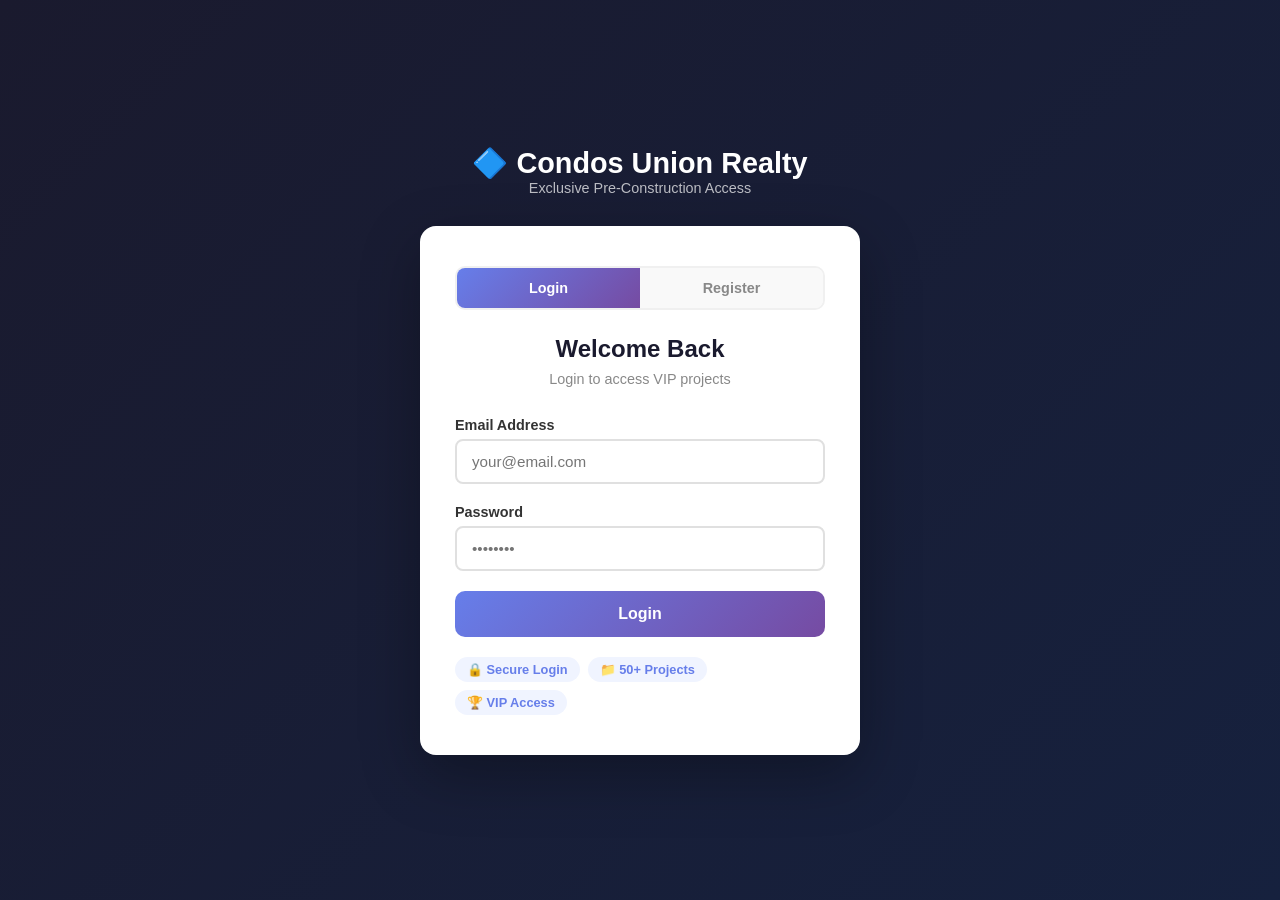
<file: portal.html>
<!DOCTYPE html>
<html lang="en">
<head>
    <meta charset="UTF-8">
    <meta name="viewport" content="width=device-width, initial-scale=1.0">
    <title>Broker & Client Portal - Condos Union Realty</title>
    <style>
        * { margin: 0; padding: 0; box-sizing: border-box; }
        body { font-family: 'Segoe UI', Arial, sans-serif; background: linear-gradient(135deg, #1a1a2e 0%, #16213e 100%); min-height: 100vh; display: flex; align-items: center; justify-content: center; }
        .portal-container { width: 100%; max-width: 480px; padding: 20px; }
        .logo { text-align: center; color: white; margin-bottom: 30px; }
        .logo h1 { font-size: 1.8em; }
        .logo p { opacity: 0.7; font-size: 0.9em; }
        .card { background: white; border-radius: 16px; padding: 40px 35px; box-shadow: 0 20px 60px rgba(0,0,0,0.3); }
        .card h2 { text-align: center; color: #1a1a2e; margin-bottom: 8px; font-size: 1.5em; }
        .card .subtitle { text-align: center; color: #888; margin-bottom: 30px; font-size: 0.9em; }
        .tab-row { display: flex; margin-bottom: 25px; border-radius: 10px; overflow: hidden; border: 2px solid #f0f0f0; }
        .tab-btn { flex: 1; padding: 12px; border: none; background: #f9f9f9; cursor: pointer; font-size: 0.9em; font-weight: 600; color: #888; transition: all 0.3s; }
        .tab-btn.active { background: linear-gradient(135deg, #667eea, #764ba2); color: white; }
        .form-group { margin-bottom: 20px; }
        .form-group label { display: block; margin-bottom: 6px; color: #333; font-size: 0.9em; font-weight: 600; }
        .form-group input, .form-group select { width: 100%; padding: 12px 15px; border: 2px solid #e0e0e0; border-radius: 8px; font-size: 0.95em; transition: border-color 0.3s; }
        .form-group input:focus, .form-group select:focus { outline: none; border-color: #667eea; }
        .submit-btn { width: 100%; padding: 14px; background: linear-gradient(135deg, #667eea, #764ba2); color: white; border: none; border-radius: 10px; font-size: 1em; font-weight: 600; cursor: pointer; transition: opacity 0.3s; }
        .submit-btn:hover { opacity: 0.9; }
        .submit-btn:disabled { opacity: 0.6; cursor: not-allowed; }
        .toggle-link { text-align: center; margin-top: 20px; color: #666; font-size: 0.85em; }
        .toggle-link a { color: #667eea; text-decoration: none; font-weight: 600; }
        .toggle-link a:hover { text-decoration: underline; }
        .error-msg { color: #e74c3c; font-size: 0.85em; margin-top: 5px; display: none; }
        .success-msg { color: #27ae60; font-size: 0.85em; margin-top: 5px; display: none; }
        .features { display: flex; gap: 8px; flex-wrap: wrap; margin-top: 20px; }
        .feature-tag { background: #f0f4ff; color: #667eea; padding: 5px 12px; border-radius: 20px; font-size: 0.8em; font-weight: 600; }
        .hidden { display: none !important; }
    </style>
</head>
<body>
    <div class="portal-container">
        <div class="logo">
            <h1>🔷 Condos Union Realty</h1>
            <p>Exclusive Pre-Construction Access</p>
        </div>
        <div class="card" id="authCard">
            <div class="tab-row">
                <button class="tab-btn active" id="loginTab" onclick="switchTab('login')">Login</button>
                <button class="tab-btn" id="registerTab" onclick="switchTab('register')">Register</button>
            </div>

            <!-- LOGIN FORM -->
            <div id="loginForm">
                <h2>Welcome Back</h2>
                <p class="subtitle">Login to access VIP projects</p>
                <form onsubmit="handleLogin(event)">
                    <div class="form-group">
                        <label>Email Address</label>
                        <input type="email" id="loginEmail" required placeholder="your@email.com">
                    </div>
                    <div class="form-group">
                        <label>Password</label>
                        <input type="password" id="loginPassword" required placeholder="••••••••">
                    </div>
                    <div class="error-msg" id="loginError"></div>
                    <button type="submit" class="submit-btn">Login</button>
                </form>
                <div class="features">
                    <span class="feature-tag">🔒 Secure Login</span>
                    <span class="feature-tag">📁 50+ Projects</span>
                    <span class="feature-tag">🏆 VIP Access</span>
                </div>
            </div>

            <!-- REGISTER FORM -->
            <div id="registerForm" class="hidden">
                <h2>Create Account</h2>
                <p class="subtitle">Get access to exclusive pre-construction projects</p>
                <form onsubmit="handleRegister(event)">
                    <div class="form-group">
                        <label>Account Type</label>
                        <select id="regType" required>
                            <option value="">-- Select Type --</option>
                            <option value="broker">Real Estate Broker</option>
                            <option value="client">Potential Buyer / Investor</option>
                        </select>
                    </div>
                    <div class="form-group">
                        <label>Full Name</label>
                        <input type="text" id="regName" required placeholder="John Smith">
                    </div>
                    <div class="form-group">
                        <label>Email Address</label>
                        <input type="email" id="regEmail" required placeholder="your@email.com">
                    </div>
                    <div class="form-group">
                        <label>Phone Number</label>
                        <input type="tel" id="regPhone" placeholder="(416) 555-0123">
                    </div>
                    <div class="form-group" id="brokerField">
                        <label>Brokerage Name</label>
                        <input type="text" id="regBrokerage" placeholder="e.g. Remax, Century 21">
                    </div>
                    <div class="form-group">
                        <label>Password</label>
                        <input type="password" id="regPassword" required placeholder="Min 8 characters">
                    </div>
                    <div class="error-msg" id="regError"></div>
                    <div class="success-msg" id="regSuccess"></div>
                    <button type="submit" class="submit-btn">Create Account</button>
                </form>
                <div class="features">
                    <span class="feature-tag">🏆 VIP Project Access</span>
                    <span class="feature-tag">📊 Floor Plans</span>
                    <span class="feature-tag">💰 Co-broke Opportunities</span>
                </div>
            </div>
        </div>
    </div>

    <script>
        let currentTab = 'login';

        function switchTab(tab) {
            currentTab = tab;
            document.getElementById('loginTab').classList.toggle('active', tab === 'login');
            document.getElementById('registerTab').classList.toggle('active', tab === 'register');
            document.getElementById('loginForm').classList.toggle('hidden', tab !== 'login');
            document.getElementById('registerForm').classList.toggle('hidden', tab !== 'register');
        }

        // Handle registration
        async function handleRegister(e) {
            e.preventDefault();
            const type = document.getElementById('regType').value;
            const name = document.getElementById('regName').value.trim();
            const email = document.getElementById('regEmail').value.trim();
            const phone = document.getElementById('regPhone').value.trim();
            const brokerage = document.getElementById('regBrokerage').value.trim();
            const password = document.getElementById('regPassword').value;
            const errorEl = document.getElementById('regError');
            const successEl = document.getElementById('regSuccess');

            errorEl.style.display = 'none';
            successEl.style.display = 'none';

            if (!type || !name || !email || password.length < 8) {
                errorEl.textContent = 'Please fill all required fields (password min 8 chars).';
                errorEl.style.display = 'block';
                return;
            }

            // Save to localStorage (simulate DB)
            const users = JSON.parse(localStorage.getItem('cur_users') || '{}');
            if (users[email]) {
                errorEl.textContent = 'An account with this email already exists.';
                errorEl.style.display = 'block';
                return;
            }

            users[email] = { type, name, email, phone, brokerage, password, registeredAt: new Date().toISOString() };
            localStorage.setItem('cur_users', JSON.stringify(users));

            successEl.textContent = '✅ Registration successful! Redirecting to projects...';
            successEl.style.display = 'block';

            // Auto-login
            localStorage.setItem('cur_loggedin', JSON.stringify({ email, name, type }));
            setTimeout(() => { window.location.href = type === 'broker' ? 'broker-view.html' : 'client-view.html'; }, 1500);
        }

        // Handle login
        async function handleLogin(e) {
            e.preventDefault();
            const email = document.getElementById('loginEmail').value.trim();
            const password = document.getElementById('loginPassword').value;
            const errorEl = document.getElementById('loginError');

            errorEl.style.display = 'none';

            const users = JSON.parse(localStorage.getItem('cur_users') || '{}');
            const user = users[email];

            if (!user || user.password !== password) {
                errorEl.textContent = 'Invalid email or password.';
                errorEl.style.display = 'block';
                return;
            }

            localStorage.setItem('cur_loggedin', JSON.stringify({ email: user.email, name: user.name, type: user.type }));
            window.location.href = user.type === 'broker' ? 'broker-view.html' : 'client-view.html';
        }

        // Check if already logged in
        const existing = JSON.parse(localStorage.getItem('cur_loggedin') || 'null');
        if (existing) {
            window.location.href = existing.type === 'broker' ? 'broker-view.html' : 'client-view.html';
        }

        // Show/hide brokerage field
        document.getElementById('regType').addEventListener('change', function() {
            const brokerField = document.getElementById('brokerField');
            brokerField.style.display = this.value === 'broker' ? 'block' : 'none';
        });
    </script>
</body>
</html>
</file>
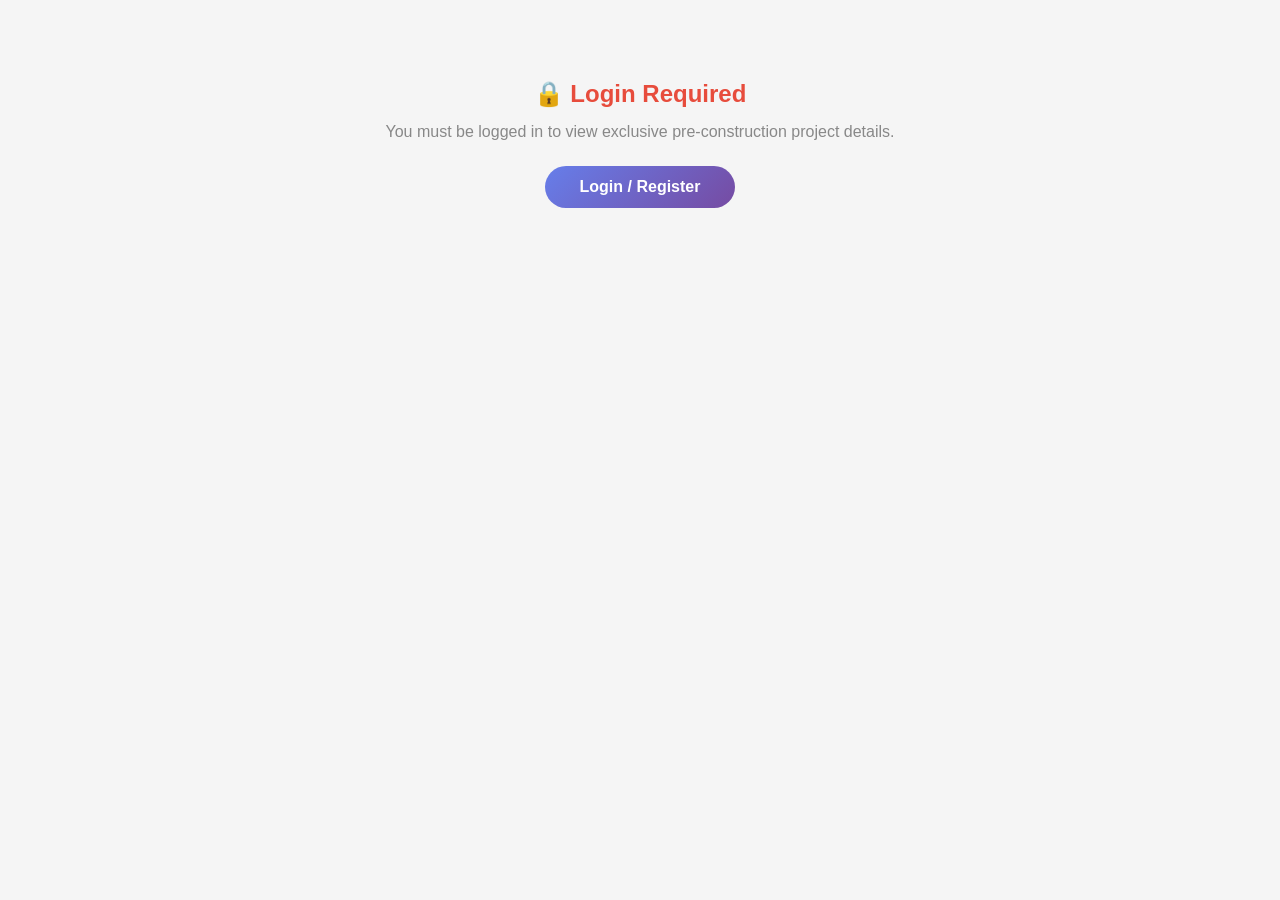
<file: project-detail.html>
<!DOCTYPE html>
<html lang="en">
<head>
    <meta charset="UTF-8">
    <meta name="viewport" content="width=device-width, initial-scale=1.0">
    <title>Project Details - Condos Union Realty</title>
    <style>
        * { margin: 0; padding: 0; box-sizing: border-box; }
        body { font-family: 'Segoe UI', Arial, sans-serif; background: #f5f5f5; color: #333; }
        .header { background: linear-gradient(135deg, #1a1a2e, #16213e); color: white; padding: 18px 30px; display: flex; justify-content: space-between; align-items: center; position: sticky; top: 0; z-index: 100; box-shadow: 0 4px 20px rgba(0,0,0,0.2); }
        .header h1 { font-size: 1.3em; }
        .header .nav-links { display: flex; gap: 20px; }
        .header .nav-links a { color: rgba(255,255,255,0.8); text-decoration: none; font-size: 0.9em; transition: color 0.3s; }
        .header .nav-links a:hover { color: #FFD700; }
        .header .user-info { display: flex; align-items: center; gap: 12px; }
        .header .user-info span { font-size: 0.9em; }
        .header .logout-btn { background: rgba(255,255,255,0.15); color: white; border: 1px solid rgba(255,255,255,0.3); padding: 6px 14px; border-radius: 20px; cursor: pointer; font-size: 0.85em; }
        
        .container { max-width: 1100px; margin: 0 auto; padding: 30px 20px; }
        
        .back-link { display: inline-block; margin-bottom: 20px; color: #667eea; text-decoration: none; font-size: 0.9em; }
        .back-link:hover { text-decoration: underline; }
        
        .project-hero { background: white; border-radius: 16px; overflow: hidden; box-shadow: 0 8px 30px rgba(0,0,0,0.08); margin-bottom: 30px; }
        .project-hero .hero-image { width: 100%; height: 350px; background: linear-gradient(135deg, #667eea, #764ba2); display: flex; align-items: center; justify-content: center; position: relative; }
        .project-hero .hero-image .project-icon { font-size: 5em; }
        .project-hero .hero-image .platinum-badge { position: absolute; top: 20px; right: 20px; background: linear-gradient(135deg, #FFD700, #FF8c00); color: #1a1a2e; padding: 8px 20px; border-radius: 25px; font-weight: bold; font-size: 0.85em; }
        .project-hero .hero-content { padding: 30px 35px; }
        .project-hero .hero-content h2 { font-size: 2em; color: #1a1a2e; margin-bottom: 8px; }
        .project-hero .hero-content .developer { color: #888; font-size: 0.95em; margin-bottom: 15px; }
        .project-hero .hero-content .price-tag { font-size: 1.8em; color: #e74c3c; font-weight: bold; margin-bottom: 20px; }
        
        .details-grid { display: grid; grid-template-columns: 1fr 1fr; gap: 25px; margin-bottom: 30px; }
        .detail-card { background: white; border-radius: 14px; padding: 25px 30px; box-shadow: 0 4px 20px rgba(0,0,0,0.06); }
        .detail-card h3 { color: #1a1a2e; margin-bottom: 18px; font-size: 1.15em; border-bottom: 2px solid #f0f0f0; padding-bottom: 10px; }
        .detail-row { display: flex; justify-content: space-between; padding: 10px 0; border-bottom: 1px solid #f8f8f8; }
        .detail-row:last-child { border-bottom: none; }
        .detail-row .label { color: #888; font-size: 0.9em; }
        .detail-row .value { color: #333; font-weight: 600; font-size: 0.9em; text-align: right; }
        
        .description-card { background: white; border-radius: 14px; padding: 30px; box-shadow: 0 4px 20px rgba(0,0,0,0.06); margin-bottom: 30px; }
        .description-card h3 { color: #1a1a2e; margin-bottom: 15px; font-size: 1.15em; }
        .description-card p { line-height: 1.8; color: #555; font-size: 0.95em; }
        
        .features-card { background: white; border-radius: 14px; padding: 30px; box-shadow: 0 4px 20px rgba(0,0,0,0.06); margin-bottom: 30px; }
        .features-card h3 { color: #1a1a2e; margin-bottom: 18px; font-size: 1.15em; }
        .features-grid { display: grid; grid-template-columns: 1fr 1fr; gap: 12px; }
        .feature-item { display: flex; align-items: center; gap: 10px; padding: 12px 15px; background: #f8f9ff; border-radius: 10px; font-size: 0.9em; color: #333; }
        .feature-item .icon { font-size: 1.3em; }
        
        .cta-section { background: linear-gradient(135deg, #667eea, #764ba2); color: white; border-radius: 16px; padding: 40px; text-align: center; }
        .cta-section h3 { font-size: 1.6em; margin-bottom: 12px; }
        .cta-section p { opacity: 0.85; margin-bottom: 25px; font-size: 1em; }
        .cta-section .cta-btn { display: inline-block; background: white; color: #667eea; padding: 14px 40px; border-radius: 30px; text-decoration: none; font-weight: bold; font-size: 1em; transition: transform 0.3s, box-shadow 0.3s; }
        .cta-section .cta-btn:hover { transform: translateY(-3px); box-shadow: 0 10px 30px rgba(0,0,0,0.2); }
        
        .access-denied { text-align: center; padding: 80px 20px; }
        .access-denied h2 { color: #e74c3c; margin-bottom: 15px; }
        .access-denied p { color: #888; margin-bottom: 25px; }
        .access-denied .login-btn { display: inline-block; background: linear-gradient(135deg, #667eea, #764ba2); color: white; padding: 12px 35px; border-radius: 25px; text-decoration: none; font-weight: 600; }
        
        @media (max-width: 768px) {
            .details-grid { grid-template-columns: 1fr; }
            .features-grid { grid-template-columns: 1fr; }
            .header { flex-direction: column; gap: 10px; }
        }
    </style>
</head>
<body>
    <div id="app">
        <!-- Access Denied (shown when not logged in) -->
        <div id="accessDenied" class="access-denied" style="display:none;">
            <h2>🔒 Login Required</h2>
            <p>You must be logged in to view exclusive pre-construction project details.</p>
            <a href="portal.html" class="login-btn">Login / Register</a>
        </div>
        
        <!-- Main Content (shown when logged in) -->
        <div id="mainContent" style="display:none;">
            <div class="header">
                <h1>🔷 Condos Union Realty</h1>
                <div class="nav-links">
                    <a href="index.html">Home</a>
                    <a href="platinum-projects.html">Platinum Projects</a>
                    <a href="contact.html">Contact</a>
                </div>
                <div class="user-info">
                    <span id="userName"></span>
                    <button class="logout-btn" onclick="logout()">Logout</button>
                </div>
            </div>
            
            <div class="container">
                <a href="platinum-projects.html" class="back-link">← Back to All Projects</a>
                
                <div class="project-hero" id="projectHero">
                    <!-- Dynamically filled -->
                </div>
                
                <div class="details-grid">
                    <div class="detail-card">
                        <h3>📋 Project Details</h3>
                        <div id="projectDetails">
                            <!-- Dynamically filled -->
                        </div>
                    </div>
                    <div class="detail-card">
                        <h3>💰 Pricing & Deposit</h3>
                        <div id="pricingDetails">
                            <!-- Dynamically filled -->
                        </div>
                    </div>
                </div>
                
                <div class="description-card">
                    <h3>📝 Project Description</h3>
                    <p id="projectDescription"></p>
                </div>
                
                <div class="features-card">
                    <h3>✨ Key Features</h3>
                    <div class="features-grid" id="featuresGrid">
                        <!-- Dynamically filled -->
                    </div>
                </div>
                
                <div class="cta-section">
                    <h3>Interested in this project?</h3>
                    <p>Get VIP access, floor plans, and exclusive incentives.</p>
                    <a href="contact.html" class="cta-btn">Contact Us Today →</a>
                </div>
            </div>
        </div>
    </div>
    
    <script>
        // Check login
        const user = JSON.parse(localStorage.getItem('cur_loggedin') || 'null');
        if (!user) {
            document.getElementById('accessDenied').style.display = 'block';
        } else {
            document.getElementById('mainContent').style.display = 'block';
            document.getElementById('userName').textContent = '👤 ' + user.name;
        }

        function logout() {
            localStorage.removeItem('cur_loggedin');
            window.location.href = 'portal.html';
        }

        // Get project ID from URL
        const params = new URLSearchParams(window.location.search);
        const projectId = params.get('id');

        if (projectId && user) {
            // Load project data
            fetch('data/projects.json')
                .then(r => r.json())
                .then(projects => {
                    const project = projects.find(p => p.id === projectId);
                    if (!project) {
                        document.getElementById('projectHero').innerHTML = '<p style="padding:40px;text-align:center;color:#888;">Project not found.</p>';
                        return;
                    }
                    renderProject(project);
                })
                .catch(() => {
                    // Fallback: use URL params or show demo
                    renderDemoProject(projectId);
                });
        }

        function renderProject(p) {
            // Hero section
            const gradients = ['#667eea,#764ba2','#f093fb,#f5576c','#4facfe,#00f2fe','#43e97b,#38f9d7','#fa709a,#fee140','#a18cd1,#fbc2eb','#ffecd2,#fcb69f','#ff9a9e,#fecfef','#a1c4fd,#c2e9fb','#d4fc79,#96e6a1'];
            const g = gradients[Math.abs(hashCode(p.id)) % gradients.length];
            
            document.getElementById('projectHero').innerHTML = `
                <div class="hero-image" style="background:linear-gradient(135deg, ${g})">
                    <div class="project-icon">${p.type.includes('Detached') || p.type.includes('Luxury') ? '🏡' : '🏙️'}</div>
                    ${p.vipAccess ? '<div class="platinum-badge">🔥 PLATINUM ACCESS</div>' : ''}
                </div>
                <div class="hero-content">
                    <h2>${p.name}</h2>
                    <div class="developer">🏗️ ${p.developer} | 📍 ${p.location}</div>
                    <div class="price-tag">${p.price}</div>
                    <div style="display:flex;gap:10px;flex-wrap:wrap;">
                        <span style="background:#f0f4ff;color:#667eea;padding:5px 14px;border-radius:20px;font-size:0.85em;">${p.type}</span>
                        <span style="background:#f0f4ff;color:#667eea;padding:5px 14px;border-radius:20px;font-size:0.85em;">${p.bedrooms}</span>
                        <span style="background:#f0f4ff;color:#667eea;padding:5px 14px;border-radius:20px;font-size:0.85em;">${p.bathrooms}</span>
                        <span style="background:#f0f4ff;color:#667eea;padding:5px 14px;border-radius:20px;font-size:0.85em;">${p.sqft}</span>
                    </div>
                </div>
            `;

            // Details
            document.getElementById('projectDetails').innerHTML = `
                <div class="detail-row"><span class="label">Status</span><span class="value">${p.status}</span></div>
                <div class="detail-row"><span class="label">Type</span><span class="value">${p.type}</span></div>
                <div class="detail-row"><span class="label">Bedrooms</span><span class="value">${p.bedrooms}</span></div>
                <div class="detail-row"><span class="label">Bathrooms</span><span class="value">${p.bathrooms}</span></div>
                <div class="detail-row"><span class="label">Size</span><span class="value">${p.sqft}</span></div>
                <div class="detail-row"><span class="label">Completion</span><span class="value">${p.completionDate}</span></div>
                <div class="detail-row"><span class="label">Maintenance</span><span class="value">${p.maintenanceFee}</span></div>
            `;

            // Pricing
            document.getElementById('pricingDetails').innerHTML = `
                <div class="detail-row"><span class="label">Starting Price</span><span class="value" style="color:#e74c3c;font-size:1.1em;">${p.price}</span></div>
                <div class="detail-row"><span class="label">Deposit Structure</span><span class="value">${p.depositStructure}</span></div>
                <div class="detail-row"><span class="label">Maintenance Fee</span><span class="value">${p.maintenanceFee}</span></div>
                <div class="detail-row"><span class="label">VIP Access</span><span class="value">${p.vipAccess ? '✅ Required' : '✅ Open'}</span></div>
            `;

            // Description
            document.getElementById('projectDescription').textContent = p.description;

            // Features
            const featuresHtml = (p.features || []).map(f => {
                const icon = f.includes('Great Gulf') || f.includes('Menkes') || f.includes('Tridel') || f.includes('Fieldgate') || f.includes('Andrin') || f.includes('Fernbrook') || f.includes('Townhill') || f.includes('Caivan') || f.includes('Remington') || f.includes('Brookfield') || f.includes('Lantera') || f.includes('Diamond') || f.includes('Greenpark') ? '🏗️' :
                               f.includes('GO') || f.includes('transit') || f.includes('subway') || f.includes('TTC') || f.includes('LRT') ? '🚇' :
                               f.includes('park') || f.includes('nature') || f.includes('Lake') || f.includes('waterfront') ? '🌳' :
                               f.includes('school') || f.includes('family') ? '🎓' : '✨';
                return `<div class="feature-item"><span class="icon">${icon}</span><span>${f}</span></div>`;
            }).join('');
            document.getElementById('featuresGrid').innerHTML = featuresHtml;
        }

        function renderDemoProject(id) {
            // Fallback demo data
            document.getElementById('projectHero').innerHTML = `
                <div class="hero-image" style="background:linear-gradient(135deg, #667eea, #764ba2)">
                    <div class="project-icon">🏙️</div>
                    <div class="platinum-badge">🔥 PLATINUM ACCESS</div>
                </div>
                <div class="hero-content">
                    <h2>Exclusive Platinum Project</h2>
                    <div class="developer">🏗️ Premium Developer | 📍 GTA</div>
                    <div class="price-tag">Contact for Pricing</div>
                </div>
            `;
            document.getElementById('projectDescription').textContent = 'This is an exclusive platinum project. Please contact us for full details, floor plans, and VIP access.';
            document.getElementById('featuresGrid').innerHTML = [
                '🏗️ Premium Developer','🚇 Transit Accessible','🌳 Prime Location'
            ].map(f => `<div class="feature-item"><span>${f}</span></div>`).join('');
        }

        function hashCode(s) {
            let h = 0;
            for (let i = 0; i < s.length; i++) {
                h = ((h << 5) - h + s.charCodeAt(i)) | 0;
            }
            return h;
        }
    </script>
</body>
</html>
</file>
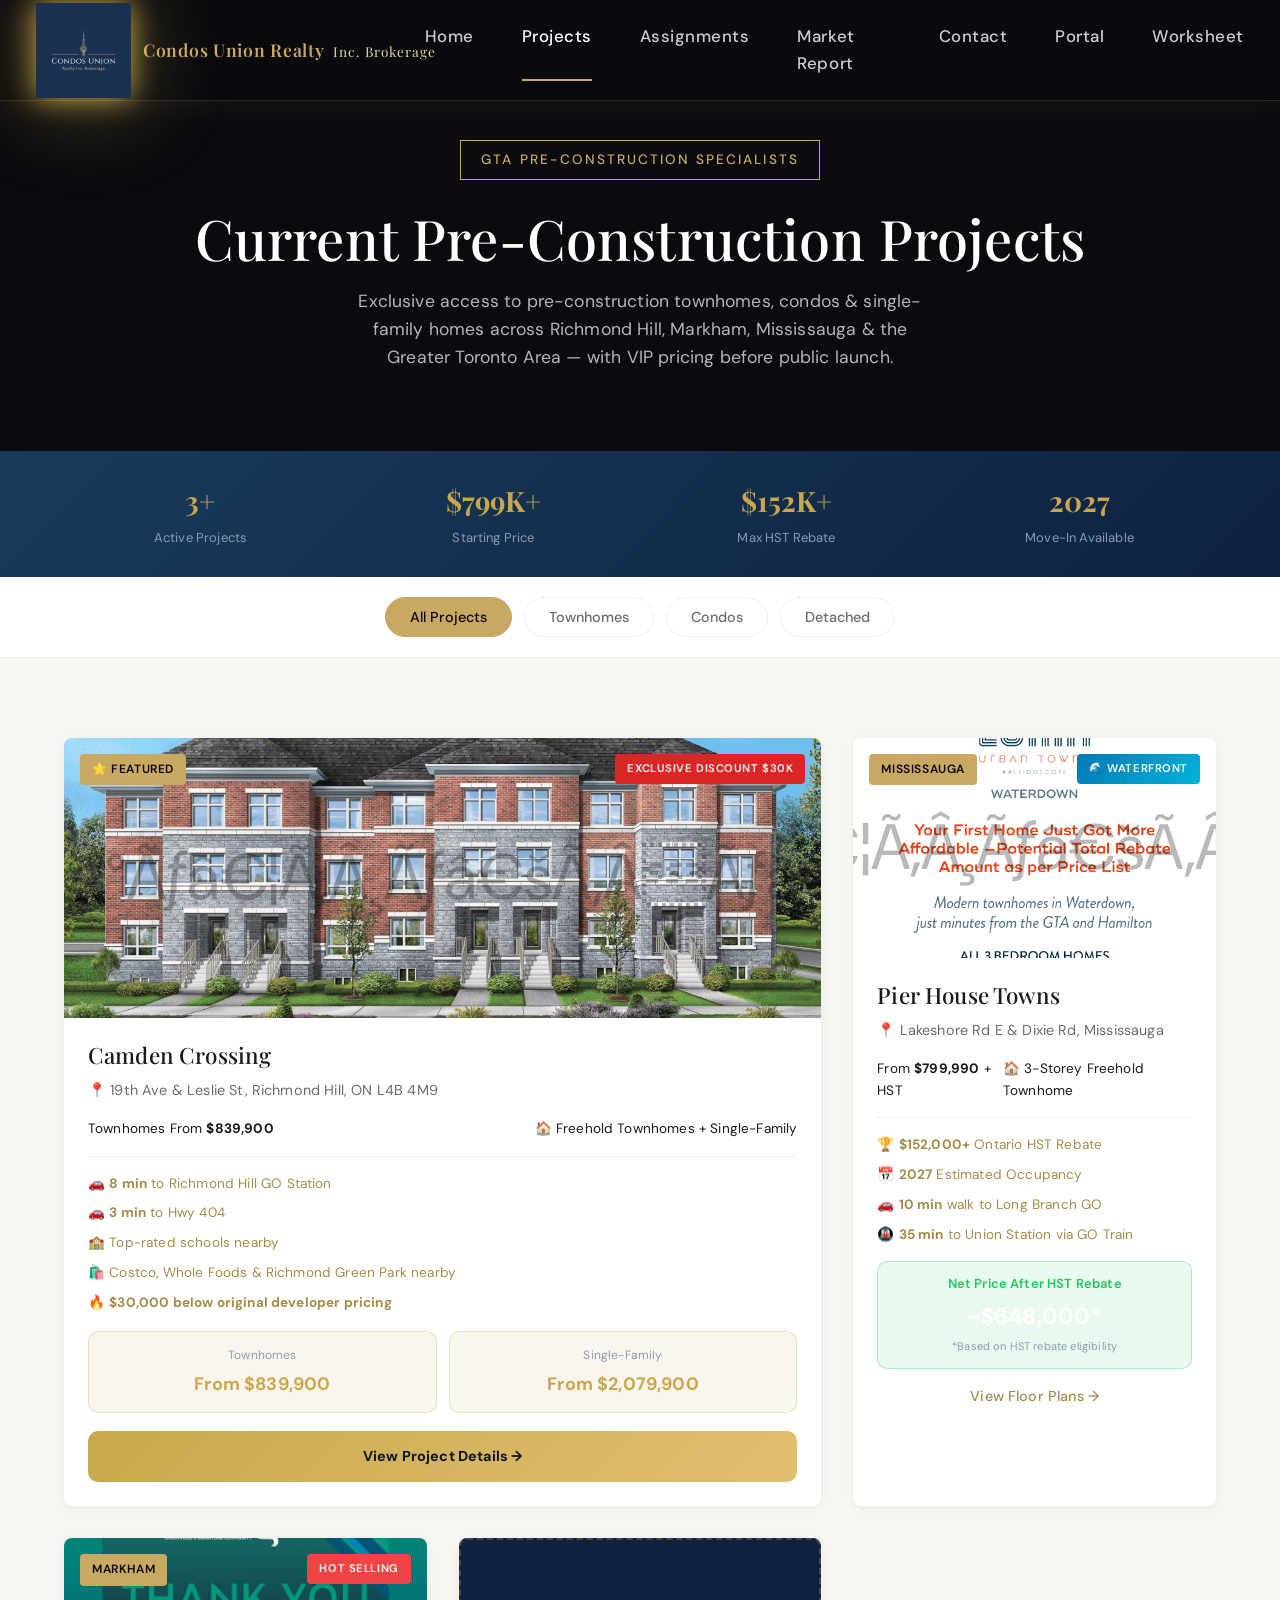
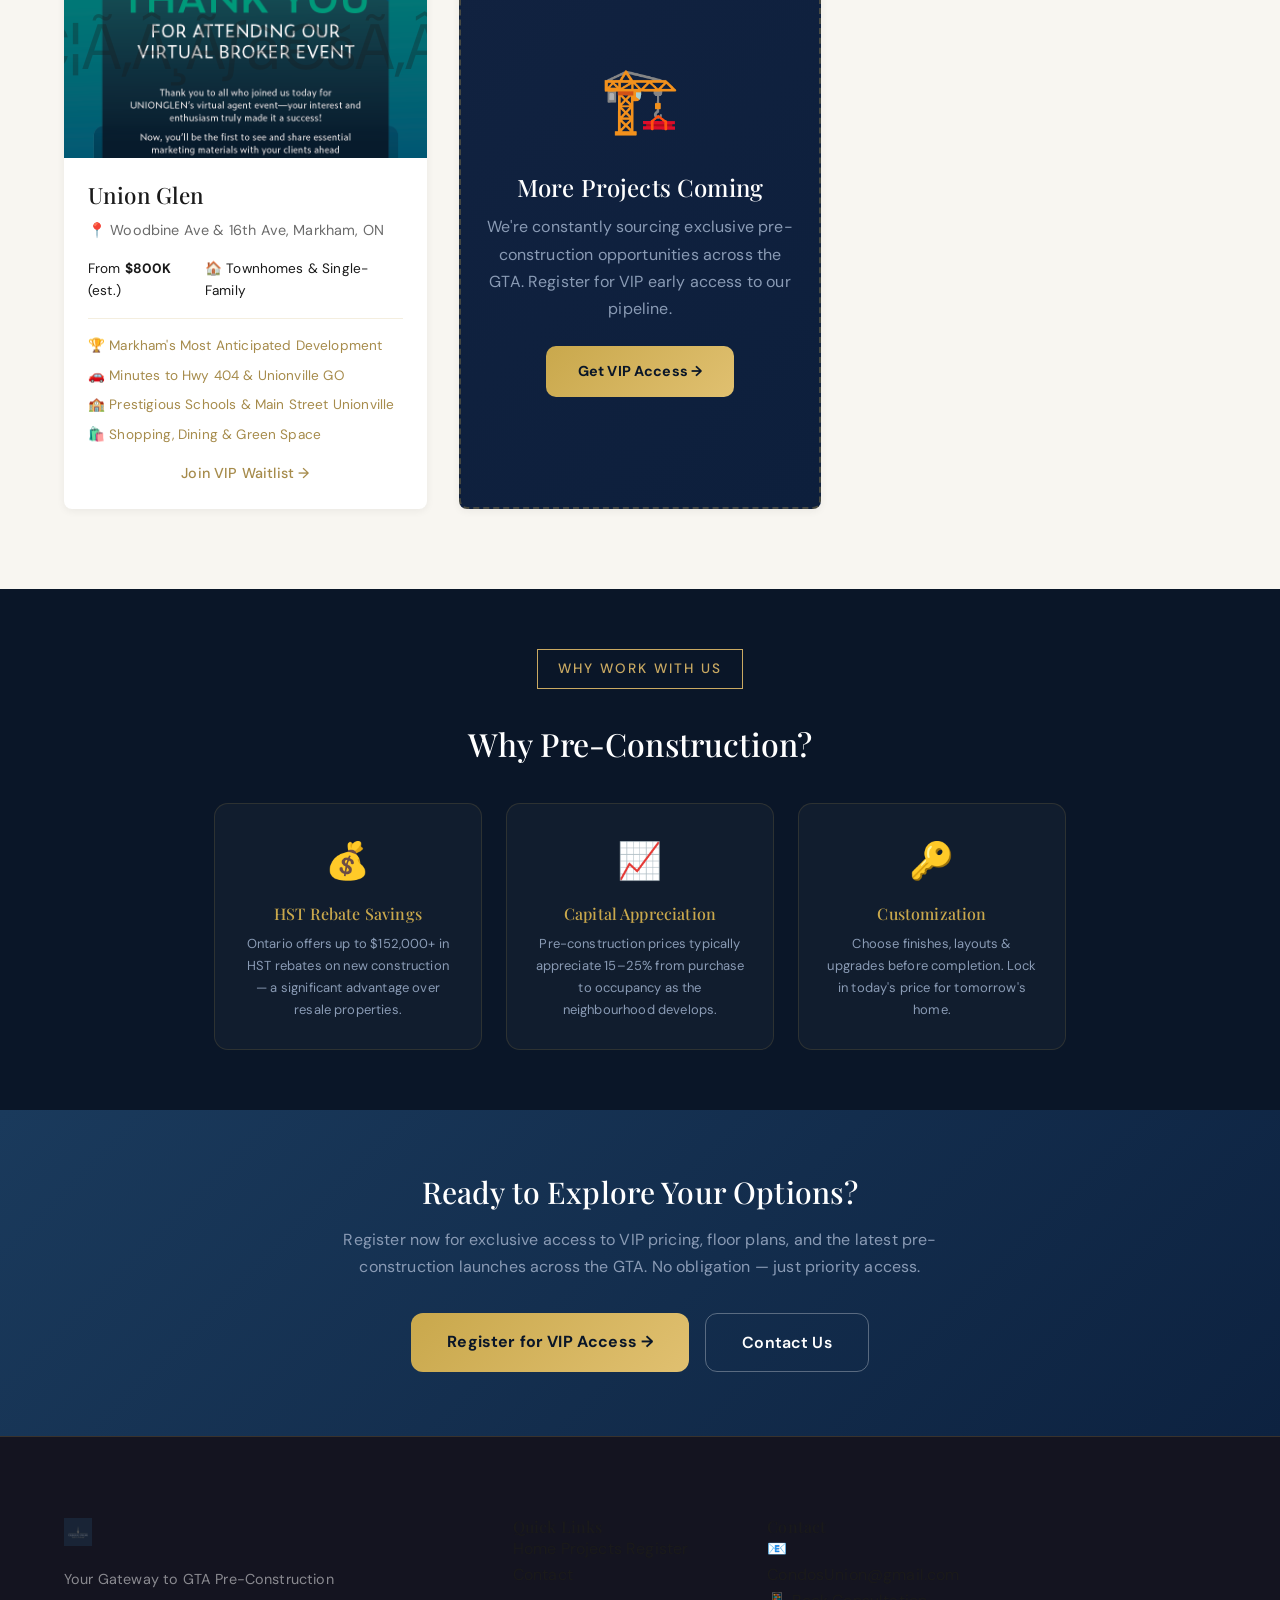
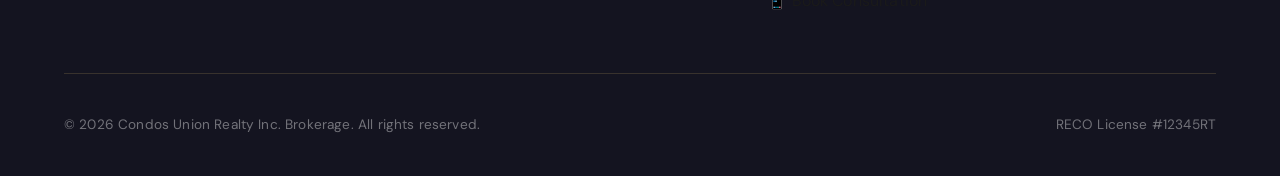
<file: projects.html>
<!DOCTYPE html>
<html lang="en">
<head>
  <meta charset="UTF-8">
  <meta name="viewport" content="width=device-width, initial-scale=1.0">
  <title>Pre-Construction Projects GTA | Condos Union Realty</title>
  <meta name="description" content="Exclusive pre-construction townhomes, condos & detached homes across Richmond Hill, Markham, Mississauga & GTA. VIP pricing, HST rebates & priority access. Register now for early access to GTA pre-construction projects.">
  <meta name="keywords" content="pre-construction GTA, Richmond Hill condos, Markham townhomes, Mississauga pre-construction, GTA real estate investment, new homes GTA">
  <link rel="canonical" href="https://condosunionrealty.com/projects.html">

  <link rel="preconnect" href="https://fonts.googleapis.com">
  <link rel="preconnect" href="https://fonts.gstatic.com" crossorigin>
  <link href="https://fonts.googleapis.com/css2?family=Playfair+Display:wght@400;500;600;700&family=DM+Sans:wght@300;400;500;600&display=swap" rel="stylesheet">

  <link rel="stylesheet" href="css/style.css">
  <link rel="icon" type="image/svg+xml" href="images/logo.png">

  <script type="application/ld+json">
  {
    "@context": "https://schema.org",
    "@type": "CollectionPage",
    "name": "Pre-Construction Projects | Condos Union Realty",
    "description": "Exclusive pre-construction townhomes, condos & detached homes across Richmond Hill, Markham, Mississauga & the Greater Toronto Area. VIP pricing, HST rebates & priority access.",
    "url": "https://condosunionrealty.com/projects.html",
    "isPartOf": {
      "@type": "WebSite",
      "name": "Condos Union Realty",
      "url": "https://condosunionrealty.com"
    },
    "mainEntity": {
      "@type": "ItemList",
      "itemListElement": [
        {
          "@type": "RealEstateListing",
          "name": "Camden Crossing",
          "description": "Freehold Townhomes & Single-Family Homes in Richmond Hill. Starting from $839,900.",
          "url": "https://condosunionrealty.com/portal.html",
          "geo": { "@type": "GeoCoordinates", "address": "19th Ave & Leslie St, Richmond Hill, ON" }
        },
        {
          "@type": "RealEstateListing",
          "name": "Pier House Towns",
          "description": "Waterfront 3-Storey Townhomes in Mississauga. Starting from $799,990 + HST Rebate.",
          "url": "https://condosunionrealty.com/projects/pier-house.html",
          "geo": { "@type": "GeoCoordinates", "address": "Lakeshore Rd E & Dixie Rd, Mississauga, ON" }
        },
        {
          "@type": "RealEstateListing",
          "name": "Union Glen",
          "description": "Townhomes & Single-Family Homes in Markham. Coming Soon.",
          "url": "https://condosunionrealty.com/portal.html",
          "geo": { "@type": "GeoCoordinates", "address": "Woodbine Ave & 16th Ave, Markham, ON" }
        }
      ]
    }
  }
  </script>
</head>
<body>
  <nav class="nav">
    <div class="nav-container">
      <a href="index.html" class="nav-logo" style="display:flex;align-items:center;gap:12px;text-decoration:none;">
        <img src="images/logo.png" alt="Condos Union Realty">
        <span style="color:#c9a962;font-family:'Playfair Display',serif;font-size:1.1rem;font-weight:600;letter-spacing:0.04em;white-space:nowrap;">Condos Union Realty <span style="color:#e8d5a3;font-weight:400;font-size:0.85rem;margin-left:4px;letter-spacing:0.08em;">Inc. Brokerage</span></span>
      </a>
      <div class="nav-links">
        <a href="index.html" class="nav-link">Home</a>
        <a href="projects.html" class="nav-link active">Projects</a>
        <a href="assignment.html" class="nav-link">Assignments</a>
        <a href="market-report.html" class="nav-link">Market Report</a>
        <a href="contact.html" class="nav-link">Contact</a>
        <a href="portal.html" class="nav-link">Portal</a>
        <a href="worksheet.html" class="nav-link">Worksheet</a>
      </div>
      <button class="nav-toggle" aria-label="Toggle menu"><span></span><span></span></button>
    </div>
  </nav>

  <div class="mobile-menu">
    <a href="index.html" class="mobile-link">Home</a>
    <a href="projects.html" class="mobile-link active">Projects</a>
    <a href="assignment.html" class="mobile-link">Assignments</a>
    <a href="market-report.html" class="mobile-link">Market Report</a>
    <a href="contact.html" class="mobile-link">Contact</a>
    <a href="portal.html" class="mobile-link">Portal</a>
    <a href="worksheet.html" class="mobile-link">Worksheet</a>
  </div>

  <!-- Hero -->
  <section class="projects-hero">
    <div class="container">
      <span class="hero-tag">GTA Pre-Construction Specialists</span>
      <h1>Current Pre-Construction Projects</h1>
      <p>Exclusive access to pre-construction townhomes, condos & single-family homes across Richmond Hill, Markham, Mississauga & the Greater Toronto Area — with VIP pricing before public launch.</p>
    </div>
  </section>

  <!-- Stats Bar -->
  <section style="background: linear-gradient(135deg, #1a3a5c, #0d2240); padding: 28px 0;">
    <div class="container">
      <div style="display:grid; grid-template-columns: repeat(4, 1fr); gap: 20px; text-align:center;">
        <div>
          <div style="color:#c9a84c; font-size:28px; font-weight:700; font-family:'Playfair Display',serif;">3+</div>
          <div style="color:#8a9bb5; font-size:13px; margin-top:4px;">Active Projects</div>
        </div>
        <div>
          <div style="color:#c9a84c; font-size:28px; font-weight:700; font-family:'Playfair Display',serif;">$799K+</div>
          <div style="color:#8a9bb5; font-size:13px; margin-top:4px;">Starting Price</div>
        </div>
        <div>
          <div style="color:#c9a84c; font-size:28px; font-weight:700; font-family:'Playfair Display',serif;">$152K+</div>
          <div style="color:#8a9bb5; font-size:13px; margin-top:4px;">Max HST Rebate</div>
        </div>
        <div>
          <div style="color:#c9a84c; font-size:28px; font-weight:700; font-family:'Playfair Display',serif;">2027</div>
          <div style="color:#8a9bb5; font-size:13px; margin-top:4px;">Move-In Available</div>
        </div>
      </div>
    </div>
  </section>

  <!-- Filter Tabs -->
  <section class="filter-section">
    <div class="container">
      <div class="filter-tabs">
        <button class="filter-tab active" data-filter="all">All Projects</button>
        <button class="filter-tab" data-filter="townhome">Townhomes</button>
        <button class="filter-tab" data-filter="condo">Condos</button>
        <button class="filter-tab" data-filter="detached">Detached</button>
      </div>
    </div>
  </section>

  <!-- All Projects -->
  <section class="all-projects">
    <div class="container">
      <div class="projects-grid" id="projectsGrid">

        <!-- Camden Crossing — Featured -->
        <div class="project-card" data-type="townhome" style="grid-column: span 2;">
          <div class="project-image" style="background-image: url('images/projects/camden-crossing.gif'); background-size: cover; background-position: center; min-height: 280px;">
            <div class="project-badge badge-gold">⭐ FEATURED</div>
            <div class="project-status" style="background:#dc2626;">Exclusive Discount $30K</div>
          </div>
          <div class="project-info">
            <div style="display:flex; justify-content:space-between; align-items:start; gap:12px; flex-wrap:wrap;">
              <h3 class="project-name" style="margin:0;">Camden Crossing</h3>
              <div style="display:flex; gap:8px; flex-wrap:wrap;">
                <span class="project-badge badge-gold" style="font-size:11px; padding:4px 10px;">Richmond Hill</span>
                <span class="project-badge" style="background:#22c55e; color:#fff; font-size:11px; padding:4px 10px;">Active</span>
              </div>
            </div>
            <p class="project-location" style="margin-top:10px;">📍 19th Ave & Leslie St, Richmond Hill, ON L4B 4M9</p>
            <div class="project-details" style="margin-top:14px;">
              <span class="detail-price">Townhomes From <strong>$839,900</strong></span>
              <span class="detail-type">🏠 Freehold Townhomes + Single-Family</span>
            </div>
            <div class="project-meta" style="margin-top:14px;">
              <span class="meta-item">🚗 <strong>8 min</strong> to Richmond Hill GO Station</span>
              <span class="meta-item">🚗 <strong>3 min</strong> to Hwy 404</span>
              <span class="meta-item">🏫 Top-rated schools nearby</span>
              <span class="meta-item">🛍️ Costco, Whole Foods & Richmond Green Park nearby</span>
              <span class="meta-item">🔥 <strong>$30,000 below original developer pricing</strong></span>
            </div>
            <div style="display:grid; grid-template-columns: 1fr 1fr; gap:12px; margin-top:18px;">
              <div style="background:rgba(201,168,76,0.1); border:1px solid rgba(201,168,76,0.3); border-radius:10px; padding:14px; text-align:center;">
                <div style="color:#8a9bb5; font-size:12px; margin-bottom:4px;">Townhomes</div>
                <div style="color:#c9a84c; font-size:18px; font-weight:700;">From $839,900</div>
              </div>
              <div style="background:rgba(201,168,76,0.1); border:1px solid rgba(201,168,76,0.3); border-radius:10px; padding:14px; text-align:center;">
                <div style="color:#8a9bb5; font-size:12px; margin-bottom:4px;">Single-Family</div>
                <div style="color:#c9a84c; font-size:18px; font-weight:700;">From $2,079,900</div>
              </div>
            </div>
            <a href="portal.html" class="project-cta" style="margin-top:18px; display:block; text-align:center; background:linear-gradient(135deg, #c9a84c, #e0c070); color:#0a1628; font-weight:700; padding:14px; border-radius:10px; text-decoration:none;">View Project Details →</a>
          </div>
        </div>

        <!-- Pier House Towns -->
        <div class="project-card" data-type="townhome">
          <div class="project-image" style="background-image: url('images/projects/luma.png'); background-size: cover; background-position: center;">
            <div class="project-badge badge-gold">Mississauga</div>
            <div class="project-status badge-waterfront">🌊 Waterfront</div>
          </div>
          <div class="project-info">
            <div style="display:flex; justify-content:space-between; align-items:start; gap:8px; flex-wrap:wrap;">
              <h3 class="project-name" style="margin:0;">Pier House Towns</h3>
              <span class="project-badge" style="background:#22c55e; color:#fff; font-size:11px; padding:4px 10px;">Active</span>
            </div>
            <p class="project-location" style="margin-top:10px;">📍 Lakeshore Rd E & Dixie Rd, Mississauga</p>
            <div class="project-details" style="margin-top:14px;">
              <span class="detail-price">From <strong>$799,990</strong> + HST</span>
              <span class="detail-type">🏠 3-Storey Freehold Townhome</span>
            </div>
            <div class="project-meta" style="margin-top:14px;">
              <span class="meta-item">🏆 <strong>$152,000+</strong> Ontario HST Rebate</span>
              <span class="meta-item">📅 <strong>2027</strong> Estimated Occupancy</span>
              <span class="meta-item">🚗 <strong>10 min</strong> walk to Long Branch GO</span>
              <span class="meta-item">🚇 <strong>35 min</strong> to Union Station via GO Train</span>
            </div>
            <div style="background:rgba(34,197,94,0.1); border:1px solid rgba(34,197,94,0.3); border-radius:10px; padding:12px; margin-top:14px; text-align:center;">
              <div style="color:#22c55e; font-size:13px; font-weight:600;">Net Price After HST Rebate</div>
              <div style="color:#fff; font-size:22px; font-weight:700; margin-top:4px;">~$648,000*</div>
              <div style="color:#8a9bb5; font-size:11px; margin-top:4px;">*Based on HST rebate eligibility</div>
            </div>
            <a href="projects/pier-house.html" class="project-cta" style="margin-top:16px; display:block; text-align:center;">View Floor Plans →</a>
          </div>
        </div>

        <!-- Union Glen -->
        <div class="project-card" data-type="townhome">
          <div class="project-image" style="background-image: url('images/projects/unionglen.png'); background-size: cover; background-position: center;">
            <div class="project-badge badge-gold">Markham</div>
            <div class="project-status" style="background:#ef4444;">HOT SELLING</div>
          </div>
          <div class="project-info">
            <div style="display:flex; justify-content:space-between; align-items:start; gap:8px; flex-wrap:wrap;">
              <h3 class="project-name" style="margin:0;">Union Glen</h3>
              <span class="project-badge" style="background:#ef4444; color:#fff; font-size:11px; padding:4px 10px;">HOT SELLING</span>
            </div>
            <p class="project-location" style="margin-top:10px;">📍 Woodbine Ave & 16th Ave, Markham, ON</p>
            <div class="project-details" style="margin-top:14px;">
              <span class="detail-price">From <strong>$800K</strong> (est.)</span>
              <span class="detail-type">🏠 Townhomes & Single-Family</span>
            </div>
            <div class="project-meta" style="margin-top:14px;">
              <span class="meta-item">🏆 Markham's Most Anticipated Development</span>
              <span class="meta-item">🚗 Minutes to Hwy 404 & Unionville GO</span>
              <span class="meta-item">🏫 Prestigious Schools & Main Street Unionville</span>
              <span class="meta-item">🛍️ Shopping, Dining & Green Space</span>
            </div>
            <a href="apply.html" class="project-cta" style="margin-top:16px; display:block; text-align:center;">Join VIP Waitlist →</a>
          </div>
        </div>

        <!-- More Projects CTA -->
        <div class="project-card" data-type="townhome" style="display:flex; flex-direction:column; justify-content:center; align-items:center; text-align:center; min-height:400px; background:linear-gradient(135deg, #112240, #0d1f3c); border:2px dashed rgba(201,168,76,0.3);">
          <div style="font-size:64px; margin-bottom:20px;">🏗️</div>
          <h3 style="color:#fff; font-size:24px; margin-bottom:12px;">More Projects Coming</h3>
          <p style="color:#8a9bb5; max-width:320px; line-height:1.7; margin-bottom:24px;">We're constantly sourcing exclusive pre-construction opportunities across the GTA. Register for VIP early access to our pipeline.</p>
          <a href="apply.html" class="project-cta" style="display:inline-block; background:linear-gradient(135deg, #c9a84c, #e0c070); color:#0a1628; font-weight:700; padding:14px 32px; border-radius:10px; text-decoration:none;">Get VIP Access →</a>
        </div>

      </div>
    </div>
  </section>

  <!-- Why Register Section -->
  <section style="background: #0a1628; padding: 60px 0;">
    <div class="container" style="max-width:900px;">
      <div style="text-align:center; margin-bottom:40px;">
        <span class="hero-tag">Why Work With Us</span>
        <h2 style="color:#fff; font-size:32px; font-family:'Playfair Display',serif; margin-top:12px;">Why Pre-Construction?</h2>
      </div>
      <div style="display:grid; grid-template-columns: repeat(3, 1fr); gap:24px;">
        <div style="background:rgba(255,255,255,0.03); border:1px solid rgba(201,168,76,0.15); border-radius:14px; padding:28px; text-align:center;">
          <div style="font-size:36px; margin-bottom:14px;">💰</div>
          <h4 style="color:#c9a84c; font-size:16px; margin-bottom:10px;">HST Rebate Savings</h4>
          <p style="color:#8a9bb5; font-size:13px; line-height:1.7;">Ontario offers up to $152,000+ in HST rebates on new construction — a significant advantage over resale properties.</p>
        </div>
        <div style="background:rgba(255,255,255,0.03); border:1px solid rgba(201,168,76,0.15); border-radius:14px; padding:28px; text-align:center;">
          <div style="font-size:36px; margin-bottom:14px;">📈</div>
          <h4 style="color:#c9a84c; font-size:16px; margin-bottom:10px;">Capital Appreciation</h4>
          <p style="color:#8a9bb5; font-size:13px; line-height:1.7;">Pre-construction prices typically appreciate 15–25% from purchase to occupancy as the neighbourhood develops.</p>
        </div>
        <div style="background:rgba(255,255,255,0.03); border:1px solid rgba(201,168,76,0.15); border-radius:14px; padding:28px; text-align:center;">
          <div style="font-size:36px; margin-bottom:14px;">🔑</div>
          <h4 style="color:#c9a84c; font-size:16px; margin-bottom:10px;">Customization</h4>
          <p style="color:#8a9bb5; font-size:13px; line-height:1.7;">Choose finishes, layouts & upgrades before completion. Lock in today's price for tomorrow's home.</p>
        </div>
      </div>
    </div>
  </section>

  <!-- Bottom CTA -->
  <section style="background:linear-gradient(135deg, #1a3a5c, #0d2240); padding: 64px 0; text-align:center;">
    <div class="container" style="max-width:680px;">
      <h2 style="color:#fff; font-size:30px; font-family:'Playfair Display',serif; margin-bottom:16px;">Ready to Explore Your Options?</h2>
      <p style="color:#8a9bb5; font-size:16px; line-height:1.7; margin-bottom:32px;">Register now for exclusive access to VIP pricing, floor plans, and the latest pre-construction launches across the GTA. No obligation — just priority access.</p>
      <div style="display:flex; gap:16px; justify-content:center; flex-wrap:wrap;">
        <a href="apply.html" style="background:linear-gradient(135deg, #c9a84c, #e0c070); color:#0a1628; font-weight:700; padding:16px 36px; border-radius:12px; text-decoration:none; font-size:16px;">Register for VIP Access →</a>
        <a href="contact.html" style="background:transparent; color:#fff; font-weight:600; padding:16px 36px; border-radius:12px; text-decoration:none; font-size:16px; border:1px solid rgba(255,255,255,0.3);">Contact Us</a>
      </div>
    </div>
  </section>

  <!-- Footer -->
  <footer class="footer">
    <div class="container">
      <div class="footer-grid">
        <div class="footer-brand">
          <a href="index.html" class="footer-logo"><img src="images/logo.png" alt="Condos Union Realty" style="height:28px;"></a>
          <p class="footer-tagline">Your Gateway to GTA Pre-Construction</p>
        </div>
        <div class="footer-links">
          <h4>Quick Links</h4>
          <a href="index.html">Home</a>
          <a href="projects.html">Projects</a>
          <a href="portal.html">Register</a>
          <a href="contact.html">Contact</a>
        </div>
        <div class="footer-contact">
          <h4>Contact</h4>
          <p>📧 CondosUnion@gmail.com</p>
          <p>📱 <a href="https://calendly.com/condosunion">Book Consultation</a></p>
        </div>
      </div>
      <div class="footer-bottom">
        <p>© 2026 Condos Union Realty Inc. Brokerage. All rights reserved.</p>
        <p>RECO License #12345RT</p>
      </div>
    </div>
  </footer>

  <script src="js/main.js"></script>
</body>
</html>
</file>
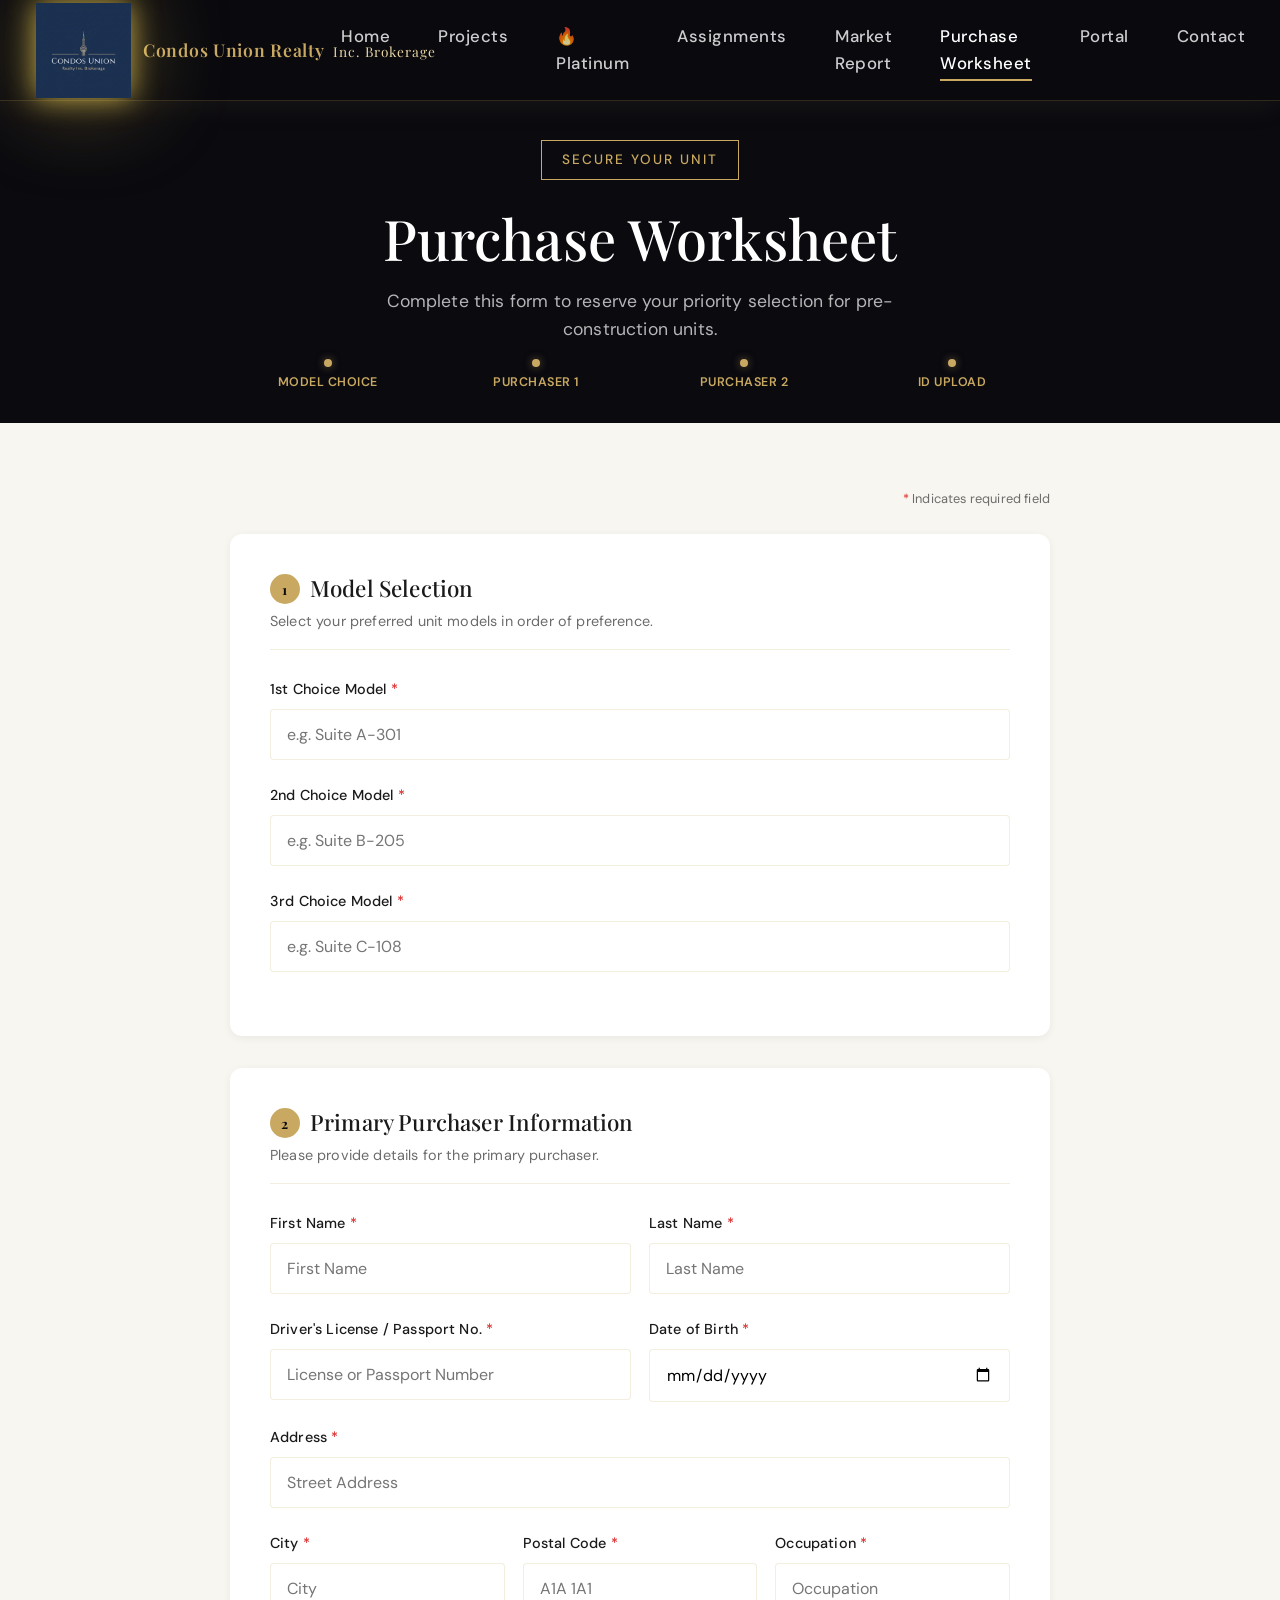
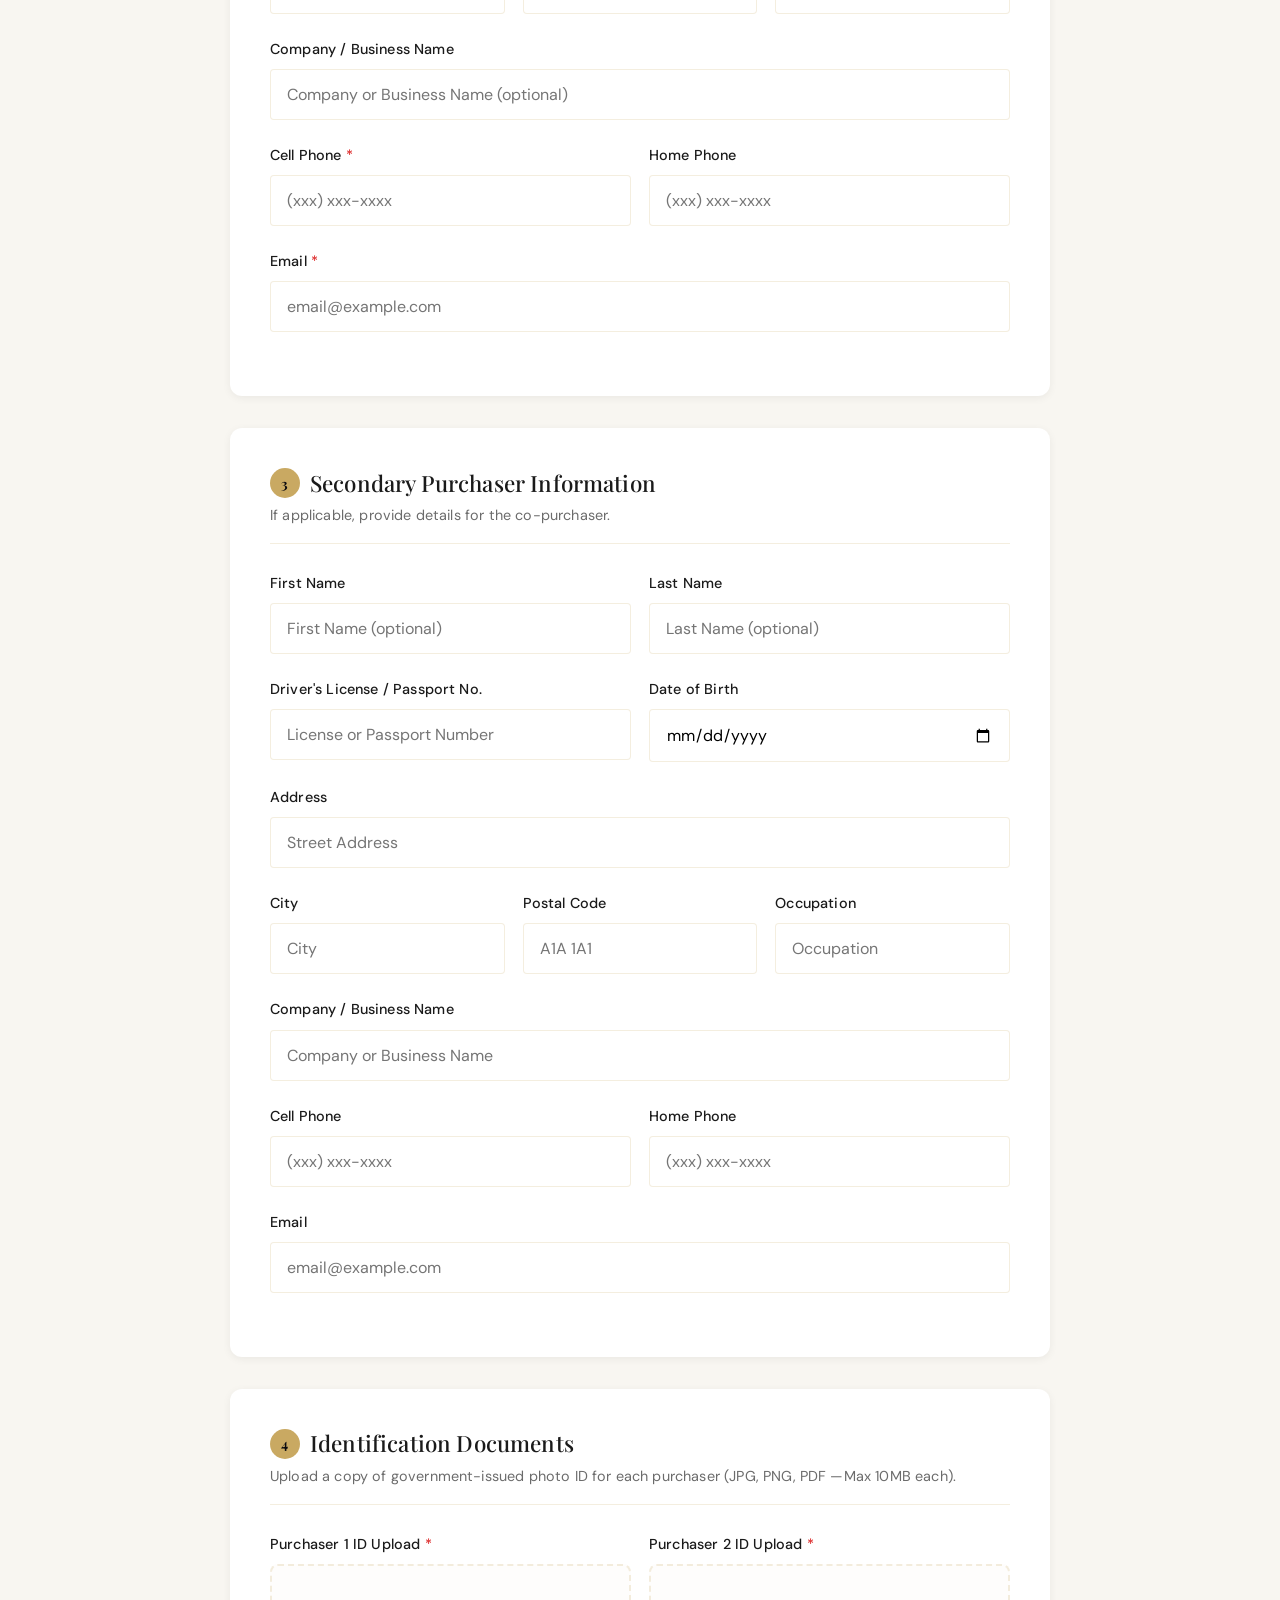
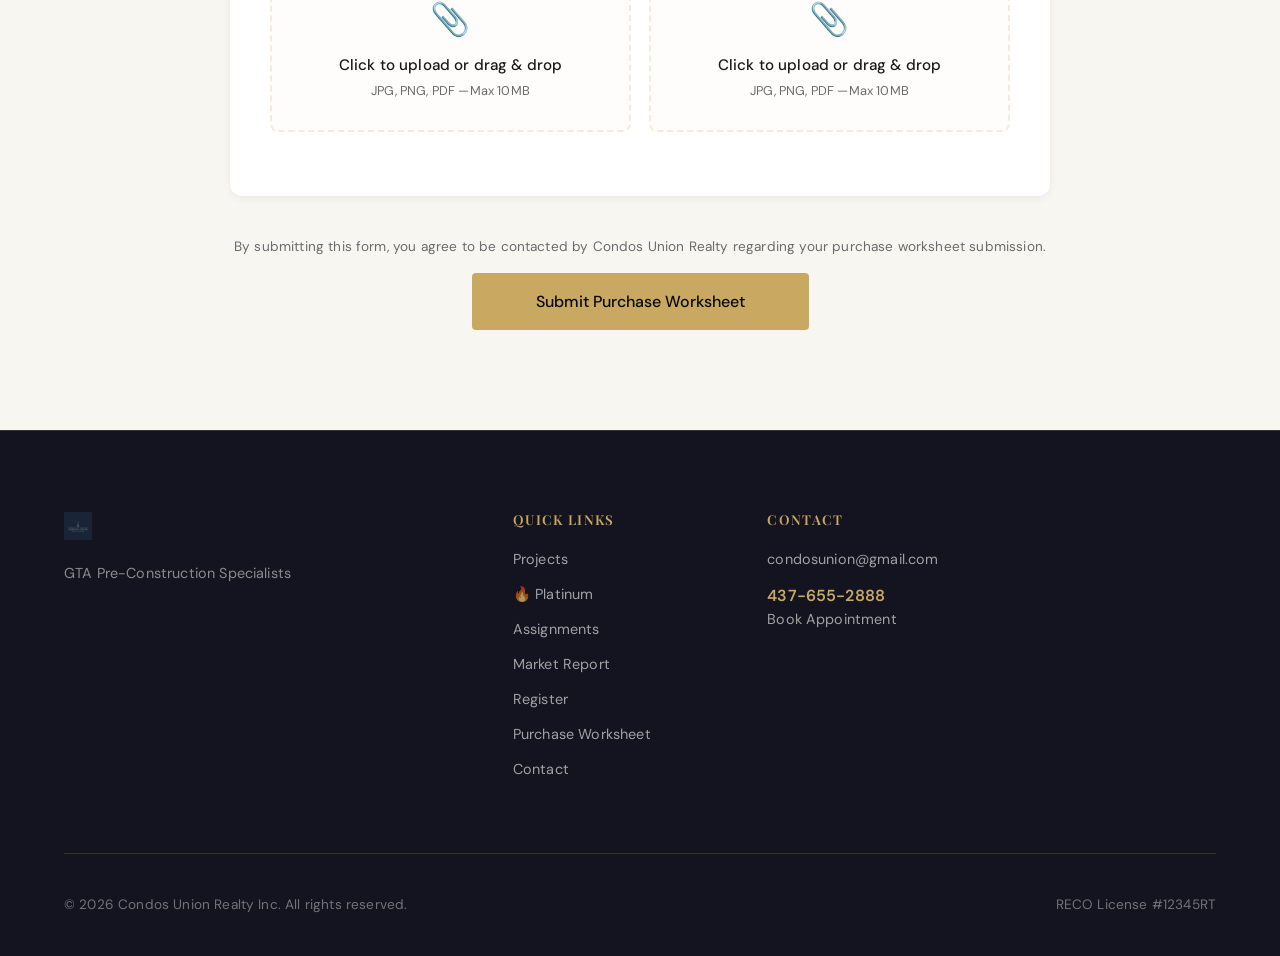
<file: worksheet.html>
<!DOCTYPE html>
<html lang="en">
<head>
  <meta charset="UTF-8">
  <meta name="viewport" content="width=device-width, initial-scale=1.0">
  <title>Purchase Worksheet | Condos Union Realty</title>
  <meta name="description" content="Submit your Purchase Worksheet for pre-construction condo & townhome priority access. Fast pre-approval.">
  <meta name="keywords" content="purchase worksheet, pre-construction condo, GTA real estate, pre-approval, Condos Union Realty">
  
  <!-- Open Graph -->
  <meta property="og:title" content="Purchase Worksheet | Condos Union Realty">
  <meta property="og:description" content="Submit your Purchase Worksheet for pre-construction priority access. Fast pre-approval.">
  <meta property="og:type" content="website">
  <meta property="og:url" content="https://condosunionrealty.com/worksheet.html">
  <meta property="og:image" content="https://condosunionrealty.com/images/logo.png">
  <meta property="og:site_name" content="Condos Union Realty">
  
  <!-- Twitter Card -->
  <meta name="twitter:card" content="summary_large_image">
  <meta name="twitter:title" content="Purchase Worksheet | Condos Union Realty">
  <meta name="twitter:description" content="Submit your Purchase Worksheet for pre-construction priority access.">
  <meta name="twitter:image" content="https://condosunionrealty.com/images/logo.png">
  
  <link rel="preconnect" href="https://fonts.googleapis.com">
  <link rel="preconnect" href="https://fonts.gstatic.com" crossorigin>
  <link href="https://fonts.googleapis.com/css2?family=Playfair+Display:wght@400;500;600;700&family=DM+Sans:wght@300;400;500;600&display=swap" rel="stylesheet">
  
  <link rel="stylesheet" href="css/style.css">
  <link rel="icon" type="image/png" href="images/logo.png">

  <!-- Page-specific styles -->
  <style>
    .ws-hero {
      padding: 140px 0 80px;
      background: var(--color-navy);
      text-align: center;
    }
    .ws-hero h1 {
      font-size: clamp(2.5rem, 5vw, 3.5rem);
      color: var(--color-white);
      margin-bottom: 16px;
    }
    .ws-hero p {
      font-size: 1.1rem;
      color: rgba(255, 255, 255, 0.7);
      max-width: 600px;
      margin: 0 auto;
    }

    /* Main form container */
    .ws-body { padding: 60px 0 100px; }
    .ws-form-container {
      max-width: 820px;
      margin: 0 auto;
    }

    /* Section blocks */
    .ws-section {
      background: var(--color-white);
      border-radius: 12px;
      box-shadow: var(--shadow-sm);
      padding: 40px;
      margin-bottom: 32px;
    }
    .ws-section-title {
      font-family: var(--font-display);
      font-size: 1.4rem;
      color: var(--color-text);
      margin-bottom: 6px;
      display: flex;
      align-items: center;
      gap: 10px;
    }
    .ws-section-title .num {
      display: inline-flex;
      align-items: center;
      justify-content: center;
      width: 30px;
      height: 30px;
      background: var(--color-gold);
      color: var(--color-navy);
      border-radius: 50%;
      font-size: 0.85rem;
      font-weight: 700;
      flex-shrink: 0;
    }
    .ws-section-desc {
      font-size: 0.9rem;
      color: var(--color-text-muted);
      margin-bottom: 28px;
      padding-bottom: 16px;
      border-bottom: 1px solid var(--color-border);
    }

    /* Form grid */
    .ws-grid-2 { display: grid; grid-template-columns: 1fr 1fr; gap: 18px; }
    .ws-grid-3 { display: grid; grid-template-columns: 1fr 1fr 1fr; gap: 18px; }

    /* File upload */
    .file-upload-area {
      border: 2px dashed var(--color-border);
      border-radius: 8px;
      padding: 28px 24px;
      text-align: center;
      cursor: pointer;
      transition: all 0.3s ease;
      position: relative;
      background: rgba(201,169,98,0.02);
    }
    .file-upload-area:hover {
      border-color: var(--color-gold);
      background: rgba(201,169,98,0.06);
    }
    .file-upload-area input[type="file"] {
      position: absolute;
      inset: 0;
      opacity: 0;
      cursor: pointer;
    }
    .file-upload-icon {
      font-size: 2rem;
      margin-bottom: 8px;
    }
    .file-upload-text {
      font-size: 0.95rem;
      color: var(--color-text);
      font-weight: 500;
    }
    .file-upload-hint {
      font-size: 0.8rem;
      color: var(--color-text-muted);
      margin-top: 4px;
    }
    .file-upload-area.has-file {
      border-color: #22c55e;
      border-style: solid;
      background: rgba(34,197,94,0.04);
    }
    .file-name-display {
      font-size: 0.85rem;
      color: #16a34a;
      font-weight: 500;
      margin-top: 8px;
    }

    /* Required indicator */
    .required-hint {
      text-align: right;
      font-size: 0.8rem;
      color: var(--color-text-muted);
      margin-bottom: 24px;
    }
    .required-hint span { color: #dc2626; }

    /* Submit bar */
    .ws-submit-bar {
      max-width: 820px;
      margin: 0 auto;
      text-align: center;
      padding-top: 8px;
    }
    .ws-submit-bar p {
      font-size: 0.85rem;
      color: var(--color-text-muted);
      margin-bottom: 16px;
    }

    /* Progress indicator */
    .ws-progress {
      display: flex;
      align-items: center;
      gap: 12px;
      max-width: 820px;
      margin: -50px auto 36px;
      position: relative;
      z-index: 2;
    }
    .ws-progress-step {
      flex: 1;
      text-align: center;
      font-size: 0.78rem;
      font-weight: 600;
      color: rgba(255,255,255,0.45);
      letter-spacing: 0.04em;
      text-transform: uppercase;
      position: relative;
    }
    .ws-progress-step.active { color: var(--color-gold); }
    .ws-progress-step::after {
      content: '';
      position: absolute;
      top: -14px;
      left: 50%;
      transform: translateX(-50%);
      width: 8px;
      height: 8px;
      border-radius: 50%;
      background: rgba(255,255,255,0.25);
    }
    .ws-progress-step.active::after { background: var(--color-gold); box-shadow: 0 0 8px rgba(201,169,98,0.5); }

    @media (max-width: 768px) {
      .ws-section { padding: 28px 20px; }
      .ws-grid-2, .ws-grid-3 { grid-template-columns: 1fr; }
      .ws-progress { display: none; }
    }
  </style>
<script type="application/ld+json">
{
  "@context": "https://schema.org",
  "@type": "WebPage",
  "name": "Purchase Worksheet | Condos Union Realty",
  "description": "Submit your Purchase Worksheet for pre-construction priority access.",
  "url": "https://condosunionrealty.com/worksheet.html"
}
</script>
</head>
<body>

  <!-- Navigation -->
  <nav class="nav">
    <div class="nav-container">
      <a href="index.html" class="nav-logo" style="display:flex;align-items:center;gap:12px;text-decoration:none;">
        <img src="images/logo.png" alt="Condos Union Realty">
        <span style="color:#c9a962;font-family:'Playfair Display',serif;font-size:1.1rem;font-weight:600;letter-spacing:0.04em;white-space:nowrap;">Condos Union Realty <span style="color:#e8d5a3;font-weight:400;font-size:0.85rem;margin-left:4px;letter-spacing:0.08em;">Inc. Brokerage</span></span>
      </a>
      <div class="nav-links">
        <a href="index.html" class="nav-link">Home</a>
        <a href="projects.html" class="nav-link">Projects</a>
        <a href="platinum-projects.html" class="nav-link">🔥 Platinum</a>
        <a href="assignment.html" class="nav-link">Assignments</a>
        <a href="market-report.html" class="nav-link">Market Report</a>
        <a href="worksheet.html" class="nav-link active">Purchase Worksheet</a>
        
        <a href="portal.html" class="nav-link">Portal</a>
        <a href="contact.html" class="nav-link">Contact</a>
      </div>
      <button class="nav-toggle" aria-label="Toggle menu">
        <span></span><span></span>
      </button>
    </div>
  </nav>

  <!-- Mobile Menu -->
  <div class="mobile-menu">
    <a href="index.html" class="mobile-link">Home</a>
    <a href="projects.html" class="mobile-link">Projects</a>
    <a href="assignment.html" class="mobile-link">Assignments</a>
    <a href="market-report.html" class="mobile-link">Market Report</a>
    <a href="worksheet.html" class="mobile-link active">Worksheet</a>
    
    <a href="contact.html" class="mobile-link">Contact</a>
  </div>

  <!-- Hero -->
  <section class="ws-hero">
    <div class="container">
      <span class="hero-tag">Secure Your Unit</span>
      <h1>Purchase Worksheet</h1>
      <p>Complete this form to reserve your priority selection for pre-construction units.</p>
    </div>
  </section>

  <!-- Progress Steps -->
  <div class="ws-progress">
    <div class="ws-progress-step active">Model Choice</div>
    <div class="ws-progress-step active">Purchaser 1</div>
    <div class="ws-progress-step active">Purchaser 2</div>
    <div class="ws-progress-step active">ID Upload</div>
  </div>

  <!-- Form Body -->
  <section class="ws-body">
    <div class="ws-form-container">

      <form id="purchaseWorksheet" action="https://formsubmit.co/condosunion@gmail.com" method="POST" enctype="multipart/form-data"
        <!-- FormSubmit config -->
        <input type="hidden" name="_captcha" value="false">
        <input type="hidden" name="_next" value="https://condosunionrealty.com/worksheet.html?submitted=1">
        <input type="hidden" name="_subject" value="New Purchase Worksheet Submission — Condos Union Realty">
        <input type="hidden" name="_template" value="table">

        <!-- Required hint -->
        <div class="required-hint"><span>*</span> Indicates required field</div>

        <!-- ===== SECTION 1: Model Choice ===== -->
        <div class="ws-section">
          <h2 class="ws-section-title"><span class="num">1</span> Model Selection</h2>
          <p class="ws-section-desc">Select your preferred unit models in order of preference.</p>

          <div class="form-group">
            <label class="form-label" for="model1">1st Choice Model <span style="color:#dc2626">*</span></label>
            <input type="text" id="model1" name="model1" class="form-input" placeholder="e.g. Suite A-301" required>
          </div>
          <div class="form-group">
            <label class="form-label" for="model2">2nd Choice Model <span style="color:#dc2626">*</span></label>
            <input type="text" id="model2" name="model2" class="form-input" placeholder="e.g. Suite B-205" required>
          </div>
          <div class="form-group">
            <label class="form-label" for="model3">3rd Choice Model <span style="color:#dc2626">*</span></label>
            <input type="text" id="model3" name="model3" class="form-input" placeholder="e.g. Suite C-108" required>
          </div>
        </div>

        <!-- ===== SECTION 2: Purchaser 1 ===== -->
        <div class="ws-section">
          <h2 class="ws-section-title"><span class="num">2</span> Primary Purchaser Information</h2>
          <p class="ws-section-desc">Please provide details for the primary purchaser.</p>

          <div class="ws-grid-2">
            <div class="form-group">
              <label class="form-label" for="p1_first">First Name <span style="color:#dc2626">*</span></label>
              <input type="text" id="p1_first" name="p1_first" class="form-input" placeholder="First Name" required>
            </div>
            <div class="form-group">
              <label class="form-label" for="p1_last">Last Name <span style="color:#dc2626">*</span></label>
              <input type="text" id="p1_last" name="p1_last" class="form-input" placeholder="Last Name" required>
            </div>
          </div>

          <div class="ws-grid-2">
            <div class="form-group">
              <label class="form-label" for="p1_dl">Driver's License / Passport No. <span style="color:#dc2626">*</span></label>
              <input type="text" id="p1_dl" name="p1_dl" class="form-input" placeholder="License or Passport Number" required>
            </div>
            <div class="form-group">
              <label class="form-label" for="p1_dob">Date of Birth <span style="color:#dc2626">*</span></label>
              <input type="date" id="p1_dob" name="p1_dob" class="form-input" required>
            </div>
          </div>

          <div class="form-group">
            <label class="form-label" for="p1_address">Address <span style="color:#dc2626">*</span></label>
            <input type="text" id="p1_address" name="p1_address" class="form-input" placeholder="Street Address" required>
          </div>

          <div class="ws-grid-3">
            <div class="form-group">
              <label class="form-label" for="p1_city">City <span style="color:#dc2626">*</span></label>
              <input type="text" id="p1_city" name="p1_city" class="form-input" placeholder="City" required>
            </div>
            <div class="form-group">
              <label class="form-label" for="p1_postal">Postal Code <span style="color:#dc2626">*</span></label>
              <input type="text" id="p1_postal" name="p1_postal" class="form-input" placeholder="A1A 1A1" required>
            </div>
            <div class="form-group">
              <label class="form-label" for="p1_occupation">Occupation <span style="color:#dc2626">*</span></label>
              <input type="text" id="p1_occupation" name="p1_occupation" class="form-input" placeholder="Occupation" required>
            </div>
          </div>

          <div class="form-group">
            <label class="form-label" for="p1_company">Company / Business Name</label>
            <input type="text" id="p1_company" name="p1_company" class="form-input" placeholder="Company or Business Name (optional)">
          </div>

          <div class="ws-grid-2">
            <div class="form-group">
              <label class="form-label" for="p1_cell">Cell Phone <span style="color:#dc2626">*</span></label>
              <input type="tel" id="p1_cell" name="p1_cell" class="form-input" placeholder="(xxx) xxx-xxxx" required>
            </div>
            <div class="form-group">
              <label class="form-label" for="p1_home">Home Phone</label>
              <input type="tel" id="p1_home" name="p1_home" class="form-input" placeholder="(xxx) xxx-xxxx">
            </div>
          </div>

          <div class="form-group">
            <label class="form-label" for="p1_email">Email <span style="color:#dc2626">*</span></label>
            <input type="email" id="p1_email" name="p1_email" class="form-input" placeholder="email@example.com" required>
          </div>
        </div>

        <!-- ===== SECTION 3: Purchaser 2 ===== -->
        <div class="ws-section">
          <h2 class="ws-section-title"><span class="num">3</span> Secondary Purchaser Information</h2>
          <p class="ws-section-desc">If applicable, provide details for the co-purchaser.</p>

          <div class="ws-grid-2">
            <div class="form-group">
              <label class="form-label" for="p2_first">First Name</label>
              <input type="text" id="p2_first" name="p2_first" class="form-input" placeholder="First Name (optional)">
            </div>
            <div class="form-group">
              <label class="form-label" for="p2_last">Last Name</label>
              <input type="text" id="p2_last" name="p2_last" class="form-input" placeholder="Last Name (optional)">
            </div>
          </div>

          <div class="ws-grid-2">
            <div class="form-group">
              <label class="form-label" for="p2_dl">Driver's License / Passport No.</label>
              <input type="text" id="p2_dl" name="p2_dl" class="form-input" placeholder="License or Passport Number">
            </div>
            <div class="form-group">
              <label class="form-label" for="p2_dob">Date of Birth</label>
              <input type="date" id="p2_dob" name="p2_dob" class="form-input">
            </div>
          </div>

          <div class="form-group">
            <label class="form-label" for="p2_address">Address</label>
            <input type="text" id="p2_address" name="p2_address" class="form-input" placeholder="Street Address">
          </div>

          <div class="ws-grid-3">
            <div class="form-group">
              <label class="form-label" for="p2_city">City</label>
              <input type="text" id="p2_city" name="p2_city" class="form-input" placeholder="City">
            </div>
            <div class="form-group">
              <label class="form-label" for="p2_postal">Postal Code</label>
              <input type="text" id="p2_postal" name="p2_postal" class="form-input" placeholder="A1A 1A1">
            </div>
            <div class="form-group">
              <label class="form-label" for="p2_occupation">Occupation</label>
              <input type="text" id="p2_occupation" name="p2_occupation" class="form-input" placeholder="Occupation">
            </div>
          </div>

          <div class="form-group">
            <label class="form-label" for="p2_company">Company / Business Name</label>
            <input type="text" id="p2_company" name="p2_company" class="form-input" placeholder="Company or Business Name">
          </div>

          <div class="ws-grid-2">
            <div class="form-group">
              <label class="form-label" for="p2_cell">Cell Phone</label>
              <input type="tel" id="p2_cell" name="p2_cell" class="form-input" placeholder="(xxx) xxx-xxxx">
            </div>
            <div class="form-group">
              <label class="form-label" for="p2_home">Home Phone</label>
              <input type="tel" id="p2_home" name="p2_home" class="form-input" placeholder="(xxx) xxx-xxxx">
            </div>
          </div>

          <div class="form-group">
            <label class="form-label" for="p2_email">Email</label>
            <input type="email" id="p2_email" name="p2_email" class="form-input" placeholder="email@example.com">
          </div>
        </div>

        <!-- ===== SECTION 4: ID Upload ===== -->
        <div class="ws-section">
          <h2 class="ws-section-title"><span class="num">4</span> Identification Documents</h2>
          <p class="ws-section-desc">Upload a copy of government-issued photo ID for each purchaser (JPG, PNG, PDF —Max 10MB each).</p>

          <div class="ws-grid-2">
            <div class="form-group">
              <label class="form-label">Purchaser 1 ID Upload <span style="color:#dc2626">*</span></label>
              <div class="file-upload-area" id="uploadArea1">
                <input type="file" name="id_upload_1" accept=".jpg,.jpeg,.png,.pdf" required onchange="handleFile(this,'uploadArea1')">
                <div class="file-upload-icon">📎</div>
                <div class="file-upload-text">Click to upload or drag & drop</div>
                <div class="file-upload-hint">JPG, PNG, PDF —Max 10MB</div>
              </div>
            </div>
            <div class="form-group">
              <label class="form-label">Purchaser 2 ID Upload <span style="color:#dc2626">*</span></label>
              <div class="file-upload-area" id="uploadArea2">
                <input type="file" name="id_upload_2" accept=".jpg,.jpeg,.png,.pdf" required onchange="handleFile(this,'uploadArea2')">
                <div class="file-upload-icon">📎</div>
                <div class="file-upload-text">Click to upload or drag & drop</div>
                <div class="file-upload-hint">JPG, PNG, PDF —Max 10MB</div>
              </div>
            </div>
          </div>
        </div>

        <!-- Submit -->
        <div class="ws-submit-bar">
          <p>By submitting this form, you agree to be contacted by Condos Union Realty regarding your purchase worksheet submission.</p>
          <button type="submit" class="btn btn-primary btn-large" style="padding: 18px 64px;">Submit Purchase Worksheet</button>
        </div>

      </form>
    </div>
  </section>

  <!-- Footer -->
  <footer class="footer">
    <div class="container">
      <div class="footer-grid">
        <div class="footer-brand">
          <a href="index.html" class="footer-logo">
            <img src="images/logo.png" alt="Condos Union Realty" style="height: 28px;">
          </a>
          <p class="footer-tagline">GTA Pre-Construction Specialists</p>
        </div>
        <div class="footer-links">
          <h4 class="footer-heading">Quick Links</h4>
          <a href="projects.html" class="footer-link">Projects</a>
          <a href="platinum-projects.html" class="footer-link">🔥 Platinum</a>
          <a href="assignment.html" class="footer-link">Assignments</a>
          <a href="market-report.html" class="footer-link">Market Report</a>
          <a href="portal.html" class="footer-link">Register</a>
          <a href="worksheet.html" class="footer-link">Purchase Worksheet</a>
          <a href="contact.html" class="footer-link">Contact</a>
        </div>
        <div class="footer-contact">
          <h4 class="footer-heading">Contact</h4>
          <p class="footer-email">condosunion@gmail.com</p>
          <p class="footer-phone"><a href="tel:+14376552888" style="color:#c9a962;text-decoration:none;font-weight:600;">437-655-2888</a></p>
          <a href="https://calendly.com/condosunion" class="footer-link">Book Appointment</a>
        </div>
      </div>
      <div class="footer-bottom">
        <p>&copy; 2026 Condos Union Realty Inc. All rights reserved.</p>
        <p>RECO License #12345RT</p>
      </div>
    </div>
  </footer>

  <script src="js/main.js"></script>
  <script>
    // File upload visual feedback
    function handleFile(input, areaId) {
      const area = document.getElementById(areaId);
      if (input.files && input.files[0]) {
        area.classList.add('has-file');
        let existing = area.querySelector('.file-name-display');
        if (!existing) {
          existing = document.createElement('div');
          existing.className = 'file-name-display';
          area.appendChild(existing);
        }
        existing.textContent = '📄' + input.files[0].name + ' (' + (input.files[0].size / 1024).toFixed(1) + ' KB)';
      } else {
        area.classList.remove('has-file');
        const existing = area.querySelector('.file-name-display');
        if (existing) existing.remove();
      }
    }
  </script>
</body>
</html>
</file>
<file: css/style.css>
/* ========================================
   Condos Union Realty - Global Styles
   ======================================== */

/* CSS Variables */
:root {
  --color-gold: #c9a962;
  --color-gold-light: #e8d5a3;
  --color-gold-dark: #a68b4b;
  --color-navy: #0a0a0f;
  --color-navy-light: #141420;
  --color-cream: #f8f6f1;
  --color-cream-dark: #ece8e0;
  --color-white: #ffffff;
  --color-text: #1a1a1a;
  --color-text-muted: #6b6b6b;
  --color-border: rgba(201, 169, 98, 0.2);
  
  --font-display: 'Playfair Display', Georgia, serif;
  --font-body: 'DM Sans', -apple-system, sans-serif;
  --letter-spacing-display: 0.02em;
  --letter-spacing-body: 0.01em;
  
  --shadow-sm: 0 2px 8px rgba(0, 0, 0, 0.06);
  --shadow-md: 0 4px 20px rgba(0, 0, 0, 0.08);
  --shadow-lg: 0 8px 40px rgba(0, 0, 0, 0.12);
  
  --transition: 0.3s cubic-bezier(0.4, 0, 0.2, 1);
}

/* Reset */
*, *::before, *::after {
  margin: 0;
  padding: 0;
  box-sizing: border-box;
}

html {
  scroll-behavior: smooth;
}

body {
  font-family: var(--font-body);
  background: var(--color-cream);
  color: var(--color-text);
  line-height: 1.6;
  letter-spacing: var(--letter-spacing-body);
  -webkit-font-smoothing: antialiased;
  -moz-osx-font-smoothing: grayscale;
  overflow-x: hidden;
}

a {
  text-decoration: none;
  color: inherit;
}

img {
  max-width: 100%;
  height: auto;
}

/* Typography */
h1, h2, h3, h4, h5, h6 {
  font-family: var(--font-display);
  font-weight: 500;
  line-height: 1.2;
}

/* Container */
.container {
  max-width: 1200px;
  margin: 0 auto;
  padding: 0 24px;
}

/* ========================================
   Navigation
   ======================================== */
.nav {
  position: fixed;
  top: 0;
  left: 0;
  right: 0;
  z-index: 1000;
  background: rgba(10, 10, 15, 0.97);
  backdrop-filter: blur(24px);
  border-bottom: 1px solid var(--color-border);
  box-shadow: 0 4px 30px rgba(201,169,98,0.08);
}

.nav-container {
  max-width: 1400px;
  margin: 0 auto;
  padding: 0 36px;
  display: flex;
  align-items: center;
  justify-content: space-between;
  height: 100px;
}

/* Logo in nav - prominent display */
.nav-logo img {
  height: 95px;
  width: auto;
  filter: drop-shadow(0 0 14px rgba(201,169,98,0.7)) drop-shadow(0 0 45px rgba(201,169,98,0.35)) brightness(1.3) saturate(1.4);
  transition: filter 0.3s ease, transform 0.3s ease;
}

.nav-logo:hover img {
  filter: drop-shadow(0 0 24px rgba(201,169,98,0.9)) drop-shadow(0 0 60px rgba(201,169,98,0.5)) brightness(1.4) saturate(1.4);
  transform: scale(1.06);
}

.footer-logo img {
  height: 22px;
  width: auto;
  max-width: 110px;
  object-fit: contain;
}

/* Hero logo - larger display */
.hero-logo {
  height: 80px;
  width: auto;
  margin-bottom: 24px;
  filter: drop-shadow(0 4px 20px rgba(201, 169, 98, 0.3));
}

/* Hero section logo container */
.hero-logo-wrap {
  margin-bottom: 32px;
}

.nav-logo {
  font-family: var(--font-display);
  font-size: 1.5rem;
  font-weight: 600;
  color: var(--color-white);
  letter-spacing: var(--letter-spacing-display);
  display: flex;
  align-items: center;
  gap: 12px;
  text-decoration: none;
}

.nav-links {
  display: flex;
  gap: 48px;
}

.nav-link {
  font-size: 1.05rem;
  font-weight: 500;
  color: rgba(255, 255, 255, 0.8);
  transition: var(--transition);
  position: relative;
  letter-spacing: 0.03em;
}

.nav-link::after {
  content: '';
  position: absolute;
  bottom: -4px;
  left: 0;
  width: 0;
  height: 2px;
  background: var(--color-gold);
  transition: var(--transition);
}

.nav-link:hover,
.nav-link.active {
  color: var(--color-white);
}

.nav-link:hover::after,
.nav-link.active::after {
  width: 100%;
}

.nav-toggle {
  display: none;
  flex-direction: column;
  gap: 5px;
  background: none;
  border: none;
  cursor: pointer;
  padding: 8px;
}

.nav-toggle span {
  display: block;
  width: 24px;
  height: 2px;
  background: var(--color-white);
  transition: var(--transition);
}

/* Mobile Menu */
.mobile-menu {
  display: none;
  position: fixed;
  top: 72px;
  left: 0;
  right: 0;
  background: var(--color-navy);
  padding: 24px;
  flex-direction: column;
  gap: 20px;
  z-index: 999;
  transform: translateY(-100%);
  opacity: 0;
  transition: var(--transition);
}

.mobile-menu.active {
  transform: translateY(0);
  opacity: 1;
}

.mobile-link {
  font-size: 1.1rem;
  color: var(--color-white);
  padding: 12px 0;
  border-bottom: 1px solid var(--color-border);
}

/* ========================================
   Hero Section
   ======================================== */
.hero {
  min-height: 100vh;
  display: flex;
  align-items: center;
  position: relative;
  background: var(--color-navy);
  overflow: hidden;
}

.hero-bg {
  position: absolute;
  inset: 0;
  background: 
    radial-gradient(ellipse at 20% 80%, rgba(201, 169, 98, 0.15) 0%, transparent 50%),
    radial-gradient(ellipse at 80% 20%, rgba(201, 169, 98, 0.1) 0%, transparent 40%),
    linear-gradient(180deg, var(--color-navy) 0%, var(--color-navy-light) 100%);
}

.hero-bg::before {
  content: '';
  position: absolute;
  top: 0;
  left: 0;
  right: 0;
  bottom: 0;
  background-image: 
    linear-gradient(rgba(255,255,255,0.03) 1px, transparent 1px),
    linear-gradient(90deg, rgba(255,255,255,0.03) 1px, transparent 1px);
  background-size: 60px 60px;
}

.hero-content {
  position: relative;
  z-index: 1;
  max-width: 800px;
  margin: 0 auto;
  padding: 120px 24px 80px;
  text-align: center;
}

.hero-tag {
  display: inline-block;
  font-size: 0.85rem;
  font-weight: 500;
  letter-spacing: 0.15em;
  text-transform: uppercase;
  color: var(--color-gold);
  margin-bottom: 24px;
  padding: 8px 20px;
  border: 1px solid var(--color-gold);
}

.hero-title {
  font-size: clamp(3.2rem, 7vw, 5.5rem);
  color: var(--color-white);
  margin-bottom: 24px;
  line-height: 1.05;
}

.hero-highlight {
  color: var(--color-gold);
  font-style: italic;
  letter-spacing: var(--letter-spacing-display);
}

.hero-subtitle {
  font-size: 1.25rem;
  color: rgba(255, 255, 255, 0.8);
  max-width: 680px;
  margin: 0 auto 44px;
  line-height: 1.8;
  animation: fadeInUp 0.8s ease-out 0.2s backwards;
}

.hero-actions {
  display: flex;
  gap: 16px;
  justify-content: center;
  flex-wrap: wrap;
  animation: fadeInUp 0.8s ease-out 0.4s backwards;
}

/* Buttons */
.btn {
  display: inline-flex;
  align-items: center;
  justify-content: center;
  padding: 14px 32px;
  font-family: var(--font-body);
  font-size: 0.95rem;
  font-weight: 500;
  border-radius: 4px;
  cursor: pointer;
  transition: var(--transition);
  border: none;
}

.btn-primary {
  background: var(--color-gold);
  color: var(--color-navy);
}

.btn-primary:hover {
  background: var(--color-gold-light);
  transform: translateY(-2px);
  box-shadow: var(--shadow-md);
}

.btn-secondary {
  background: transparent;
  color: var(--color-white);
  border: 1px solid rgba(255, 255, 255, 0.3);
}

.btn-secondary:hover {
  border-color: var(--color-gold);
  color: var(--color-gold);
}

.btn-large {
  padding: 18px 48px;
  font-size: 1rem;
}

.btn-text {
  color: var(--color-gold);
  font-weight: 500;
}

.btn-text:hover {
  color: var(--color-gold-dark);
  letter-spacing: var(--letter-spacing-body);
}

/* ========================================
   Stats Section
   ======================================== */
.stats {
  background: var(--color-navy);
  padding: 60px 0;
  border-bottom: 1px solid var(--color-border);
}

.stats-grid {
  display: grid;
  grid-template-columns: repeat(4, 1fr);
  gap: 40px;
  text-align: center;
}

.stat-item {
  display: flex;
  flex-direction: column;
  gap: 8px;
}

.stat-number {
  font-family: var(--font-display);
  font-size: clamp(2.8rem, 5vw, 4rem);
  font-weight: 700;
  color: var(--color-gold);
  filter: drop-shadow(0 0 12px rgba(201,169,98,0.6)) drop-shadow(0 0 30px rgba(201,169,98,0.3));
  letter-spacing: -0.02em;
}
}

.stat-label {
  font-size: 0.85rem;
  color: rgba(255, 255, 255, 0.7);
  text-transform: uppercase;
  letter-spacing: 0.12em;
  font-weight: 500;
}

/* ========================================
   Section Styles
   ======================================== */
.projects-section,
.why-section {
  padding: 100px 0;
}

.section-header {
  text-align: center;
  margin-bottom: 60px;
}

.section-tag {
  display: inline-block;
  font-size: 0.8rem;
  font-weight: 600;
  letter-spacing: 0.15em;
  text-transform: uppercase;
  color: var(--color-gold);
  margin-bottom: 16px;
}

.section-title {
  font-size: clamp(2rem, 4vw, 3rem);
  color: var(--color-text);
}

/* Projects Grid */
.projects-grid {
  display: grid;
  grid-template-columns: repeat(3, 1fr);
  gap: 32px;
}

.project-card {
  background: var(--color-white);
  border-radius: 8px;
  overflow: hidden;
  box-shadow: var(--shadow-sm);
  transition: var(--transition);
  display: block;
}

.project-card:hover {
  transform: translateY(-8px);
  box-shadow: var(--shadow-lg);
}

.project-image {
  height: 220px;
  background: linear-gradient(135deg, var(--color-navy-light) 0%, var(--color-navy) 100%);
  position: relative;
  display: flex;
  align-items: center;
  justify-content: center;
}

.project-image::before {
  content: 'ÃƒÆ’Ã‚Â°Ãƒâ€¦Ã‚Â¸Ãƒâ€šÃ‚ÂÃƒâ€šÃ‚Â¢';
  font-size: 4rem;
  opacity: 0.3;
}

.project-image-2::before { content: 'ÃƒÆ’Ã‚Â°Ãƒâ€¦Ã‚Â¸Ãƒâ€šÃ‚ÂÃƒÂ¢Ã¢â‚¬Å¾Ã‚Â¢ÃƒÆ’Ã‚Â¯Ãƒâ€šÃ‚Â¸Ãƒâ€šÃ‚Â'; }
.project-image-3::before { content: 'ÃƒÆ’Ã‚Â¢Ãƒâ€šÃ‚Â­Ãƒâ€šÃ‚Â'; }

.project-badge {
  position: absolute;
  top: 16px;
  left: 16px;
  background: var(--color-gold);
  color: var(--color-navy);
  font-size: 0.75rem;
  font-weight: 600;
  padding: 6px 12px;
  border-radius: 4px;
  text-transform: uppercase;
  letter-spacing: 0.05em;
}

.project-info {
  padding: 24px;
}

.project-name {
  font-size: 1.4rem;
  color: var(--color-text);
  margin-bottom: 8px;
}

.project-location {
  font-size: 0.9rem;
  color: var(--color-text-muted);
  margin-bottom: 16px;
}

.project-details {
  display: flex;
  justify-content: space-between;
  font-size: 0.85rem;
  color: var(--color-text);
  padding-bottom: 16px;
  border-bottom: 1px solid var(--color-border);
  margin-bottom: 16px;
}

.project-meta {
  display: flex;
  flex-direction: column;
  gap: 8px;
  margin-bottom: 16px;
}

.meta-item {
  font-size: 0.85rem;
  color: var(--color-gold-dark);
}

.project-status {
  position: absolute;
  top: 16px;
  right: 16px;
  font-size: 0.7rem;
  font-weight: 600;
  padding: 6px 12px;
  border-radius: 4px;
  background: var(--color-navy);
  color: var(--color-white);
  text-transform: uppercase;
  letter-spacing: 0.05em;
}

.badge-waterfront {
  background: linear-gradient(135deg, #0077b6, #00b4d8) !important;
}

.badge-gold {
  background: var(--color-gold) !important;
  color: var(--color-navy) !important;
}

.badge-silver {
  background: linear-gradient(135deg, #adb5bd, #6c757d) !important;
}

.badge-bronze {
  background: linear-gradient(135deg, #cd7f32, #a0522d) !important;
}

/* Filter Section */
.filter-section {
  padding: 20px 0;
  background: var(--color-white);
  border-bottom: 1px solid var(--color-border);
  position: sticky;
  top: 72px;
  z-index: 100;
}

.filter-tabs {
  display: flex;
  gap: 12px;
  justify-content: center;
  flex-wrap: wrap;
}

.filter-tab {
  padding: 10px 24px;
  font-family: var(--font-body);
  font-size: 0.9rem;
  font-weight: 500;
  border: 1px solid var(--color-border);
  border-radius: 30px;
  background: transparent;
  color: var(--color-text-muted);
  cursor: pointer;
  transition: var(--transition);
}

.filter-tab:hover {
  border-color: var(--color-gold);
  color: var(--color-gold);
}

.filter-tab.active {
  background: var(--color-gold);
  border-color: var(--color-gold);
  color: var(--color-navy);
}

/* Coming Soon */
.coming-soon {
  background: var(--color-navy);
  padding: 60px 40px;
  border-radius: 12px;
  margin-top: 60px;
  text-align: center;
}

.coming-title {
  font-size: 2rem;
  color: var(--color-white);
  margin-bottom: 16px;
}

.coming-text {
  color: rgba(255, 255, 255, 0.7);
  margin-bottom: 40px;
}

.coming-list {
  display: grid;
  grid-template-columns: repeat(2, 1fr);
  gap: 20px;
  max-width: 800px;
  margin: 0 auto;
}

.coming-item {
  display: flex;
  flex-direction: column;
  gap: 8px;
  padding: 24px;
  background: rgba(255, 255, 255, 0.05);
  border: 1px solid var(--color-border);
  border-radius: 8px;
  text-align: left;
}

.coming-name {
  font-weight: 600;
  color: var(--color-white);
  font-size: 1.1rem;
}

.coming-location {
  font-size: 0.9rem;
  color: rgba(255, 255, 255, 0.6);
}

.coming-price {
  font-size: 0.85rem;
  color: var(--color-gold);
  font-weight: 500;
}

.projects-cta {
  text-align: center;
  padding: 60px 0;
}

.projects-cta p {
  color: var(--color-text-muted);
  margin-bottom: 20px;
}

.project-cta {
  font-size: 0.9rem;
  font-weight: 500;
  color: var(--color-gold-dark);
}

.projects-more {
  text-align: center;
  margin-top: 48px;
}

/* Premium Badge */
.badge-premium {
  background: linear-gradient(135deg, #ffd700, #ffaa00) !important;
  color: var(--color-navy) !important;
}

/* Worksheet Section */
.worksheet-section {
  background: var(--color-cream);
  padding: 60px 40px;
  border-radius: 12px;
  margin-top: 60px;
  border: 2px solid var(--color-gold);
}

.worksheet-title {
  font-size: 1.8rem;
  color: var(--color-text);
  margin-bottom: 12px;
}

.worksheet-subtitle {
  color: var(--color-text-muted);
  margin-bottom: 32px;
  font-size: 1rem;
}

.worksheet-benefits {
  display: grid;
  grid-template-columns: repeat(3, 1fr);
  gap: 24px;
  margin-bottom: 32px;
}

.worksheet-benefit {
  display: flex;
  align-items: flex-start;
  gap: 12px;
}

.worksheet-benefit-icon {
  font-size: 1.5rem;
}

.worksheet-benefit-text {
  font-size: 0.9rem;
  color: var(--color-text);
  line-height: 1.5;
}

.worksheet-download {
  display: inline-flex;
  align-items: center;
  gap: 10px;
  padding: 16px 32px;
  background: var(--color-gold);
  color: var(--color-navy);
  font-weight: 600;
  border-radius: 6px;
  transition: var(--transition);
  font-size: 1rem;
}

.worksheet-download:hover {
  background: var(--color-gold-light);
  transform: translateY(-2px);
  box-shadow: var(--shadow-md);
}

@media (max-width: 768px) {
  .worksheet-benefits {
    grid-template-columns: 1fr;
  }
  
  .worksheet-section {
    padding: 40px 20px;
  }
}

/* Why Section */
.why-section {
  background: var(--color-white);
}

.why-grid {
  display: grid;
  grid-template-columns: repeat(4, 1fr);
  gap: 32px;
}

.why-card {
  text-align: center;
  padding: 40px 24px;
  background: var(--color-cream);
  border-radius: 8px;
  transition: var(--transition);
}

.why-card:hover {
  transform: translateY(-4px);
  box-shadow: var(--shadow-md);
}

.why-icon {
  font-size: 2.5rem;
  margin-bottom: 20px;
}

.why-title {
  font-size: 1.2rem;
  margin-bottom: 12px;
  color: var(--color-text);
}

.why-text {
  font-size: 0.9rem;
  color: var(--color-text-muted);
  line-height: 1.7;
}

/* CTA Section */
.cta-section {
  background: var(--color-navy);
  padding: 100px 0;
  text-align: center;
}

.cta-title {
  font-size: clamp(2rem, 4vw, 2.8rem);
  color: var(--color-white);
  margin-bottom: 20px;
}

.cta-text {
  font-size: 1.1rem;
  color: rgba(255, 255, 255, 0.7);
  max-width: 500px;
  margin: 0 auto 36px;
}

/* ========================================
   Footer
   ======================================== */
.footer {
  background: var(--color-navy-light);
  padding: 80px 0 40px;
  border-top: 1px solid var(--color-border);
}

.footer-grid {
  display: grid;
  grid-template-columns: 2fr 1fr 1fr 1fr;
  gap: 60px;
  margin-bottom: 60px;
}

.footer-logo {
  font-family: var(--font-display);
  font-size: 1.5rem;
  font-weight: 600;
  color: var(--color-white);
  display: block;
  margin-bottom: 12px;
}

.footer-tagline {
  font-size: 0.9rem;
  color: rgba(255, 255, 255, 0.5);
}

.footer-heading {
  font-size: 0.85rem;
  font-weight: 600;
  text-transform: uppercase;
  letter-spacing: 0.1em;
  color: var(--color-gold);
  margin-bottom: 20px;
}

.footer-link {
  display: block;
  font-size: 0.9rem;
  color: rgba(255, 255, 255, 0.6);
  margin-bottom: 12px;
  transition: var(--transition);
}

.footer-link:hover {
  color: var(--color-white);
}

.footer-email {
  font-size: 0.9rem;
  color: rgba(255, 255, 255, 0.6);
  margin-bottom: 12px;
}

.footer-bottom {
  text-align: center;
  padding-top: 40px;
  border-top: 1px solid var(--color-border);
  display: flex;
  justify-content: space-between;
  font-size: 0.85rem;
  color: rgba(255, 255, 255, 0.4);
}

/* ========================================
   Animations
   ======================================== */
@keyframes fadeInUp {
  from {
    opacity: 0;
    transform: translateY(30px);
  }
  to {
    opacity: 1;
    transform: translateY(0);
  }
}

/* ========================================
   Responsive
   ======================================== */
@media (max-width: 1024px) {
  .stats-grid {
    grid-template-columns: repeat(2, 1fr);
    gap: 40px 20px;
  }
  
  .projects-grid {
    grid-template-columns: repeat(2, 1fr);
  }
  
  .why-grid {
    grid-template-columns: repeat(2, 1fr);
  }
  
  .footer-grid {
    grid-template-columns: repeat(2, 1fr);
    gap: 40px;
  }
}

@media (max-width: 768px) {
  .nav-links {
    display: none;
  }
  
  .nav-toggle {
    display: flex;
  }
  
  .mobile-menu {
    display: flex;
  }
  
  .hero-content {
    padding: 100px 24px 60px;
  }
  
  .stats-grid {
    grid-template-columns: repeat(2, 1fr);
  }
  
  .projects-grid,
  .why-grid {
    grid-template-columns: 1fr;
  }
  
  .footer-grid {
    grid-template-columns: 1fr;
    gap: 40px;
  }
  
  .footer-bottom {
    flex-direction: column;
    gap: 12px;
    text-align: center;
  }
  
  .coming-list {
    grid-template-columns: 1fr;
  }
  
  .filter-tabs {
    gap: 8px;
  }
  
  .filter-tab {
    padding: 8px 16px;
    font-size: 0.85rem;
  }
}

/* ========================================
   Apply Page
   ======================================== */
.apply-hero {
  padding: 140px 0 80px;
  background: var(--color-navy);
  text-align: center;
}

.apply-hero h1 {
  font-size: clamp(2.5rem, 5vw, 3.5rem);
  color: var(--color-white);
  margin-bottom: 16px;
}

.apply-hero p {
  font-size: 1.1rem;
  color: rgba(255, 255, 255, 0.7);
  max-width: 600px;
  margin: 0 auto;
}

.apply-section {
  padding: 80px 0;
}

.apply-form {
  max-width: 700px;
  margin: 0 auto;
  background: var(--color-white);
  padding: 48px;
  border-radius: 8px;
  box-shadow: var(--shadow-md);
}

.form-title {
  font-family: var(--font-display);
  font-size: 1.6rem;
  color: var(--color-text);
  margin-bottom: 8px;
}

.form-desc {
  font-size: 0.9rem;
  color: var(--color-text-muted);
  margin-bottom: 32px;
  padding-bottom: 20px;
  border-bottom: 1px solid var(--color-border);
}

.form-section-title {
  font-size: 0.85rem;
  font-weight: 600;
  text-transform: uppercase;
  letter-spacing: 0.1em;
  color: var(--color-gold);
  margin: 32px 0 16px;
  padding-bottom: 8px;
  border-bottom: 1px solid var(--color-border);
}

.form-row {
  display: grid;
  grid-template-columns: 1fr 1fr;
  gap: 16px;
}

.form-checkbox-label {
  display: flex;
  align-items: flex-start;
  gap: 10px;
  font-size: 0.85rem;
  color: var(--color-text-muted);
  line-height: 1.5;
  cursor: pointer;
}

.form-checkbox-label input[type="checkbox"] {
  margin-top: 3px;
  accent-color: var(--color-gold);
}

/* Worksheet Benefits Section */
.worksheet-benefits-section {
  padding: 60px 0 0;
}

.ws-benefits-grid {
  display: grid;
  grid-template-columns: repeat(3, 1fr);
  gap: 24px;
}

.ws-benefit-card {
  text-align: center;
  padding: 32px 24px;
  background: var(--color-white);
  border-radius: 8px;
  box-shadow: var(--shadow-sm);
  transition: var(--transition);
}

.ws-benefit-card:hover {
  transform: translateY(-4px);
  box-shadow: var(--shadow-md);
}

.ws-benefit-icon {
  font-size: 2.5rem;
  display: block;
  margin-bottom: 16px;
}

.ws-benefit-card h3 {
  font-size: 1.1rem;
  color: var(--color-text);
  margin-bottom: 8px;
}

.ws-benefit-card p {
  font-size: 0.9rem;
  color: var(--color-text-muted);
  line-height: 1.5;
}

/* Project Price Range */
.project-price-range {
  display: flex;
  justify-content: space-between;
  align-items: center;
  padding: 12px 16px;
  background: rgba(201, 169, 98, 0.1);
  border-radius: 6px;
  margin-bottom: 16px;
}

.price-label {
  font-size: 0.85rem;
  color: var(--color-text-muted);
}

.price-value {
  font-family: var(--font-display);
  font-size: 1.1rem;
  font-weight: 600;
  color: var(--color-gold-dark);
}

@media (max-width: 768px) {
  .form-row {
    grid-template-columns: 1fr;
  }
  
  .ws-benefits-grid {
    grid-template-columns: 1fr;
  }
}

.form-group {
  margin-bottom: 24px;
}

.form-label {
  display: block;
  font-size: 0.9rem;
  font-weight: 500;
  color: var(--color-text);
  margin-bottom: 8px;
}

.form-input,
.form-select,
.form-textarea {
  width: 100%;
  padding: 14px 16px;
  font-family: var(--font-body);
  font-size: 1rem;
  border: 1px solid var(--color-border);
  border-radius: 4px;
  background: var(--color-white);
  transition: var(--transition);
}

.form-input:focus,
.form-select:focus,
.form-textarea:focus {
  outline: none;
  border-color: var(--color-gold);
  box-shadow: 0 0 0 3px rgba(201, 169, 98, 0.1);
}

.form-textarea {
  min-height: 120px;
  resize: vertical;
}

.form-submit {
  width: 100%;
  padding: 16px;
  font-size: 1rem;
}

/* ========================================
   Projects Page
   ======================================== */
.projects-hero {
  padding: 140px 0 80px;
  background: var(--color-navy);
  text-align: center;
}

.projects-hero h1 {
  font-size: clamp(2.5rem, 5vw, 3.5rem);
  color: var(--color-white);
  margin-bottom: 16px;
}

.projects-hero p {
  font-size: 1.1rem;
  color: rgba(255, 255, 255, 0.7);
  max-width: 600px;
  margin: 0 auto;
}

.all-projects {
  padding: 80px 0;
}

/* ========================================
   Contact Page
   ======================================== */
.contact-hero {
  padding: 140px 0 80px;
  background: var(--color-navy);
  text-align: center;
}

.contact-hero h1 {
  font-size: clamp(2.5rem, 5vw, 3.5rem);
  color: var(--color-white);
  margin-bottom: 16px;
}

.contact-hero p {
  font-size: 1.1rem;
  color: rgba(255, 255, 255, 0.7);
  max-width: 600px;
  margin: 0 auto;
}

.contact-section {
  padding: 80px 0;
}

.contact-grid {
  display: grid;
  grid-template-columns: 1fr 1fr;
  gap: 60px;
}

.contact-info h2 {
  font-size: 2rem;
  margin-bottom: 24px;
}

.contact-item {
  margin-bottom: 24px;
}

.contact-label {
  font-size: 0.85rem;
  font-weight: 600;
  text-transform: uppercase;
  letter-spacing: 0.1em;
  color: var(--color-gold);
  margin-bottom: 8px;
}

.contact-value {
  font-size: 1.1rem;
  color: var(--color-text);
}

.contact-value a {
  color: var(--color-gold-dark);
  transition: var(--transition);
}

.contact-value a:hover {
  color: var(--color-gold);
}

@media (max-width: 768px) {
  .contact-grid {
    grid-template-columns: 1fr;
  }
}
/* ========================================
   Testimonials Section
   ======================================== */
.testimonials-section {
  background: var(--color-white);
  padding: 100px 0;
}

.testimonials-grid {
  display: grid;
  grid-template-columns: repeat(3, 1fr);
  gap: 32px;
  margin-top: 48px;
}

.testimonial-card {
  background: var(--color-cream);
  border-radius: 12px;
  padding: 32px;
  border: 1px solid var(--color-border);
  transition: var(--transition);
}

.testimonial-card:hover {
  transform: translateY(-6px);
  box-shadow: var(--shadow-lg);
  border-color: var(--color-gold);
}

.testimonial-stars {
  color: #fbbf24;
  font-size: 1.1rem;
  margin-bottom: 16px;
  letter-spacing: 2px;
}

.testimonial-text {
  font-size: 1rem;
  color: var(--color-text);
  line-height: 1.7;
  margin-bottom: 20px;
  font-style: italic;
}

.testimonial-author {
  display: flex;
  align-items: center;
  gap: 14px;
}

.testimonial-avatar {
  width: 48px;
  height: 48px;
  border-radius: 50%;
  background: linear-gradient(135deg, var(--color-gold) 0%, var(--color-gold-dark) 100%);
  display: flex;
  align-items: center;
  justify-content: center;
  color: var(--color-navy);
  font-weight: 700;
  font-size: 1.1rem;
}

.testimonial-name {
  font-weight: 600;
  color: var(--color-text);
  font-size: 0.95rem;
}

.testimonial-role {
  font-size: 0.8rem;
  color: var(--color-text-muted);
}

@media (max-width: 1024px) {
  .testimonials-grid {
    grid-template-columns: repeat(2, 1fr);
  }
}

@media (max-width: 768px) {
  .testimonials-grid {
    grid-template-columns: 1fr;
  }
}

/* ========================================
   Market Report Section
   ======================================== */
.market-section {
  background: var(--color-navy);
  padding: 80px 0;
}

.market-grid {
  display: grid;
  grid-template-columns: repeat(4, 1fr);
  gap: 24px;
  margin-top: 48px;
}

.market-card {
  background: rgba(255,255,255,0.03);
  border: 1px solid var(--color-border);
  border-radius: 10px;
  padding: 24px;
  text-align: center;
}

.market-label {
  font-size: 0.75rem;
  color: rgba(255,255,255,0.5);
  text-transform: uppercase;
  letter-spacing: 0.1em;
  margin-bottom: 8px;
}

.market-value {
  font-family: var(--font-display);
  font-size: 1.6rem;
  font-weight: 600;
  color: var(--color-white);
  margin-bottom: 4px;
}

.market-change {
  font-size: 0.85rem;
  font-weight: 600;
}

.market-change.up { color: #22c55e; }
.market-change.down { color: #ef4444; }

@media (max-width: 1024px) {
  .market-grid {
    grid-template-columns: repeat(2, 1fr);
  }
}

@media (max-width: 768px) {
  .market-grid {
    grid-template-columns: 1fr 1fr;
    gap: 16px;
  }
}
</file>
